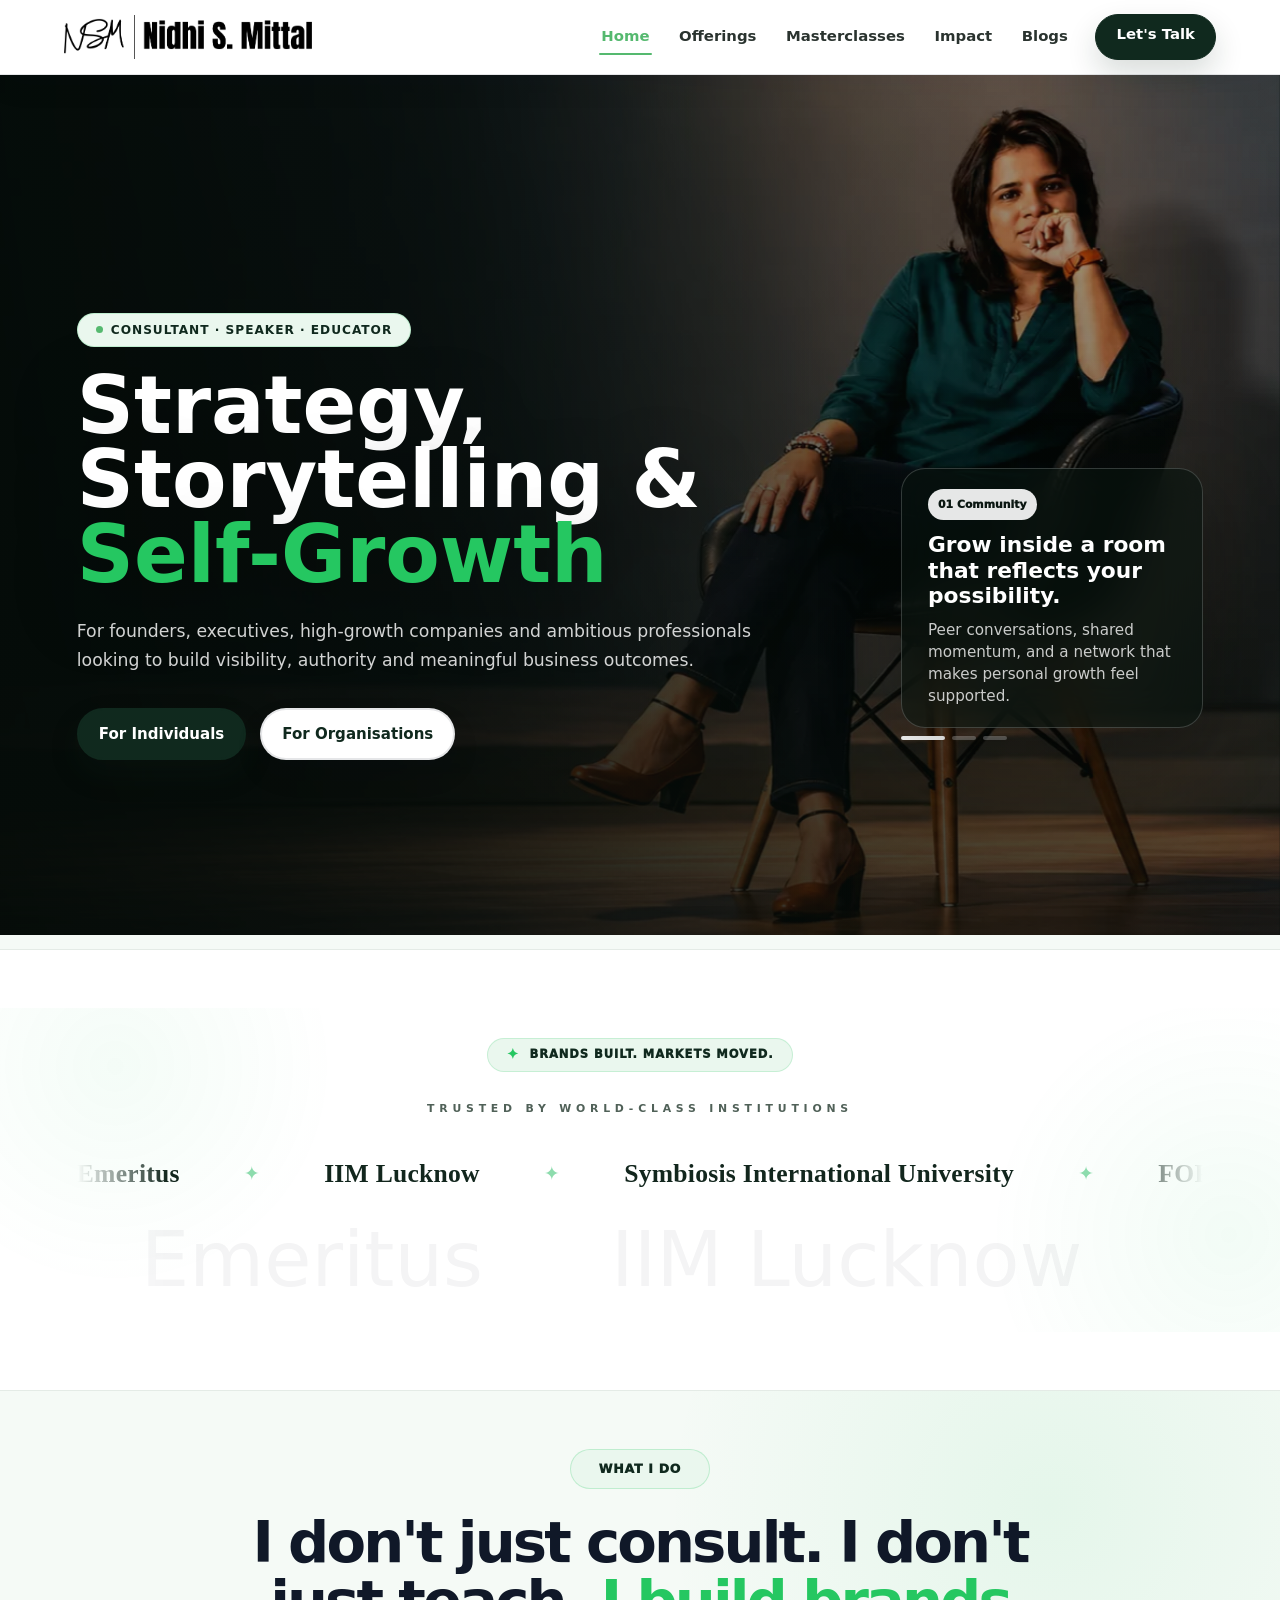
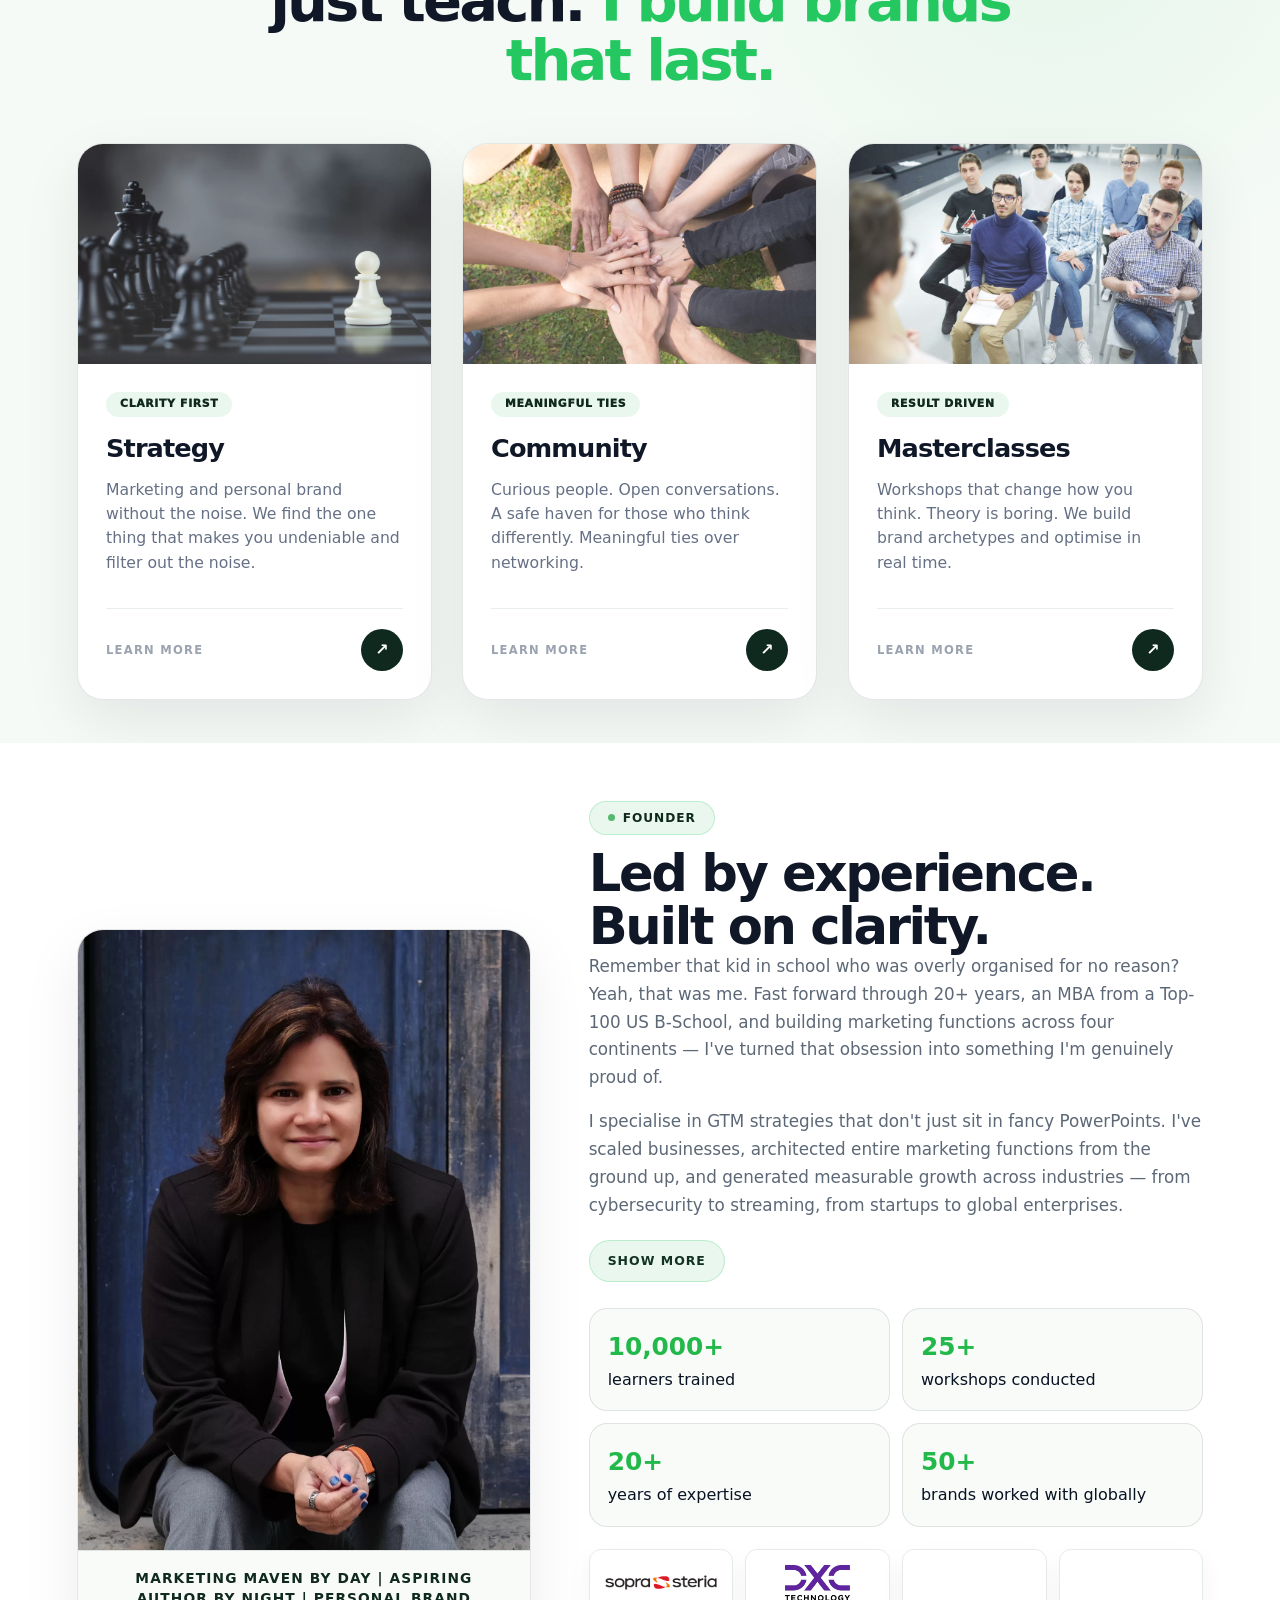
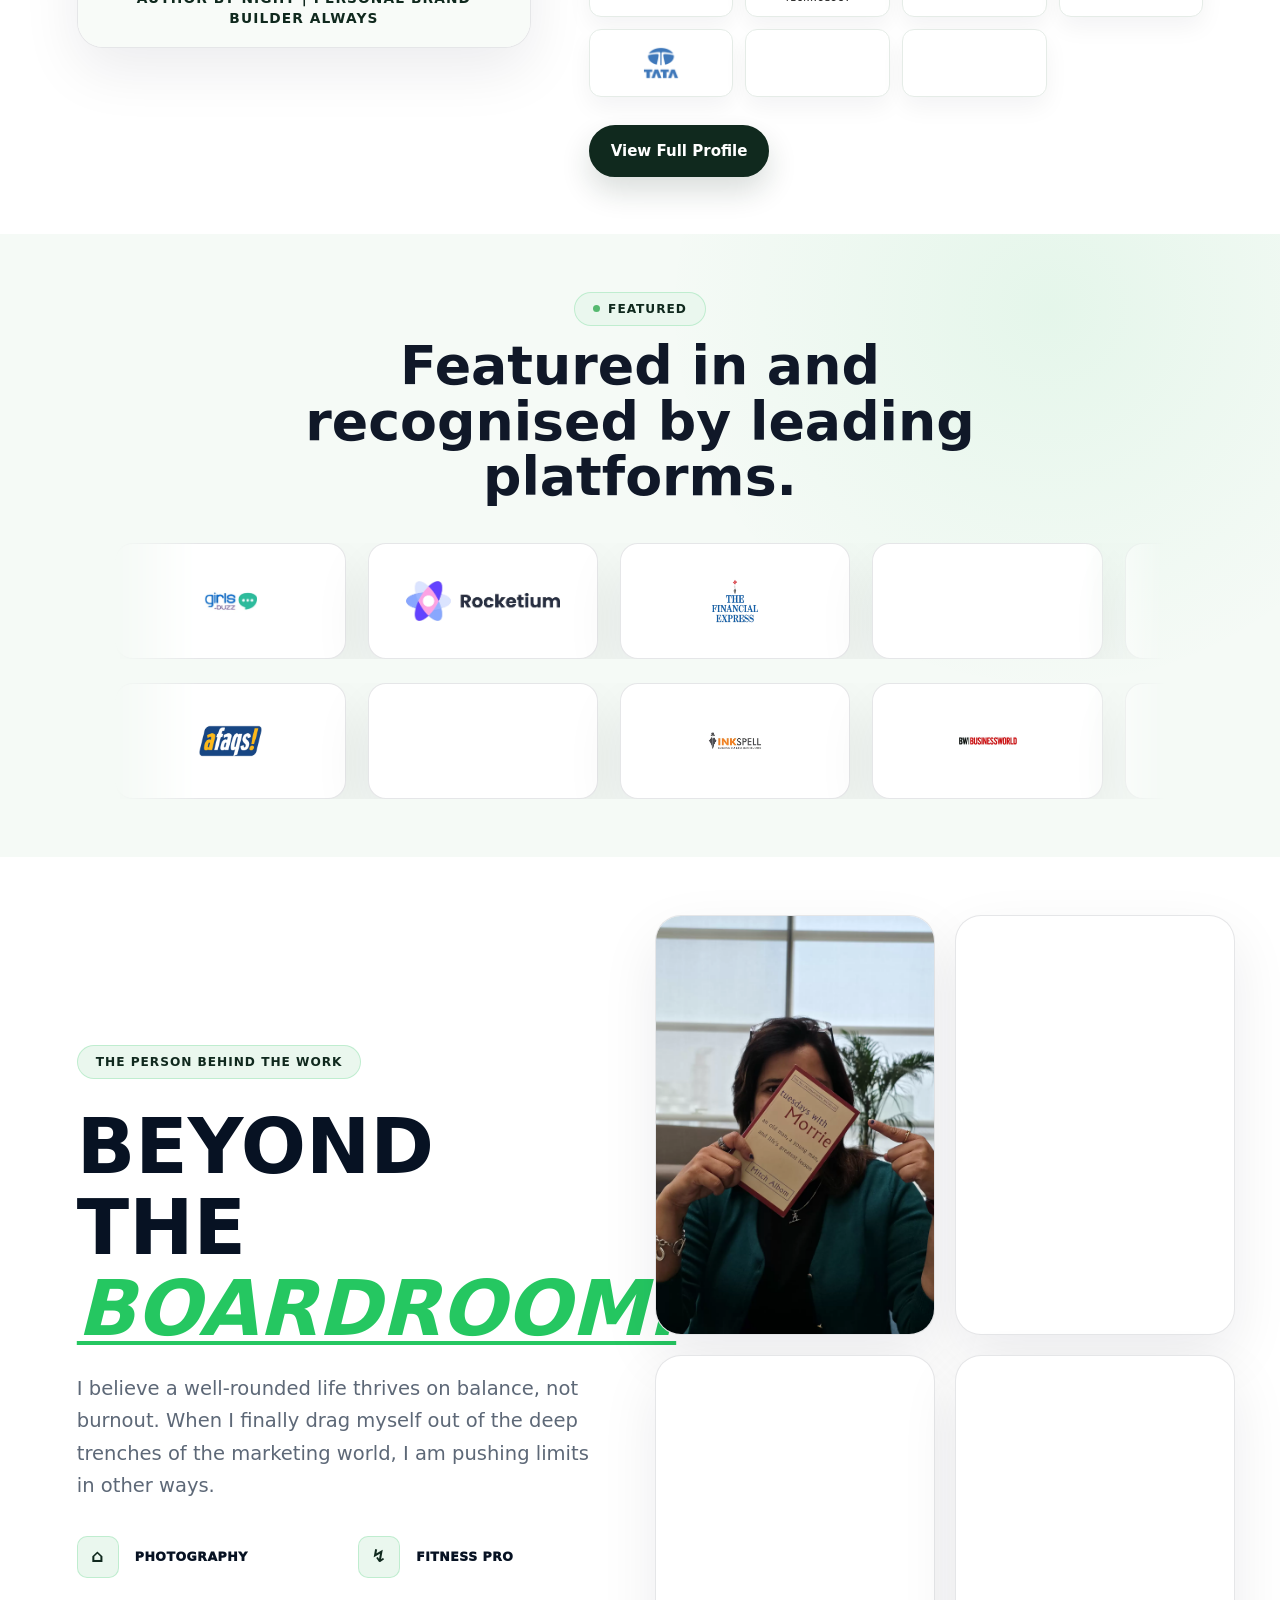
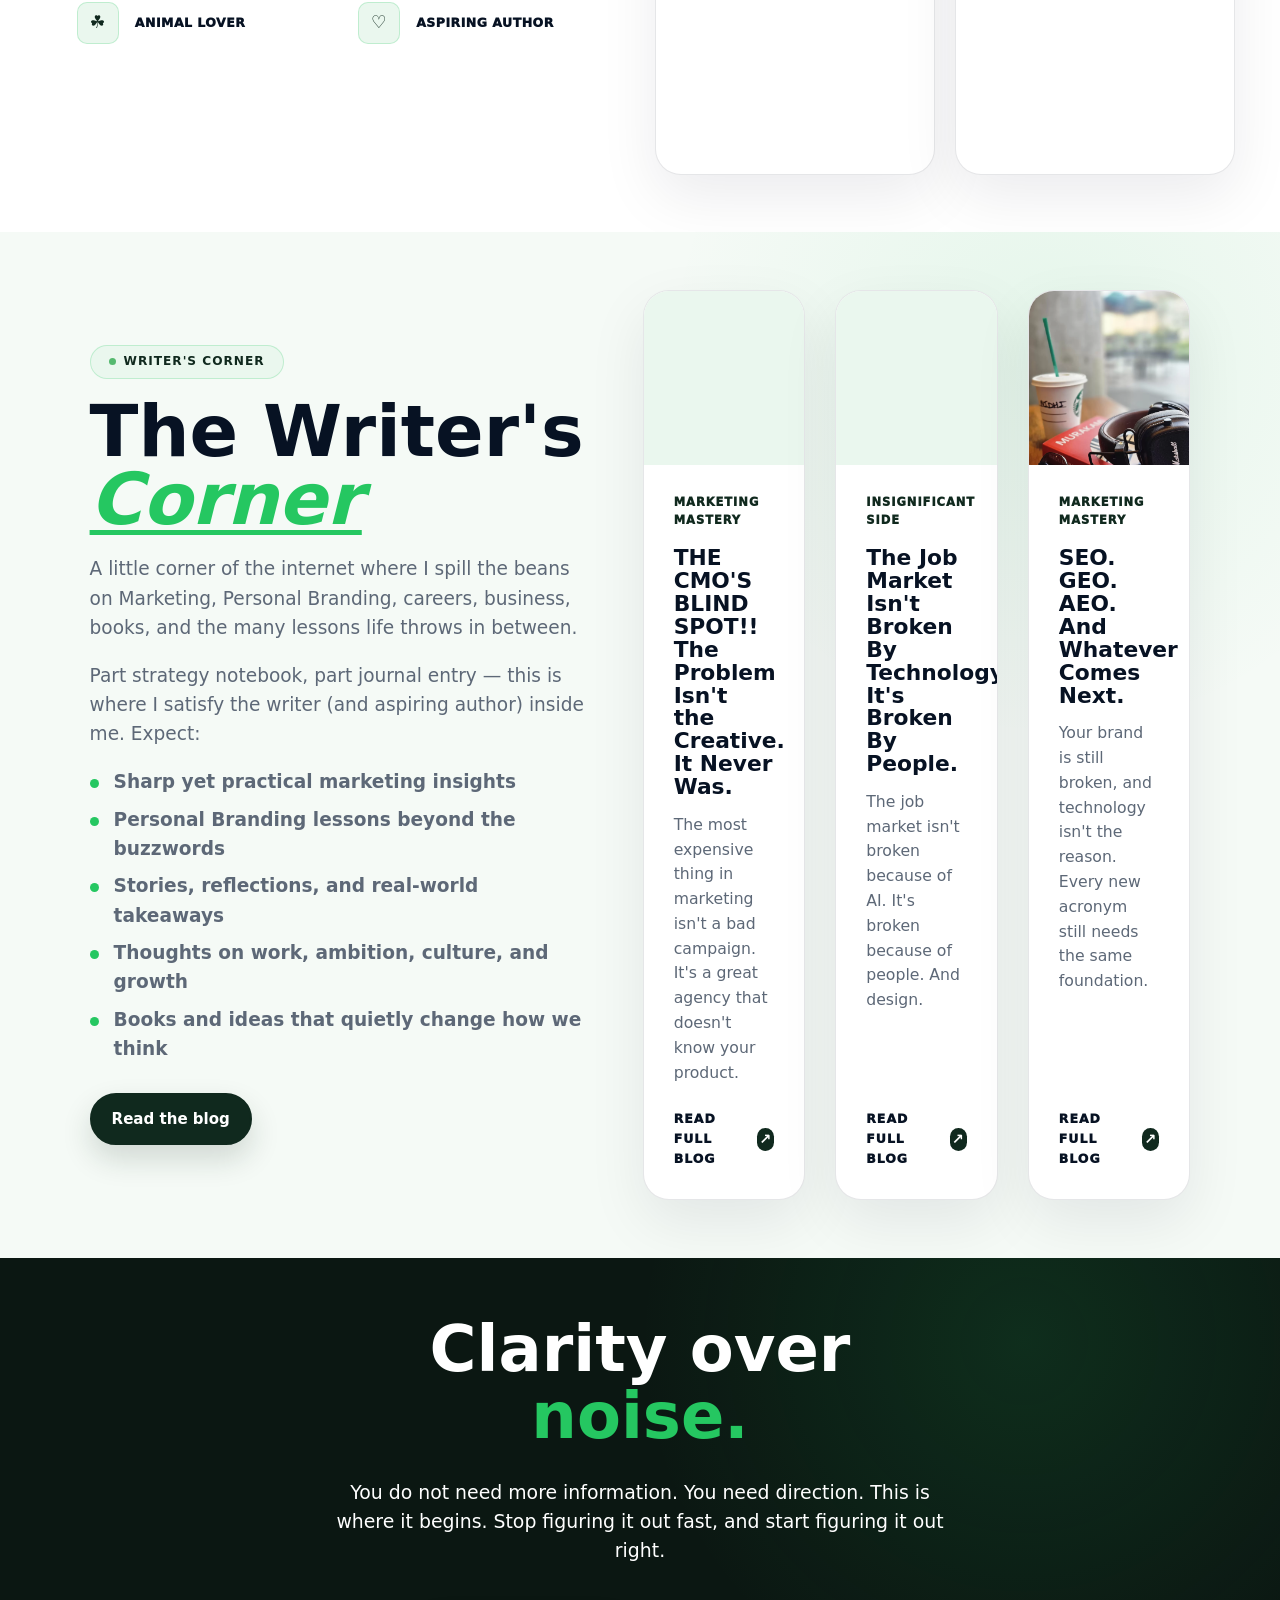
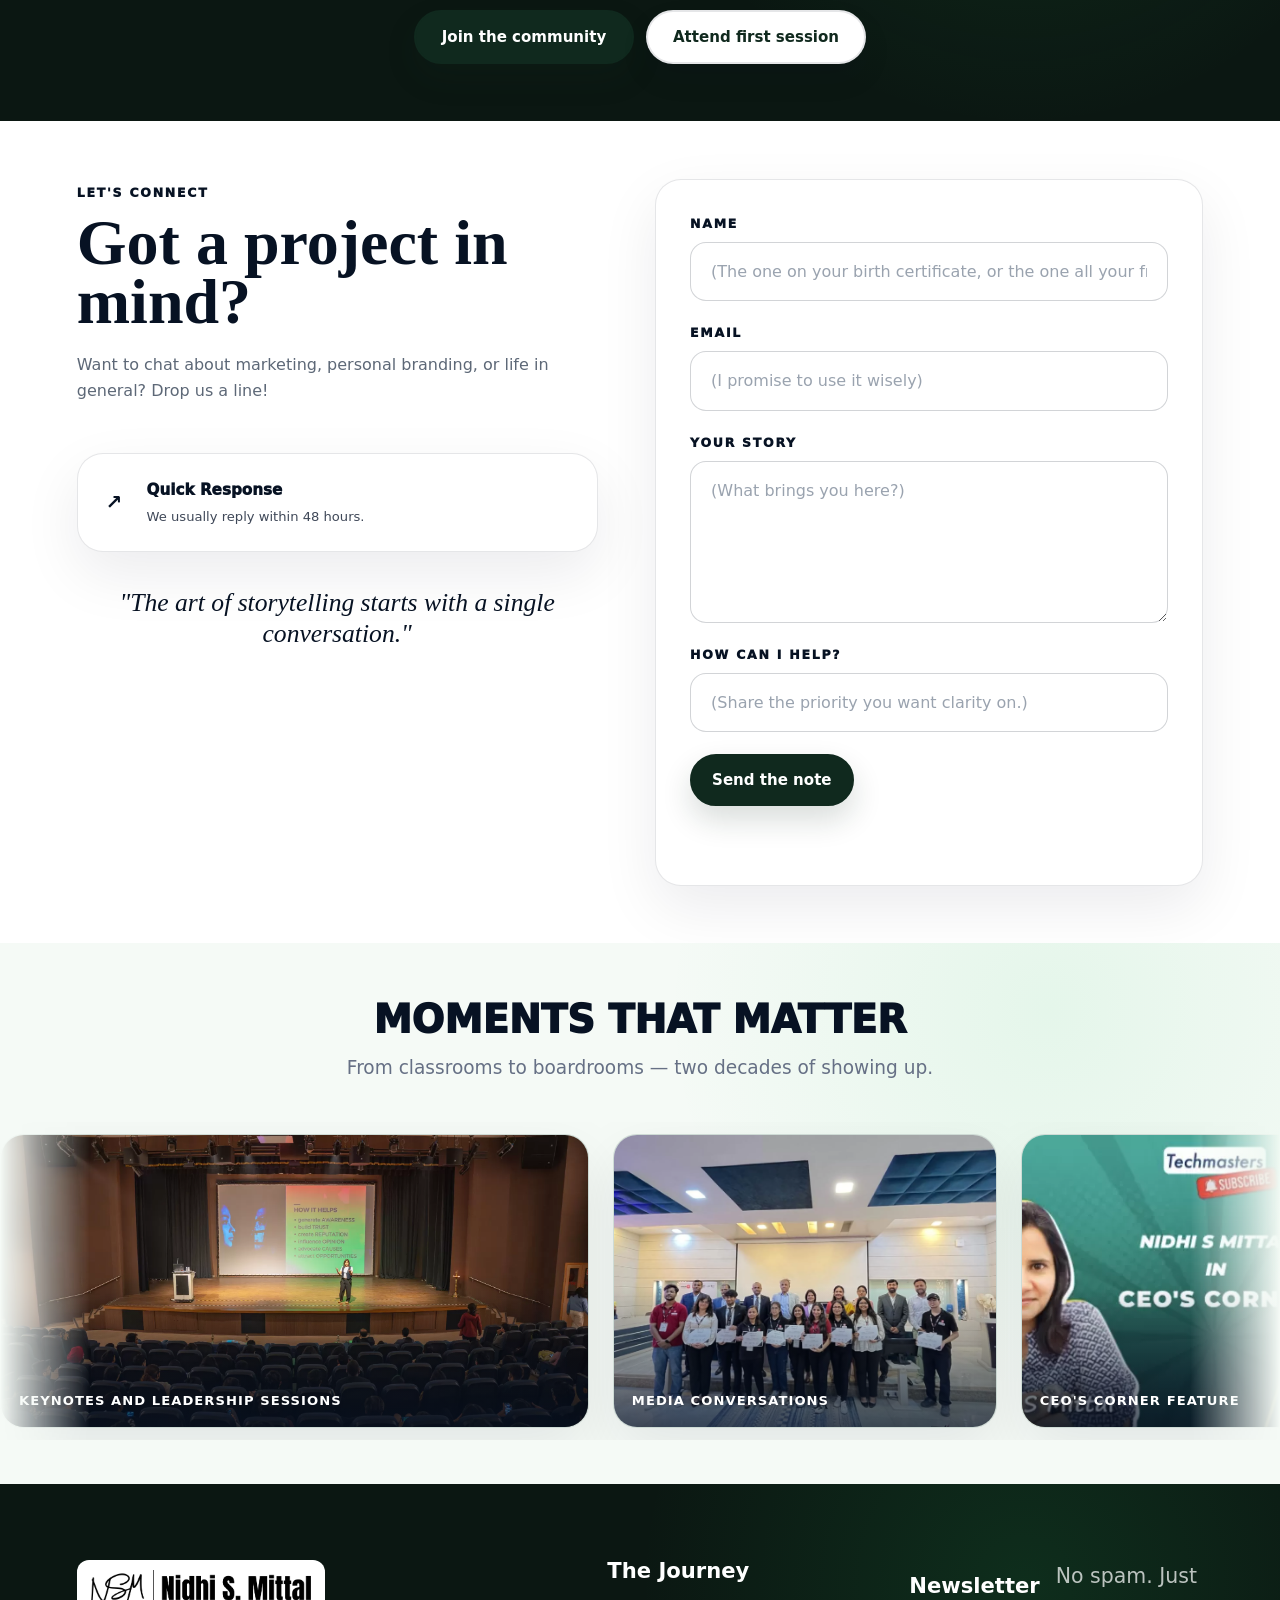
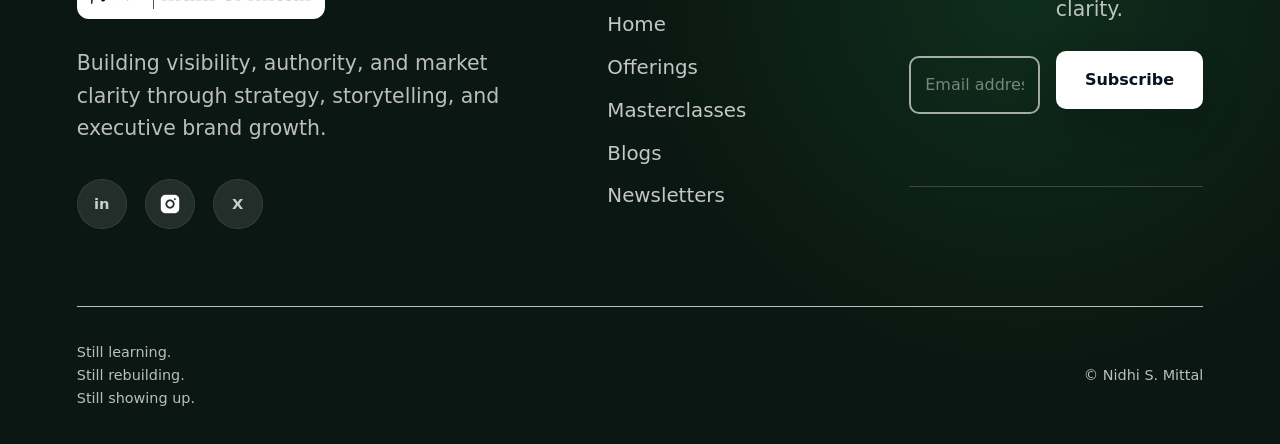
<file: index.html>
<!doctype html>
<html lang="en">
  <head>
    <meta charset="UTF-8" />
    <meta name="viewport" content="width=device-width, initial-scale=1.0" />
    <title>Nidhi S Mittal | Strategy, Storytelling & Brand Growth</title>
    <meta
      name="description"
      content="Nidhi S Mittal helps founders, executives, professionals, and organisations build market clarity, authority, and measurable brand outcomes."
    />
    <link rel="stylesheet" href="styles.css?v=compact-spacing" />
  </head>
  <body>
    <header class="site-header" data-header>
      <a class="brand-mark" href="index.html" aria-label="Nidhi S Mittal home">
        <img loading="lazy" decoding="async" src="assets/nidhi-s-mittal-logo.png" alt="Nidhi S Mittal" />
      </a>
      <button class="menu-toggle" type="button" aria-label="Open navigation" data-menu-toggle>
        <span></span><span></span><span></span>
      </button>
      <nav class="site-nav" data-nav>
        <a href="index.html" aria-current="page">Home</a>
        <a href="strategy/">Offerings</a>
        <a href="masterclasses/">Masterclasses</a>
        <a href="index.html#impact">Impact</a>
        <a href="blogs.html">Blogs</a>
        <a class="nav-cta" href="#contact-form">Let's Talk</a>
      </nav>
    </header>

    <main>
      <!-- Hero / brand awakening -->
      <section class="hero full-bleed" id="home">
        <div class="hero-media hero-cover-slideshow" aria-hidden="true" data-cover-slider>
          <div class="hero-cover-slide active" data-cover-slide style="--cover-image: url('assets/hero-nidhi-cover.webp'); --cover-position: center center;"></div>
          <div class="hero-cover-slide" data-cover-slide style="--cover-image: url('assets/hero-nidhi-stage-1.webp'); --cover-position: center center;"></div>
          <div class="hero-cover-slide" data-cover-slide style="--cover-image: url('assets/hero-nidhi-stage-2.webp'); --cover-position: center center;"></div>
        </div>
        <div class="hero-content">
          <p class="eyebrow">Consultant · Speaker · Educator</p>
          <h1>Strategy, Storytelling &amp; <span>Self-Growth</span></h1>
          <p class="hero-copy">
            For founders, executives, high-growth companies and ambitious professionals looking to build visibility, authority and meaningful business outcomes.
          </p>
          <div class="hero-actions">
            <a class="button primary" href="masterclasses/">For Individuals</a>
            <a class="button secondary" href="strategy/">For Organisations</a>
          </div>
        </div>
        <div class="hero-aspect-slider" data-hero-slider aria-label="Consulting and learning pillars">
          <div class="awakening-emoji" aria-hidden="true">✨</div>
          <div class="aspect-slides">
            <article class="aspect-slide active" data-hero-slide>
              <span>01 Community</span>
              <h2>Grow inside a room that reflects your possibility.</h2>
              <p>Peer conversations, shared momentum, and a network that makes personal growth feel supported.</p>
            </article>
            <article class="aspect-slide" data-hero-slide>
              <span>02 Masterclass</span>
              <h2>Learn from expert-led sessions built for clarity.</h2>
              <p>High-impact modules that turn positioning, story, and presence into practical action.</p>
            </article>
            <article class="aspect-slide" data-hero-slide>
              <span>03 Strategy</span>
              <h2>Leave with a plan you can actually execute.</h2>
              <p>Tactical frameworks, visibility systems, and a 30-60-90 day path for showing up with intent.</p>
            </article>
          </div>
          <div class="aspect-dots" aria-hidden="true">
            <span class="active" data-hero-dot></span>
            <span data-hero-dot></span>
            <span data-hero-dot></span>
          </div>
        </div>
        <div class="hero-card founder-hero-card" aria-label="Brand awakening blocks">
          <img loading="lazy" decoding="async" src="assets/brand-awakening-blocks.webp" alt="Hand placing a wooden block marked brand in a business growth sequence" />
          <div class="founder-hero-label">
            <span>Founder</span>
            <strong>Nidhi S. Mittal</strong>
          </div>
        </div>
      </section>

      <!-- Institution proof -->
      <section class="interactive-proof" aria-label="Institution and brand collaborations">
        <article class="proof-panel worked-with">
          <div class="institution-badge">Brands built. Markets moved.</div>
          <div class="trusted-line">
            <p>Trusted by World-Class Institutions</p>
          </div>
          <div class="institution-logos" aria-label="Worked with institutions">
            <div class="logo-ghosts" aria-hidden="true">
              <div class="logo-ghost-track">
                <span>Emeritus</span><span>IIM Lucknow</span><span>Symbiosis</span><span>FORE</span><span>Financial Express</span><span>IIM Sirmaur</span>
                <span>Board Infinity</span><span>GMR Foundation</span><span>Masters' Union</span><span>JUNO</span>
              </div>
            </div>
            <div class="institution-logo-track">
              <div class="logo-sequence">
                <span class="logo-item">Emeritus</span>
                <span class="logo-item">IIM Lucknow</span>
                <span class="logo-item">Symbiosis International University</span>
                <span class="logo-item">FORE School of Management</span>
                <span class="logo-item">Financial Express</span>
                <span class="logo-item">IIM Sirmaur</span>
                <span class="logo-item">Board Infinity</span>
                <span class="logo-item">GMR Varalakshmi Foundation</span>
                <span class="logo-item">Masters' Union</span>
                <span class="logo-item">JUNO</span>
              </div>
              <div class="logo-sequence" aria-hidden="true">
                <span class="logo-item">Emeritus</span>
                <span class="logo-item">IIM Lucknow</span>
                <span class="logo-item">Symbiosis International University</span>
                <span class="logo-item">FORE School of Management</span>
                <span class="logo-item">Financial Express</span>
                <span class="logo-item">IIM Sirmaur</span>
                <span class="logo-item">Board Infinity</span>
                <span class="logo-item">GMR Varalakshmi Foundation</span>
                <span class="logo-item">Masters' Union</span>
                <span class="logo-item">JUNO</span>
              </div>
            </div>
          </div>
        </article>
      </section>

      <!-- Program pathways -->
      <section class="narrative-shift" id="philosophy" aria-label="Consulting approach">
        <div class="narrative-heading">
          <a href="how-sattori-works.html">WHAT I DO</a>
          <h2>I don't just consult. I don't just teach. <em>I build brands that last.</em></h2>
        </div>
        <div class="narrative-cards">
          <article class="narrative-card strategy-card" data-card-link="strategy/" tabindex="0">
            <div class="narrative-image" aria-hidden="true"></div>
            <div class="narrative-copy">
              <span>Clarity first</span>
              <h3>Strategy</h3>
              <p>Marketing and personal brand without the noise. We find the one thing that makes you undeniable and filter out the noise.</p>
              <a href="strategy/" aria-label="Learn more about strategy">Learn more <b>↗</b></a>
            </div>
          </article>
          <article class="narrative-card community-card" data-card-link="community/" tabindex="0">
            <div class="narrative-image" aria-hidden="true"></div>
            <div class="narrative-copy">
              <span>Meaningful ties</span>
              <h3>Community</h3>
              <p>Curious people. Open conversations. A safe haven for those who think differently. Meaningful ties over networking.</p>
              <a href="community/" aria-label="Learn more about community">Learn more <b>↗</b></a>
            </div>
          </article>
          <article class="narrative-card masterclass-card" data-card-link="masterclasses/" tabindex="0">
            <div class="narrative-image" aria-hidden="true"></div>
            <div class="narrative-copy">
              <span>Result driven</span>
              <h3>Masterclasses</h3>
              <p>Workshops that change how you think. Theory is boring. We build brand archetypes and optimise in real time.</p>
              <a href="masterclasses/" aria-label="Learn more about masterclasses">Learn more <b>↗</b></a>
            </div>
          </article>
        </div>
      </section>

      <!-- Founder -->
      <section class="section founder-section">
        <figure class="founder-image">
          <img loading="lazy" decoding="async" src="assets/nidhi-s-mittal.webp" alt="Nidhi S Mittal" />
          <figcaption>Marketing Maven by Day | Aspiring Author by Night | Personal Brand Builder Always</figcaption>
        </figure>
        <div class="founder-copy">
          <span class="section-kicker">Founder</span>
          <h2>Led by experience. Built on clarity.</h2>
          <p>
            Remember that kid in school who was overly organised for no reason? Yeah, that was me.
            Fast forward through 20+ years, an MBA from a Top-100 US B-School, and building marketing
            functions across four continents — I've turned that obsession into something I'm genuinely
            proud of.
          </p>
          <p>
            I specialise in GTM strategies that don't just sit in fancy PowerPoints. I've scaled
            businesses, architected entire marketing functions from the ground up, and generated
            measurable growth across industries — from cybersecurity to streaming, from startups to
            global enterprises.
          </p>
          <div class="founder-more-content" id="founder-more-copy" hidden>
            <p>
              From solopreneur to leading teams across the US, Australia, and Dubai, I've navigated
              enough business challenges to know one thing for certain: strategy only works when it's
              built to execute.
            </p>
            <p>
              Beyond boardrooms and brand decks, I've trained students and professionals at some of
              India's most respected institutions — IIT, IIM, Emeritus, and Symbiosis, among others.
              My work in this space has always been about one thing: closing the gap between what academia
              teaches and what the real world demands.
            </p>
            <p>
              And when I finally drag myself out of the marketing trenches? I'm a photographer, a fitness
              enthusiast, and a hardcore animal lover. Whether I'm mentoring professionals or running
              miles before sunrise, I believe in pushing limits — just like I do in everything else.
            </p>
          </div>
          <button class="founder-more-toggle" type="button" aria-expanded="false" aria-controls="founder-more-copy" data-founder-more>
            Show more
          </button>
          <div class="stat-grid">
            <span><strong>10,000+</strong> learners trained</span>
            <span><strong>25+</strong> workshops conducted</span>
            <span><strong>20+</strong> years of expertise</span>
            <span><strong>50+</strong> brands worked with globally</span>
          </div>
          <div class="founder-work-logos" aria-label="Professional experience logos">
            <span class="wide"><img loading="lazy" decoding="async" src="assets/work-logos/sopra-steria.webp" alt="Sopra Steria" /></span>
            <span><img loading="lazy" decoding="async" src="assets/work-logos/dxc-technology.webp" alt="DXC Technology" /></span>
            <span class="wide"><img loading="lazy" decoding="async" src="assets/work-logos/toyota-financial-services.webp" alt="Toyota Financial Services" /></span>
            <span class="wide"><img loading="lazy" decoding="async" src="assets/work-logos/british-council.webp" alt="British Council" /></span>
            <span class="square"><img loading="lazy" decoding="async" src="assets/work-logos/tata.png" alt="Tata" /></span>
            <span class="wide"><img loading="lazy" decoding="async" src="assets/work-logos/jiosaavn.webp" alt="JioSaavn" /></span>
            <span class="square"><img loading="lazy" decoding="async" src="assets/work-logos/bv.webp" alt="BV" /></span>
          </div>
          <div class="button-row">
            <a class="button primary" href="about/">View Full Profile</a>
          </div>
        </div>
      </section>

      <!-- Featured in -->
      <section class="featured-in section" aria-label="Featured in">
        <div class="section-heading compact">
          <span class="section-kicker">Featured</span>
          <h2>Featured in and recognised by leading platforms.</h2>
        </div>
        <div class="featured-marquee" aria-label="Featured media and platform logos">
          <div class="featured-logo-row move-left">
            <div class="featured-logo-track">
              <article><img loading="lazy" decoding="async" src="assets/featured-girls-buzz.webp" alt="Girls Buzz" /></article>
              <article><img loading="lazy" decoding="async" src="assets/featured-financial-express-stacked.webp" alt="The Financial Express" /></article>
              <article><img loading="lazy" decoding="async" src="assets/featured-logo-5.webp" alt="The Financial Express" /></article>
              <article><img loading="lazy" decoding="async" src="assets/featured-financial-express-wide.webp" alt="Financial Express" /></article>
              <article><img loading="lazy" decoding="async" src="assets/featured-dma-asia.webp" alt="DMA Asia" /></article>
              <article><img loading="lazy" decoding="async" src="assets/featured-peppercontent.webp" alt="Pepper Content" /></article>
              <article aria-hidden="true"><img loading="lazy" decoding="async" src="assets/featured-girls-buzz.webp" alt="" /></article>
              <article aria-hidden="true"><img loading="lazy" decoding="async" src="assets/featured-financial-express-stacked.webp" alt="" /></article>
              <article aria-hidden="true"><img loading="lazy" decoding="async" src="assets/featured-logo-5.webp" alt="" /></article>
              <article aria-hidden="true"><img loading="lazy" decoding="async" src="assets/featured-financial-express-wide.webp" alt="" /></article>
              <article aria-hidden="true"><img loading="lazy" decoding="async" src="assets/featured-dma-asia.webp" alt="" /></article>
              <article aria-hidden="true"><img loading="lazy" decoding="async" src="assets/featured-peppercontent.webp" alt="" /></article>
            </div>
          </div>
          <div class="featured-logo-row move-right">
            <div class="featured-logo-track">
              <article><img loading="lazy" decoding="async" src="assets/featured-afaqs.webp" alt="Afaqs" /></article>
              <article><img loading="lazy" decoding="async" src="assets/featured-the-drum.webp" alt="The Drum" /></article>
              <article><img loading="lazy" decoding="async" src="assets/featured-inkspell.webp" alt="Inkspell" /></article>
              <article><img loading="lazy" decoding="async" src="assets/featured-businessworld.webp" alt="Businessworld" /></article>
              <article><img loading="lazy" decoding="async" src="assets/featured-iamai.webp" alt="IAMAI" /></article>
              <article><img loading="lazy" decoding="async" src="assets/featured-cnbc18.webp" alt="CNBC TV18" /></article>
              <article aria-hidden="true"><img loading="lazy" decoding="async" src="assets/featured-afaqs.webp" alt="" /></article>
              <article aria-hidden="true"><img loading="lazy" decoding="async" src="assets/featured-the-drum.webp" alt="" /></article>
              <article aria-hidden="true"><img loading="lazy" decoding="async" src="assets/featured-inkspell.webp" alt="" /></article>
              <article aria-hidden="true"><img loading="lazy" decoding="async" src="assets/featured-businessworld.webp" alt="" /></article>
              <article aria-hidden="true"><img loading="lazy" decoding="async" src="assets/featured-iamai.webp" alt="" /></article>
              <article aria-hidden="true"><img loading="lazy" decoding="async" src="assets/featured-cnbc18.webp" alt="" /></article>
            </div>
          </div>
        </div>
      </section>

      <!-- Founder personality -->
      <section class="beyond-boardroom" aria-label="The person behind the work">
        <div class="beyond-copy">
          <span class="tilt-label">The person behind the work</span>
          <h2>Beyond the <em>boardroom.</em></h2>
          <p>
            I believe a well-rounded life thrives on balance, not burnout. When I finally
            drag myself out of the deep trenches of the marketing world, I am pushing
            limits in other ways.
          </p>
          <div class="beyond-tags">
            <span><b>⌂</b> Photography</span>
            <span><b>↯</b> Fitness pro</span>
            <span><b>☘</b> Animal lover</span>
            <span><b>♡</b> Aspiring author</span>
          </div>
        </div>
        <div class="beyond-tiles" aria-hidden="true">
          <article class="beyond-tile image-tile">
            <img loading="lazy" decoding="async" src="assets/person-author.webp" alt="" />
          </article>
          <article class="beyond-tile image-tile">
            <img loading="lazy" decoding="async" src="assets/person-photography.webp" alt="" />
          </article>
          <article class="beyond-tile image-tile">
            <img loading="lazy" decoding="async" src="assets/person-runner.webp" alt="" />
          </article>
          <article class="beyond-tile image-tile">
            <img loading="lazy" decoding="async" src="assets/person-animal-lover.webp" alt="" />
          </article>
        </div>
      </section>

      <!-- Writer's Corner -->
      <section class="writer-corner section" aria-label="Writer's Corner">
        <div class="writer-corner-intro">
          <span class="section-kicker">Writer's Corner</span>
          <h2>The Writer's <em>Corner</em></h2>
          <p>
            A little corner of the internet where I spill the beans on Marketing, Personal Branding,
            careers, business, books, and the many lessons life throws in between.
          </p>
          <p>
            Part strategy notebook, part journal entry — this is where I satisfy the writer (and aspiring
            author) inside me. Expect:
          </p>
          <ul>
            <li>Sharp yet practical marketing insights</li>
            <li>Personal Branding lessons beyond the buzzwords</li>
            <li>Stories, reflections, and real-world takeaways</li>
            <li>Thoughts on work, ambition, culture, and growth</li>
            <li>Books and ideas that quietly change how we think</li>
          </ul>
          <a class="button primary" href="blogs.html">Read the blog</a>
        </div>
        <div class="writer-articles" aria-label="Latest articles from the blog">
          <article>
            <figure class="writer-article-image">
              <img loading="lazy" decoding="async" src="assets/blog-cmo-blind-spot.webp" alt="Coffee, notebook, and cake on a cafe table" />
            </figure>
            <span>Marketing mastery</span>
            <h3>THE CMO'S BLIND SPOT!! The Problem Isn't the Creative. It Never Was.</h3>
            <p>
              The most expensive thing in marketing isn't a bad campaign. It's a great agency that doesn't know your product.
            </p>
            <a href="blogs.html#cmo-blind-spot">Read full blog <b>↗</b></a>
          </article>
          <article>
            <figure class="writer-article-image">
              <img loading="lazy" decoding="async" src="assets/blog-job-market-bookshop.webp" alt="Nidhi S Mittal reading in a bookstore" />
            </figure>
            <span>Insignificant Side</span>
            <h3>The Job Market Isn't Broken By Technology. It's Broken By People.</h3>
            <p>
              The job market isn't broken because of AI. It's broken because of people. And design.
            </p>
            <a href="blogs.html#job-market-system">Read full blog <b>↗</b></a>
          </article>
          <article>
            <figure class="writer-article-image">
              <img loading="lazy" decoding="async" src="assets/blog-seo-geo-aeo.webp" alt="Book, headphones, and coffee on a table" />
            </figure>
            <span>Marketing mastery</span>
            <h3>SEO. GEO. AEO. And Whatever Comes Next.</h3>
            <p>
              Your brand is still broken, and technology isn't the reason. Every new acronym still needs the same foundation.
            </p>
            <a href="blogs.html#seo-geo-aeo-brand-foundation">Read full blog <b>↗</b></a>
          </article>
        </div>
      </section>

      <!-- Primary call to action -->
      <section class="section community-cta">
        <div>
          <h2>Clarity over <em>noise.</em></h2>
          <p>
            You do not need more information. You need direction. This is where it begins.
            Stop figuring it out fast, and start figuring it out right.
          </p>
        </div>
        <div class="button-row">
          <a class="button primary" href="mailto:reach@nidhimittal.com?subject=Join%20the%20Community">Join the community</a>
          <a class="button secondary" href="agency.html#work-with-us">Attend first session</a>
        </div>
      </section>

      <!-- Contact -->
      <section class="project-contact" id="contact-form" aria-label="Project enquiry">
        <div class="project-contact-copy">
          <span>Let's connect</span>
          <h2>Got a project in mind?</h2>
          <p>Want to chat about marketing, personal branding, or life in general? Drop us a line!</p>
          <div class="quick-response">
            <b>↗</b>
            <div>
              <strong>Quick Response</strong>
              <small>We usually reply within 48 hours.</small>
            </div>
          </div>
          <blockquote>"The art of storytelling starts with a single conversation."</blockquote>
        </div>
        <form
          class="project-form"
          action="mailto:reach@nidhimittal.com"
          method="post"
          enctype="text/plain"
          data-contact-form
        >
          <label>
            <span>Name</span>
            <input type="text" name="name" placeholder="(The one on your birth certificate, or the one all your friends call you!)" required />
          </label>
          <label>
            <span>Email</span>
            <input type="email" name="email" placeholder="(I promise to use it wisely)" required />
          </label>
          <label>
            <span>Your story</span>
            <textarea name="message" rows="5" placeholder="(What brings you here?)" required></textarea>
          </label>
          <label>
            <span>How can I help?</span>
            <input type="text" name="service" placeholder="(Share the priority you want clarity on.)" />
          </label>
          <button class="button primary" type="submit">Send the note</button>
          <p data-contact-message aria-live="polite"></p>
        </form>
      </section>

      <!-- Moments -->
      <section class="impact-stories" id="impact" aria-label="Moments that matter">
        <div class="impact-stories-heading">
          <h2>Moments that matter</h2>
          <p>From classrooms to boardrooms — two decades of showing up.</p>
        </div>
        <div class="moments-marquee" aria-label="Moments gallery">
          <div class="moments-gallery">
            <figure class="moment-card moment-card-wide">
              <img decoding="async" src="assets/moment-auditorium.webp" alt="Nidhi S Mittal speaking to an auditorium audience" loading="lazy" />
              <figcaption>Keynotes and leadership sessions</figcaption>
            </figure>
            <figure class="moment-card">
              <img decoding="async" src="assets/moment-tv-interview.webp" alt="Nidhi S Mittal in a recorded media interview" loading="lazy" />
              <figcaption>Media conversations</figcaption>
            </figure>
            <figure class="moment-card">
              <img decoding="async" src="assets/moment-ceos-corner.webp" alt="Nidhi S Mittal featured in CEO's Corner" loading="lazy" />
              <figcaption>CEO's Corner feature</figcaption>
            </figure>
            <figure class="moment-card">
              <img decoding="async" src="assets/moment-leadership-talk-thumb.webp" alt="Nidhi S Mittal featured on Leadership Talk" loading="lazy" />
              <figcaption>Leadership talk</figcaption>
            </figure>
            <figure class="moment-card">
              <img decoding="async" src="assets/moment-jiosaavn-interview.webp" alt="Nidhi S Mittal in a JioSaavn interview" loading="lazy" />
              <figcaption>Brand marketing interview</figcaption>
            </figure>
            <figure class="moment-card">
              <img decoding="async" src="assets/moment-chitkara-video.webp" alt="Nidhi S Mittal at Chitkara University digital marketing event" loading="lazy" />
              <figcaption>Digital marketing keynote</figcaption>
            </figure>
            <figure class="moment-card">
              <img decoding="async" src="assets/moment-chitkara.webp" alt="Nidhi S Mittal at a digital marketing conclave" loading="lazy" />
              <figcaption>Industry forums</figcaption>
            </figure>
            <figure class="moment-card moment-card-wide">
              <img decoding="async" src="assets/moment-masters-union.webp" alt="Nidhi S Mittal with a Masters' Union cohort" loading="lazy" />
              <figcaption>Business school programs</figcaption>
            </figure>
            <figure class="moment-card">
              <img decoding="async" src="assets/moment-shiv-nadar.webp" alt="Nidhi S Mittal at Shiv Nadar University" loading="lazy" />
              <figcaption>Institution partnerships</figcaption>
            </figure>
            <figure class="moment-card">
              <img decoding="async" src="assets/moment-panel.webp" alt="Nidhi S Mittal on a professional panel" loading="lazy" />
              <figcaption>Panel discussions</figcaption>
            </figure>
            <figure class="moment-card">
              <img decoding="async" src="assets/moment-boardroom.webp" alt="Nidhi S Mittal with a boardroom workshop group" loading="lazy" />
              <figcaption>Boardroom workshops</figcaption>
            </figure>
            <figure class="moment-card">
              <img decoding="async" src="assets/moment-workshop-room.webp" alt="Nidhi S Mittal with workshop participants" loading="lazy" />
              <figcaption>Applied learning rooms</figcaption>
            </figure>
            <figure class="moment-card">
              <img decoding="async" src="assets/moment-certified-group.webp" alt="Nidhi S Mittal with participants holding certificates" loading="lazy" />
              <figcaption>Student outcomes</figcaption>
            </figure>
            <figure class="moment-card moment-card-wide">
              <img decoding="async" src="assets/moment-professional-group.webp" alt="Nidhi S Mittal with a professional cohort" loading="lazy" />
              <figcaption>Professional cohorts</figcaption>
            </figure>
            <figure class="moment-card">
              <img decoding="async" src="assets/moment-virtual-session.webp" alt="Nidhi S Mittal in a virtual session with participants" loading="lazy" />
              <figcaption>Global virtual sessions</figcaption>
            </figure>
          </div>
          <div class="moments-gallery" aria-hidden="true">
          <figure class="moment-card moment-card-wide">
            <img decoding="async" src="assets/moment-auditorium.webp" alt="" loading="lazy" />
            <figcaption>Keynotes and leadership sessions</figcaption>
          </figure>
          <figure class="moment-card">
            <img decoding="async" src="assets/moment-tv-interview.webp" alt="" loading="lazy" />
            <figcaption>Media conversations</figcaption>
          </figure>
          <figure class="moment-card">
            <img decoding="async" src="assets/moment-ceos-corner.webp" alt="" loading="lazy" />
            <figcaption>CEO's Corner feature</figcaption>
          </figure>
          <figure class="moment-card">
            <img decoding="async" src="assets/moment-leadership-talk-thumb.webp" alt="" loading="lazy" />
            <figcaption>Leadership talk</figcaption>
          </figure>
          <figure class="moment-card">
            <img decoding="async" src="assets/moment-jiosaavn-interview.webp" alt="" loading="lazy" />
            <figcaption>Brand marketing interview</figcaption>
          </figure>
          <figure class="moment-card">
            <img decoding="async" src="assets/moment-chitkara-video.webp" alt="" loading="lazy" />
            <figcaption>Digital marketing keynote</figcaption>
          </figure>
          <figure class="moment-card">
            <img decoding="async" src="assets/moment-chitkara.webp" alt="" loading="lazy" />
            <figcaption>Industry forums</figcaption>
          </figure>
          <figure class="moment-card moment-card-wide">
            <img decoding="async" src="assets/moment-masters-union.webp" alt="" loading="lazy" />
            <figcaption>Business school programs</figcaption>
          </figure>
          <figure class="moment-card">
            <img decoding="async" src="assets/moment-shiv-nadar.webp" alt="" loading="lazy" />
            <figcaption>Institution partnerships</figcaption>
          </figure>
          <figure class="moment-card">
            <img decoding="async" src="assets/moment-panel.webp" alt="" loading="lazy" />
            <figcaption>Panel discussions</figcaption>
          </figure>
          <figure class="moment-card">
            <img decoding="async" src="assets/moment-boardroom.webp" alt="" loading="lazy" />
            <figcaption>Boardroom workshops</figcaption>
          </figure>
          <figure class="moment-card">
            <img decoding="async" src="assets/moment-workshop-room.webp" alt="" loading="lazy" />
            <figcaption>Applied learning rooms</figcaption>
          </figure>
          <figure class="moment-card">
            <img decoding="async" src="assets/moment-certified-group.webp" alt="" loading="lazy" />
            <figcaption>Student outcomes</figcaption>
          </figure>
          <figure class="moment-card moment-card-wide">
            <img decoding="async" src="assets/moment-professional-group.webp" alt="" loading="lazy" />
            <figcaption>Professional cohorts</figcaption>
          </figure>
          <figure class="moment-card">
            <img decoding="async" src="assets/moment-virtual-session.webp" alt="" loading="lazy" />
            <figcaption>Global virtual sessions</figcaption>
          </figure>
          </div>
        </div>
      </section>

    </main>

    <footer class="site-footer" id="contact">
      <div class="footer-main">
        <div class="footer-brand-block">
          <a class="brand-mark footer-brand" href="index.html" aria-label="Nidhi S Mittal home">
            <img loading="lazy" decoding="async" src="assets/nidhi-s-mittal-logo.png" alt="Nidhi S Mittal" />
          </a>
          <p>Building visibility, authority, and market clarity through strategy, storytelling, and executive brand growth.</p>
          <div class="footer-socials" aria-label="Social links">
            <a href="https://www.linkedin.com/in/reachnidhi/" target="_blank" rel="noreferrer" aria-label="LinkedIn">in</a>
            <a href="https://www.instagram.com/reachnidhi/" target="_blank" rel="noreferrer" aria-label="Instagram"><img loading="lazy" decoding="async" src="assets/footer-instagram.webp" alt="" /></a>
            <a href="https://x.com/reachnidhi" target="_blank" rel="noreferrer" aria-label="X / Twitter">X</a>
          </div>
        </div>
        <nav class="footer-links" aria-label="Footer navigation">
          <h3>The Journey</h3>
          <a href="index.html">Home</a>
          <a href="strategy/">Offerings</a>
          <a href="masterclasses/">Masterclasses</a>
          <a href="blogs.html">Blogs</a>
          <a href="https://www.linkedin.com/newsletters/6964929938315489281/" target="_blank" rel="noreferrer">Newsletters</a>
        </nav>
        <form class="footer-newsletter" action="mailto:reach@nidhimittal.com" method="post" enctype="text/plain">
          <h3>Newsletter</h3>
          <p>No spam. Just clarity.</p>
          <label>
            <span>Email address</span>
            <input type="email" name="email" placeholder="Email address" required />
          </label>
          <button type="submit">Subscribe</button>
        </form>
      </div>
      <div class="footer-bottom">
        <span>Still learning.<br />Still rebuilding.<br />Still showing up.</span>
        <span>&copy; Nidhi S. Mittal</span>
      </div>
    </footer>

    <script src="script.js?v=mobile-optimised"></script>
  </body>
</html>
</file>
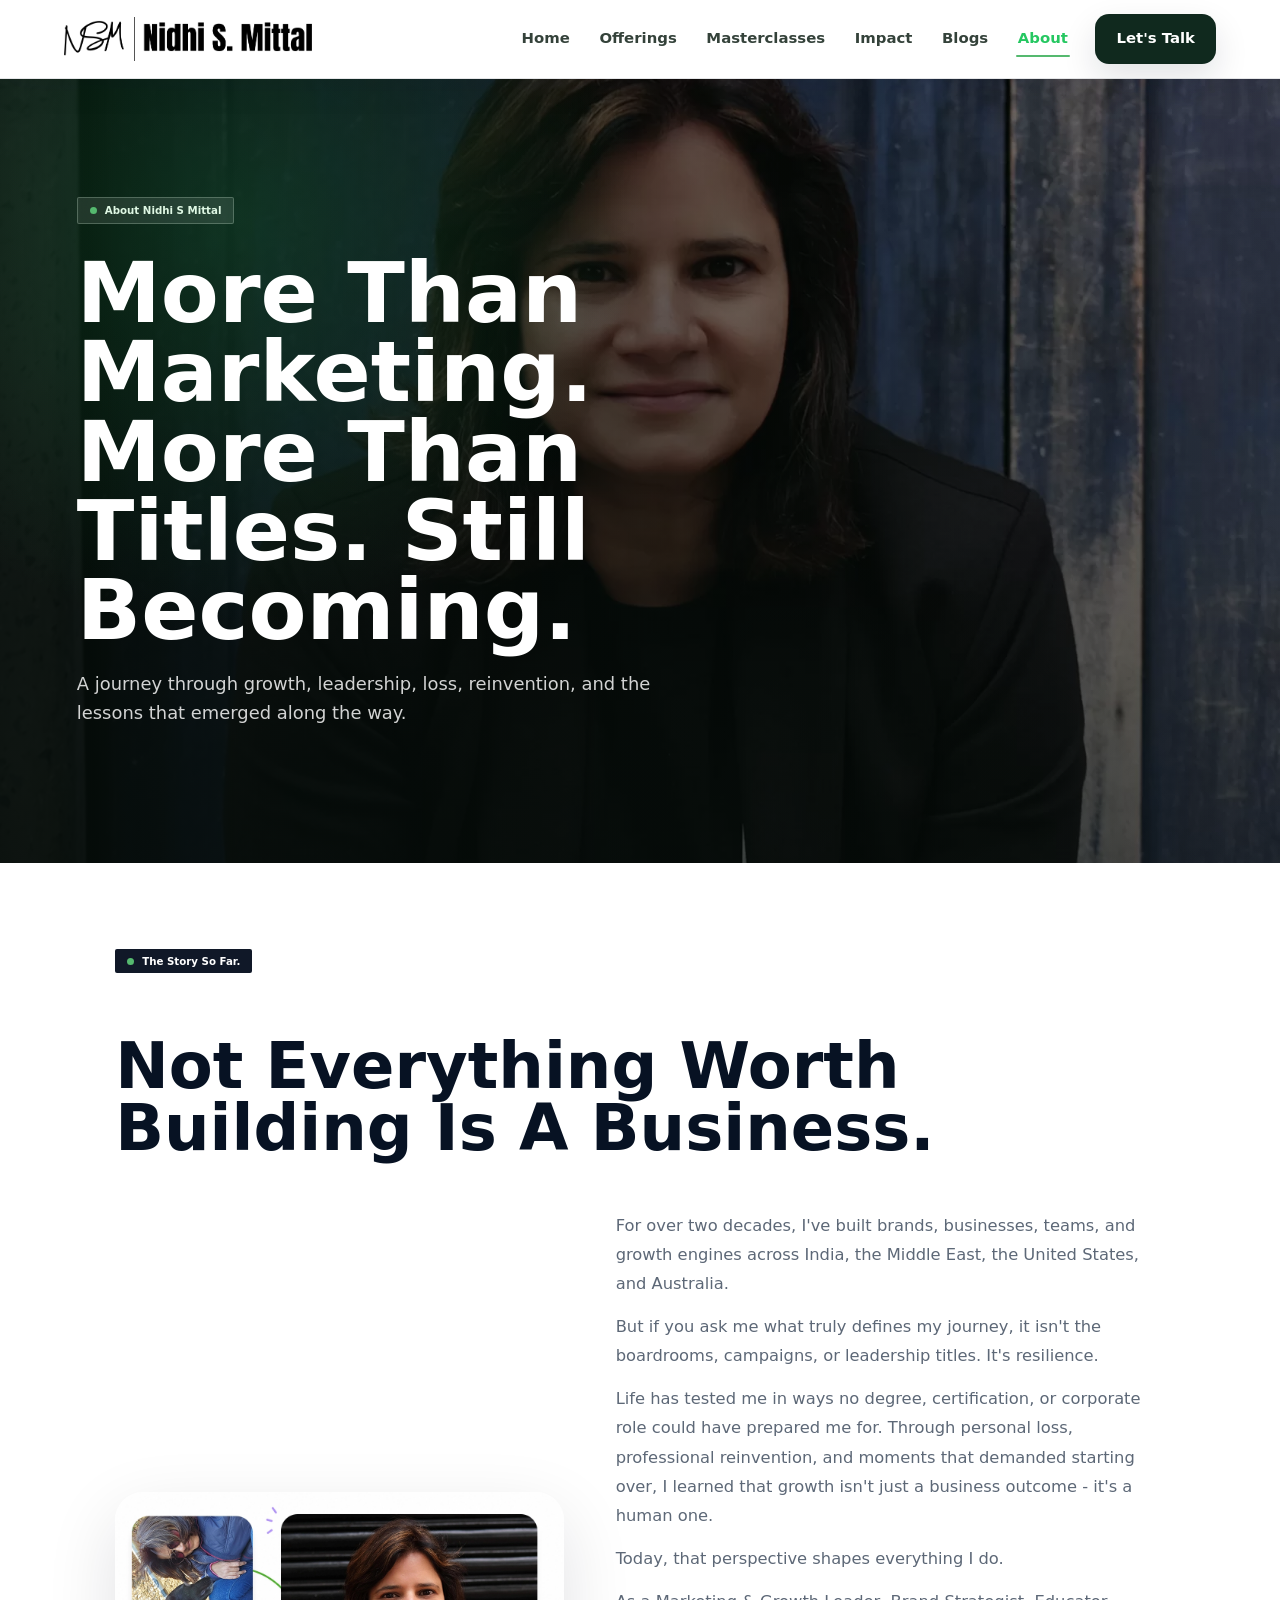
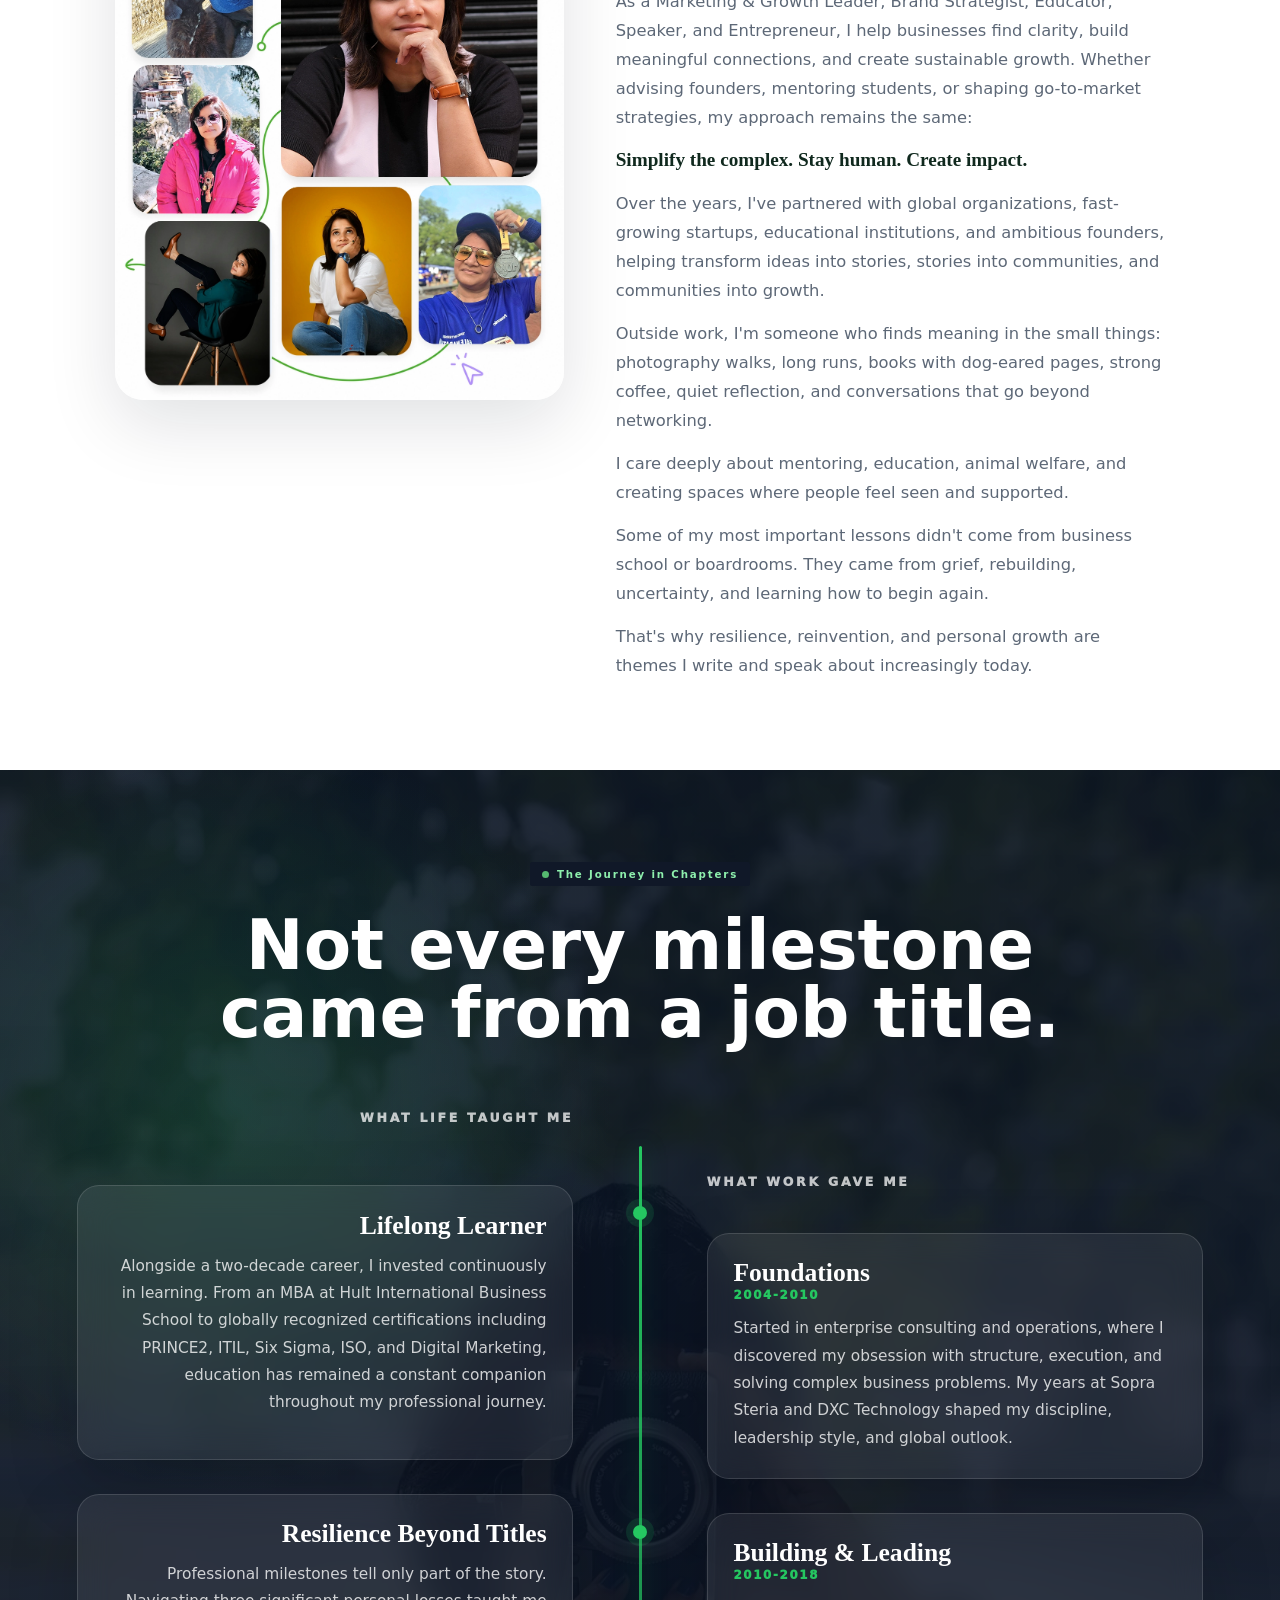
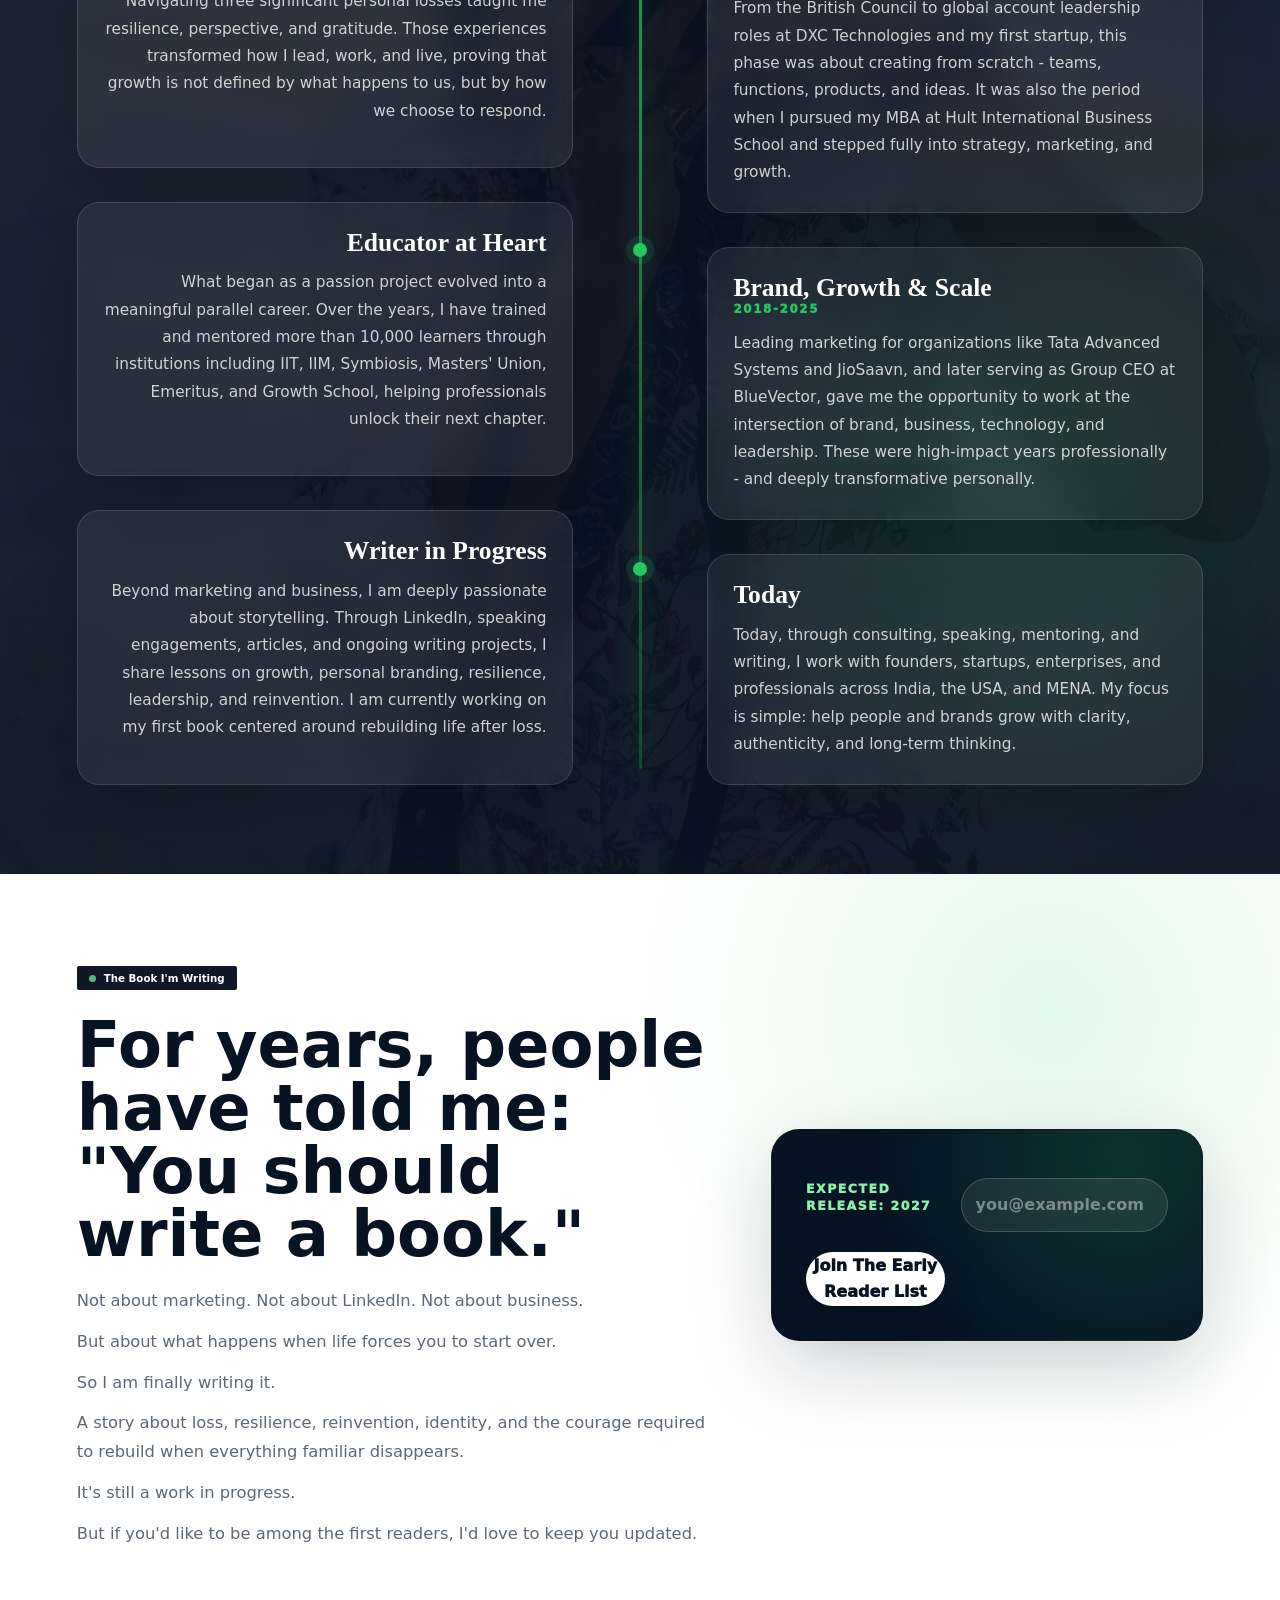
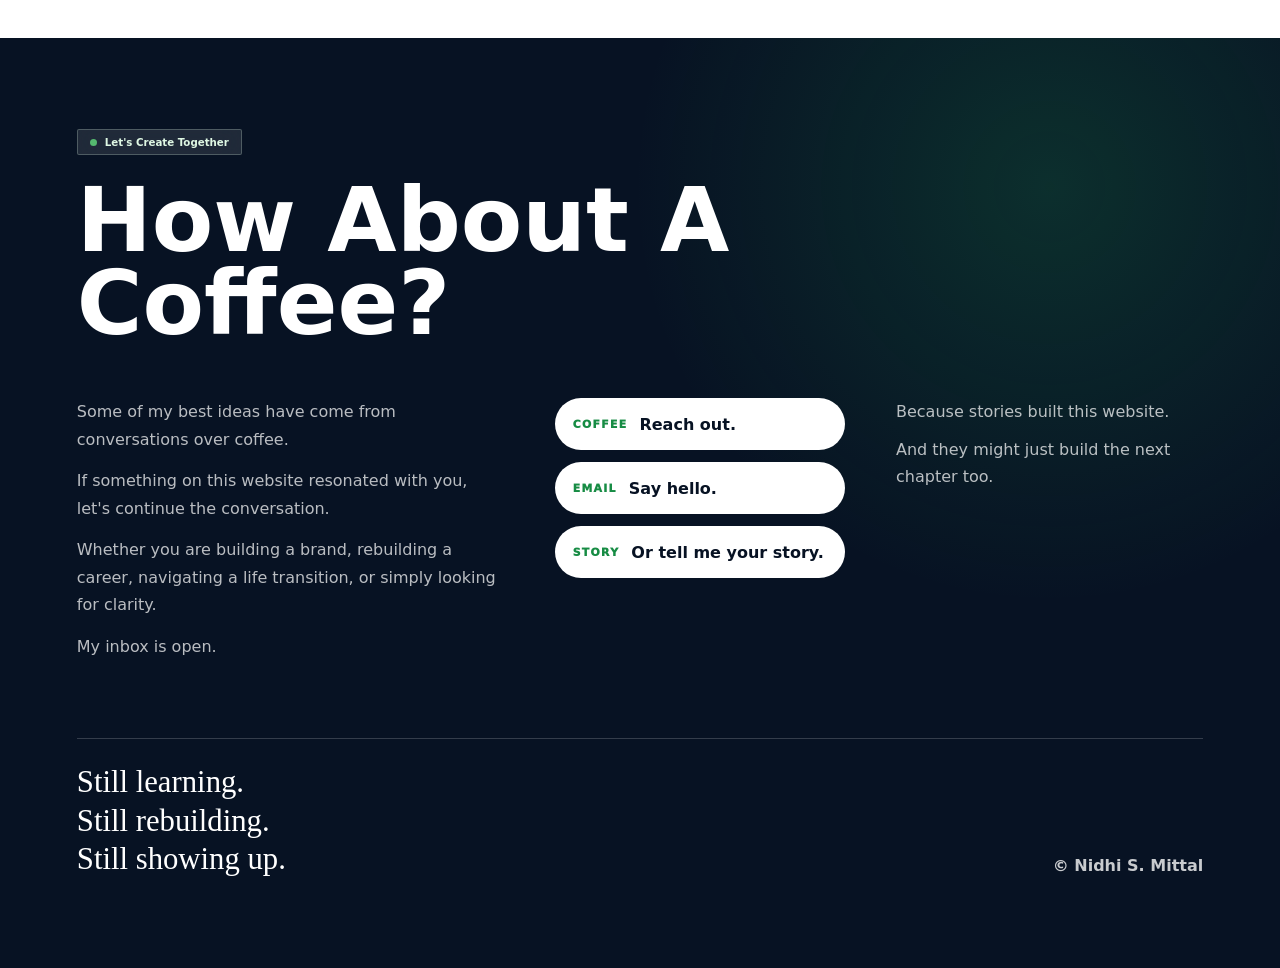
<file: about/index.html>
<!doctype html>
<html lang="en">
  <head>
    <meta charset="UTF-8" />
    <meta name="viewport" content="width=device-width, initial-scale=1.0" />
    <title>About | Nidhi S Mittal</title>
    <meta
      name="description"
      content="Meet Nidhi S Mittal: GTM strategist, marketing leader, educator, speaker, and personal brand consultant."
    />
    <link rel="stylesheet" href="../styles.css?v=mobile-optimised" />
  </head>
  <body class="about-page">
    <header class="site-header" data-header>
      <a class="brand-mark" href="../index.html" aria-label="Nidhi S Mittal home">
        <img loading="lazy" decoding="async" src="../assets/nidhi-s-mittal-logo.png" alt="Nidhi S Mittal" />
      </a>
      <button class="menu-toggle" type="button" aria-label="Open navigation" data-menu-toggle>
        <span></span><span></span><span></span>
      </button>
      <nav class="site-nav" data-nav>
        <a href="../index.html">Home</a>
        <a href="../strategy/">Offerings</a>
        <a href="../masterclasses/">Masterclasses</a>
        <a href="../index.html#impact">Impact</a>
        <a href="../blogs.html">Blogs</a>
        <a href="./" aria-current="page">About</a>
        <a class="nav-cta" href="../index.html#contact-form">Let's Talk</a>
      </nav>
    </header>

    <main>
      <section class="about-hero" aria-label="About Nidhi S Mittal">
        <div class="about-hero-media" aria-hidden="true"></div>
        <div class="about-hero-content">
          <p class="eyebrow">About Nidhi S Mittal</p>
          <h1>More Than Marketing. More Than Titles. Still Becoming.</h1>
          <p>A journey through growth, leadership, loss, reinvention, and the lessons that emerged along the way.</p>
        </div>
      </section>

      <section class="about-intro section">
        <p class="section-kicker">The Story So Far.</p>
        <h2>
          Not Everything Worth Building Is A Business.
        </h2>
        <figure class="about-intro-image">
          <img decoding="async" src="../assets/about-story-collage.webp" alt="A personal collage of Nidhi S Mittal across travel, work, fitness, and everyday moments" loading="lazy" />
        </figure>
        <div class="about-intro-copy">
          <p>
            For over two decades, I've built brands, businesses, teams, and growth engines across
            India, the Middle East, the United States, and Australia.
          </p>
          <p>
            But if you ask me what truly defines my journey, it isn't the boardrooms, campaigns, or
            leadership titles. It's resilience.
          </p>
          <p>
            Life has tested me in ways no degree, certification, or corporate role could have
            prepared me for. Through personal loss, professional reinvention, and moments that
            demanded starting over, I learned that growth isn't just a business outcome - it's a
            human one.
          </p>
          <p>Today, that perspective shapes everything I do.</p>
          <p>
            As a Marketing &amp; Growth Leader, Brand Strategist, Educator, Speaker, and Entrepreneur,
            I help businesses find clarity, build meaningful connections, and create sustainable
            growth. Whether advising founders, mentoring students, or shaping go-to-market
            strategies, my approach remains the same:
          </p>
          <p><strong>Simplify the complex. Stay human. Create impact.</strong></p>
          <p>
            Over the years, I've partnered with global organizations, fast-growing startups,
            educational institutions, and ambitious founders, helping transform ideas into stories,
            stories into communities, and communities into growth.
          </p>
          <p>
            Outside work, I'm someone who finds meaning in the small things: photography walks, long
            runs, books with dog-eared pages, strong coffee, quiet reflection, and conversations that
            go beyond networking.
          </p>
          <p>
            I care deeply about mentoring, education, animal welfare, and creating spaces where
            people feel seen and supported.
          </p>
          <p>
            Some of my most important lessons didn't come from business school or boardrooms. They
            came from grief, rebuilding, uncertainty, and learning how to begin again.
          </p>
          <p>
            That's why resilience, reinvention, and personal growth are themes I write and speak
            about increasingly today.
          </p>
        </div>
      </section>

      <section class="about-journey" aria-labelledby="journey-title">
        <div class="about-journey-heading">
          <p class="section-kicker">The Journey in Chapters</p>
          <h2 id="journey-title">Not every milestone came from a job title.</h2>
        </div>
        <div class="journey-timeline">
          <div class="journey-column journey-life">
            <h3>What Life Taught Me</h3>
            <article class="journey-card">
              <span>Lifelong Learner</span>
              <p>
                Alongside a two-decade career, I invested continuously in learning. From an MBA at
                Hult International Business School to globally recognized certifications including
                PRINCE2, ITIL, Six Sigma, ISO, and Digital Marketing, education has remained a
                constant companion throughout my professional journey.
              </p>
            </article>
            <article class="journey-card">
              <span>Resilience Beyond Titles</span>
              <p>
                Professional milestones tell only part of the story. Navigating three significant
                personal losses taught me resilience, perspective, and gratitude. Those experiences
                transformed how I lead, work, and live, proving that growth is not defined by what
                happens to us, but by how we choose to respond.
              </p>
            </article>
            <article class="journey-card">
              <span>Educator at Heart</span>
              <p>
                What began as a passion project evolved into a meaningful parallel career. Over the
                years, I have trained and mentored more than 10,000 learners through institutions
                including IIT, IIM, Symbiosis, Masters' Union, Emeritus, and Growth School, helping
                professionals unlock their next chapter.
              </p>
            </article>
            <article class="journey-card">
              <span>Writer in Progress</span>
              <p>
                Beyond marketing and business, I am deeply passionate about storytelling. Through
                LinkedIn, speaking engagements, articles, and ongoing writing projects, I share
                lessons on growth, personal branding, resilience, leadership, and reinvention. I am
                currently working on my first book centered around rebuilding life after loss.
              </p>
            </article>
          </div>
          <div class="journey-axis" aria-hidden="true">
            <span></span><span></span><span></span><span></span>
          </div>
          <div class="journey-column journey-work">
            <h3>What Work Gave Me</h3>
            <article class="journey-card">
              <span>Foundations <small>2004-2010</small></span>
              <p>
                Started in enterprise consulting and operations, where I discovered my obsession
                with structure, execution, and solving complex business problems. My years at Sopra
                Steria and DXC Technology shaped my discipline, leadership style, and global outlook.
              </p>
            </article>
            <article class="journey-card">
              <span>Building &amp; Leading <small>2010-2018</small></span>
              <p>
                From the British Council to global account leadership roles at DXC Technologies and
                my first startup, this phase was about creating from scratch - teams, functions,
                products, and ideas. It was also the period when I pursued my MBA at Hult
                International Business School and stepped fully into strategy, marketing, and growth.
              </p>
            </article>
            <article class="journey-card">
              <span>Brand, Growth &amp; Scale <small>2018-2025</small></span>
              <p>
                Leading marketing for organizations like Tata Advanced Systems and JioSaavn, and
                later serving as Group CEO at BlueVector, gave me the opportunity to work at the
                intersection of brand, business, technology, and leadership. These were high-impact
                years professionally - and deeply transformative personally.
              </p>
            </article>
            <article class="journey-card">
              <span>Today</span>
              <p>
                Today, through consulting, speaking, mentoring, and writing, I work with founders,
                startups, enterprises, and professionals across India, the USA, and MENA. My focus is
                simple: help people and brands grow with clarity, authenticity, and long-term thinking.
              </p>
            </article>
          </div>
        </div>
      </section>

      <section class="about-book" aria-labelledby="book-title">
        <div class="about-book-copy">
          <p class="section-kicker">The Book I'm Writing</p>
          <h2 id="book-title">For years, people have told me: "You should write a book."</h2>
          <div class="about-book-text">
            <p>Not about marketing. Not about LinkedIn. Not about business.</p>
            <p>But about what happens when life forces you to start over.</p>
            <p>So I am finally writing it.</p>
            <p>
              A story about loss, resilience, reinvention, identity, and the courage required to
              rebuild when everything familiar disappears.
            </p>
            <p>It's still a work in progress.</p>
            <p>
              But if you'd like to be among the first readers, I'd love to keep you updated.
            </p>
          </div>
        </div>
        <form class="early-reader-form footer-newsletter" action="mailto:reach@nidhimittal.com" method="post" enctype="text/plain" data-newsletter-subject="Early reader list" data-newsletter-body="Please add this email to the early reader list for the book">
          <span>Expected Release: 2027</span>
          <label>
            <span>Email address</span>
            <input type="email" name="email" placeholder="you@example.com" required />
          </label>
          <button type="submit">Join The Early Reader List</button>
        </form>
      </section>

      <section class="about-cta" id="contact">
        <div class="about-cta-heading">
          <p class="eyebrow">Let's Create Together</p>
          <h2>How About A Coffee?</h2>
        </div>
        <div class="about-cta-grid">
          <div class="about-contact-card">
            <p>Some of my best ideas have come from conversations over coffee.</p>
            <p>If something on this website resonated with you, let's continue the conversation.</p>
            <p>
              Whether you are building a brand, rebuilding a career, navigating a life transition,
              or simply looking for clarity.
            </p>
            <p>My inbox is open.</p>
          </div>
          <div class="about-coffee-actions">
            <a href="mailto:reach@nidhimittal.com?subject=Reach%20out">Reach out.</a>
            <a href="mailto:reach@nidhimittal.com?subject=Hello">Say hello.</a>
            <a href="mailto:reach@nidhimittal.com?subject=My%20story">Or tell me your story.</a>
          </div>
          <div class="about-cta-note">
            <p>Because stories built this website.</p>
            <p>And they might just build the next chapter too.</p>
          </div>
        </div>
        <div class="about-footer-close">
          <p>Still learning.<br />Still rebuilding.<br />Still showing up.</p>
          <span>&copy; Nidhi S. Mittal</span>
        </div>
      </section>
    </main>

    <script src="../script.js?v=mobile-optimised"></script>
  </body>
</html>
</file>
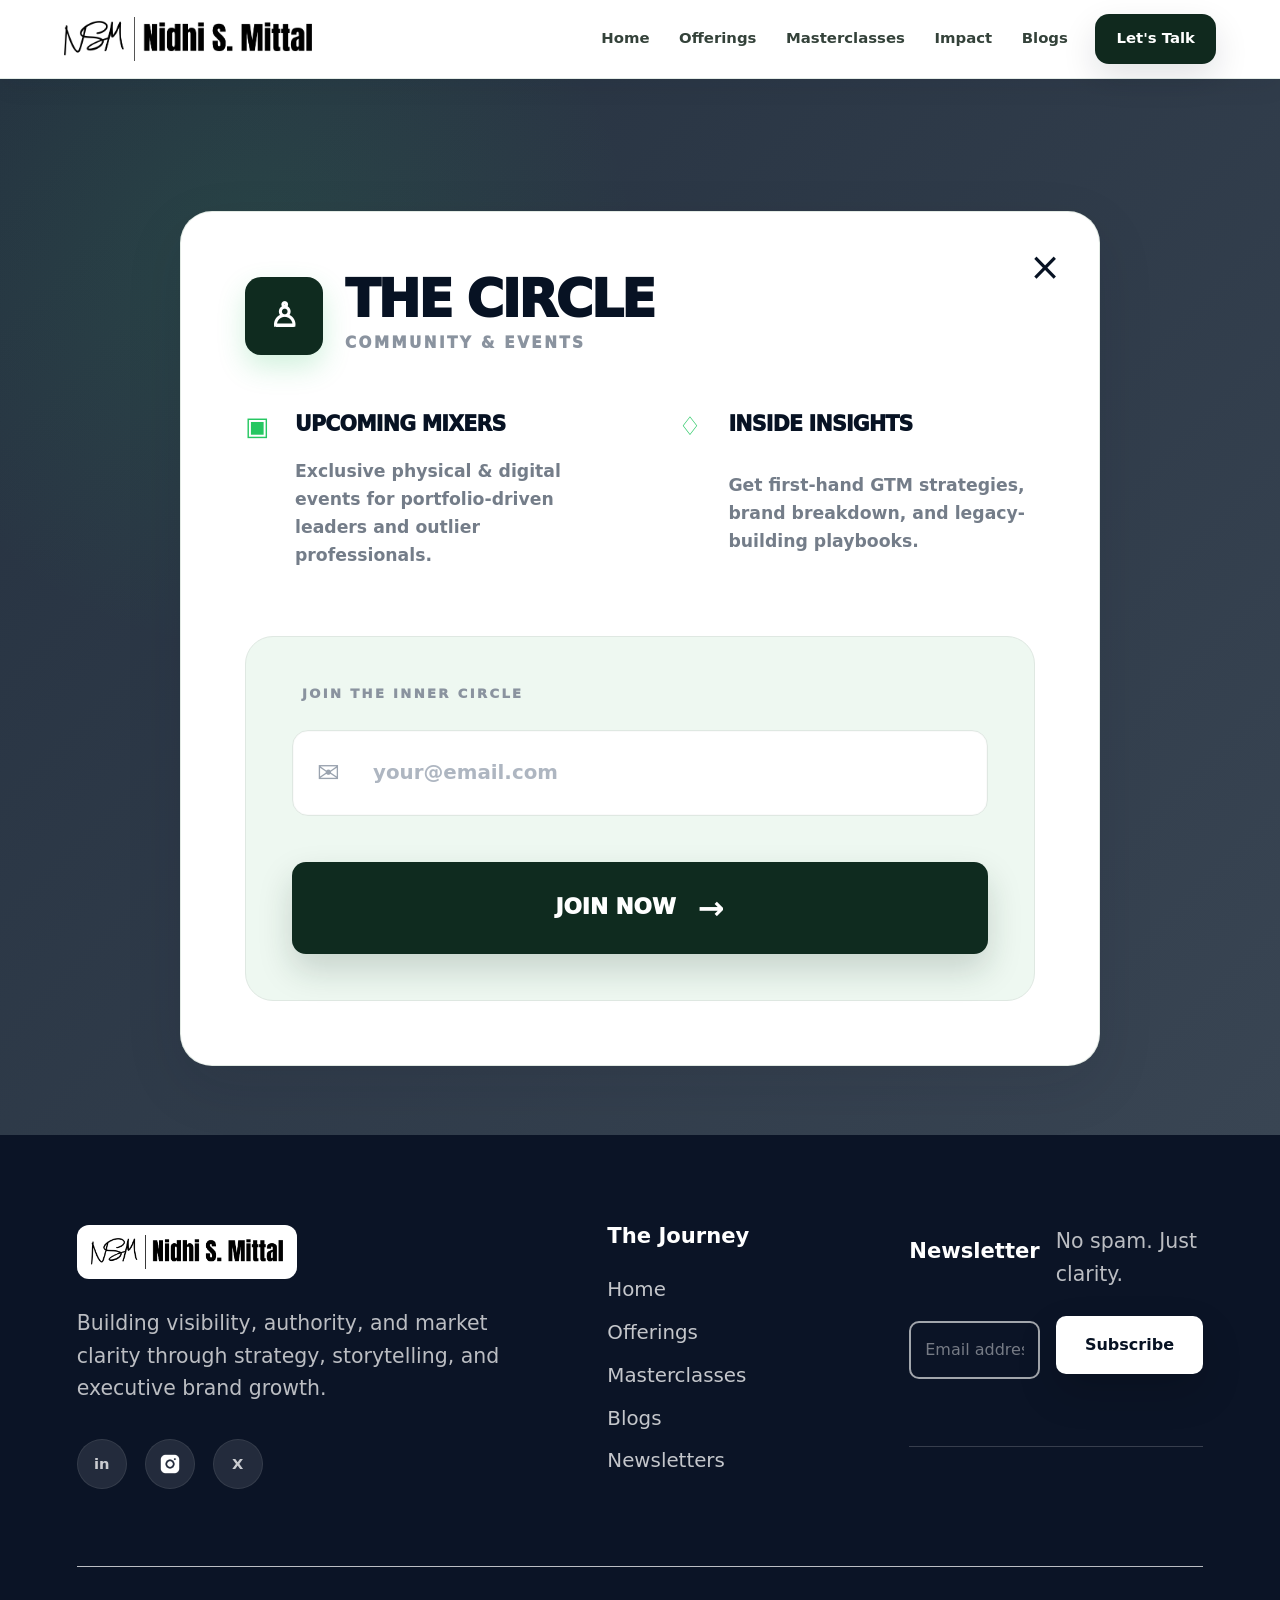
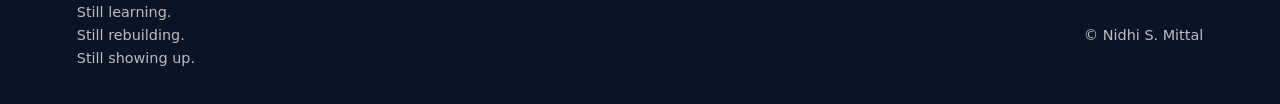
<file: community/index.html>
<!doctype html>
<html lang="en">
  <head>
    <meta charset="UTF-8" />
    <meta name="viewport" content="width=device-width, initial-scale=1.0" />
    <title>Community | The Circle</title>
    <meta
      name="description"
      content="Community experiences with Nidhi S Mittal create intentional rooms for clarity, confidence, peer learning, and meaningful growth."
    />
    <link rel="stylesheet" href="../styles.min.css?v=perf-2" />
  </head>
  <body>
    <header class="site-header" data-header>
      <a class="brand-mark" href="../index.html" aria-label="Nidhi S Mittal home">
        <img loading="lazy" decoding="async" src="../assets/nidhi-s-mittal-logo.png" alt="Nidhi S Mittal" />
      </a>
      <button class="menu-toggle" type="button" aria-label="Open navigation" data-menu-toggle>
        <span></span><span></span><span></span>
      </button>
      <nav class="site-nav" data-nav>
        <a href="../index.html">Home</a>
        <a href="../strategy/">Offerings</a>
        <a href="../masterclasses/">Masterclasses</a>
        <a href="../index.html#impact">Impact</a>
        <a href="../blogs.html">Blogs</a>
        <a class="nav-cta" href="../index.html#contact-form">Let's Talk</a>
      </nav>
    </header>

    <main class="program-page community-page community-refresh">
      <section class="circle-stage" aria-label="Community and events">
        <div class="circle-card">
          <button class="circle-close" type="button" aria-label="Close preview">×</button>
          <div class="circle-header">
            <div class="circle-icon">♙</div>
            <div>
              <h1>The Circle</h1>
              <p>Community & Events</p>
            </div>
          </div>

          <div class="circle-benefits">
            <article>
              <span>▣</span>
              <h2>Upcoming mixers</h2>
              <p>Exclusive physical & digital events for portfolio-driven leaders and outlier professionals.</p>
            </article>
            <article>
              <span>♢</span>
              <h2>Inside insights</h2>
              <p>Get first-hand GTM strategies, brand breakdown, and legacy-building playbooks.</p>
            </article>
          </div>

          <form class="circle-join" action="mailto:reach@nidhimittal.com" method="post" enctype="text/plain">
            <label for="circle-email">Join the inner circle</label>
            <div class="circle-input">
              <span>✉</span>
              <input id="circle-email" type="email" name="email" placeholder="your@email.com" required />
            </div>
            <button type="submit">Join now <b>→</b></button>
          </form>
        </div>
      </section>
    </main>

    <footer class="site-footer" id="contact">
      <div class="footer-main">
        <div class="footer-brand-block">
          <a class="brand-mark footer-brand" href="../index.html" aria-label="Nidhi S Mittal home">
            <img loading="lazy" decoding="async" src="../assets/nidhi-s-mittal-logo.png" alt="Nidhi S Mittal" />
          </a>
          <p>Building visibility, authority, and market clarity through strategy, storytelling, and executive brand growth.</p>
          <div class="footer-socials" aria-label="Social links">
            <a href="https://www.linkedin.com/in/reachnidhi/" target="_blank" rel="noreferrer" aria-label="LinkedIn">in</a>
            <a href="https://www.instagram.com/reachnidhi/" target="_blank" rel="noreferrer" aria-label="Instagram"><img loading="lazy" decoding="async" src="../assets/footer-instagram.webp" alt="" /></a>
            <a href="https://x.com/reachnidhi" target="_blank" rel="noreferrer" aria-label="X / Twitter">X</a>
          </div>
        </div>
        <nav class="footer-links" aria-label="Footer navigation">
          <h3>The Journey</h3>
          <a href="../index.html">Home</a>
          <a href="../strategy/">Offerings</a>
          <a href="../masterclasses/">Masterclasses</a>
          <a href="../blogs.html">Blogs</a>
          <a href="https://www.linkedin.com/newsletters/6964929938315489281/" target="_blank" rel="noreferrer">Newsletters</a>
        </nav>
        <form class="footer-newsletter" action="mailto:reach@nidhimittal.com" method="post" enctype="text/plain">
          <h3>Newsletter</h3>
          <p>No spam. Just clarity.</p>
          <label>
            <span>Email address</span>
            <input type="email" name="email" placeholder="Email address" required />
          </label>
          <button type="submit">Subscribe</button>
        </form>
      </div>
      <div class="footer-bottom">
        <span>Still learning.<br />Still rebuilding.<br />Still showing up.</span>
        <span>&copy; Nidhi S. Mittal</span>
      </div>
    </footer>

    <script src="../script.min.js?v=perf-2"></script>
  </body>
</html>
</file>
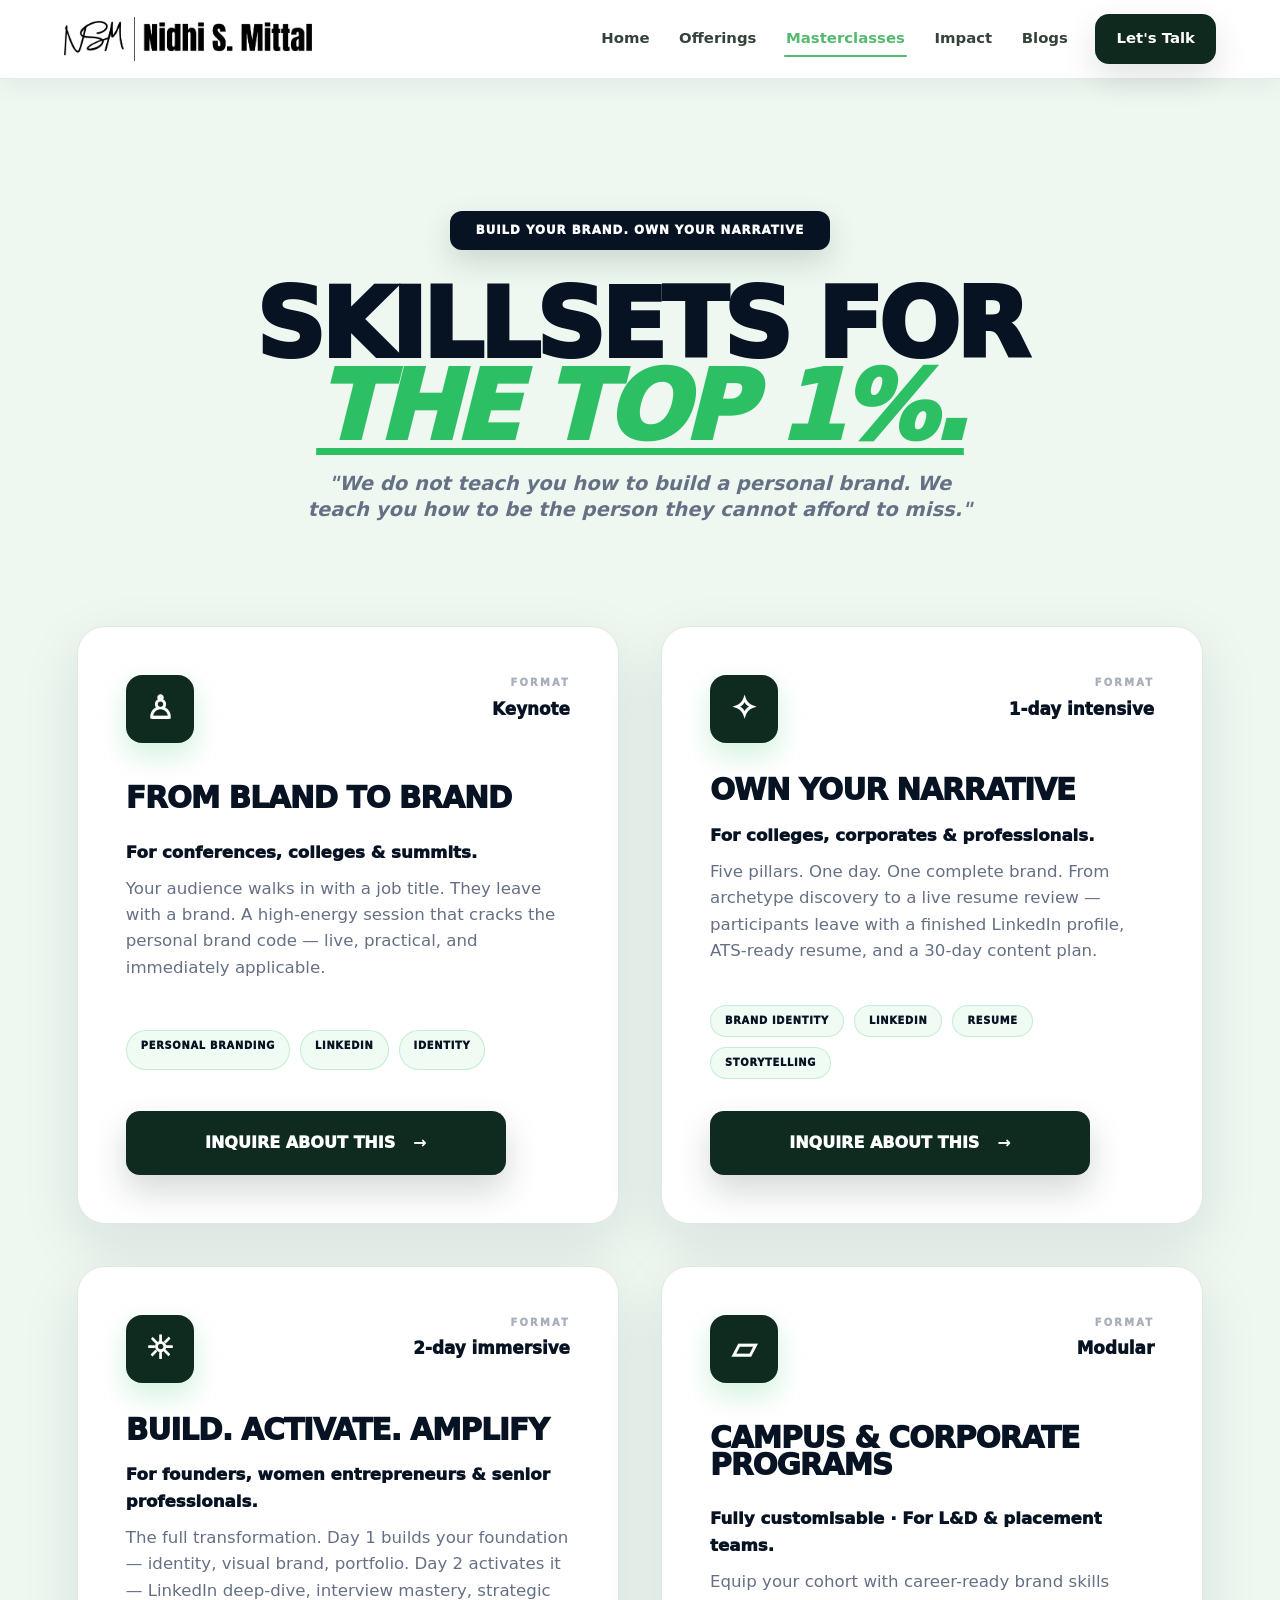
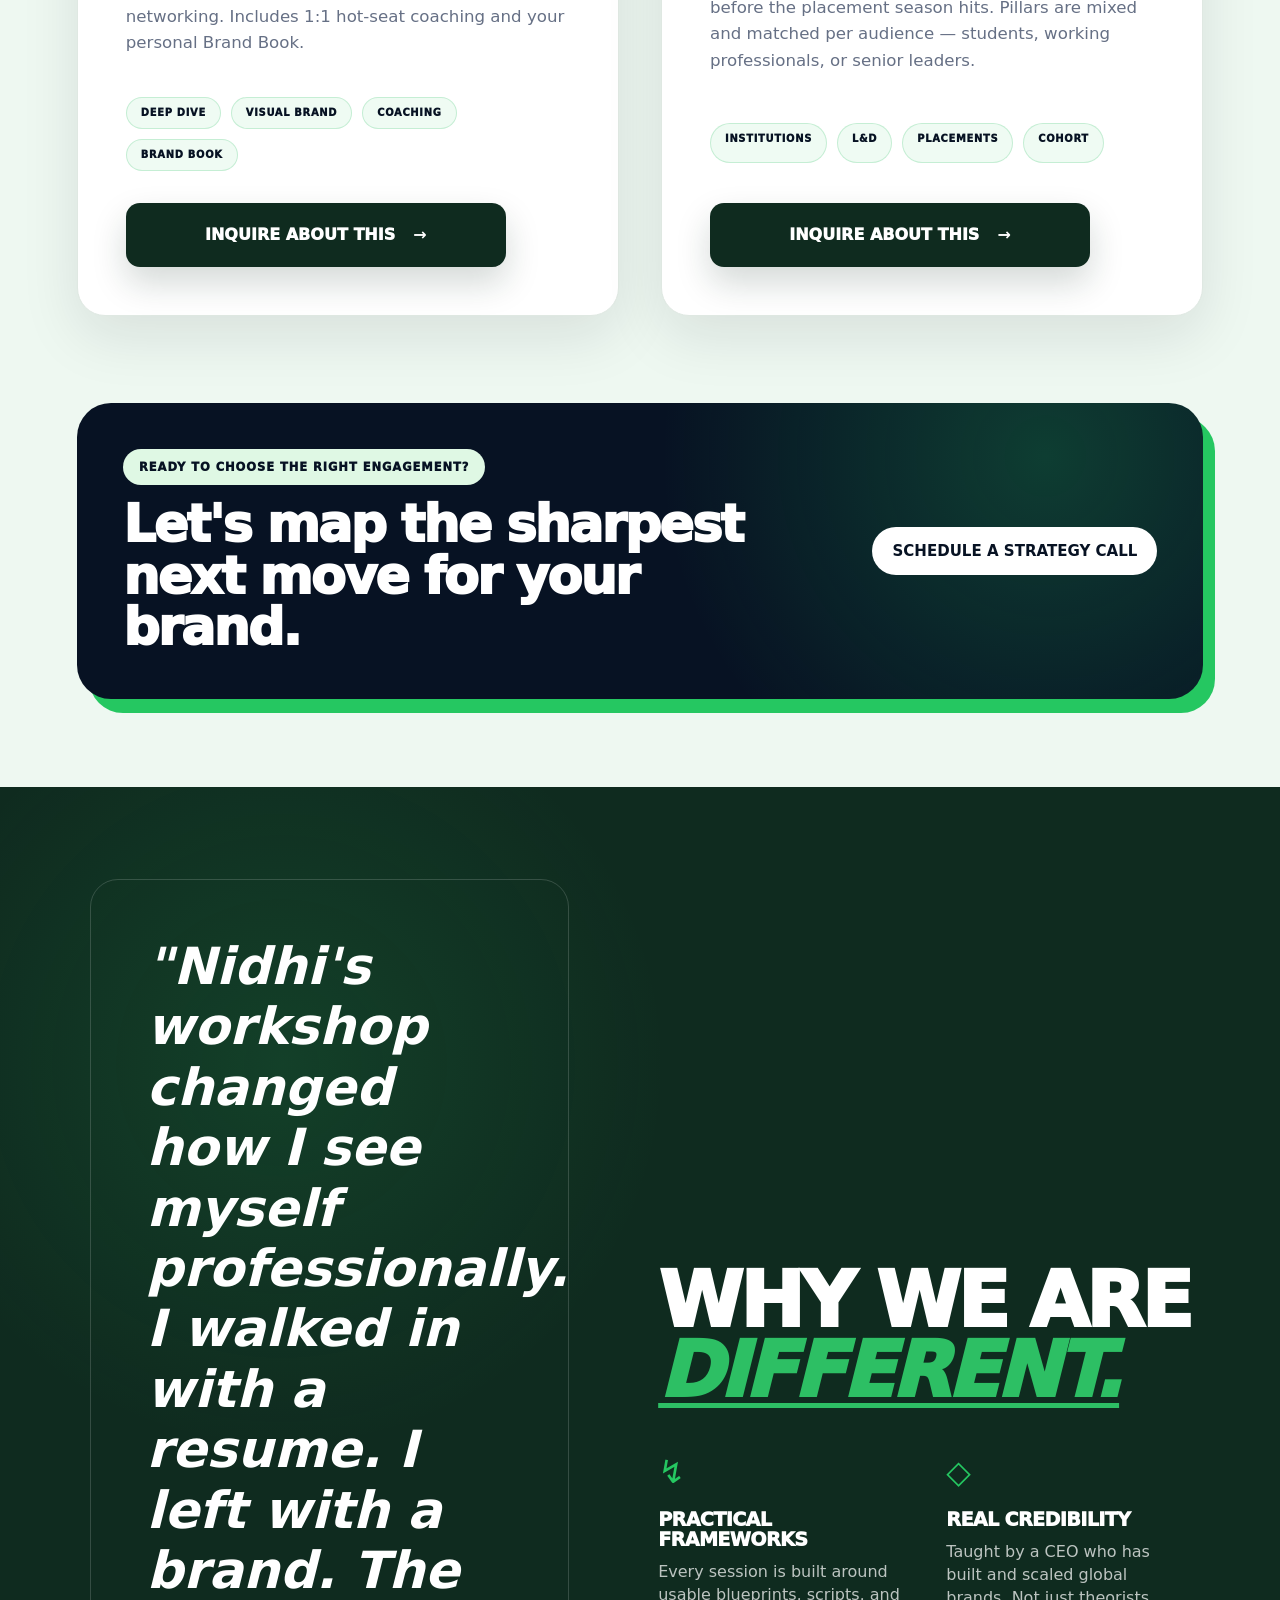
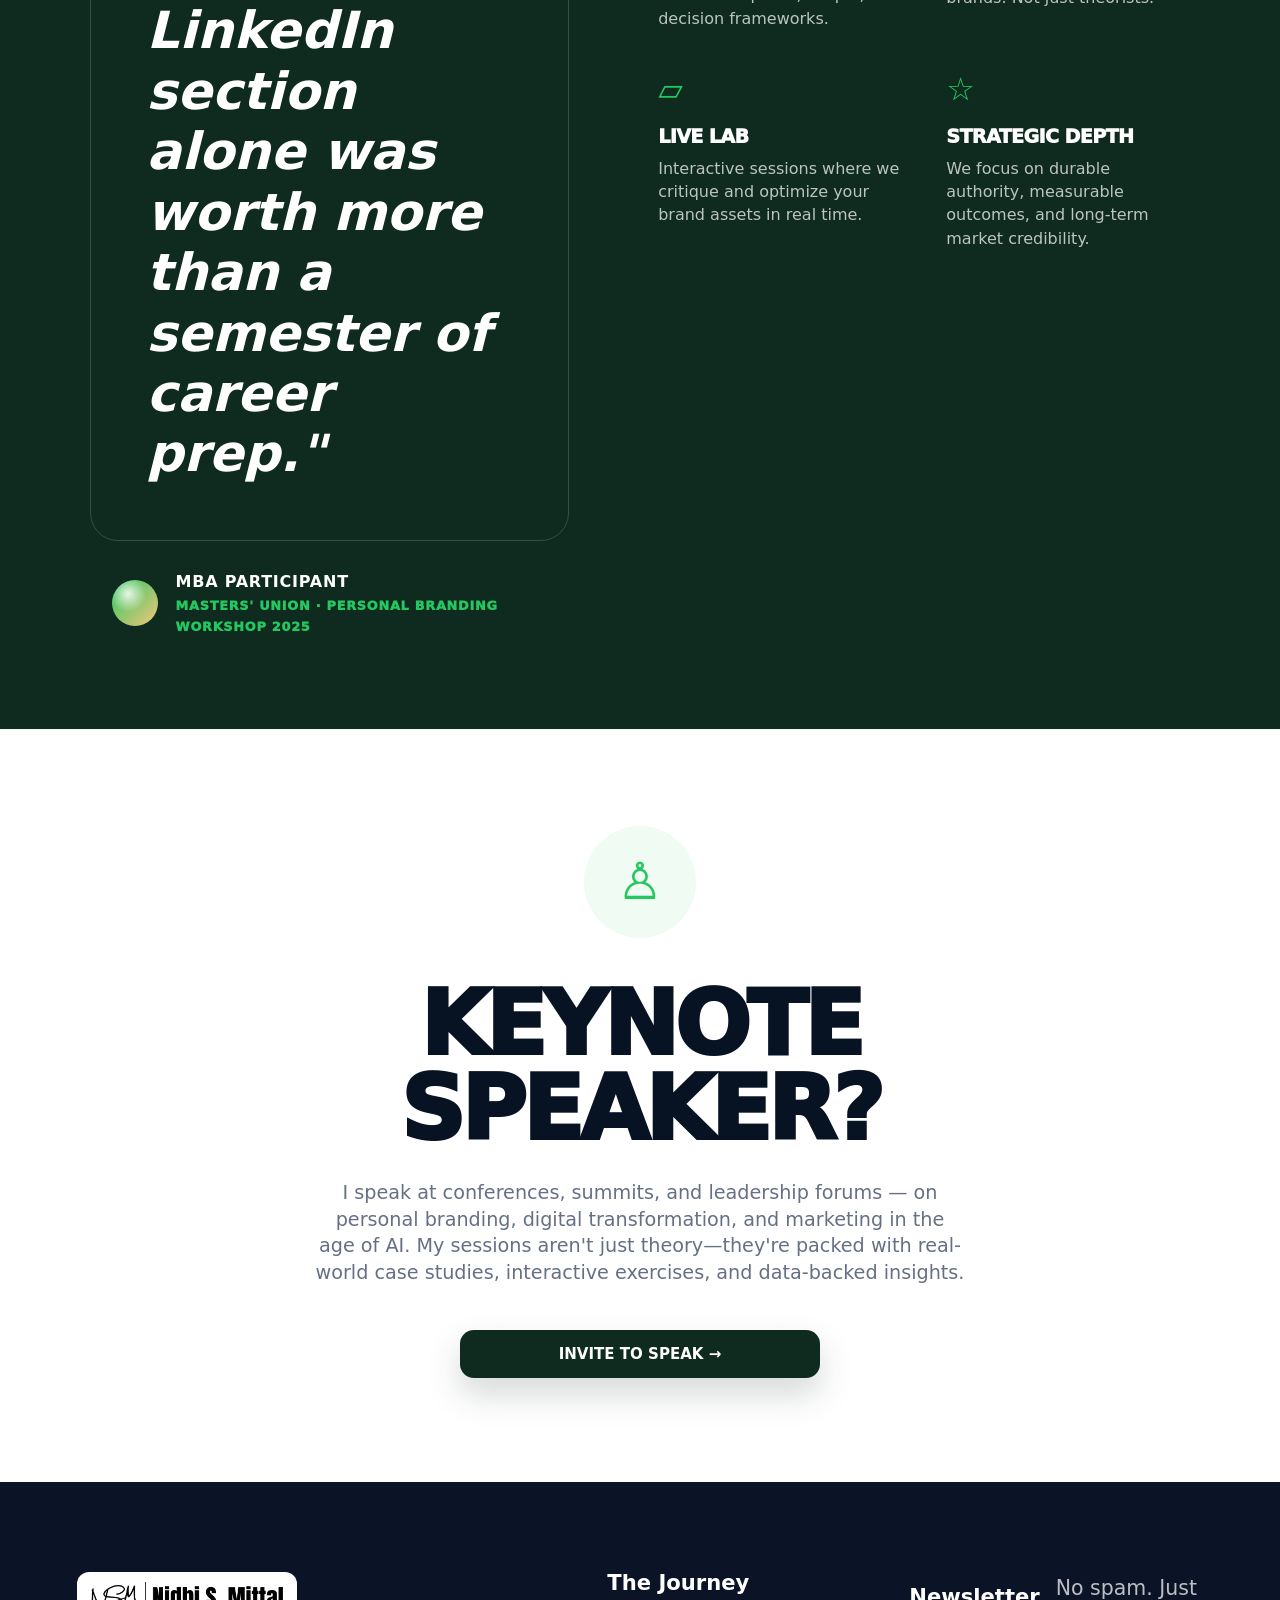
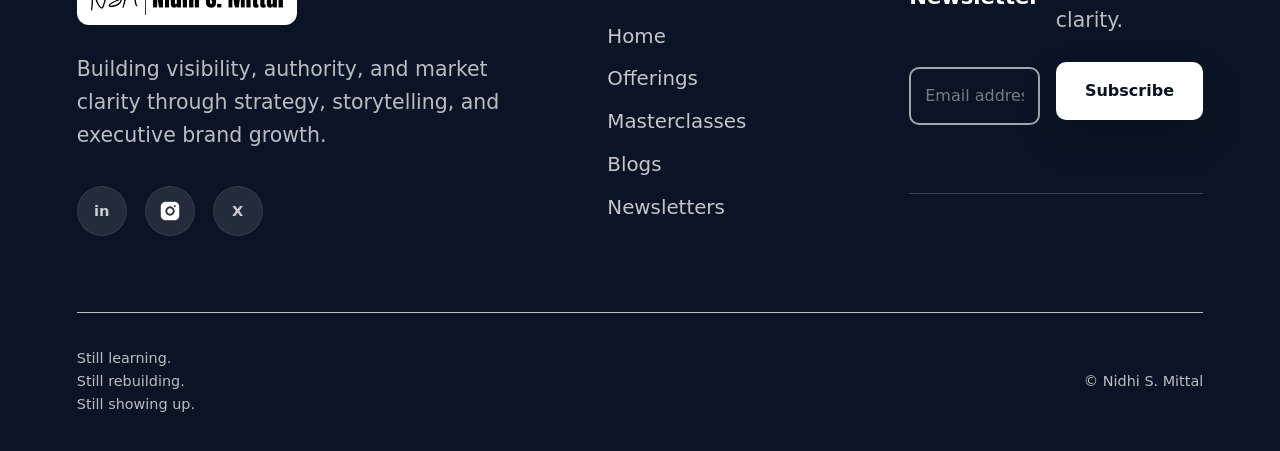
<file: masterclasses/index.html>
<!doctype html>
<html lang="en">
  <head>
    <meta charset="UTF-8" />
    <meta name="viewport" content="width=device-width, initial-scale=1.0" />
    <title>Masterclasses | Nidhi S Mittal</title>
    <meta
      name="description"
      content="Expert-led masterclasses, advisory sessions, and speaking programs for professionals and organisations building stronger brands."
    />
    <link rel="stylesheet" href="../styles.css?v=mobile-optimised" />
  </head>
  <body>
    <header class="site-header" data-header>
      <a class="brand-mark" href="../index.html" aria-label="Nidhi S Mittal home">
        <img loading="lazy" decoding="async" src="../assets/nidhi-s-mittal-logo.png" alt="Nidhi S Mittal" />
      </a>
      <button class="menu-toggle" type="button" aria-label="Open navigation" data-menu-toggle>
        <span></span><span></span><span></span>
      </button>
      <nav class="site-nav" data-nav>
        <a href="../index.html">Home</a>
        <a href="../strategy/">Offerings</a>
        <a href="../masterclasses/" aria-current="page">Masterclasses</a>
        <a href="../index.html#impact">Impact</a>
        <a href="../blogs.html">Blogs</a>
        <a class="nav-cta" href="../index.html#contact-form">Let's Talk</a>
      </nav>
    </header>

    <main class="program-page masterclasses-page masterclasses-refresh">
      <section class="academy-hero">
        <span>Build Your Brand. Own Your Narrative</span>
        <h1>Skillsets for <em>the top 1%.</em></h1>
        <p>"We do not teach you how to build a personal brand. We teach you how to be the person they cannot afford to miss."</p>
      </section>

      <section class="academy-grid" aria-label="Brand and leadership masterclasses">
        <article>
          <div class="academy-card-top">
            <div class="academy-icon">♙</div>
            <div>
              <small>Format</small>
              <strong>Keynote</strong>
            </div>
          </div>
          <h2>From bland to brand</h2>
          <p><strong>For conferences, colleges &amp; summits.</strong> Your audience walks in with a job title. They leave with a brand. A high-energy session that cracks the personal brand code — live, practical, and immediately applicable.</p>
          <div class="academy-tags">
            <span>Personal branding</span>
            <span>LinkedIn</span>
            <span>Identity</span>
          </div>
          <a href="../index.html#contact-form">Inquire about this <b>→</b></a>
        </article>
        <article>
          <div class="academy-card-top">
            <div class="academy-icon">✧</div>
            <div>
              <small>Format</small>
              <strong>1-day intensive</strong>
            </div>
          </div>
          <h2>Own your narrative</h2>
          <p><strong>For colleges, corporates &amp; professionals.</strong> Five pillars. One day. One complete brand. From archetype discovery to a live resume review — participants leave with a finished LinkedIn profile, ATS-ready resume, and a 30-day content plan.</p>
          <div class="academy-tags">
            <span>Brand identity</span>
            <span>LinkedIn</span>
            <span>Resume</span>
            <span>Storytelling</span>
          </div>
          <a href="../index.html#contact-form">Inquire about this <b>→</b></a>
        </article>
        <article>
          <div class="academy-card-top">
            <div class="academy-icon">☼</div>
            <div>
              <small>Format</small>
              <strong>2-day immersive</strong>
            </div>
          </div>
          <h2>Build. Activate. Amplify</h2>
          <p><strong>For founders, women entrepreneurs &amp; senior professionals.</strong> The full transformation. Day 1 builds your foundation — identity, visual brand, portfolio. Day 2 activates it — LinkedIn deep-dive, interview mastery, strategic networking. Includes 1:1 hot-seat coaching and your personal Brand Book.</p>
          <div class="academy-tags">
            <span>Deep dive</span>
            <span>Visual brand</span>
            <span>Coaching</span>
            <span>Brand book</span>
          </div>
          <a href="../index.html#contact-form">Inquire about this <b>→</b></a>
        </article>
        <article>
          <div class="academy-card-top">
            <div class="academy-icon">▱</div>
            <div>
              <small>Format</small>
              <strong>Modular</strong>
            </div>
          </div>
          <h2>Campus &amp; corporate programs</h2>
          <p><strong>Fully customisable · For L&amp;D &amp; placement teams.</strong> Equip your cohort with career-ready brand skills before the placement season hits. Pillars are mixed and matched per audience — students, working professionals, or senior leaders.</p>
          <div class="academy-tags">
            <span>Institutions</span>
            <span>L&amp;D</span>
            <span>Placements</span>
            <span>Cohort</span>
          </div>
          <a href="../index.html#contact-form">Inquire about this <b>→</b></a>
        </article>
      </section>

      <section class="academy-contact-tab" aria-label="Schedule a strategy call">
        <div>
          <span>Ready to choose the right engagement?</span>
          <h2>Let's map the sharpest next move for your brand.</h2>
        </div>
        <a class="button primary" href="../index.html#contact-form">Schedule a strategy call</a>
      </section>

      <section class="academy-difference" aria-label="Why these masterclasses are different">
        <div class="academy-testimonial">
          <blockquote>
            "Nidhi's workshop changed how I see myself professionally. I walked in with a resume. I left with a brand. The LinkedIn section alone was worth more than a semester of career prep."
          </blockquote>
          <div>
            <span></span>
            <p><strong>MBA Participant</strong> Masters' Union · Personal Branding Workshop 2025</p>
          </div>
        </div>
        <div class="academy-difference-copy">
          <h2>Why we are <em>different.</em></h2>
          <div class="academy-proof-grid">
            <article>
              <span>↯</span>
              <h3>Practical frameworks</h3>
              <p>Every session is built around usable blueprints, scripts, and decision frameworks.</p>
            </article>
            <article>
              <span>◇</span>
              <h3>Real credibility</h3>
              <p>Taught by a CEO who has built and scaled global brands. Not just theorists.</p>
            </article>
            <article>
              <span>▱</span>
              <h3>Live lab</h3>
              <p>Interactive sessions where we critique and optimize your brand assets in real time.</p>
            </article>
            <article>
              <span>☆</span>
              <h3>Strategic depth</h3>
              <p>We focus on durable authority, measurable outcomes, and long-term market credibility.</p>
            </article>
          </div>
        </div>
      </section>

      <section class="academy-corporate-cta">
        <div class="academy-cta-icon">♙</div>
        <h2>Keynote speaker?</h2>
        <p>I speak at conferences, summits, and leadership forums — on personal branding, digital transformation, and marketing in the age of AI. My sessions aren't just theory—they're packed with real-world case studies, interactive exercises, and data-backed insights.</p>
        <a class="button primary" href="../index.html#contact-form">Invite to speak →</a>
      </section>
    </main>

    <footer class="site-footer" id="contact">
      <div class="footer-main">
        <div class="footer-brand-block">
          <a class="brand-mark footer-brand" href="../index.html" aria-label="Nidhi S Mittal home">
            <img loading="lazy" decoding="async" src="../assets/nidhi-s-mittal-logo.png" alt="Nidhi S Mittal" />
          </a>
          <p>Building visibility, authority, and market clarity through strategy, storytelling, and executive brand growth.</p>
          <div class="footer-socials" aria-label="Social links">
            <a href="https://www.linkedin.com/in/reachnidhi/" target="_blank" rel="noreferrer" aria-label="LinkedIn">in</a>
            <a href="https://www.instagram.com/reachnidhi/" target="_blank" rel="noreferrer" aria-label="Instagram"><img loading="lazy" decoding="async" src="../assets/footer-instagram.webp" alt="" /></a>
            <a href="https://x.com/reachnidhi" target="_blank" rel="noreferrer" aria-label="X / Twitter">X</a>
          </div>
        </div>
        <nav class="footer-links" aria-label="Footer navigation">
          <h3>The Journey</h3>
          <a href="../index.html">Home</a>
          <a href="../strategy/">Offerings</a>
          <a href="../masterclasses/">Masterclasses</a>
          <a href="../blogs.html">Blogs</a>
          <a href="https://www.linkedin.com/newsletters/6964929938315489281/" target="_blank" rel="noreferrer">Newsletters</a>
        </nav>
        <form class="footer-newsletter" action="mailto:reach@nidhimittal.com" method="post" enctype="text/plain">
          <h3>Newsletter</h3>
          <p>No spam. Just clarity.</p>
          <label>
            <span>Email address</span>
            <input type="email" name="email" placeholder="Email address" required />
          </label>
          <button type="submit">Subscribe</button>
        </form>
      </div>
      <div class="footer-bottom">
        <span>Still learning.<br />Still rebuilding.<br />Still showing up.</span>
        <span>&copy; Nidhi S. Mittal</span>
      </div>
    </footer>

    <script src="../script.js?v=mobile-optimised"></script>
  </body>
</html>
</file>
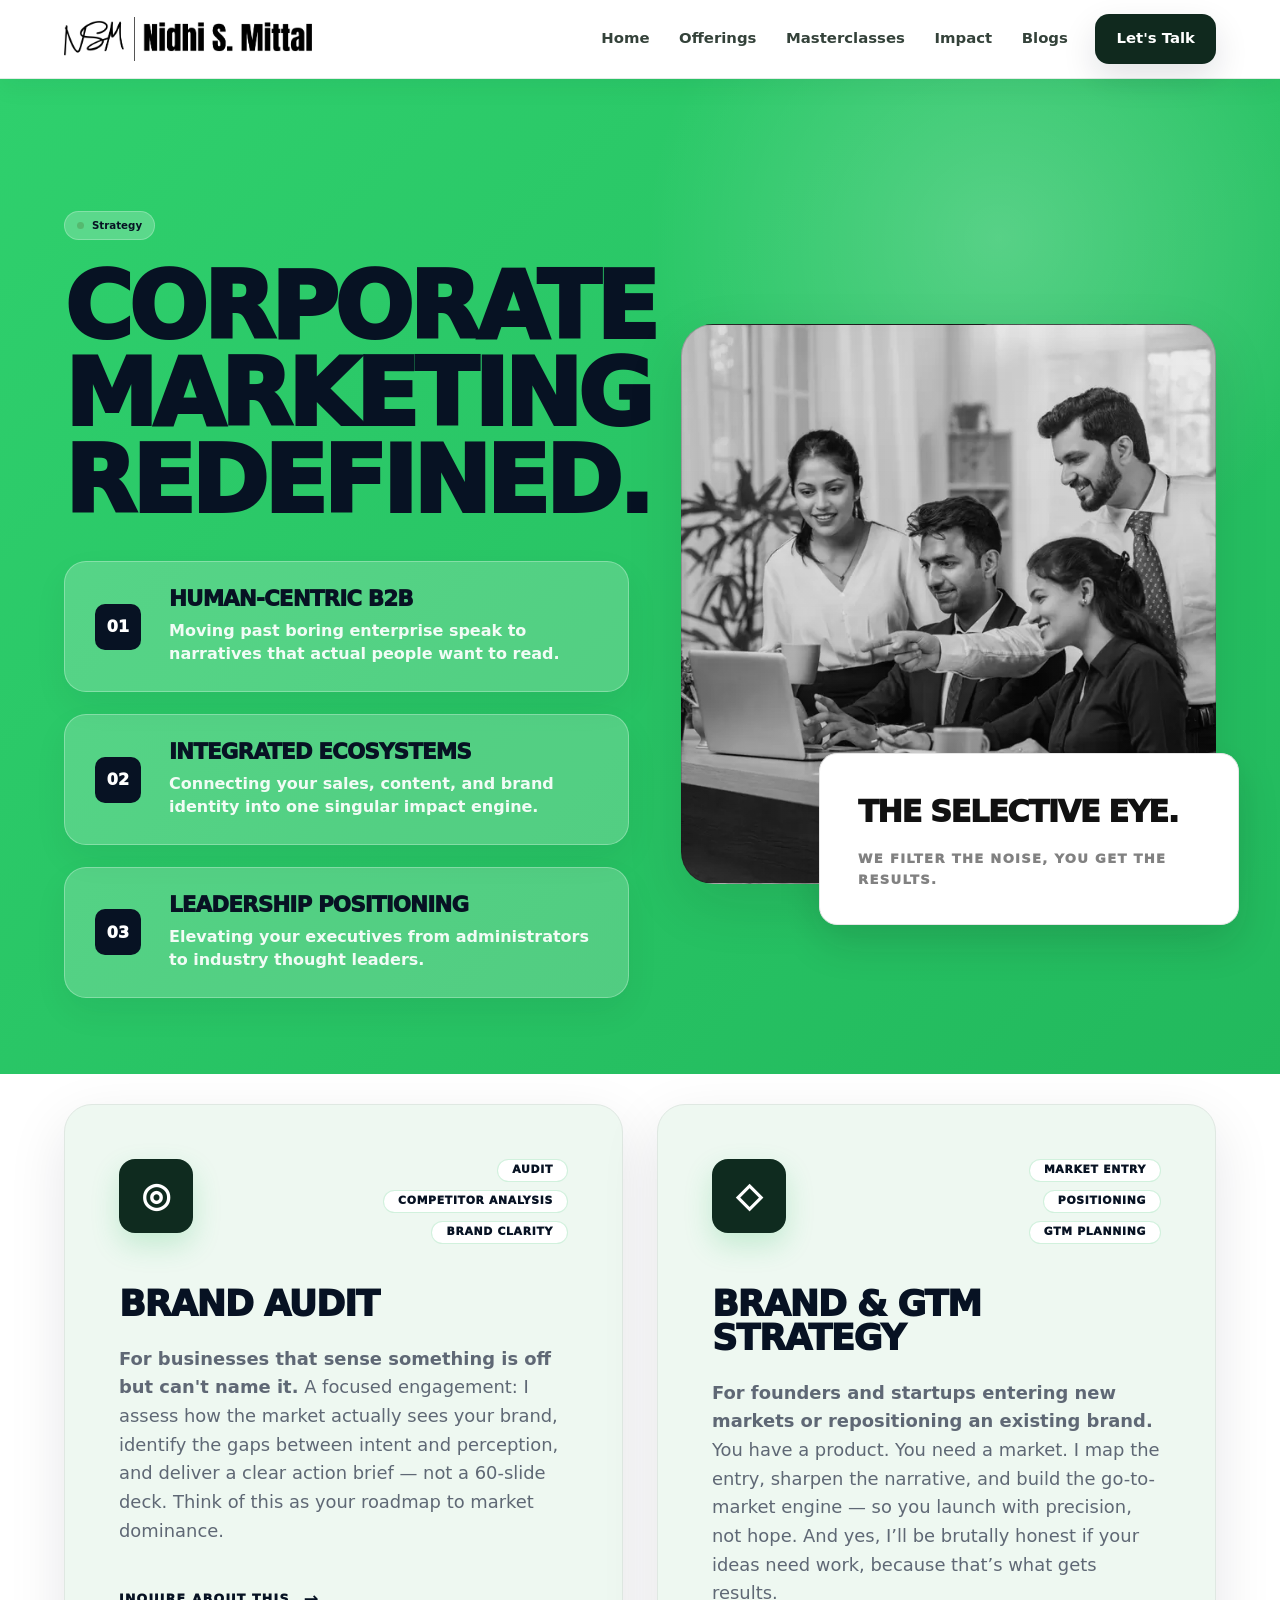
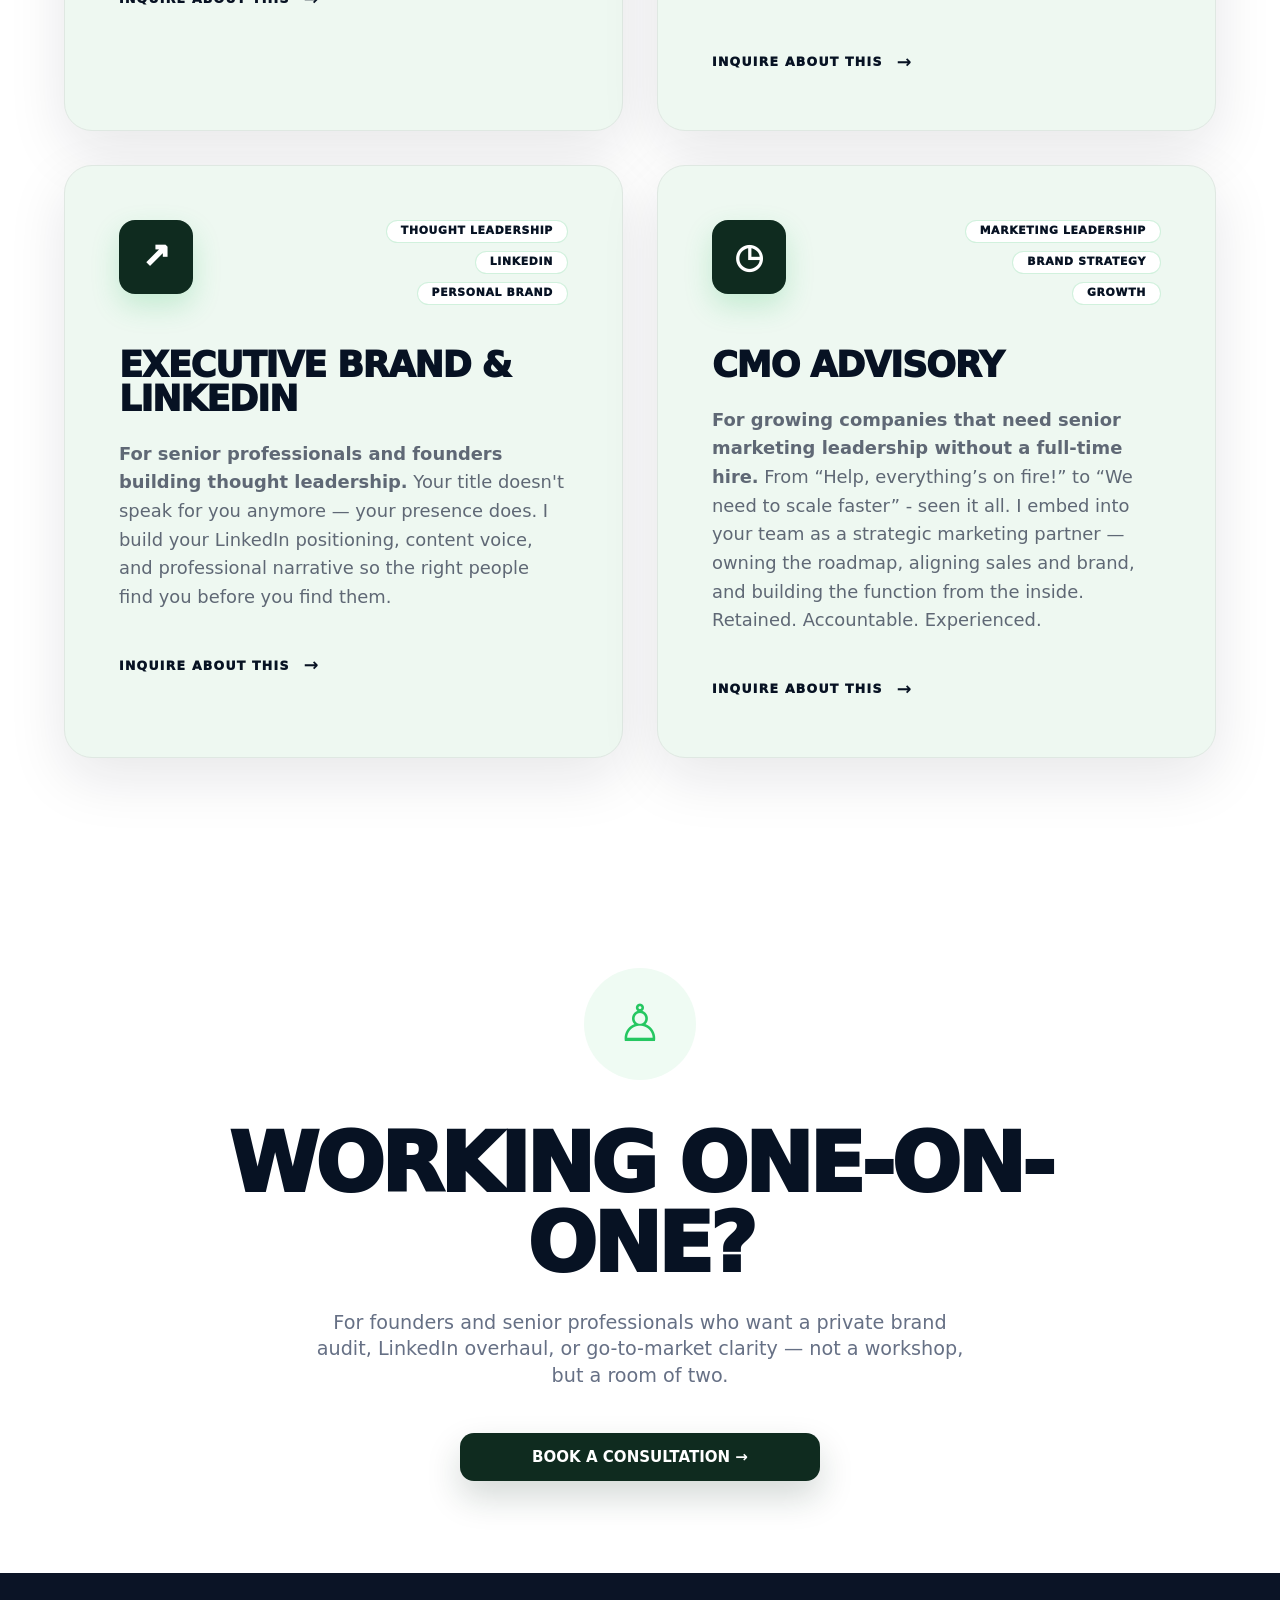
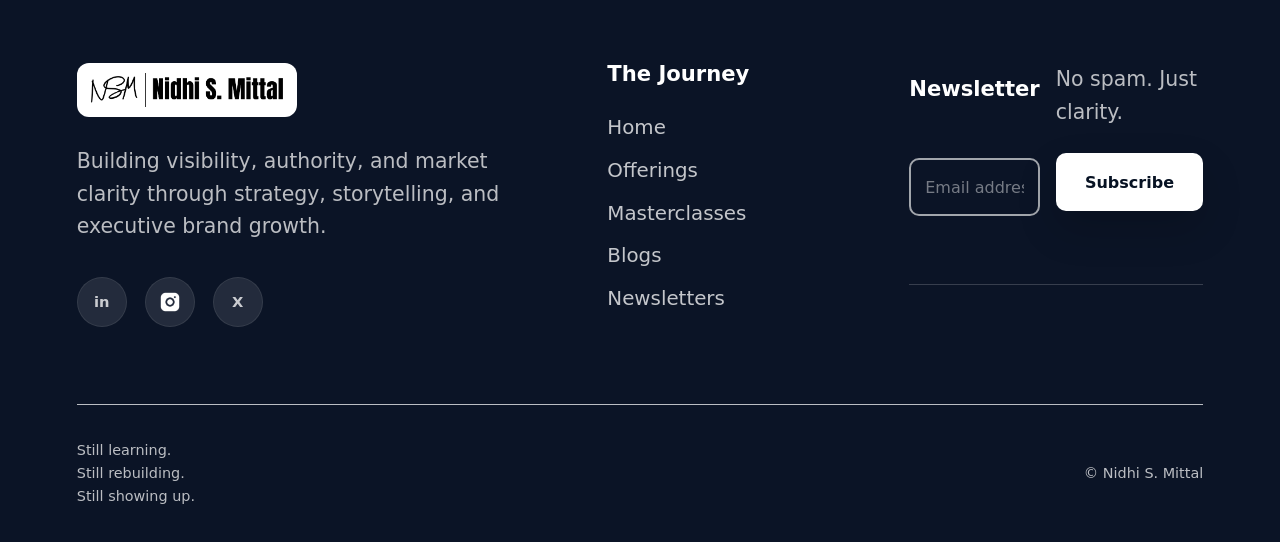
<file: strategy/index.html>
<!doctype html>
<html lang="en">
  <head>
    <meta charset="UTF-8" />
    <meta name="viewport" content="width=device-width, initial-scale=1.0" />
    <title>Strategy | Corporate Marketing Redefined</title>
    <meta
      name="description"
      content="Strategy with Nidhi S Mittal helps people and organisations turn scattered ideas into clear, credible brand direction."
    />
    <link rel="stylesheet" href="../styles.css?v=mobile-optimised" />
  </head>
  <body>
    <header class="site-header" data-header>
      <a class="brand-mark" href="../index.html" aria-label="Nidhi S Mittal home">
        <img loading="lazy" decoding="async" src="../assets/nidhi-s-mittal-logo.png" alt="Nidhi S Mittal" />
      </a>
      <button class="menu-toggle" type="button" aria-label="Open navigation" data-menu-toggle>
        <span></span><span></span><span></span>
      </button>
      <nav class="site-nav" data-nav>
        <a href="../index.html">Home</a>
        <a href="../strategy/">Offerings</a>
        <a href="../masterclasses/">Masterclasses</a>
        <a href="../index.html#impact">Impact</a>
        <a href="../blogs.html">Blogs</a>
        <a class="nav-cta" href="../index.html#contact-form">Let's Talk</a>
      </nav>
    </header>

    <main class="program-page strategy-page strategy-refresh">
      <section class="strategy-showcase" aria-label="Corporate marketing strategy">
        <div class="strategy-showcase-copy">
          <span class="section-kicker">Strategy</span>
          <h1>Corporate marketing redefined.</h1>
          <div class="strategy-pillars">
            <article>
              <span>01</span>
              <div>
                <h2>Human-centric B2B</h2>
                <p>Moving past boring enterprise speak to narratives that actual people want to read.</p>
              </div>
            </article>
            <article>
              <span>02</span>
              <div>
                <h2>Integrated ecosystems</h2>
                <p>Connecting your sales, content, and brand identity into one singular impact engine.</p>
              </div>
            </article>
            <article>
              <span>03</span>
              <div>
                <h2>Leadership positioning</h2>
                <p>Elevating your executives from administrators to industry thought leaders.</p>
              </div>
            </article>
          </div>
        </div>
        <div class="strategy-visual" aria-label="Corporate strategy session">
          <div class="selective-eye-card">
            <strong>The selective eye.</strong>
            <span>We filter the noise, you get the results.</span>
          </div>
        </div>
      </section>

      <section class="strategy-services" aria-label="Corporate strategy services">
        <article>
          <div class="strategy-service-icon">◎</div>
          <div class="strategy-tags">
            <span>Audit</span>
            <span>Competitor analysis</span>
            <span>Brand clarity</span>
          </div>
          <h2>Brand audit</h2>
          <p>
            <strong>For businesses that sense something is off but can't name it.</strong>
            A focused engagement: I assess how the market actually sees your brand, identify the gaps between intent and perception, and deliver a clear action brief — not a 60-slide deck. Think of this as your roadmap to market dominance.
          </p>
          <a href="mailto:reach@nidhimittal.com?subject=Brand%20Audit%20Enquiry">Inquire about this <b>→</b></a>
        </article>
        <article>
          <div class="strategy-service-icon">◇</div>
          <div class="strategy-tags">
            <span>Market entry</span>
            <span>Positioning</span>
            <span>GTM planning</span>
          </div>
          <h2>Brand &amp; GTM strategy</h2>
          <p>
            <strong>For founders and startups entering new markets or repositioning an existing brand.</strong>
            You have a product. You need a market. I map the entry, sharpen the narrative, and build the go-to-market engine — so you launch with precision, not hope. And yes, I’ll be brutally honest if your ideas need work, because that’s what gets results.
          </p>
          <a href="mailto:reach@nidhimittal.com?subject=Brand%20and%20GTM%20Strategy%20Enquiry">Inquire about this <b>→</b></a>
        </article>
        <article>
          <div class="strategy-service-icon">↗</div>
          <div class="strategy-tags">
            <span>Thought leadership</span>
            <span>LinkedIn</span>
            <span>Personal brand</span>
          </div>
          <h2>Executive brand &amp; LinkedIn</h2>
          <p>
            <strong>For senior professionals and founders building thought leadership.</strong>
            Your title doesn't speak for you anymore — your presence does. I build your LinkedIn positioning, content voice, and professional narrative so the right people find you before you find them.
          </p>
          <a href="mailto:reach@nidhimittal.com?subject=Executive%20Brand%20and%20LinkedIn%20Enquiry">Inquire about this <b>→</b></a>
        </article>
        <article>
          <div class="strategy-service-icon">◷</div>
          <div class="strategy-tags">
            <span>Marketing leadership</span>
            <span>Brand strategy</span>
            <span>Growth</span>
          </div>
          <h2>CMO advisory</h2>
          <p>
            <strong>For growing companies that need senior marketing leadership without a full-time hire.</strong>
            From “Help, everything’s on fire!” to “We need to scale faster” - seen it all. I embed into your team as a strategic marketing partner — owning the roadmap, aligning sales and brand, and building the function from the inside. Retained. Accountable. Experienced.
          </p>
          <a href="mailto:reach@nidhimittal.com?subject=CMO%20Advisory%20Enquiry">Inquire about this <b>→</b></a>
        </article>
      </section>

      <section class="strategy-audit-cta">
        <div class="academy-cta-icon">♙</div>
        <h2>Working one-on-one?</h2>
        <p>For founders and senior professionals who want a private brand audit, LinkedIn overhaul, or go-to-market clarity — not a workshop, but a room of two.</p>
        <a class="button primary" href="../index.html#contact-form">Book a consultation →</a>
      </section>
    </main>

    <footer class="site-footer" id="contact">
      <div class="footer-main">
        <div class="footer-brand-block">
          <a class="brand-mark footer-brand" href="../index.html" aria-label="Nidhi S Mittal home">
            <img loading="lazy" decoding="async" src="../assets/nidhi-s-mittal-logo.png" alt="Nidhi S Mittal" />
          </a>
          <p>Building visibility, authority, and market clarity through strategy, storytelling, and executive brand growth.</p>
          <div class="footer-socials" aria-label="Social links">
            <a href="https://www.linkedin.com/in/reachnidhi/" target="_blank" rel="noreferrer" aria-label="LinkedIn">in</a>
            <a href="https://www.instagram.com/reachnidhi/" target="_blank" rel="noreferrer" aria-label="Instagram"><img loading="lazy" decoding="async" src="../assets/footer-instagram.webp" alt="" /></a>
            <a href="https://x.com/reachnidhi" target="_blank" rel="noreferrer" aria-label="X / Twitter">X</a>
          </div>
        </div>
        <nav class="footer-links" aria-label="Footer navigation">
          <h3>The Journey</h3>
          <a href="../index.html">Home</a>
          <a href="../strategy/">Offerings</a>
          <a href="../masterclasses/">Masterclasses</a>
          <a href="../blogs.html">Blogs</a>
          <a href="https://www.linkedin.com/newsletters/6964929938315489281/" target="_blank" rel="noreferrer">Newsletters</a>
        </nav>
        <form class="footer-newsletter" action="mailto:reach@nidhimittal.com" method="post" enctype="text/plain">
          <h3>Newsletter</h3>
          <p>No spam. Just clarity.</p>
          <label>
            <span>Email address</span>
            <input type="email" name="email" placeholder="Email address" required />
          </label>
          <button type="submit">Subscribe</button>
        </form>
      </div>
      <div class="footer-bottom">
        <span>Still learning.<br />Still rebuilding.<br />Still showing up.</span>
        <span>&copy; Nidhi S. Mittal</span>
      </div>
    </footer>

    <script src="../script.js?v=mobile-optimised"></script>
  </body>
</html>
</file>
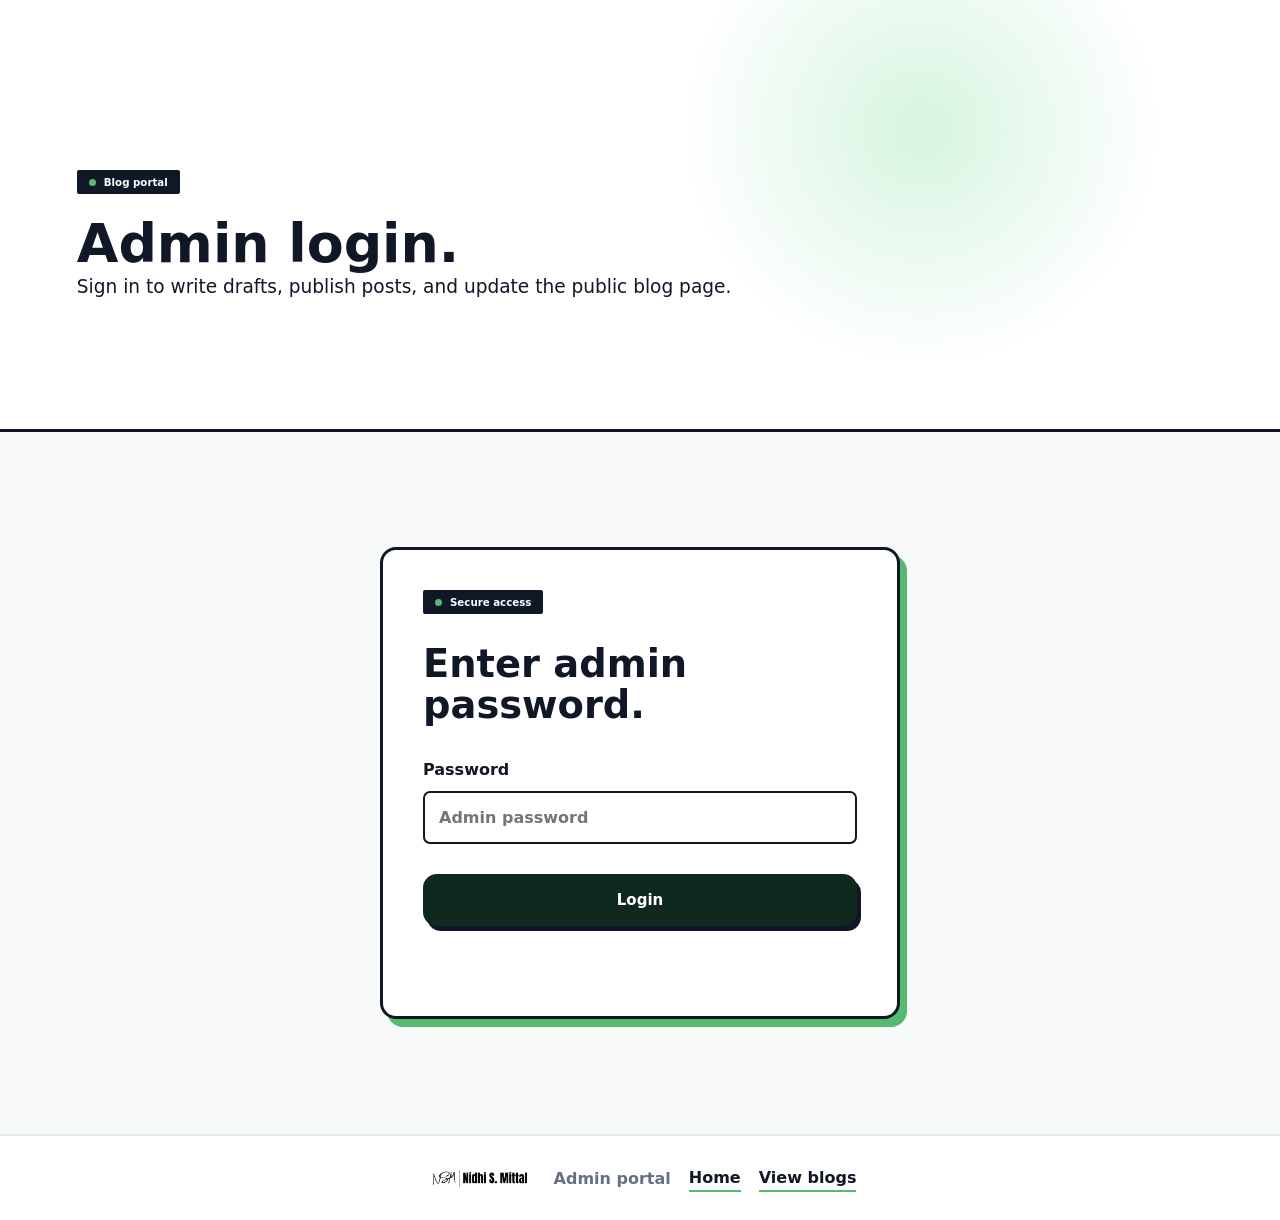
<file: admin.html>
<!doctype html>
<html lang="en">
  <head>
    <meta charset="UTF-8" />
    <meta name="viewport" content="width=device-width, initial-scale=1.0" />
    <title>Blog admin | Sattori Brand Awakening</title>
    <meta
      name="description"
      content="Write, draft, and publish Sattori blog posts from a simple local admin portal."
    />
    <link rel="stylesheet" href="styles.min.css?v=perf-2" />
  </head>
  <body>
    <main class="admin-main">
      <section class="page-hero admin-hero">
        <div>
          <p class="eyebrow">Blog portal</p>
          <h1>Admin login.</h1>
          <p>
            Sign in to write drafts, publish posts, and update the public blog page.
          </p>
        </div>
      </section>

      <section class="section admin-login-section" data-admin-login-panel>
        <form class="admin-login" data-admin-login-form>
          <span class="section-kicker">Secure access</span>
          <h2>Enter admin password.</h2>
          <label>
            <span>Password</span>
            <input name="password" type="password" placeholder="Admin password" autocomplete="current-password" required />
          </label>
          <button class="button primary" type="submit">Login</button>
          <p data-login-message aria-live="polite"></p>
        </form>
      </section>

      <section class="section admin-shell" data-admin-content hidden>
        <form class="admin-editor" data-blog-admin-form>
          <input type="hidden" name="id" />
          <div class="field-grid">
            <label>
              <span>Title</span>
              <input name="title" type="text" placeholder="Blog title" required />
            </label>
            <label>
              <span>Category</span>
              <select name="category" required>
                <option value="marketing">Marketing mastery</option>
                <option value="brand">Personal brand building</option>
                <option value="journal">Insignificant Side</option>
              </select>
            </label>
          </div>
          <label>
            <span>Excerpt</span>
            <textarea name="excerpt" rows="4" placeholder="Short summary for the blog card" required></textarea>
          </label>
          <label>
            <span>Full blog</span>
            <textarea name="body" rows="9" placeholder="Write the full blog here. Use blank lines for paragraphs." required></textarea>
          </label>
          <div class="admin-actions">
            <button class="button secondary" type="submit" name="status" value="draft">Save draft</button>
            <button class="button primary" type="submit" name="status" value="published">Publish</button>
            <button class="text-link" type="button" data-blog-reset>Clear form</button>
          </div>
          <p data-admin-message aria-live="polite"></p>
        </form>

        <aside class="admin-panel">
          <div class="section-heading compact">
            <span class="section-kicker">Published and drafts</span>
            <h2>Manage posts.</h2>
            <p>Published posts appear on the public blog page. Drafts stay here until you publish them.</p>
            <button class="text-link" type="button" data-admin-logout>Logout</button>
          </div>
          <div class="admin-post-list" data-admin-posts></div>
        </aside>
      </section>
    </main>

    <footer class="admin-footer">
      <a class="brand-mark footer-brand" href="index.html" aria-label="Nidhi S Mittal home">
        <img loading="lazy" decoding="async" src="assets/nidhi-s-mittal-logo.png" alt="Nidhi S Mittal" />
      </a>
      <nav aria-label="Admin footer navigation">
        <span>Admin portal</span>
        <a href="index.html">Home</a>
        <a href="blogs.html">View blogs</a>
      </nav>
    </footer>

    <script src="script.min.js?v=perf-2"></script>
  </body>
</html>
</file>
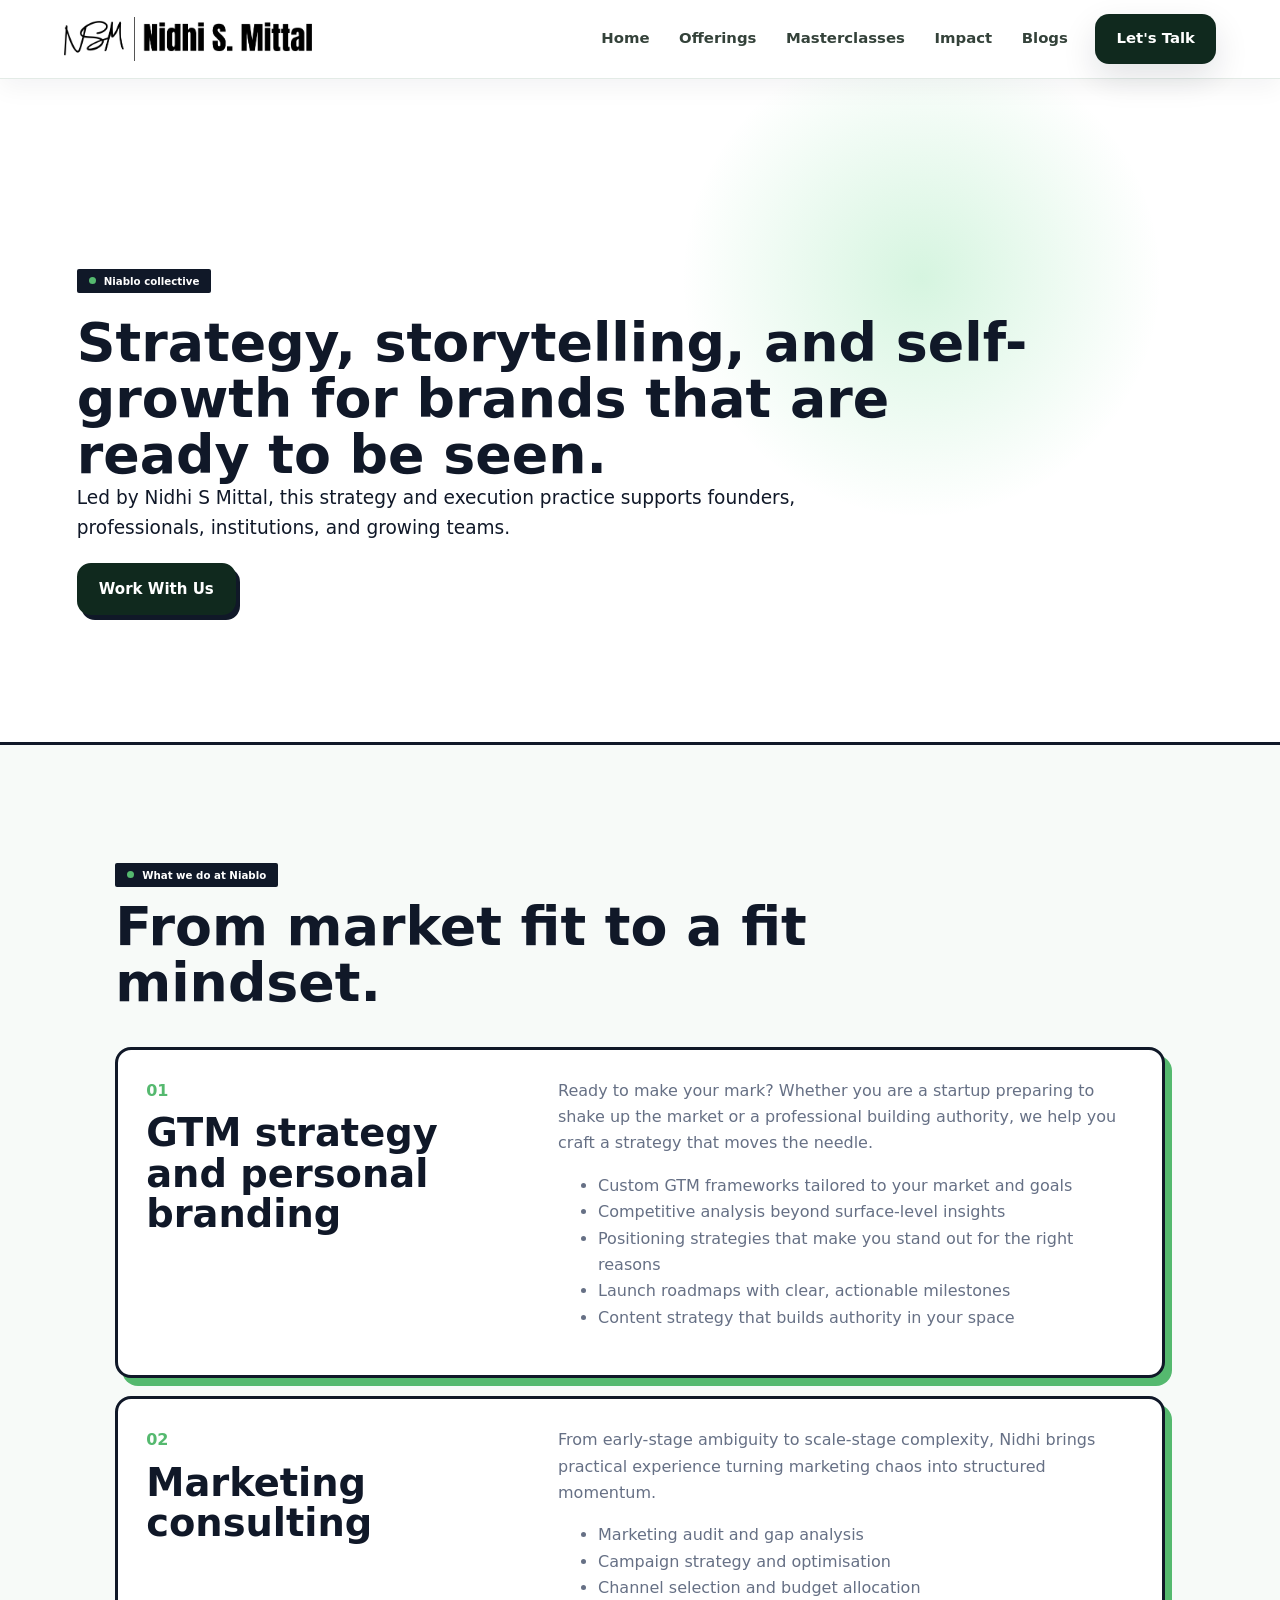
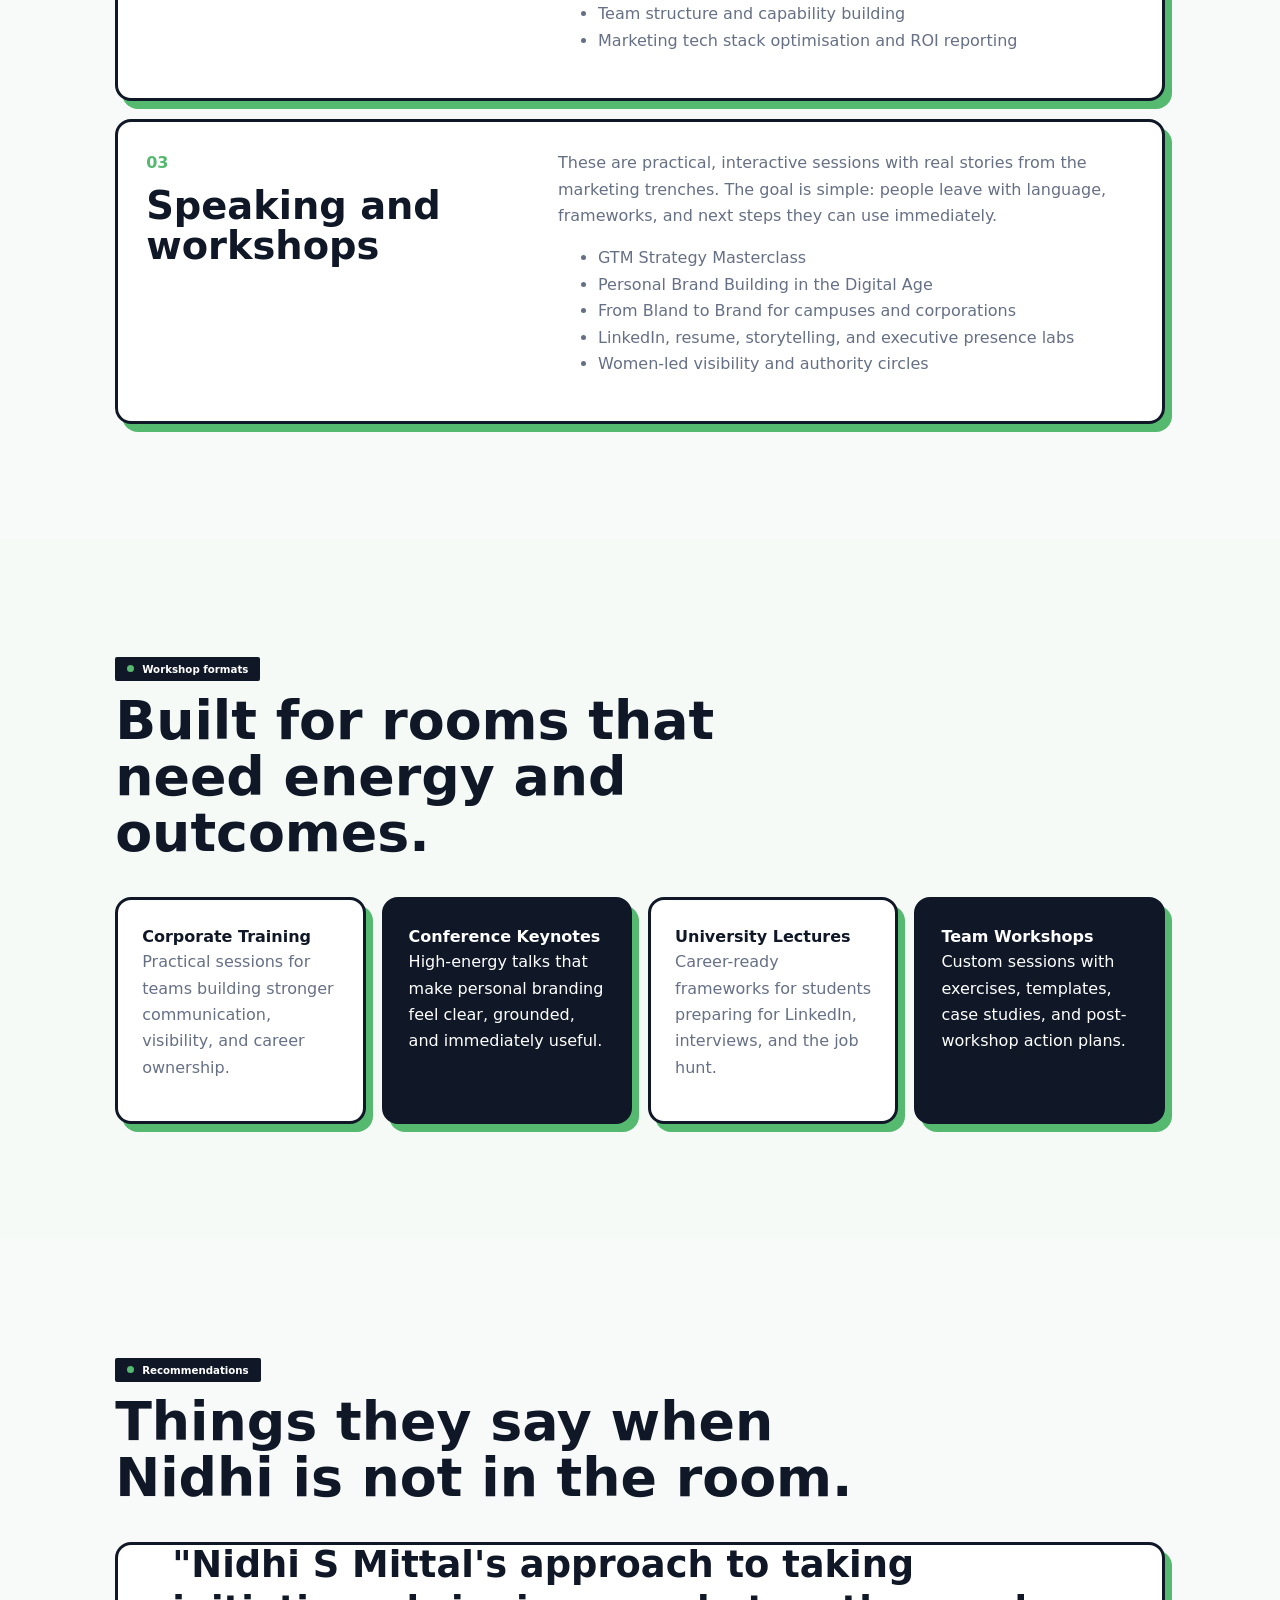
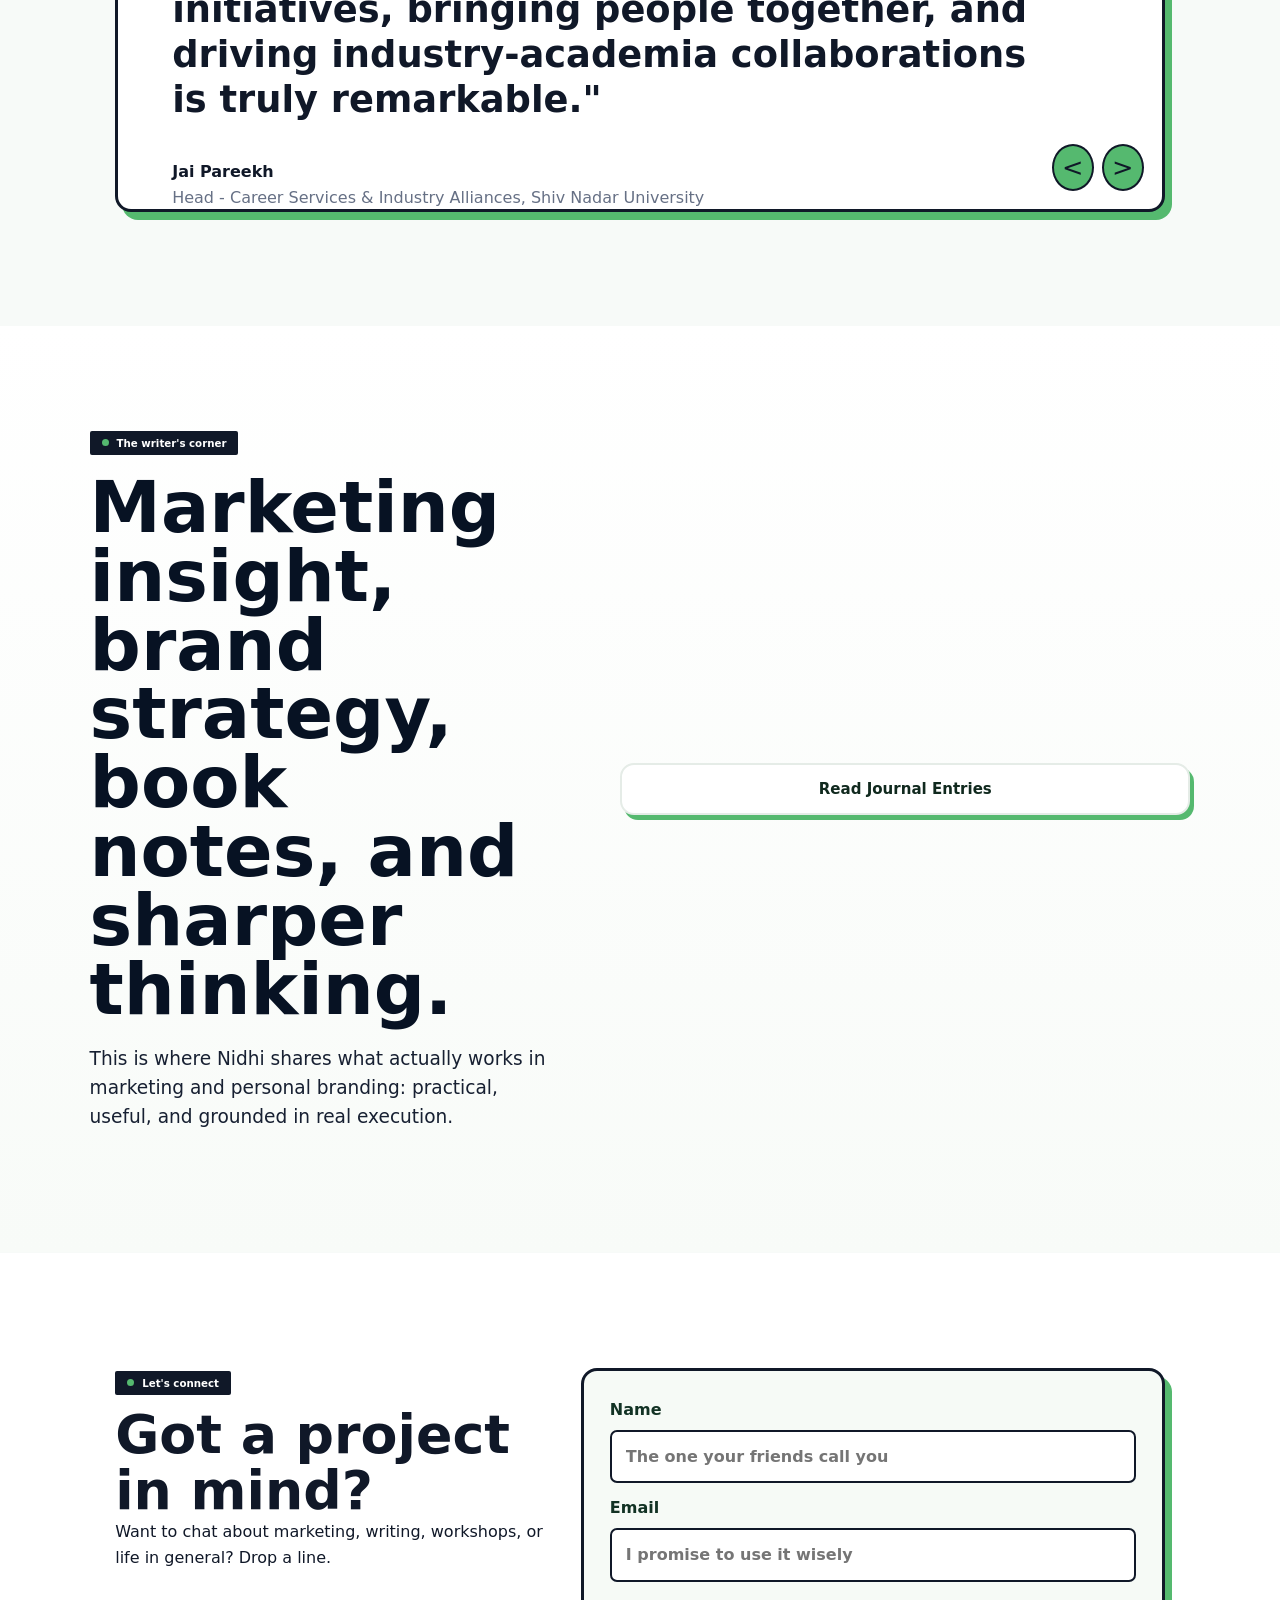
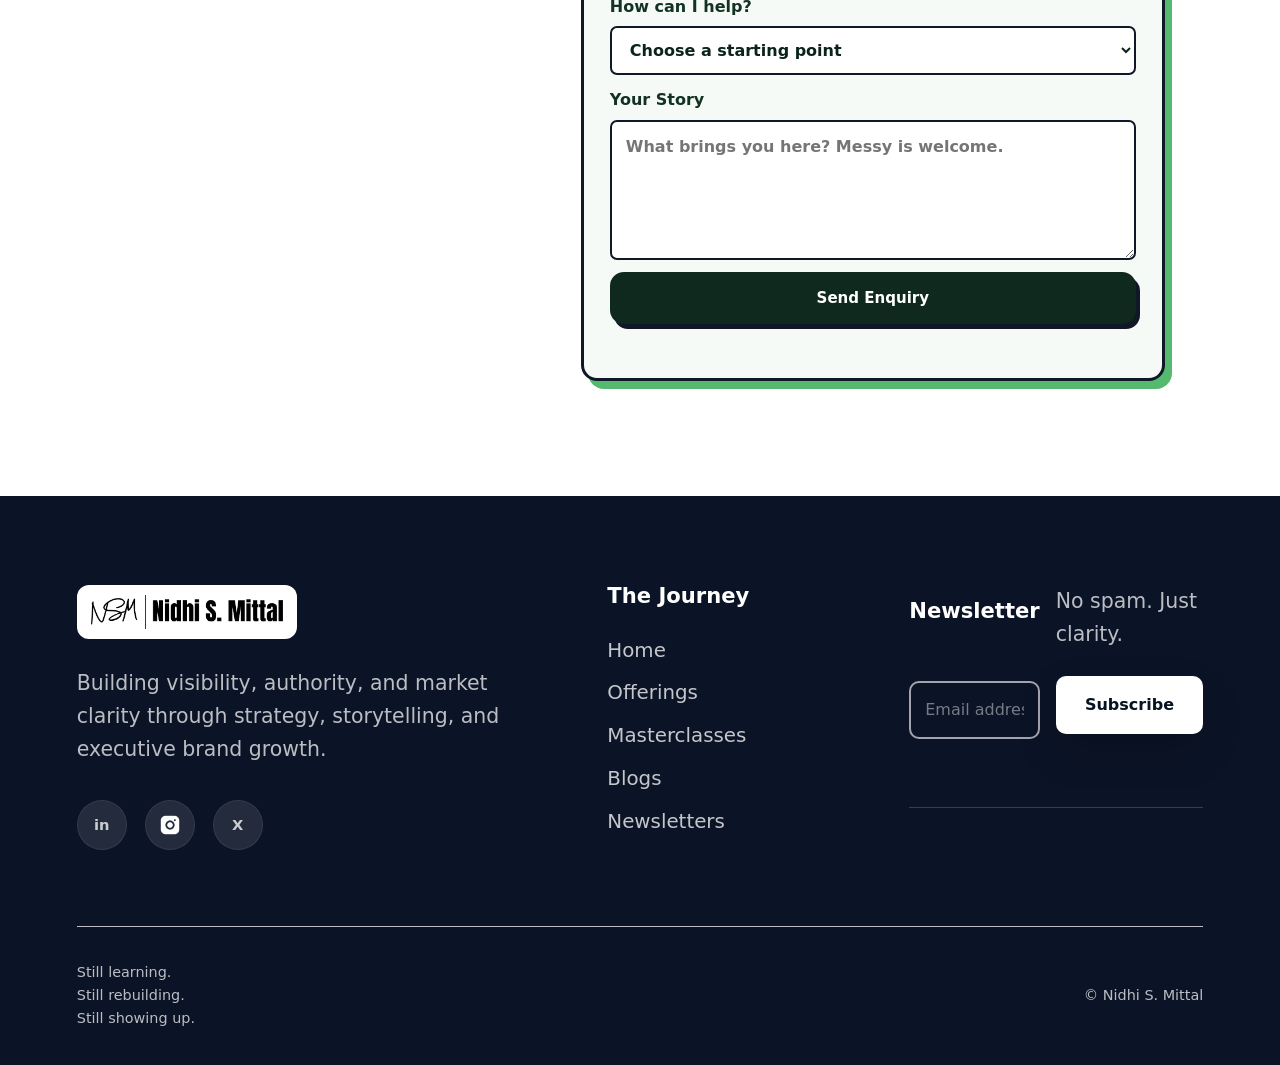
<file: agency.html>
<!doctype html>
<html lang="en">
  <head>
    <meta charset="UTF-8" />
    <meta name="viewport" content="width=device-width, initial-scale=1.0" />
    <title>Consulting | Nidhi S Mittal</title>
    <meta
      name="description"
      content="Nidhi S Mittal offers GTM strategy, personal branding, marketing consulting, speaking, and workshops for founders, professionals, and organisations."
    />
    <link rel="stylesheet" href="styles.css?v=mobile-optimised" />
  </head>
  <body>
    <header class="site-header" data-header>
      <a class="brand-mark" href="index.html" aria-label="Nidhi S Mittal home">
        <img loading="lazy" decoding="async" src="assets/nidhi-s-mittal-logo.png" alt="Nidhi S Mittal" />
      </a>
      <button class="menu-toggle" type="button" aria-label="Open navigation" data-menu-toggle>
        <span></span><span></span><span></span>
      </button>
      <nav class="site-nav" data-nav>
        <a href="index.html">Home</a>
        <a href="strategy/">Offerings</a>
        <a href="masterclasses/">Masterclasses</a>
        <a href="index.html#impact">Impact</a>
        <a href="blogs.html">Blogs</a>
        <a class="nav-cta" href="index.html#contact-form">Let's Talk</a>
      </nav>
    </header>

    <main>
      <section class="page-hero agency-hero">
        <div>
          <p class="eyebrow">Niablo collective</p>
          <h1>Strategy, storytelling, and self-growth for brands that are ready to be seen.</h1>
          <p>
            Led by Nidhi S Mittal, this strategy and execution practice supports founders,
            professionals, institutions, and growing teams.
          </p>
          <a class="button primary" href="#work-with-us">Work With Us</a>
        </div>
      </section>

      <section class="section">
        <div class="section-heading compact">
          <span class="section-kicker">What we do at Niablo</span>
          <h2>From market fit to a fit mindset.</h2>
        </div>
        <div class="service-stack">
          <article class="service-row" id="gtm">
            <div>
              <span>01</span>
              <h3>GTM strategy and personal branding</h3>
            </div>
            <div>
              <p>
                Ready to make your mark? Whether you are a startup preparing to shake up the market
                or a professional building authority, we help you craft a strategy that moves the needle.
              </p>
              <ul>
                <li>Custom GTM frameworks tailored to your market and goals</li>
                <li>Competitive analysis beyond surface-level insights</li>
                <li>Positioning strategies that make you stand out for the right reasons</li>
                <li>Launch roadmaps with clear, actionable milestones</li>
                <li>Content strategy that builds authority in your space</li>
              </ul>
            </div>
          </article>
          <article class="service-row" id="consulting">
            <div>
              <span>02</span>
              <h3>Marketing consulting</h3>
            </div>
            <div>
              <p>
                From early-stage ambiguity to scale-stage complexity, Nidhi brings practical experience
                turning marketing chaos into structured momentum.
              </p>
              <ul>
                <li>Marketing audit and gap analysis</li>
                <li>Campaign strategy and optimisation</li>
                <li>Channel selection and budget allocation</li>
                <li>Team structure and capability building</li>
                <li>Marketing tech stack optimisation and ROI reporting</li>
              </ul>
            </div>
          </article>
          <article class="service-row" id="workshops">
            <div>
              <span>03</span>
              <h3>Speaking and workshops</h3>
            </div>
            <div>
              <p>
                These are practical, interactive sessions with real stories from the marketing trenches.
                The goal is simple: people leave with language, frameworks, and next steps they can use immediately.
              </p>
              <ul>
                <li>GTM Strategy Masterclass</li>
                <li>Personal Brand Building in the Digital Age</li>
                <li>From Bland to Brand for campuses and corporations</li>
                <li>LinkedIn, resume, storytelling, and executive presence labs</li>
                <li>Women-led visibility and authority circles</li>
              </ul>
            </div>
          </article>
        </div>
      </section>

      <section class="section muted">
        <div class="section-heading compact">
          <span class="section-kicker">Workshop formats</span>
          <h2>Built for rooms that need energy and outcomes.</h2>
        </div>
        <div class="format-grid">
          <article>
            <strong>Corporate Training</strong>
            <p>Practical sessions for teams building stronger communication, visibility, and career ownership.</p>
          </article>
          <article>
            <strong>Conference Keynotes</strong>
            <p>High-energy talks that make personal branding feel clear, grounded, and immediately useful.</p>
          </article>
          <article>
            <strong>University Lectures</strong>
            <p>Career-ready frameworks for students preparing for LinkedIn, interviews, and the job hunt.</p>
          </article>
          <article>
            <strong>Team Workshops</strong>
            <p>Custom sessions with exercises, templates, case studies, and post-workshop action plans.</p>
          </article>
        </div>
      </section>

      <section class="section recommendations">
        <div class="section-heading compact">
          <span class="section-kicker">Recommendations</span>
          <h2>Things they say when Nidhi is not in the room.</h2>
        </div>
        <div class="recommendation-slider" data-slider>
          <article class="recommendation active">
            <p>"Nidhi S Mittal's approach to taking initiatives, bringing people together, and driving industry-academia collaborations is truly remarkable."</p>
            <strong>Jai Pareekh</strong><span>Head - Career Services & Industry Alliances, Shiv Nadar University</span>
          </article>
          <article class="recommendation">
            <p>"Her ability to connect people, create opportunities, and drive impactful initiatives is truly commendable."</p>
            <strong>Nav Dutta</strong><span>Head - Career Development & Corporate Relations (US), Hult International Business School</span>
          </article>
          <article class="recommendation">
            <p>"She is a natural leader, a strategic thinker, and a true driver of profitability."</p>
            <strong>Argha Bose</strong><span>Ex-General Manager, Tata Advanced Systems</span>
          </article>
          <article class="recommendation">
            <p>"Integrity and transparency define Nidhi S Mittal's approach to professional relationships."</p>
            <strong>Abhinav Dagur</strong><span>President, FinSpectra USA</span>
          </article>
          <div class="slider-controls">
            <button type="button" aria-label="Previous recommendation" data-prev>&lt;</button>
            <button type="button" aria-label="Next recommendation" data-next>&gt;</button>
          </div>
        </div>
      </section>

      <section class="section writer-corner">
        <div>
          <span class="section-kicker">The writer's corner</span>
          <h2>Marketing insight, brand strategy, book notes, and sharper thinking.</h2>
          <p>
            This is where Nidhi shares what actually works in marketing and personal branding:
            practical, useful, and grounded in real execution.
          </p>
        </div>
        <a class="button secondary" href="blogs.html#journal">Read Journal Entries</a>
      </section>

      <section class="section contact-panel" id="work-with-us">
        <div>
          <span class="section-kicker">Let's connect</span>
          <h2>Got a project in mind?</h2>
          <p>Want to chat about marketing, writing, workshops, or life in general? Drop a line.</p>
        </div>
        <form class="contact-form" data-contact-form>
          <label>
            Name
            <input type="text" name="name" placeholder="The one your friends call you" required />
          </label>
          <label>
            Email
            <input type="email" name="email" placeholder="I promise to use it wisely" required />
          </label>
          <label>
            How can I help?
            <select name="service" required>
              <option value="">Choose a starting point</option>
              <option>Personal branding workshop</option>
              <option>GTM or marketing consulting</option>
              <option>Invite Nidhi to speak</option>
              <option>Join the community</option>
            </select>
          </label>
          <label>
            Your Story
            <textarea name="message" placeholder="What brings you here? Messy is welcome." required></textarea>
          </label>
          <button class="button primary" type="submit">Send Enquiry</button>
          <p data-contact-message aria-live="polite"></p>
        </form>
      </section>
    </main>

    <footer class="site-footer" id="contact">
      <div class="footer-main">
        <div class="footer-brand-block">
          <a class="brand-mark footer-brand" href="index.html" aria-label="Nidhi S Mittal home">
            <img loading="lazy" decoding="async" src="assets/nidhi-s-mittal-logo.png" alt="Nidhi S Mittal" />
          </a>
          <p>Building visibility, authority, and market clarity through strategy, storytelling, and executive brand growth.</p>
          <div class="footer-socials" aria-label="Social links">
            <a href="https://www.linkedin.com/in/reachnidhi/" target="_blank" rel="noreferrer" aria-label="LinkedIn">in</a>
            <a href="https://www.instagram.com/reachnidhi/" target="_blank" rel="noreferrer" aria-label="Instagram"><img loading="lazy" decoding="async" src="assets/footer-instagram.webp" alt="" /></a>
            <a href="https://x.com/reachnidhi" target="_blank" rel="noreferrer" aria-label="X / Twitter">X</a>
          </div>
        </div>
        <nav class="footer-links" aria-label="Footer navigation">
          <h3>The Journey</h3>
          <a href="index.html">Home</a>
          <a href="strategy/">Offerings</a>
          <a href="masterclasses/">Masterclasses</a>
          <a href="blogs.html">Blogs</a>
          <a href="https://www.linkedin.com/newsletters/6964929938315489281/" target="_blank" rel="noreferrer">Newsletters</a>
        </nav>
        <form class="footer-newsletter" action="mailto:reach@nidhimittal.com" method="post" enctype="text/plain">
          <h3>Newsletter</h3>
          <p>No spam. Just clarity.</p>
          <label>
            <span>Email address</span>
            <input type="email" name="email" placeholder="Email address" required />
          </label>
          <button type="submit">Subscribe</button>
        </form>
      </div>
      <div class="footer-bottom">
        <span>Still learning.<br />Still rebuilding.<br />Still showing up.</span>
        <span>&copy; Nidhi S. Mittal</span>
      </div>
    </footer>

    <script src="script.js?v=mobile-optimised"></script>
  </body>
</html>
</file>
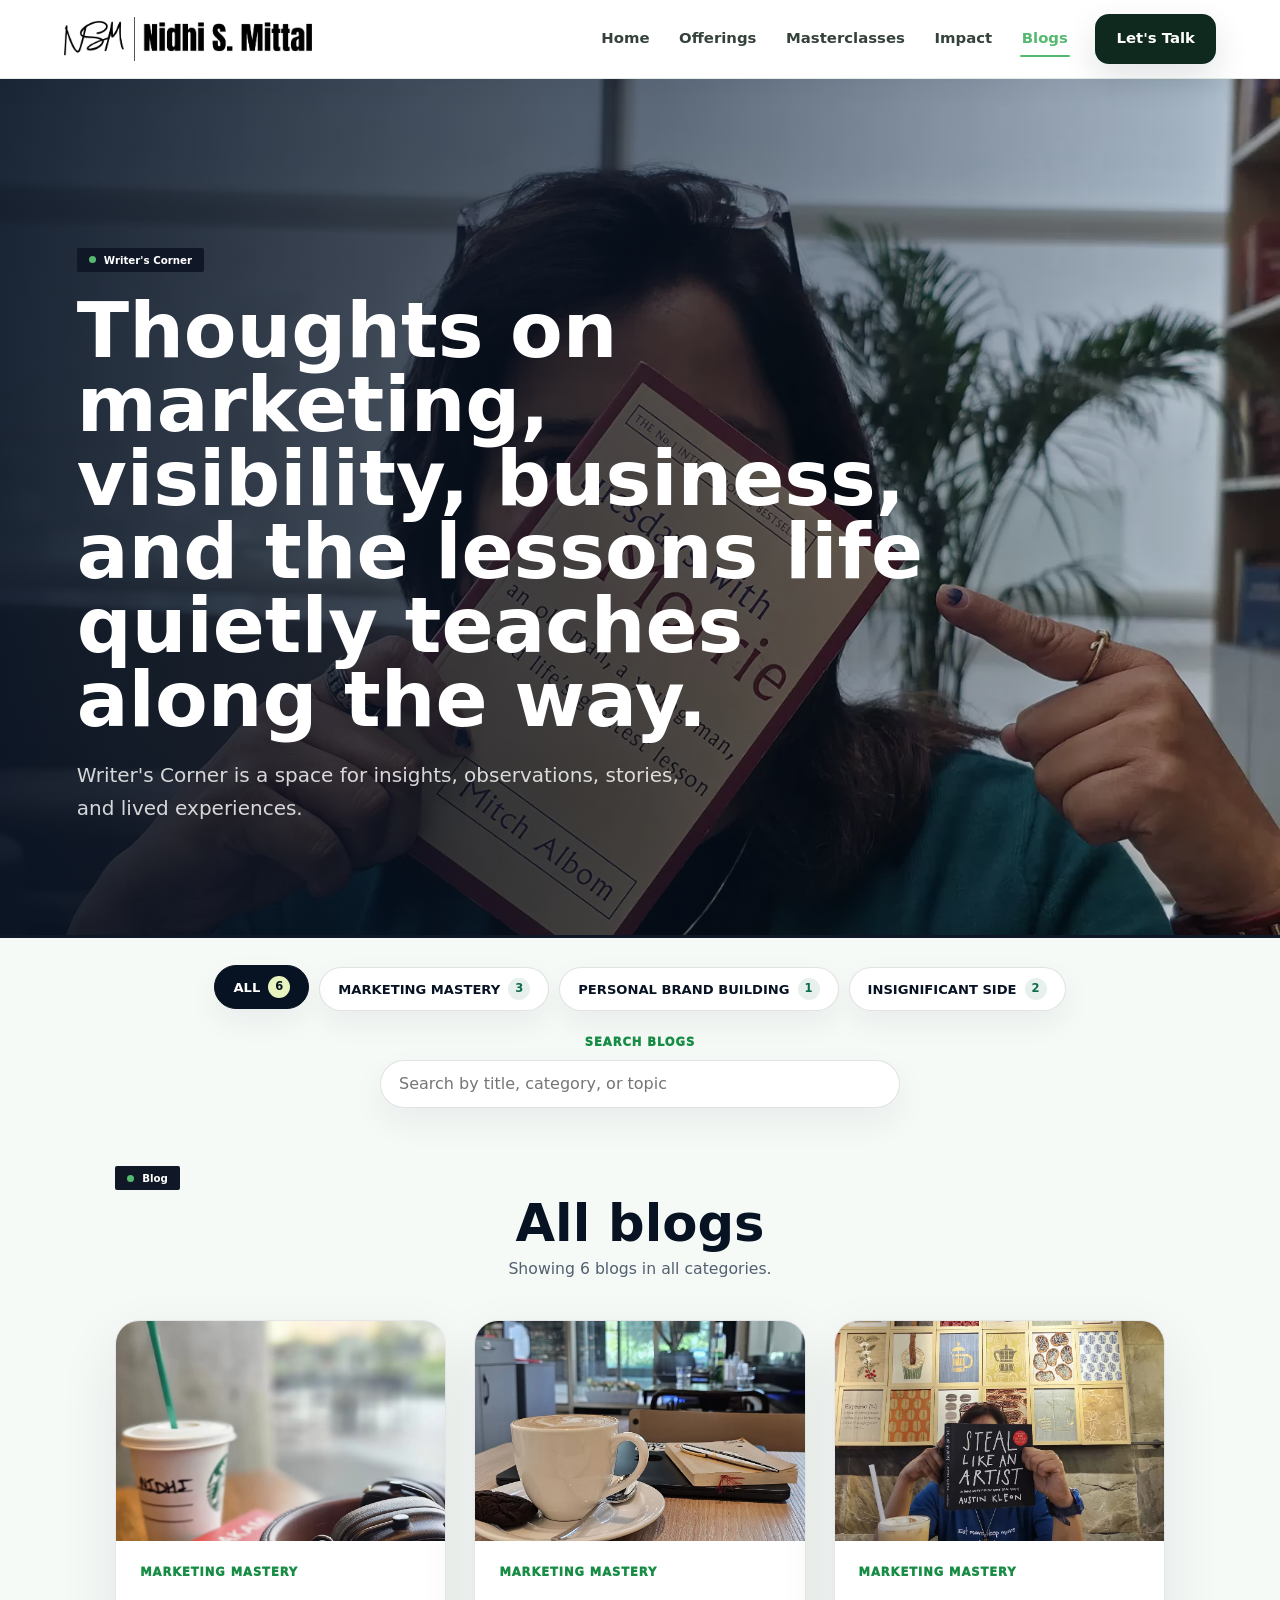
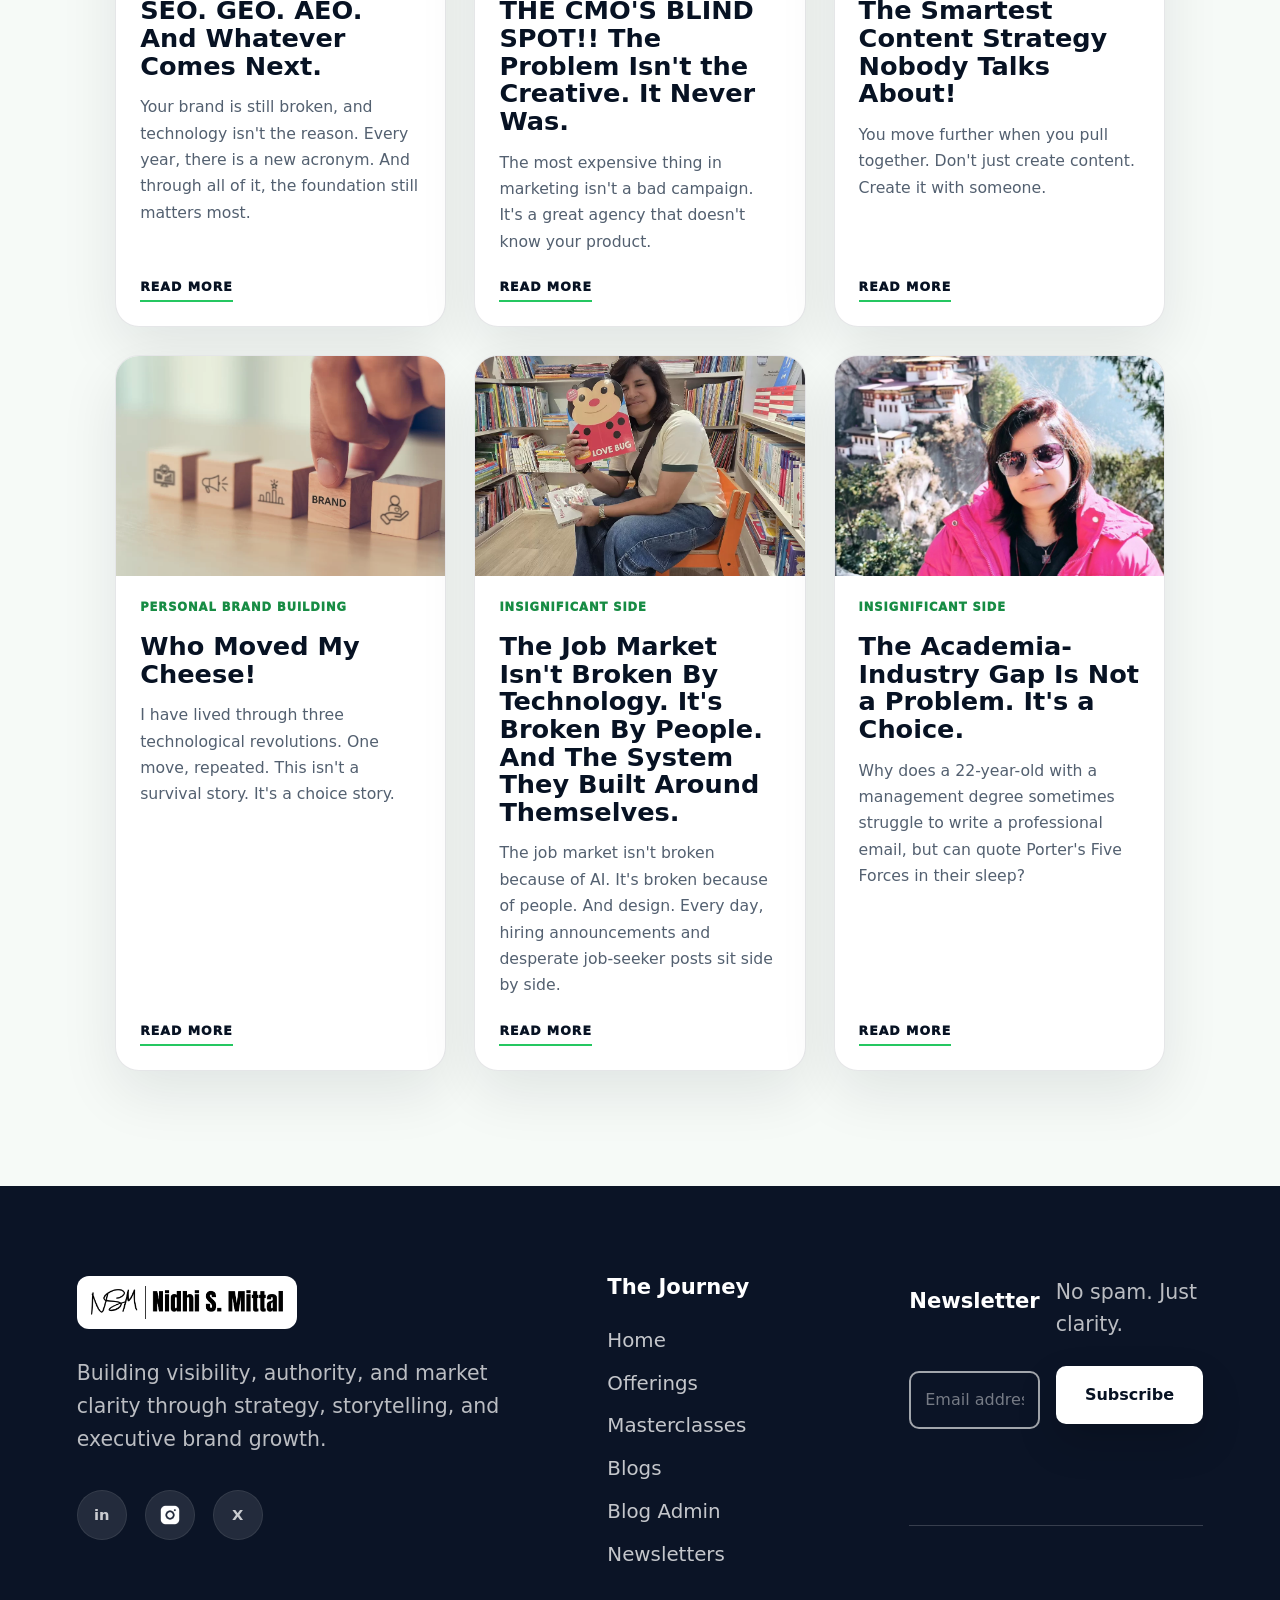
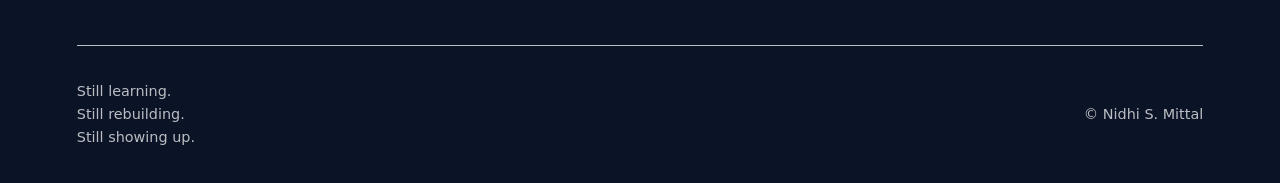
<file: blogs.html>
<!doctype html>
<html lang="en">
  <head>
    <meta charset="UTF-8" />
    <meta name="viewport" content="width=device-width, initial-scale=1.0" />
    <title>Writer's Corner | Nidhi S Mittal</title>
    <meta
      name="description"
      content="Thoughts on marketing, visibility, business, careers, culture, ambition, and the lessons life quietly teaches along the way."
    />
    <link rel="stylesheet" href="styles.css?v=mobile-optimised" />
  </head>
  <body>
    <header class="site-header" data-header>
      <a class="brand-mark" href="index.html" aria-label="Nidhi S Mittal home">
        <img loading="lazy" decoding="async" src="assets/nidhi-s-mittal-logo.png" alt="Nidhi S Mittal" />
      </a>
      <button class="menu-toggle" type="button" aria-label="Open navigation" data-menu-toggle>
        <span></span><span></span><span></span>
      </button>
      <nav class="site-nav" data-nav>
        <a href="index.html">Home</a>
        <a href="strategy/">Offerings</a>
        <a href="masterclasses/">Masterclasses</a>
        <a href="index.html#impact">Impact</a>
        <a href="blogs.html" aria-current="page">Blogs</a>
        <a class="nav-cta" href="index.html#contact-form">Let's Talk</a>
      </nav>
    </header>

    <main class="blogs-page">
      <section class="page-hero blogs-hero">
        <div>
          <p class="eyebrow">Writer's Corner</p>
          <h1>Thoughts on marketing, visibility, business, and the lessons life quietly teaches along the way.</h1>
          <p>Writer's Corner is a space for insights, observations, stories, and lived experiences.</p>
        </div>
      </section>

      <section class="section blog-controls">
        <div class="filter-row" role="group" aria-label="Blog categories" data-blog-filters>
          <button class="filter active" type="button" data-filter="all">All <span>6</span></button>
          <button class="filter" type="button" data-filter="marketing">Marketing mastery <span>3</span></button>
          <button class="filter" type="button" data-filter="brand">Personal brand building <span>1</span></button>
          <button class="filter" type="button" data-filter="journal">Insignificant Side <span>2</span></button>
        </div>
        <label class="blog-search">
          <span>Search blogs</span>
          <input type="search" placeholder="Search by title, category, or topic" data-blog-search />
        </label>
      </section>

      <section class="section article-list" id="journal" data-blog-list>
        <div class="blog-catalog-header">
          <span class="section-kicker">Blog</span>
          <h2 data-blog-catalog-title>All blogs</h2>
          <p data-blog-catalog-summary>Select a category to view its assigned blogs.</p>
        </div>
        <div class="live-posts" data-live-posts aria-live="polite"></div>
        <article class="article-card" id="job-market-system" data-category="journal">
          <figure class="article-card-image">
            <img loading="lazy" decoding="async" src="assets/blog-job-market-bookshop.webp" alt="Nidhi S Mittal reading in a bookstore" />
          </figure>
          <div class="article-meta">
            <span>Insignificant Side</span>
          </div>
          <h2>The Job Market Isn't Broken By Technology. It's Broken By People. And The System They Built Around Themselves.</h2>
          <p>
            The job market isn't broken because of AI. It's broken because of people. And design.
            Every day, hiring announcements and desperate job-seeker posts sit side by side.
          </p>
          <button class="text-link" type="button" data-expand>Read More</button>
          <div class="article-more">
            <p>
              The job market isn't broken because of AI. It's broken because of people. And design.
            </p>
            <p>
              Every day I scroll through LinkedIn and I see two things sitting right next to each other.
              A company announcing they are hiring. And a person — qualified, experienced, desperate —
              announcing they are not.
            </p>
            <p>
              People writing posts they never imagined they would write. Sharing their CVs publicly.
              Counting rejections. Begging for referrals. Hearts on their sleeve, dignity quietly
              negotiating with survival.
            </p>
            <p>And I ask myself — how did we get here?</p>
            <p>
              Because this is not an AI problem. AI didn't create this. People did. And the system they
              built around themselves did.
            </p>
            <p>
              I want to talk about that system today. Not to vent. Not to point fingers at one villain.
              But because understanding what is actually broken is the only way anything ever gets fixed.
            </p>
            <p>There are four walls holding this broken system up.</p>
            <p>And until we are honest about all four — nothing changes.</p>
            <p><strong>The First Wall. The Algorithm That Replaced Human Judgment.</strong></p>
            <p>
              Somewhere along the way, hiring became a filtering problem. Too many applications. Too
              little time. So we built systems to sort them. ATS platforms that screen resumes before a
              single human being lays eyes on them. Keyword matching that decides in seconds whether
              fifteen years of experience is worth a conversation. Automated rejections sent before the
              hiring manager has even opened the role brief.
            </p>
            <p>I understand the logic. Scale demands systems.</p>
            <p>But here is what we lost in that trade.</p>
            <p>
              The person who built something extraordinary but described it differently than the algorithm
              expected. The career changer whose transferable skills don't map neatly onto a job
              description written by a committee. The experienced professional whose resume doesn't
              contain the exact phrase the system was trained to find — not because they lack the skill,
              but because they called it something else.
            </p>
            <p>We didn't build a filter. We built a wall.</p>
            <p>And then we walked away and called it efficiency.</p>
            <p><strong>The Second Wall. The Theatre Of Hiring.</strong></p>
            <p>
              Easy Apply was supposed to democratise access. One click and your profile reaches the hiring
              manager. Simple. Fast. Human.
            </p>
            <p>What it actually created was the illusion of hiring at industrial scale.</p>
            <p>
              One click became ten clicks. Ten became a hundred. The same resume disappearing into the
              same void, over and over, with no confirmation that anyone received it, read it, or cared.
            </p>
            <p>
              And LinkedIn — the platform at the centre of all of this — has quietly, steadily shifted from
              a hiring network into a content and data platform. Hiring posts generate impressions. Open
              roles drive engagement. Sponsored listings feed the algorithm. The business of LinkedIn is no
              longer purely connecting talent with opportunity. It is keeping everyone on the platform,
              producing content, generating data, staying visible.
            </p>
            <p>Which is fine. Platforms evolve.</p>
            <p>But nobody told the job seeker that the rules had changed.</p>
            <p>
              They are still playing a hiring game on a platform that has quietly become something else.
              Still applying with sincerity into a system that processes them as numbers. Still waiting for
              a response that the design of the platform was never optimised to deliver.
            </p>
            <p><strong>The Third Wall. The People Who Stopped Showing Up.</strong></p>
            <p>
              This one is the most uncomfortable to talk about. Because it is the most human failure of all
              four.
            </p>
            <p>
              Hiring managers who disappear after three rounds of interviews. Recruiters who promise to
              follow up and never do. Leaders who post "we are looking for exceptional talent" and don't
              respond to a single message from someone exceptional who reached out. HR teams sending
              rejections six months later — or never sending them at all.
            </p>
            <p>I am not talking about cruelty. Most of these people are not cruel.</p>
            <p>
              I am talking about a culture that slowly, quietly normalised the idea that the person on the
              other side of the application stopped being a person. They became a profile. A submission. A
              stage in a pipeline. Something to be processed, advanced, or rejected — without the basic
              dignity of an honest conversation.
            </p>
            <p>Do you know what it actually costs someone to apply for a job?</p>
            <p>Not money. Something far more expensive.</p>
            <p>
              Time. Hope. The quiet reorganisation of their self-worth around whether a stranger decides
              they are enough. The anxiety of waiting. The recalibration required every single time silence
              arrives instead of an answer. The daily effort of keeping their confidence intact through a
              process specifically designed to make them feel replaceable.
            </p>
            <p>We stopped accounting for that cost a long time ago.</p>
            <p>And the people running the system never felt it. So they never fixed it.</p>
            <p><strong>The Fourth Wall. Built For Volume. Not For Humans.</strong></p>
            <p>
              The entire architecture of modern hiring was designed with one objective — process more,
              faster.
            </p>
            <p>
              More applications. More screening rounds. More assessments. More data points. More stages
              between the human being and the decision.
            </p>
            <p>Nobody stopped to ask the harder question.</p>
            <p>
              Are we actually finding better people? Are we treating them better? Are we building something
              that works for the person on both sides of this table — not just the company's need to feel
              thorough?
            </p>
            <p>The answer, if we are being honest, is no.</p>
            <p>
              We built a machine that is extraordinarily efficient at processing people. And extraordinarily
              bad at seeing them.
            </p>
            <p><strong>So What Now?</strong></p>
            <p>
              I am not writing this to be cynical. I have spent twenty years inside this system — as a
              marketer, a leader, a builder — and I still believe in the possibility of getting this right.
            </p>
            <p>But getting it right requires honesty. From both sides.</p>
            <p>To every company, hiring manager, recruiter, and leader reading this:</p>
            <p>
              The person on the other side of that application is not a data point. They researched your
              company. They rewrote their resume. They pressed submit with a quiet hope that this time
              might be different.
            </p>
            <p>
              One response costs you nothing. One honest rejection — even a template — restores something
              that silence took away. One DM answered can change the direction of someone's week, month,
              career.
            </p>
            <p>You have more power in this system than you realise.</p>
            <p>Use it like a human being.</p>
            <p>To every person navigating this right now:</p>
            <p>The market is broken. The system is broken. The design is broken.</p>
            <p>You are not.</p>
            <p>
              Your experience is real. Your skills are real. Your value does not expire because an
              algorithm couldn't see it or a hiring manager couldn't be bothered to respond.
            </p>
            <p>The silence is not a verdict on who you are.</p>
            <p>
              It is a reflection of a system that was never truly built with you in mind.
            </p>
            <p>
              Keep going. Not because resilience is a virtue the internet demands of you. But because you
              deserve to land somewhere that actually sees you.
            </p>
            <p>
              The job market will not be fixed by a better algorithm. It will not be fixed by a shinier
              platform feature. It will not be fixed by another LinkedIn post about staying positive.
            </p>
            <p>
              It will be fixed when the people inside the system remember — there are people in it.
            </p>
            <p>One conversation at a time.</p>
            <p>
              If this made you uncomfortable — good. Discomfort is where honesty begins. And honesty is
              where change follows.
            </p>
            <p>
              Forward this to someone who needs to hear they are not broken. And to someone who needs to
              hear they have the power to do better.
            </p>
          </div>
        </article>

        <article class="article-card" id="seo-geo-aeo-brand-foundation" data-category="marketing">
          <figure class="article-card-image">
            <img loading="lazy" decoding="async" src="assets/blog-seo-geo-aeo.webp" alt="Book, headphones, and coffee on a table" />
          </figure>
          <div class="article-meta">
            <span>Marketing mastery</span>
          </div>
          <h2>SEO. GEO. AEO. And Whatever Comes Next.</h2>
          <p>
            Your brand is still broken, and technology isn't the reason. Every year, there is a new acronym.
            And through all of it, the foundation still matters most.
          </p>
          <button class="text-link" type="button" data-expand>Read More</button>
          <div class="article-more">
            <p>
              Every year, there is a new acronym.
            </p>
            <p>
              First it was SEO. Get on Google. Optimise everything. Keywords, backlinks, meta
              descriptions. Rank on page one or you don't exist.
            </p>
            <p>
              Then came GEO, Generative Engine Optimisation. Because now it's not just Google. It's AI
              answering questions before anyone clicks a link. ChatGPT. Perplexity. Gemini. Grok. Your
              brand either shows up in the AI's answer or it doesn't exist at all.
            </p>
            <p>
              Then AEO, Answer Engine Optimisation. Because the search bar itself is evolving. People
              aren't typing queries anymore. They are asking questions and expecting answers. Instantly.
              Conversationally. Without visiting your carefully built website.
            </p>
            <p>
              And now Search Everywhere Optimisation. Because search is no longer a destination. It
              happens on Instagram. On YouTube. On Reddit. On TikTok (minus India). On AI assistants
              people talk to while cooking dinner.
            </p>
            <p>
              Every year. A new acronym. A new panic. A new agency selling you the next thing to fix.
            </p>
            <p>And through all of it, your brand is still broken.</p>
            <p>Not because you missed the trend.</p>
            <p>Because you never fixed the foundation.</p>
            <p><strong>Technology does not build brands. It distributes them.</strong></p>
            <p>This is the line that would have saved a lot of expensive mistakes.</p>
            <p>SEO can put you on page one. It cannot make someone care about what they find there.</p>
            <p>GEO can get you cited by an AI. It cannot make that citation mean anything.</p>
            <p>
              AEO can make you the answer to a question. It cannot make you the brand someone trusts
              enough to actually act on.
            </p>
            <p>
              Search Everywhere Optimisation can put you on every surface simultaneously. But if your
              message is broken, you are just broken everywhere at once. Faster than ever. At scale.
            </p>
            <p>
              The brands that have survived every revolution — and there have been many — did not
              survive because they were the fastest to adapt. They survived because they were absolutely
              clear on two things.
            </p>
            <p>Their product. And their positioning.</p>
            <p>Everything else was distribution.</p>
            <p><strong>Let me show you what that actually looks like.</strong></p>
            <p>
              Amul. Launched in 1946. Survived Partition, liberalisation, the internet, e-commerce,
              Instagram, and now AI. The Amul girl has been commenting on current affairs since 1966.
              Not because Amul has the best digital strategy in India with over 8000+ campaigns and
              still going strong. Because the product is trusted and the positioning, the taste of India,
              has never shifted. Every new medium just gave them a new canvas for the same story.
            </p>
            <p>
              Fevicol. No technology has disrupted Fevicol. You know why? Because "unbreakable bond" is
              not a tagline. It is a promise that has been kept for over 60 years. SEO, GEO, AEO,
              Fevicol will show up on all of it. And their brand will mean exactly the same thing on
              every surface. Because they built something real long before they built anything digital.
            </p>
            <p>
              Apple. In 1997, Apple was 90 days from bankruptcy. Steve Jobs came back and killed 70% of
              the product line. He did not launch a new technology strategy. He launched Think Different,
              a positioning statement. Two words. The technology followed the clarity. Not the other way
              around.
            </p>
            <p>
              Nike. Nike does not sell shoes. It never did. It sells the belief that anyone can be an
              athlete. That single human truth has survived running booms, fitness apps, social media,
              influencer culture, and AI coaching tools. Because great positioning is not about the
              channel. It is about the truth underneath, the one that does not expire.
            </p>
            <p>
              Tanishq. Launched in 1994 by Tata. Entered a market completely dominated by local jewellers
              with generational trust. Nobody believed a corporate brand could sell gold in India,
              jewellery here is emotional, familial, hyperlocal. Tanishq didn't out-product the
              competition. They out-positioned it. Through e-commerce, Instagram, and now lab-grown
              diamond conversations, the positioning hasn't moved. Trust, craftsmanship, Indian woman.
              Everything else was just a new channel for the same truth.
            </p>
            <p>The pattern is the same every time. Clarity first. Distribution second.</p>
            <p><strong>So why is your brand still broken?</strong></p>
            <p>
              I say this with full respect because I have sat across enough boardrooms and founder
              conversations to know this is far more common than anyone publicly admits.
            </p>
            <p>It is rarely the technology.</p>
            <p>It is almost always one of these three things.</p>
            <p>
              You don't have a clear point of view. You stand for everything, which means you stand for
              nothing. Your competitor could swap their logo onto your website and nobody would notice
              the difference.
            </p>
            <p>
              You have confused activity with strategy. Posting, optimising, running ads, chasing every
              new algorithm and none of it connects to a single coherent story about why you exist and
              who you genuinely exist for.
            </p>
            <p>
              You launched a GTM before you had a reason to exist. Go-To-Market strategy is not your
              brand strategy. GTM tells you how to reach the market. It does not tell the market why they
              should care. I have seen startups spend lakhs on performance marketing, influencer
              campaigns, and launch events, with a beautiful GTM deck and then wonder why nothing is
              sticking. Because GTM amplifies your positioning. It does not replace it. If the positioning
              is hollow, the GTM just burns money faster.
            </p>
            <p>
              You are building distribution before you have built desire. You want to be everywhere before
              you have given people a real reason to care that you are anywhere.
            </p>
            <p>This is the part that stings. I know. I have been here myself.</p>
            <p><strong>Here is what to do with all the acronyms.</strong></p>
            <p>
              Learn SEO. Adapt to GEO. Understand AEO. Show up wherever the next Search Everywhere
              demands.
            </p>
            <p>But do all of it in service of a brand that already knows what it stands for.</p>
            <p>Because technology is a megaphone.</p>
            <p>And a megaphone pointed at a broken message does not fix the message.</p>
            <p>It just makes it louder. On more platforms. In front of more people.</p>
            <p>Faster than ever before.</p>
            <p>Back to the question I opened with.</p>
            <p>If every algorithm disappeared tomorrow, would people still find a way to get to you?</p>
            <p>
              If the answer is yes, your brand is working. Protect it. The technology will keep changing.
              Your foundation should not.
            </p>
            <p>
              If the answer is uncertain, that uncertainty is your brief. Not the next acronym. Not the
              next agency pitch. Not the next tool.
            </p>
            <p>The real work is in the story you have not been honest enough to tell yet.</p>
            <p>That is where every great brand started.</p>
            <p>Including yours.</p>
          </div>
        </article>

        <article class="article-card" id="cmo-blind-spot" data-category="marketing">
          <figure class="article-card-image">
            <img loading="lazy" decoding="async" src="assets/blog-cmo-blind-spot.webp" alt="Coffee, notebook, and cake on a cafe table" />
          </figure>
          <div class="article-meta">
            <span>Marketing mastery</span>
          </div>
          <h2>THE CMO'S BLIND SPOT!! The Problem Isn't the Creative. It Never Was.</h2>
          <p>The most expensive thing in marketing isn't a bad campaign. It's a great agency that doesn't know your product.</p>
          <button class="text-link" type="button" data-expand>Read More</button>
          <div class="article-more">
            <p>At JioSaavn, I once asked one of India's most reputed creative agencies to stop working. Completely. For a week.</p>
            <p>No briefs. No decks. No social posts. Nothing.</p>
            <p>We were stuck in a loop of weekly deliverables on their end, monthly billing on ours, and a growing pile of rejected creatives sitting between us like an awkward silence nobody wanted to name. The work was polished. Thoroughly, professionally polished. It just wasn't us.</p>
            <p>Every concept came in confident. Every concept landed slightly off. Not wrong enough to put your finger on in a feedback call. Just, not us. Not the product that people loved at 7am on a run or 11pm when the city finally went quiet and they needed something that felt like home.</p>
            <p>We would go back and forth. They would revise. We would push again. They would revise again. And somewhere in that loop, everyone was working very hard and nothing was actually moving.</p>
            <p>I sat with it for a while before I could name what was wrong.</p>
            <p>They knew us as a client. They didn't know us as a product.</p>
            <p>There's a difference. A significant one. Knowing a brand means you have read the deck, attended the onboarding, absorbed the brand guidelines, noted the tone of voice document. Knowing a product means you have felt it. You have used it on a bad day.</p>
            <p>That gap between knowing a brand and feeling it was showing up in every single creative we were rejecting.</p>
            <p><strong>So I called a pause.</strong></p>
            <p>One full week. No output. No deliverables. No pressure to produce.</p>
            <p>Use the product if need be. Argue about it within their own team. Disagree. Get opinionated. Come back when they had instincts about it not just information.</p>
            <p>My own team raised an eyebrow. We were already behind on the content calendar. Pausing felt like a luxury we couldn't afford.</p>
            <p>It was the opposite of a luxury. It was the most efficient decision I made that quarter.</p>
            <p>When the agency came back, something had genuinely shifted. The ideas had texture that wasn't there before. The language sounded like it came from inside the product, not outside it. The creative instincts were plugged into something real something felt, not just briefed. We lost a week of posts. We gained months of alignment.</p>
            <p>I sent chocolates to the whole team in Mumbai.</p>
            <p>Not as a gesture. As a genuine thank you for doing something that takes more courage than most people acknowledge, stopping, unlearning, and starting again from a place of real understanding.</p>
            <p>We have built an entire industry infrastructure around the idea that the client-agency relationship is a production system. Weekly sprints. Monthly billing cycles. Quarterly reviews. Utilisation targets. The whole architecture is designed to optimise for output and it does that very efficiently.</p>
            <p>And in that gap, we have created a culture where everyone is incentivised to keep producing. The agency needs to show work to justify the retainer. The client team needs to show approvals to justify their role. The calendar needs to be filled because an empty calendar looks like nothing is happening. So the creatives keep coming, the rejections keep piling, and everyone quietly points at the brief as the problem.</p>
            <p>Longer brief. More detailed brief. More reference slides. More examples of what we don't want.</p>
            <p>But I've sat across enough conference tables both from brand and agency side, to know that the brief is rarely where the problem actually lives. The problem lives in the distance between the agency and the product. And no document closes that distance.</p>
            <p><strong>So what does this mean practically?</strong></p>
            <p>Not every brand can afford to pause a week of output. But every brand can afford to ask a harder question before the next creative review:</p>
            <p>Does this agency know our product the way someone who loves it would know it or do they know it the way someone who read about it would?</p>
            <p>If it's the latter, no amount of brief refinement will fix what's actually broken.</p>
            <p>The creative isn't the problem. The brief isn't the problem. The distance is.</p>
            <p>The best agencies don't just get your brand. They get why it matters and that's something you have to give them the space to discover.</p>
          </div>
        </article>

        <article class="article-card" id="smartest-content-strategy" data-category="marketing">
          <figure class="article-card-image">
            <img loading="lazy" decoding="async" src="assets/blog-collaborative-content.webp" alt="Nidhi S Mittal holding Steal Like an Artist" />
          </figure>
          <div class="article-meta">
            <span>Marketing mastery</span>
          </div>
          <h2>The Smartest Content Strategy Nobody Talks About!</h2>
          <p>You move further when you pull together. Don't just create content. Create it with someone.</p>
          <button class="text-link" type="button" data-expand>Read More</button>
          <div class="article-more">
            <p>Everyone is talking about content.</p>
            <p>Post consistently. Build your brand. Show up every day. And most people nod, open a blank page, and freeze.</p>
            <p>Because the hardest part of content was never the publishing. It was the what-do-I-even-say problem.</p>
            <p>Here's the trick we have been using across every role I have held, long before personal branding became a LinkedIn religion.</p>
            <p>Don't just create content. Create it with someone.</p>
            <p><strong>The numbers don't lie.</strong></p>
            <p>Collaborative content gets up to 3x more engagement than solo content.</p>
            <p>Co-created content has built-in distribution, every contributor shares it with their own audience.</p>
            <p>Some brands generate over 28% of their total revenue through partnerships, with long-term collaborations seeing annual growth exceeding 50%.</p>
            <p>And yet, most personal brands and small marketing teams never touch it.</p>
            <p><strong>I have done this at every stage of my career.</strong></p>
            <p>At Tata Advanced Systems we partnered with DSCI and NASSCOM to co-publish industry content and get featured in their newsletters. We didn't build the audience from scratch. We showed up where the audience already was.</p>
            <p>At JioSaavn we created a yearly marketing playbook with CMOs and marketing leaders across industries. Their names on the cover meant their networks became our reach. Their endorsement became our credibility.</p>
            <p>Pepper Content came to me for a leadership series. Their platform, their audience, my thinking. I didn't build that stage, I just showed up prepared.</p>
            <p>At Blue Vector, in-house podcast content built with creators. Not content about the brand. Content with people.</p>
            <p>And there were many more. But the common thread, I never carried the full weight alone.</p>
            <p><strong>The brands that figured this out early.</strong></p>
            <p>McDonald's x Coca-Cola in 1955. Seventy years of co-marketing so seamless you can't imagine one without the other. That's what sustained collaborative content builds, default association in a consumer's mind.</p>
            <p>GoPro x Red Bull. No new product. Just a content agreement. One got access to 1,800+ events across 100 countries. The other got footage no money could manufacture. Two audiences. One story.</p>
            <p>Uber x Spotify. Two completely different products, one shared content moment. Over a billion combined users. Built entirely on showing up together.</p>
            <p><strong>So why isn't everyone doing this?</strong></p>
            <p>Because it requires something most content advice skips, relationships.</p>
            <p>You have to reach out. Pitch something. Be willing to give before you get.</p>
            <p>But here's what collaborative content does that solo content almost never can, it builds your network while you are creating, not after. It gives you credibility by association, honestly earned. It multiplies your reach without multiplying your effort.</p>
            <p>One collaboration can open more doors than six months of posting alone.</p>
            <p><strong>How to start, like today:</strong></p>
            <p>You don't need a big brand or a big budget.</p>
            <p>Look for someone building something complementary, not competitive.</p>
            <p>Pitch a perspective, not a product, lead with what you can bring to the table.</p>
            <p>Start small, a guest feature, a joint post, a podcast episode.</p>
            <p>Make it genuinely useful for both audiences, not just a logo swap.</p>
            <p>Let go of full control, co-creation means shared ownership, and that's the point.</p>
            <p>The gateway is smaller than you think. The compounding is larger than you would expect.</p>
            <p><strong>The truth most people miss.</strong></p>
            <p>Collaborative content isn't a hack. It's how the best professional relationships get built by making something together.</p>
            <p>It builds your network while you are creating, not after. It earns credibility by association, honestly. It multiplies your reach without multiplying your effort.</p>
            <p>One collaboration can open more doors than six months of posting alone.</p>
            <p>The blank page is always easier when someone is sitting across the table from you.</p>
          </div>
        </article>

        <article class="article-card" id="who-moved-my-cheese" data-category="brand">
          <figure class="article-card-image">
            <img loading="lazy" decoding="async" src="assets/brand-awakening-blocks.webp" alt="Wooden brand blocks on a desk" />
          </figure>
          <div class="article-meta">
            <span>Personal brand building</span>
          </div>
          <h2>Who Moved My Cheese!</h2>
          <p>I have lived through three technological revolutions. One move, repeated. This isn't a survival story. It's a choice story.</p>
          <button class="text-link" type="button" data-expand>Read More</button>
          <div class="article-more">
            <p>This isn't a survival story. It's a choice story. And the choice was always the same, lean in before the wave crashes, not after.</p>
            <p>Let me say something that doesn't get said out loud enough. Every technological shift doesn't just change how we work. It reshuffles who gets to stay in the room.</p>
            <p>Readiness is a myth. You don't feel ready. You just go anyway. I have done it three times already. Here's what that actually looked like.</p>
            <p><strong>Evolution 01 - Computers.</strong></p>
            <p>My education didn't teach me computers. No syllabus covered it. No one in my circle was rushing toward it. But something in me understood that the world was quietly, irreversibly changing and standing still wasn't a neutral act.</p>
            <p>So I enrolled into courses myself, even if they weren't available in my city. DTC bus to Connaught Place. Simple as that. I didn't wait for it to come to me.</p>
            <p>Relevance is a decision you make before the market forces it on you.</p>
            <p><strong>Evolution 02 - The Internet.</strong></p>
            <p>Being online wasn't cool yet. We did it anyway.</p>
            <p>We were early internet adopters at home, that irritating dial-up sound we all remember, at a time when most people still considered it a novelty. And when social media arrived, the same instinct kicked in.</p>
            <p>The internet didn't just give you information. It gave you reach. The ability to be known before you walked into a room. To build a reputation that arrived ahead of you.</p>
            <p>The people who sat that one out believed their work would speak for itself. In a world with infinite noise, invisible equals irrelevant.</p>
            <p>A decade into my career, I took on the social media lead role for Hult Prize in 2012 when social media was still very fresh. Not for the title. Because I wanted to understand how digital communities actually work, from the inside.</p>
            <p>You don't learn that by watching. You learn it by doing even when you are overqualified for the doing.</p>
            <p>Staying relevant sometimes means volunteering to be the least experienced person in the room. Again. Ego has no seat at the table of evolution.</p>
            <p><strong>Evolution 03 - AI.</strong></p>
            <p>Same crossroads. Same choice. Different decade. Higher stakes.</p>
            <p>I will be direct, I am already using AI where it makes sense for my work. And I am actively telling the people around me: use it. If it saves you three hours of research, use it. If it helps you draft faster so you can think deeper, use it.</p>
            <p>The shift is real. It is not a phase. And the anxiety most people are feeling is mostly misdirected.</p>
            <p>There's a growing chorus of voices, podcasters, influencers, self-proclaimed futurists, actively telling people that being a carpenter, gardener, or plumber is the safe career move now. Let's be honest about what's actually being said: don't compete with AI, retreat to the physical. That's not a strategy. That's managed surrender. And the people offering that advice? They are not retreating anywhere.</p>
            <p>The question was never "which jobs will AI take?"</p>
            <p>The right question is: who is going to get the seat on this musical chair that never stops playing?</p>
            <p>It won't be the person who used AI to think less. It will be the person who used AI to think better and showed up with judgment, context, and the irreplaceable human layer on top.</p>
            <p>That's not optimism. That's pattern recognition. I have seen this movie twice already.</p>
            <p><strong>The through-line.</strong></p>
            <p>The cheese will keep moving. That's just the world now.</p>
            <p>Every revolution asks the same question: are you willing to be a beginner again?</p>
            <p>Most aren't. Not because they lack intelligence. Because being good at something for years creates an invisible gravity. It feels safer to defend the depth you have than to start over shallow.</p>
            <p>Three shifts. One move, repeated. Each time I leaned in, I briefly became the least experienced person in the room again. Uncomfortable? Yes. The price of staying? Also yes.</p>
            <p>You can move with the cheese or sit where it used to be and go hungry. That's the whole game.</p>
            <p>AI is here. It isn't leaving. Adapt or adopt but do it sooner rather than later. The ones who wait for certainty before they move are the ones who arrive after the cheese is already gone.</p>
            <p>The music never stops.</p>
            <p>Find the bus. Get on it. Figure out the rest when you arrive.</p>
          </div>
        </article>

        <article class="article-card" id="academia-industry-gap" data-category="journal">
          <figure class="article-card-image">
            <img loading="lazy" decoding="async" src="assets/blog-academia-industry-gap.jpg" alt="Nidhi S Mittal at a mountain monastery" />
          </figure>
          <div class="article-meta">
            <span>Insignificant Side</span>
          </div>
          <h2>The Academia-Industry Gap Is Not a Problem. It's a Choice.</h2>
          <p>Why does a 22-year-old with a management degree sometimes struggle to write a professional email, but can quote Porter's Five Forces in their sleep?</p>
          <button class="text-link" type="button" data-expand>Read More</button>
          <div class="article-more">
            <p>And both sides are choosing, every single day, to keep it wide open.</p>
            <p><strong>Here's an uncomfortable question:</strong></p>
            <p>Why does a 22-year-old with a management degree sometimes struggle to write a professional email, but can quote Porter's Five Forces in their sleep?</p>
            <p>This isn't a talent problem. It's a design problem.</p>
            <p>And the design has been broken for a while.</p>
            <p><strong>The gap is real. Let's name it.</strong></p>
            <p>The academia-industry gap isn't a rumour. It's a lived experience on both sides.</p>
            <p>Ask a hiring manager, and they will tell you: "Fresh graduates come in theory-heavy and context-light."</p>
            <p>Ask a professor, and they will say: "We are building thinkers, not just workers."</p>
            <p>Both are right. Both are also talking past each other.</p>
            <p><strong>Why does it exist?</strong></p>
            <p>Not because academia is lazy. Not because industry is impatient.</p>
            <p>Because both systems were built for entirely different gods and have never been forced to reconcile. Academia rewards depth, research, and theory. Industry rewards speed, judgment, and output. Neither is wrong. Both are incomplete.</p>
            <p>And in between sits a student paying significant money, investing years of their life, trusting that the bridge exists.</p>
            <p>It largely doesn't.</p>
            <p>Curricula revise every 2-3 years. Markets move every quarter. By the time a case study enters a classroom, the company it's about has already pivoted twice.</p>
            <p>Meanwhile, industry shows up on campus twice a year once for a guest lecture, once for placements. That's not partnership. That's extraction.</p>
            <p><strong>What it's actually costing.</strong></p>
            <p>Students pay first. They graduate carrying credentials that signal potential but don't demonstrate capability. The rude awakening hits in the first job when someone asks them to just do it and the classroom map doesn't match the terrain.</p>
            <p>That paralysis isn't a character flaw. It's a design flaw.</p>
            <p>Companies pay second. Re-training is never budgeted for but always happening. I have seen founders quietly stop hiring freshers not because they don't believe in young talent, but because the ratio of investment to readiness has made it feel risky.</p>
            <p>That's a structural failure, not a talent failure.</p>
            <p>Institutions pay last, but they will pay. In a world where a motivated 20-year-old can learn from the best minds on the planet for free, the value of a degree must be in experience, exposure, and ecosystem. Not just the certificate.</p>
            <p>Relevance is not permanent.</p>
            <p><strong>What actually fixes it.</strong></p>
            <p>Here's what I have seen move the needle from working directly with students across academic bodies and alongside new-age brands building in real time.</p>
            <p>Live briefs over case studies. Students handed a real brand problem, real deadline, real stakeholder, think differently. I have run sessions where students diagnosed an actual problem for a brand. Some of the recommendations were even implemented. That's not studying business. That's doing it.</p>
            <p>Practitioners as co-designers, not guest speakers. There's a difference between someone who comes in for 90 minutes and someone who shapes what questions students are even taught to ask. The institutions doing this well have advisory councils that meet quarterly and have real influence over curriculum.</p>
            <p>Immersion over internships. A two-month internship making decks is not immersion. Being present when a brand makes a hard call, a product kill, a pivot, a difficult customer situation that's where judgment is built. Proximity to real decisions is not teachable. It has to be lived.</p>
            <p><strong>The action plan.</strong></p>
            <p><strong>Academic institutions:</strong></p>
            <p>Introduce live brand briefs as a graded component every semester.</p>
            <p>Build practitioner advisory boards with actual curriculum influence, not ceremonial titles.</p>
            <p>Measure graduate employability as seriously as research rankings.</p>
            <p><strong>Industry:</strong></p>
            <p>Stop showing up only at placement season, engage earlier, consistently, with something to offer.</p>
            <p>Open real problems to students: capstones, advisory projects, live feedback loops.</p>
            <p>Tell institutions honestly what's missing. They are often willing to change, they just don't have the signal.</p>
            <p><strong>Students:</strong></p>
            <p>Don't wait for the system to be fixed before you start building.</p>
            <p>Seek proximity to real decisions, aggressively.</p>
            <p>Your degree gives you the framework. You build the fluency yourself.</p>
            <p><strong>The bottom line.</strong></p>
            <p>Industry has taken a step forward, imperfectly, but forward.</p>
            <p>Some institutions are taking theirs.</p>
            <p>When both sides finally meet, not at a panel, not in a press release, but in actual curriculum and actual commitment, the talent pipeline won't just improve.</p>
            <p>It will transform.</p>
            <p>But until then, every student sitting in a classroom that doesn't know what the market needs right now is paying the price of a conversation two systems haven't had yet.</p>
            <p>That's not okay.</p>
            <p>Let's change it.</p>
          </div>
        </article>
        <p class="blog-empty" data-blog-empty hidden>No blogs found in this category.</p>
      </section>

      <nav class="blog-pagination" aria-label="Blog pagination" data-blog-pagination hidden>
        <button class="text-link" type="button" data-blog-page-prev>Previous</button>
        <span data-blog-page-status>Page 1 of 1</span>
        <button class="text-link" type="button" data-blog-page-next>Next</button>
      </nav>

    </main>

    <footer class="site-footer" id="contact">
      <div class="footer-main">
        <div class="footer-brand-block">
          <a class="brand-mark footer-brand" href="index.html" aria-label="Nidhi S Mittal home">
            <img loading="lazy" decoding="async" src="assets/nidhi-s-mittal-logo.png" alt="Nidhi S Mittal" />
          </a>
          <p>Building visibility, authority, and market clarity through strategy, storytelling, and executive brand growth.</p>
          <div class="footer-socials" aria-label="Social links">
            <a href="https://www.linkedin.com/in/reachnidhi/" target="_blank" rel="noreferrer" aria-label="LinkedIn">in</a>
            <a href="https://www.instagram.com/reachnidhi/" target="_blank" rel="noreferrer" aria-label="Instagram"><img loading="lazy" decoding="async" src="assets/footer-instagram.webp" alt="" /></a>
            <a href="https://x.com/reachnidhi" target="_blank" rel="noreferrer" aria-label="X / Twitter">X</a>
          </div>
        </div>
        <nav class="footer-links" aria-label="Footer navigation">
          <h3>The Journey</h3>
          <a href="index.html">Home</a>
          <a href="strategy/">Offerings</a>
          <a href="masterclasses/">Masterclasses</a>
          <a href="blogs.html">Blogs</a>
          <a href="admin.html">Blog Admin</a>
          <a href="https://www.linkedin.com/newsletters/6964929938315489281/" target="_blank" rel="noreferrer">Newsletters</a>
        </nav>
        <form class="footer-newsletter" action="mailto:reach@nidhimittal.com" method="post" enctype="text/plain">
          <h3>Newsletter</h3>
          <p>No spam. Just clarity.</p>
          <label>
            <span>Email address</span>
            <input type="email" name="email" placeholder="Email address" required />
          </label>
          <button type="submit">Subscribe</button>
        </form>
      </div>
      <div class="footer-bottom">
        <span>Still learning.<br />Still rebuilding.<br />Still showing up.</span>
        <span>&copy; Nidhi S. Mittal</span>
      </div>
    </footer>

    <script src="script.js?v=mobile-optimised"></script>
  </body>
</html>
</file>
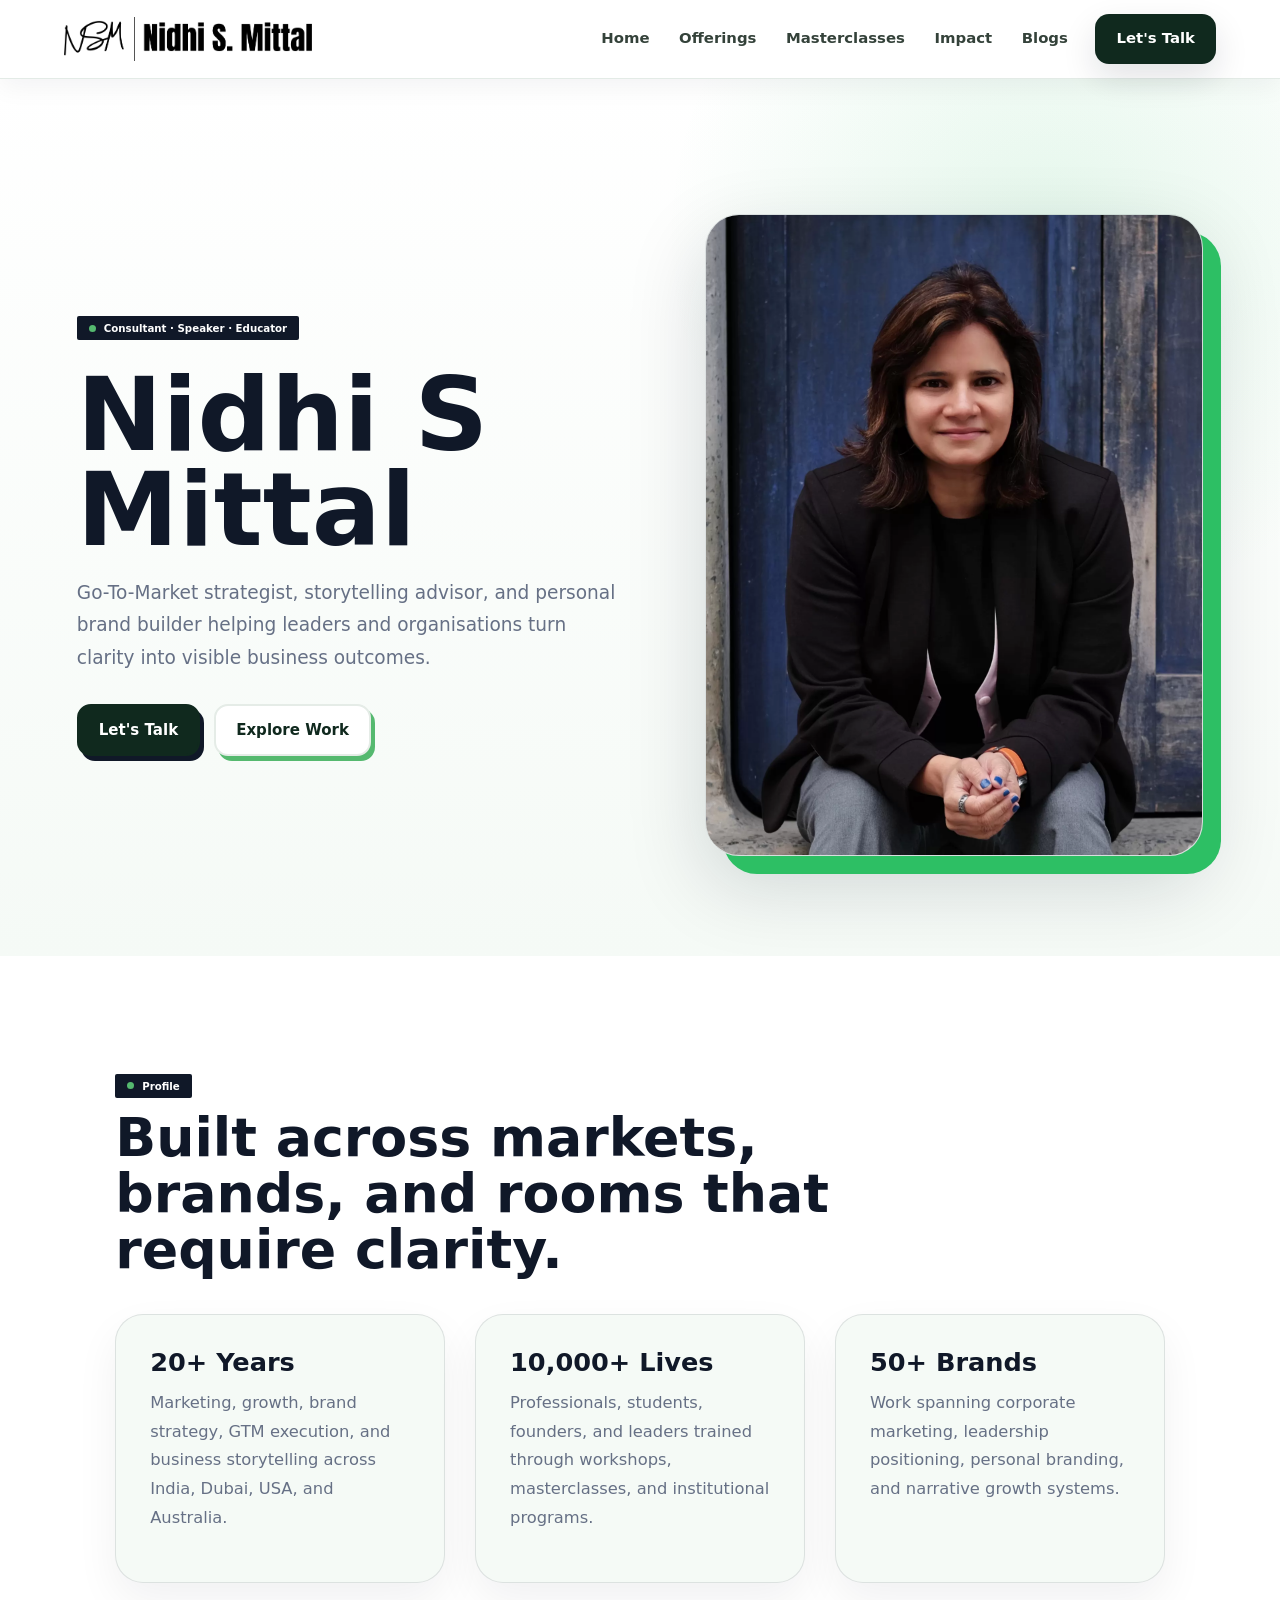
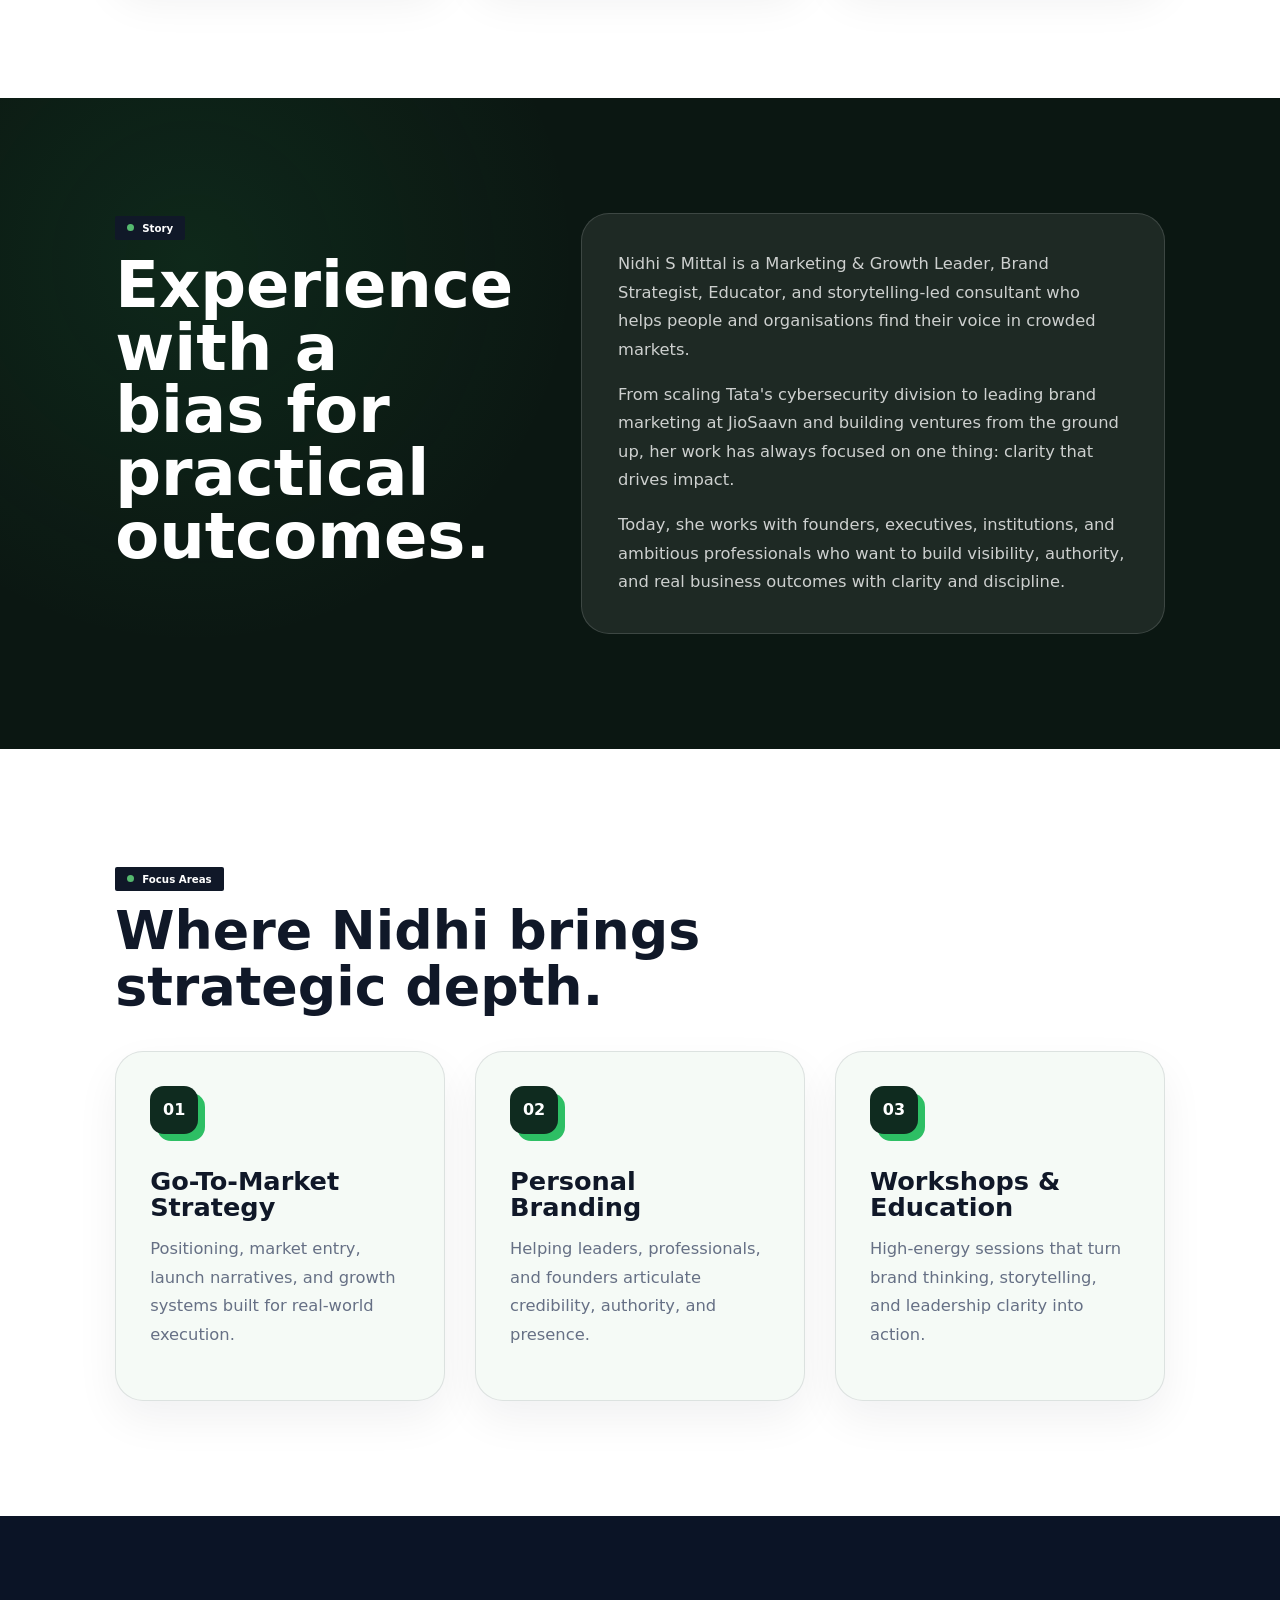
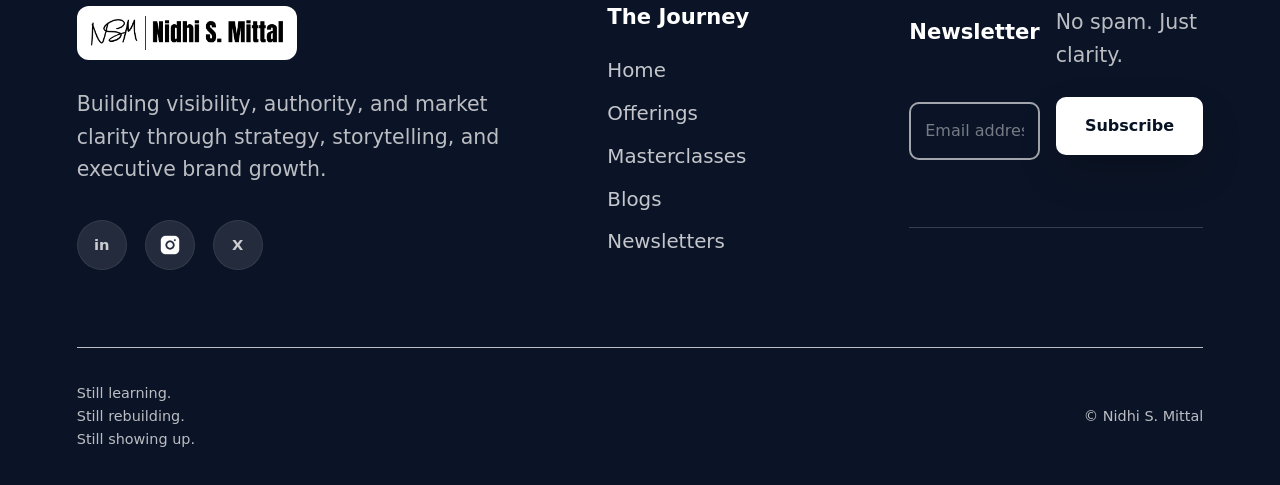
<file: founder-profile.html>
<!doctype html>
<html lang="en">
  <head>
    <meta charset="UTF-8" />
    <meta name="viewport" content="width=device-width, initial-scale=1.0" />
    <title>Nidhi S Mittal | Full Profile</title>
    <meta
      name="description"
      content="Full profile of Nidhi S Mittal, consultant, speaker, educator, GTM strategist, and personal brand builder."
    />
    <link rel="stylesheet" href="styles.min.css?v=perf-2" />
  </head>
  <body>
    <header class="site-header" data-header>
      <a class="brand-mark" href="index.html" aria-label="Nidhi S Mittal home">
        <img loading="lazy" decoding="async" src="assets/nidhi-s-mittal-logo.png" alt="Nidhi S Mittal" />
      </a>
      <button class="menu-toggle" type="button" aria-label="Open navigation" data-menu-toggle>
        <span></span><span></span><span></span>
      </button>
      <nav class="site-nav" data-nav>
        <a href="index.html">Home</a>
        <a href="strategy/">Offerings</a>
        <a href="masterclasses/">Masterclasses</a>
        <a href="index.html#impact">Impact</a>
        <a href="blogs.html">Blogs</a>
        <a class="nav-cta" href="index.html#contact-form">Let's Talk</a>
      </nav>
    </header>

    <main>
      <section class="profile-hero">
        <div class="profile-hero-copy">
          <p class="eyebrow">Consultant · Speaker · Educator</p>
          <h1>Nidhi S Mittal</h1>
          <p>
            Go-To-Market strategist, storytelling advisor, and personal brand builder helping
            leaders and organisations turn clarity into visible business outcomes.
          </p>
          <div class="profile-actions">
            <a class="button primary" href="agency.html#work-with-us">Let's Talk</a>
            <a class="button secondary" href="index.html#philosophy">Explore Work</a>
          </div>
        </div>
        <figure class="profile-portrait">
          <img loading="lazy" decoding="async" src="assets/nidhi-s-mittal.webp" alt="Nidhi S Mittal portrait" />
        </figure>
      </section>

      <section class="section profile-summary">
        <div class="section-heading compact">
          <span class="section-kicker">Profile</span>
          <h2>Built across markets, brands, and rooms that require clarity.</h2>
        </div>
        <div class="profile-summary-grid">
          <article>
            <h3>20+ Years</h3>
            <p>Marketing, growth, brand strategy, GTM execution, and business storytelling across India, Dubai, USA, and Australia.</p>
          </article>
          <article>
            <h3>10,000+ Lives</h3>
            <p>Professionals, students, founders, and leaders trained through workshops, masterclasses, and institutional programs.</p>
          </article>
          <article>
            <h3>50+ Brands</h3>
            <p>Work spanning corporate marketing, leadership positioning, personal branding, and narrative growth systems.</p>
          </article>
        </div>
      </section>

      <section class="section profile-story">
        <div>
          <span class="section-kicker">Story</span>
          <h2>Experience with a bias for practical outcomes.</h2>
        </div>
        <div class="profile-story-copy">
          <p>
            Nidhi S Mittal is a Marketing & Growth Leader, Brand Strategist, Educator, and
            storytelling-led consultant who helps people and organisations find their voice
            in crowded markets.
          </p>
          <p>
            From scaling Tata's cybersecurity division to leading brand marketing at JioSaavn
            and building ventures from the ground up, her work has always focused on one
            thing: clarity that drives impact.
          </p>
          <p>
            Today, she works with founders, executives, institutions, and ambitious professionals
            who want to build visibility, authority, and real business outcomes with clarity and discipline.
          </p>
        </div>
      </section>

      <section class="section profile-focus">
        <div class="section-heading compact">
          <span class="section-kicker">Focus Areas</span>
          <h2>Where Nidhi brings strategic depth.</h2>
        </div>
        <div class="profile-focus-grid">
          <article>
            <span>01</span>
            <h3>Go-To-Market Strategy</h3>
            <p>Positioning, market entry, launch narratives, and growth systems built for real-world execution.</p>
          </article>
          <article>
            <span>02</span>
            <h3>Personal Branding</h3>
            <p>Helping leaders, professionals, and founders articulate credibility, authority, and presence.</p>
          </article>
          <article>
            <span>03</span>
            <h3>Workshops & Education</h3>
            <p>High-energy sessions that turn brand thinking, storytelling, and leadership clarity into action.</p>
          </article>
        </div>
      </section>
    </main>

    <footer class="site-footer" id="contact">
      <div class="footer-main">
        <div class="footer-brand-block">
          <a class="brand-mark footer-brand" href="index.html" aria-label="Nidhi S Mittal home">
            <img loading="lazy" decoding="async" src="assets/nidhi-s-mittal-logo.png" alt="Nidhi S Mittal" />
          </a>
          <p>Building visibility, authority, and market clarity through strategy, storytelling, and executive brand growth.</p>
          <div class="footer-socials" aria-label="Social links">
            <a href="https://www.linkedin.com/in/reachnidhi/" target="_blank" rel="noreferrer" aria-label="LinkedIn">in</a>
            <a href="https://www.instagram.com/reachnidhi/" target="_blank" rel="noreferrer" aria-label="Instagram"><img loading="lazy" decoding="async" src="assets/footer-instagram.webp" alt="" /></a>
            <a href="https://x.com/reachnidhi" target="_blank" rel="noreferrer" aria-label="X / Twitter">X</a>
          </div>
        </div>
        <nav class="footer-links" aria-label="Footer navigation">
          <h3>The Journey</h3>
          <a href="index.html">Home</a>
          <a href="strategy/">Offerings</a>
          <a href="masterclasses/">Masterclasses</a>
          <a href="blogs.html">Blogs</a>
          <a href="https://www.linkedin.com/newsletters/6964929938315489281/" target="_blank" rel="noreferrer">Newsletters</a>
        </nav>
        <form class="footer-newsletter" action="mailto:reach@nidhimittal.com" method="post" enctype="text/plain">
          <h3>Newsletter</h3>
          <p>No spam. Just clarity.</p>
          <label>
            <span>Email address</span>
            <input type="email" name="email" placeholder="Email address" required />
          </label>
          <button type="submit">Subscribe</button>
        </form>
      </div>
      <div class="footer-bottom">
        <span>Still learning.<br />Still rebuilding.<br />Still showing up.</span>
        <span>&copy; Nidhi S. Mittal</span>
      </div>
    </footer>

    <script src="script.min.js?v=perf-2"></script>
  </body>
</html>
</file>
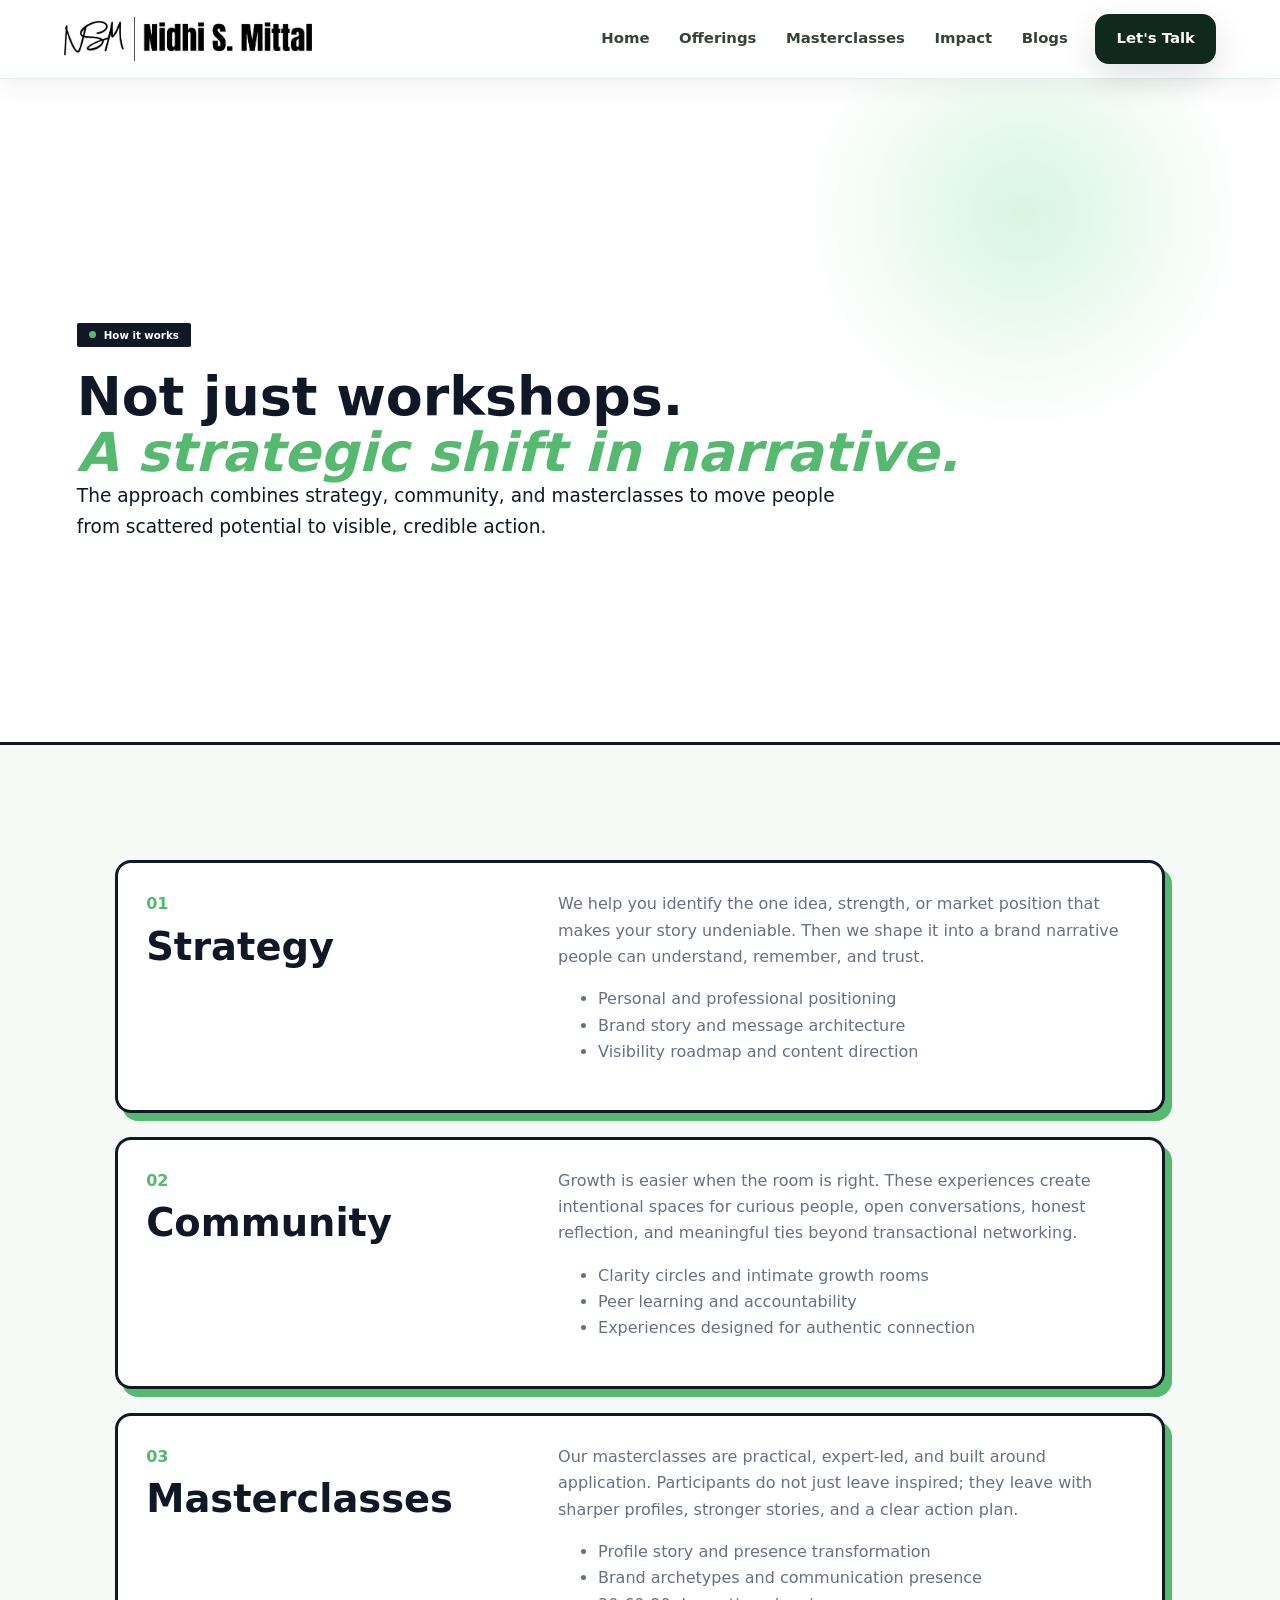
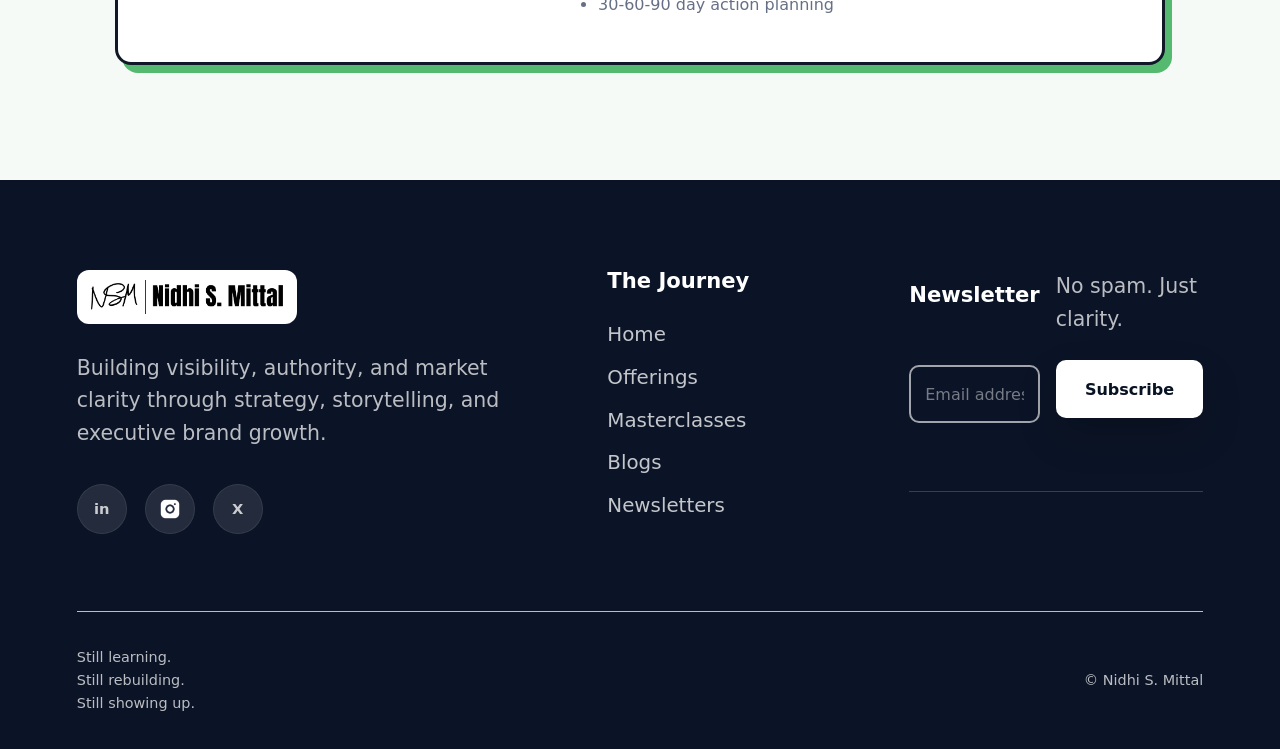
<file: how-sattori-works.html>
<!doctype html>
<html lang="en">
  <head>
    <meta charset="UTF-8" />
    <meta name="viewport" content="width=device-width, initial-scale=1.0" />
    <title>How It Works | Nidhi S Mittal</title>
    <meta
      name="description"
      content="Explore Nidhi S Mittal's strategy, community, and masterclass approach to brand clarity and professional growth."
    />
    <link rel="stylesheet" href="styles.min.css?v=perf-2" />
  </head>
  <body>
    <header class="site-header" data-header>
      <a class="brand-mark" href="index.html" aria-label="Nidhi S Mittal home">
        <img loading="lazy" decoding="async" src="assets/nidhi-s-mittal-logo.png" alt="Nidhi S Mittal" />
      </a>
      <button class="menu-toggle" type="button" aria-label="Open navigation" data-menu-toggle>
        <span></span><span></span><span></span>
      </button>
      <nav class="site-nav" data-nav>
        <a href="index.html">Home</a>
        <a href="strategy/">Offerings</a>
        <a href="masterclasses/">Masterclasses</a>
        <a href="index.html#impact">Impact</a>
        <a href="blogs.html">Blogs</a>
        <a class="nav-cta" href="index.html#contact-form">Let's Talk</a>
      </nav>
    </header>

    <main>
      <section class="page-hero how-works-hero">
        <div>
          <p class="eyebrow">How it works</p>
          <h1>Not just workshops. <span>A strategic shift in narrative.</span></h1>
          <p>
            The approach combines strategy, community, and masterclasses to move people from
            scattered potential to visible, credible action.
          </p>
        </div>
      </section>

      <section class="section how-works-detail">
        <article class="service-row" id="strategy">
          <div>
            <span>01</span>
            <h3>Strategy</h3>
          </div>
          <div>
            <p>
              We help you identify the one idea, strength, or market position that makes
              your story undeniable. Then we shape it into a brand narrative people can
              understand, remember, and trust.
            </p>
            <ul>
              <li>Personal and professional positioning</li>
              <li>Brand story and message architecture</li>
              <li>Visibility roadmap and content direction</li>
            </ul>
          </div>
        </article>

        <article class="service-row" id="community">
          <div>
            <span>02</span>
            <h3>Community</h3>
          </div>
          <div>
            <p>
              Growth is easier when the room is right. These experiences create intentional spaces
              for curious people, open conversations, honest reflection, and meaningful
              ties beyond transactional networking.
            </p>
            <ul>
              <li>Clarity circles and intimate growth rooms</li>
              <li>Peer learning and accountability</li>
              <li>Experiences designed for authentic connection</li>
            </ul>
          </div>
        </article>

        <article class="service-row" id="masterclasses">
          <div>
            <span>03</span>
            <h3>Masterclasses</h3>
          </div>
          <div>
            <p>
              Our masterclasses are practical, expert-led, and built around application.
              Participants do not just leave inspired; they leave with sharper profiles,
              stronger stories, and a clear action plan.
            </p>
            <ul>
              <li>Profile story and presence transformation</li>
              <li>Brand archetypes and communication presence</li>
              <li>30-60-90 day action planning</li>
            </ul>
          </div>
        </article>
      </section>
    </main>

    <footer class="site-footer" id="contact">
      <div class="footer-main">
        <div class="footer-brand-block">
          <a class="brand-mark footer-brand" href="index.html" aria-label="Nidhi S Mittal home">
            <img loading="lazy" decoding="async" src="assets/nidhi-s-mittal-logo.png" alt="Nidhi S Mittal" />
          </a>
          <p>Building visibility, authority, and market clarity through strategy, storytelling, and executive brand growth.</p>
          <div class="footer-socials" aria-label="Social links">
            <a href="https://www.linkedin.com/in/reachnidhi/" target="_blank" rel="noreferrer" aria-label="LinkedIn">in</a>
            <a href="https://www.instagram.com/reachnidhi/" target="_blank" rel="noreferrer" aria-label="Instagram"><img loading="lazy" decoding="async" src="assets/footer-instagram.webp" alt="" /></a>
            <a href="https://x.com/reachnidhi" target="_blank" rel="noreferrer" aria-label="X / Twitter">X</a>
          </div>
        </div>
        <nav class="footer-links" aria-label="Footer navigation">
          <h3>The Journey</h3>
          <a href="index.html">Home</a>
          <a href="strategy/">Offerings</a>
          <a href="masterclasses/">Masterclasses</a>
          <a href="blogs.html">Blogs</a>
          <a href="https://www.linkedin.com/newsletters/6964929938315489281/" target="_blank" rel="noreferrer">Newsletters</a>
        </nav>
        <form class="footer-newsletter" action="mailto:reach@nidhimittal.com" method="post" enctype="text/plain">
          <h3>Newsletter</h3>
          <p>No spam. Just clarity.</p>
          <label>
            <span>Email address</span>
            <input type="email" name="email" placeholder="Email address" required />
          </label>
          <button type="submit">Subscribe</button>
        </form>
      </div>
      <div class="footer-bottom">
        <span>Still learning.<br />Still rebuilding.<br />Still showing up.</span>
        <span>&copy; Nidhi S. Mittal</span>
      </div>
    </footer>

    <script src="script.min.js?v=perf-2"></script>
  </body>
</html>
</file>
<file: styles.css>
:root {
  --green-950: #0b271d;
  --green-900: #123728;
  --green-800: #164734;
  --green-700: #1e5b43;
  --green-500: #4f8b65;
  --green-100: #e7f1e9;
  --sage: #f3f7f0;
  --white: #ffffff;
  --ink: #13231c;
  --muted: #63736b;
  --line: #dce8df;
  --gold: #b69b5f;
  --shadow: 0 24px 70px rgba(11, 39, 29, 0.13);
  --radius: 8px;
}

* {
  box-sizing: border-box;
}

[hidden] {
  display: none !important;
}

html {
  scroll-behavior: smooth;
}

body {
  margin: 0;
  font-family:
    Inter, ui-sans-serif, system-ui, -apple-system, BlinkMacSystemFont, "Segoe UI",
    sans-serif;
  color: var(--ink);
  background: var(--white);
  line-height: 1.6;
}

img,
svg {
  max-width: 100%;
}

a {
  color: inherit;
  text-decoration: none;
}

button,
input,
select,
textarea {
  font: inherit;
}

.site-header {
  position: sticky;
  top: 0;
  z-index: 20;
  display: flex;
  align-items: center;
  justify-content: space-between;
  min-height: 76px;
  padding: 14px clamp(20px, 5vw, 64px);
  background: rgba(255, 255, 255, 0.86);
  border-bottom: 1px solid rgba(220, 232, 223, 0.8);
  backdrop-filter: blur(18px);
}

.brand-mark {
  display: inline-flex;
  align-items: center;
  width: 172px;
  min-width: 172px;
}

.brand-mark img {
  display: block;
  width: 100%;
  height: auto;
}

.site-nav {
  display: flex;
  align-items: center;
  gap: 24px;
  color: var(--green-900);
  font-size: 0.95rem;
  font-weight: 650;
}

.site-nav a {
  padding: 8px 0;
}

.site-nav a[aria-current="page"] {
  color: var(--green-500);
}

.nav-cta {
  padding: 10px 16px !important;
  color: var(--white);
  background: var(--green-800);
  border-radius: var(--radius);
}

.menu-toggle {
  display: none;
  width: 42px;
  height: 42px;
  border: 1px solid var(--line);
  background: var(--white);
  border-radius: var(--radius);
}

.menu-toggle span {
  display: block;
  width: 18px;
  height: 2px;
  margin: 4px auto;
  background: var(--green-900);
}

.full-bleed {
  position: relative;
  min-height: calc(100vh - 76px);
  overflow: hidden;
}

.hero {
  display: grid;
  align-items: center;
  padding: clamp(72px, 10vw, 128px) clamp(20px, 6vw, 80px);
  color: var(--white);
}

.hero-media {
  position: absolute;
  inset: 0;
  z-index: -2;
  background:
    linear-gradient(90deg, rgba(11, 39, 29, 0.94), rgba(18, 55, 40, 0.7), rgba(18, 55, 40, 0.22)),
    url("assets/hero-nidhi-cover.webp") center/cover;
}

.hero-media::after {
  content: "";
  position: absolute;
  inset: 0;
  background-image:
    linear-gradient(rgba(255, 255, 255, 0.06) 1px, transparent 1px),
    linear-gradient(90deg, rgba(255, 255, 255, 0.06) 1px, transparent 1px);
  background-size: 70px 70px;
  mask-image: linear-gradient(90deg, rgba(0, 0, 0, 0.8), transparent);
}

.hero-content {
  width: min(780px, 100%);
}

.eyebrow,
.section-kicker {
  display: inline-flex;
  color: var(--green-500);
  text-transform: uppercase;
  letter-spacing: 0.12em;
  font-size: 0.76rem;
  font-weight: 800;
}

.hero .eyebrow {
  color: #cde5d1;
}

h1,
h2,
h3,
p {
  margin-top: 0;
}

h1,
h2,
h3 {
  line-height: 1.05;
  letter-spacing: 0;
  color: var(--green-950);
}

.hero h1 {
  max-width: 820px;
  margin: 18px 0 22px;
  color: var(--white);
  font-size: clamp(3rem, 7vw, 7rem);
}

.hero-copy {
  max-width: 680px;
  color: #e6f1e8;
  font-size: clamp(1.08rem, 2vw, 1.35rem);
}

.hero-actions,
.button-row {
  display: flex;
  flex-wrap: wrap;
  gap: 12px;
  margin-top: 28px;
}

.button {
  display: inline-flex;
  align-items: center;
  justify-content: center;
  min-height: 46px;
  padding: 12px 18px;
  border: 1px solid transparent;
  border-radius: var(--radius);
  font-weight: 800;
  cursor: pointer;
  transition: transform 180ms ease, background 180ms ease, border-color 180ms ease;
}

.button:hover {
  transform: translateY(-2px);
}

.button.primary {
  color: var(--white);
  background: var(--green-800);
}

.hero .button.primary {
  background: #dfeedd;
  color: var(--green-950);
}

.button.secondary {
  color: var(--green-900);
  background: var(--white);
  border-color: var(--line);
}

.hero .button.secondary {
  color: var(--white);
  background: rgba(255, 255, 255, 0.08);
  border-color: rgba(255, 255, 255, 0.36);
}

.hero-card {
  position: absolute;
  right: clamp(20px, 6vw, 80px);
  bottom: clamp(20px, 6vw, 70px);
  width: min(320px, calc(100% - 40px));
  padding: 22px;
  color: var(--green-950);
  background: rgba(255, 255, 255, 0.9);
  border: 1px solid rgba(255, 255, 255, 0.72);
  border-radius: var(--radius);
  box-shadow: var(--shadow);
}

.nsm-lockup {
  display: flex;
  gap: 6px;
  font-size: 2.8rem;
  font-weight: 900;
  letter-spacing: 0;
}

.highlight-s {
  color: var(--green-500);
  font-family: Georgia, serif;
}

.hero-card p {
  margin: 8px 0 4px;
  font-weight: 800;
}

.hero-card small {
  color: var(--muted);
}

.section {
  padding: clamp(70px, 9vw, 118px) clamp(20px, 6vw, 80px);
}

.muted {
  background: var(--sage);
}

.two-column {
  display: grid;
  grid-template-columns: minmax(0, 0.9fr) minmax(0, 1.1fr);
  gap: clamp(32px, 6vw, 86px);
  align-items: start;
}

.section h2,
.page-hero h1 {
  margin: 12px 0 0;
  font-size: clamp(2.2rem, 4.8vw, 4.7rem);
}

.rich-copy {
  color: #31483d;
  font-size: 1.08rem;
}

.section-heading {
  width: min(870px, 100%);
  margin-bottom: 36px;
}

.section-heading.compact {
  width: min(760px, 100%);
}

.section-heading p {
  color: var(--muted);
  font-size: 1.08rem;
}

.pillar-grid,
.audience-grid,
.blog-grid,
.experience-grid,
.format-grid {
  display: grid;
  grid-template-columns: repeat(4, minmax(0, 1fr));
  gap: 16px;
}

.pillar,
.blog-card,
.experience-grid article,
.format-grid article,
.article-card {
  padding: 24px;
  background: var(--white);
  border: 1px solid var(--line);
  border-radius: var(--radius);
  box-shadow: 0 10px 32px rgba(11, 39, 29, 0.05);
}

.pillar span,
.service-row span {
  color: var(--gold);
  font-weight: 900;
}

.pillar h3,
.experience-grid h3,
.blog-card h3 {
  margin: 18px 0 10px;
  font-size: 1.35rem;
}

.pillar p,
.blog-card p,
.experience-grid p,
.article-card p,
.format-grid p,
.service-row p,
.service-row li {
  color: var(--muted);
}

.audience-grid {
  grid-template-columns: repeat(3, minmax(0, 1fr));
}

.audience-card {
  min-height: 142px;
  padding: 20px;
  text-align: left;
  color: var(--green-950);
  background: var(--white);
  border: 1px solid var(--line);
  border-radius: var(--radius);
  cursor: pointer;
}

.audience-card strong,
.audience-card span {
  display: block;
}

.audience-card span {
  margin-top: 10px;
  color: var(--muted);
}

.audience-card.active {
  color: var(--white);
  background: var(--green-800);
  border-color: var(--green-800);
}

.audience-card.active span {
  color: #dcece1;
}

.audience-detail {
  margin-top: 20px;
  padding: 28px;
  color: var(--white);
  background: var(--green-950);
  border-radius: var(--radius);
}

.audience-detail h3 {
  margin: 10px 0 0;
  color: var(--white);
  font-size: clamp(1.5rem, 3vw, 2.5rem);
}

.workshop-section {
  background: linear-gradient(180deg, var(--white), var(--sage));
}

.workshop-panel {
  display: grid;
  grid-template-columns: minmax(0, 0.9fr) minmax(0, 1.1fr);
  gap: 34px;
  padding: clamp(28px, 5vw, 54px);
  background: var(--green-950);
  border-radius: var(--radius);
  box-shadow: var(--shadow);
}

.workshop-panel h2,
.workshop-panel h3,
.workshop-panel p,
.workshop-panel li,
.workshop-panel blockquote {
  color: var(--white);
}

.workshop-panel blockquote {
  margin: 28px 0 0;
  padding-left: 18px;
  border-left: 4px solid var(--gold);
  font-size: 1.55rem;
  font-family: Georgia, serif;
}

.learn-list ul {
  padding-left: 20px;
}

.format-tabs {
  display: flex;
  flex-wrap: wrap;
  gap: 10px;
  margin-top: 22px;
}

.format-tab,
.filter,
.text-link {
  border: 1px solid var(--line);
  color: var(--green-900);
  background: var(--white);
  border-radius: var(--radius);
  cursor: pointer;
  font-weight: 800;
}

.format-tab,
.filter {
  padding: 10px 15px;
}

.format-tab.active,
.filter.active {
  color: var(--white);
  background: var(--green-800);
  border-color: var(--green-800);
}

.format-copy {
  display: flex;
  gap: 16px;
  margin-top: 14px;
  padding: 18px;
  background: var(--white);
  border: 1px solid var(--line);
  border-radius: var(--radius);
}

.proof-stack p {
  margin: 0 0 12px;
  padding: 18px;
  background: var(--white);
  border-left: 4px solid var(--green-500);
  border-radius: var(--radius);
  box-shadow: 0 10px 28px rgba(11, 39, 29, 0.05);
}

.founder-section {
  display: grid;
  grid-template-columns: minmax(280px, 0.85fr) minmax(0, 1.15fr);
  gap: clamp(32px, 6vw, 80px);
  align-items: center;
}

.founder-image {
  min-height: 620px;
  margin: 0;
  overflow: hidden;
  background: var(--green-100);
  border-radius: var(--radius);
  box-shadow: var(--shadow);
}

.founder-image img {
  display: block;
  width: 100%;
  height: 620px;
  object-fit: cover;
  object-position: center 28%;
}

.founder-image figcaption {
  padding: 18px 20px;
  color: var(--ink);
  background: #ffffff;
  border-top: 1px solid rgba(10, 18, 35, 0.1);
  font-size: 0.86rem;
  font-weight: 900;
  letter-spacing: 0.08em;
  line-height: 1.45;
  text-align: center;
  text-transform: uppercase;
}

.founder-copy p {
  color: var(--muted);
  font-size: 1.05rem;
}

.founder-copy {
  min-width: 0;
}

.founder-more-content {
  margin-top: 0;
}

.founder-more-toggle {
  display: inline-flex;
  align-items: center;
  justify-content: center;
  min-height: 40px;
  margin-top: 4px;
  padding: 10px 18px;
  color: var(--green-900);
  background: #eaf7ee;
  border: 1px solid rgba(37, 199, 97, 0.24);
  border-radius: 999px;
  font-size: 0.78rem;
  font-weight: 900;
  letter-spacing: 0.08em;
  text-transform: uppercase;
  cursor: pointer;
  transition: transform 180ms ease, background 180ms ease, border-color 180ms ease;
}

.founder-more-toggle:hover {
  background: #ddf4e4;
  border-color: rgba(37, 199, 97, 0.42);
  transform: translateY(-2px);
}

.stat-grid {
  display: grid;
  grid-template-columns: repeat(2, minmax(0, 1fr));
  gap: 12px;
  margin-top: 26px;
}

.stat-grid span {
  padding: 18px;
  background: var(--sage);
  border: 1px solid var(--line);
  border-radius: var(--radius);
}

.stat-grid strong {
  display: block;
  color: var(--green-800);
  font-size: 1.55rem;
}

.founder-work-logos {
  display: grid;
  grid-template-columns: repeat(auto-fit, minmax(118px, 1fr));
  gap: 12px;
  margin-top: 22px;
}

.founder-work-logos span {
  display: grid;
  place-items: center;
  width: 100%;
  min-height: 68px;
  aspect-ratio: 2.2 / 1;
  padding: 10px 12px;
  background: #ffffff;
  border: 1px solid var(--line);
  border-radius: 12px;
  box-shadow: 0 10px 24px rgba(7, 18, 35, 0.05);
}

.founder-work-logos img {
  display: block;
  width: 100%;
  max-width: 104px;
  max-height: 36px;
  object-fit: contain;
}

.founder-work-logos .wide img {
  max-width: 112px;
  max-height: 34px;
}

.founder-work-logos .square img {
  max-width: 42px;
  max-height: 38px;
}

@media (max-width: 760px) {
  .founder-work-logos {
    grid-template-columns: repeat(2, minmax(0, 1fr));
  }
}

@media (max-width: 420px) {
  .founder-work-logos {
    gap: 10px;
  }
}

.logo-strip {
  display: flex;
  flex-wrap: wrap;
  gap: 12px;
}

.logo-strip span {
  flex: 1 1 120px;
  display: grid;
  place-items: center;
  min-height: 76px;
  color: var(--green-900);
  background: var(--sage);
  border: 1px solid var(--line);
  border-radius: var(--radius);
  font-weight: 900;
}

.testimonial-marquee {
  overflow: hidden;
  margin-top: 24px;
  border: 1px solid var(--line);
  border-radius: var(--radius);
}

.testimonial-track {
  display: flex;
  width: max-content;
  animation: marquee 26s linear infinite;
}

.testimonial-track blockquote {
  width: min(520px, 86vw);
  margin: 0;
  padding: 24px;
  color: var(--green-950);
  border-right: 1px solid var(--line);
}

.testimonial-track cite {
  display: block;
  margin-top: 10px;
  color: var(--muted);
  font-style: normal;
}

@keyframes marquee {
  from {
    transform: translateX(0);
  }
  to {
    transform: translateX(-50%);
  }
}

.experience-grid {
  grid-template-columns: repeat(3, minmax(0, 1fr));
}

.experience-grid article span {
  font-size: 1.7rem;
}

.center-action {
  display: flex;
  justify-content: center;
  margin-top: 26px;
}

.community-cta,
.writer-corner {
  display: flex;
  align-items: center;
  justify-content: space-between;
  gap: 28px;
  background: var(--green-950);
  color: var(--white);
}

.community-cta h2,
.community-cta p,
.writer-corner h2,
.writer-corner p {
  color: var(--white);
}

.blog-grid {
  grid-template-columns: repeat(3, minmax(0, 1fr));
}

.blog-card span,
.article-card span {
  color: var(--green-500);
  font-size: 0.78rem;
  font-weight: 900;
  text-transform: uppercase;
  letter-spacing: 0.08em;
}

.site-footer {
  padding: 54px clamp(20px, 6vw, 80px) 28px;
  color: #dcece1;
  background: var(--green-950);
}

.footer-newsletter {
  display: grid;
  grid-template-columns: 0.8fr 1.2fr;
  gap: 24px;
  align-items: center;
  margin-bottom: 42px;
  padding-bottom: 36px;
  border-bottom: 1px solid rgba(255, 255, 255, 0.18);
}

.footer-newsletter h2 {
  color: var(--white);
  font-size: clamp(2rem, 4vw, 3.8rem);
}

form {
  display: grid;
  gap: 12px;
}

input,
select,
textarea {
  width: 100%;
  min-height: 48px;
  padding: 12px 14px;
  color: var(--green-950);
  background: var(--white);
  border: 1px solid var(--line);
  border-radius: var(--radius);
}

textarea {
  min-height: 140px;
  resize: vertical;
}

.footer-grid {
  display: grid;
  grid-template-columns: 1.4fr repeat(3, 1fr);
  gap: 32px;
}

.footer-grid h3,
.footer-grid strong {
  color: var(--white);
}

.footer-grid a,
.footer-grid p {
  display: block;
  margin-bottom: 9px;
  color: #dcece1;
}

.footer-brand {
  display: inline-flex;
  padding: 8px 10px;
  background: var(--white);
  border-radius: var(--radius);
}

.footer-bottom {
  display: flex;
  justify-content: space-between;
  gap: 18px;
  margin-top: 38px;
  padding-top: 20px;
  border-top: 1px solid rgba(255, 255, 255, 0.18);
  color: #bed4c5;
  font-size: 0.9rem;
}

.page-hero {
  min-height: 68vh;
  display: grid;
  align-items: end;
  padding: clamp(90px, 12vw, 150px) clamp(20px, 6vw, 80px) clamp(54px, 8vw, 90px);
  background:
    linear-gradient(90deg, rgba(11, 39, 29, 0.92), rgba(11, 39, 29, 0.5)),
    url("assets/strategy-team-session.webp") center/cover;
}

.blogs-hero {
  background:
    linear-gradient(90deg, rgba(11, 39, 29, 0.92), rgba(11, 39, 29, 0.52)),
    url("assets/person-author.webp") center/cover;
}

.page-hero > div {
  width: min(960px, 100%);
}

.page-hero h1,
.page-hero p {
  color: var(--white);
}

.page-hero p:not(.eyebrow) {
  max-width: 760px;
  font-size: 1.16rem;
}

.service-stack {
  display: grid;
  gap: 18px;
}

.service-row {
  display: grid;
  grid-template-columns: minmax(220px, 0.8fr) minmax(0, 1.2fr);
  gap: 28px;
  padding: 28px;
  border: 1px solid var(--line);
  border-radius: var(--radius);
}

.service-row h3 {
  margin-top: 10px;
  font-size: clamp(1.6rem, 3vw, 2.4rem);
}

.format-grid {
  grid-template-columns: repeat(4, minmax(0, 1fr));
}

.recommendation-slider {
  position: relative;
  min-height: 270px;
  overflow: hidden;
  background: var(--sage);
  border: 1px solid var(--line);
  border-radius: var(--radius);
}

.recommendation {
  position: absolute;
  inset: 0;
  display: grid;
  align-content: center;
  padding: clamp(24px, 5vw, 54px);
  opacity: 0;
  transform: translateX(20px);
  transition: opacity 240ms ease, transform 240ms ease;
}

.recommendation.active {
  opacity: 1;
  transform: translateX(0);
}

.recommendation p {
  max-width: 900px;
  font-size: clamp(1.3rem, 3vw, 2.3rem);
  line-height: 1.22;
  color: var(--green-950);
  font-family: Georgia, serif;
}

.recommendation strong,
.recommendation span {
  display: block;
}

.recommendation span {
  color: var(--muted);
}

.slider-controls {
  position: absolute;
  right: 18px;
  bottom: 18px;
  display: flex;
  gap: 8px;
}

.slider-controls button {
  width: 42px;
  aspect-ratio: 1;
  border: 1px solid var(--line);
  color: var(--green-900);
  background: var(--white);
  border-radius: 50%;
  cursor: pointer;
  font-size: 1.6rem;
}

.contact-panel {
  display: grid;
  grid-template-columns: minmax(0, 0.85fr) minmax(0, 1.15fr);
  gap: 34px;
}

.contact-form {
  padding: 26px;
  background: var(--sage);
  border: 1px solid var(--line);
  border-radius: var(--radius);
}

.contact-form label {
  display: grid;
  gap: 7px;
  color: var(--green-900);
  font-weight: 800;
}

.blog-controls {
  padding-bottom: 0;
}

.writer-blog-section {
  max-width: 920px;
  padding-bottom: 18px;
  text-align: center;
}

.writer-blog-section h2 {
  margin: 12px 0 12px;
  color: var(--ink);
  font-size: clamp(2.25rem, 5vw, 4.8rem);
  line-height: 0.95;
  letter-spacing: -0.045em;
}

.writer-blog-section p {
  max-width: 680px;
  margin: 0 auto;
  color: var(--muted);
  font-size: 1.05rem;
  line-height: 1.75;
}

.filter-row {
  display: flex;
  flex-wrap: wrap;
  gap: 10px;
}

.article-list {
  display: grid;
  gap: 18px;
}

.article-card {
  padding: clamp(24px, 4vw, 42px);
}

.article-card h2 {
  margin: 10px 0 14px;
  font-size: clamp(1.8rem, 3.6vw, 3.2rem);
}

.text-link {
  padding: 10px 0;
  border: 0;
  border-bottom: 2px solid var(--green-500);
  border-radius: 0;
}

.article-more {
  display: none;
  margin-top: 18px;
}

.article-card.expanded .article-more {
  display: block;
}

.article-card.hidden {
  display: none;
}

.reveal {
  opacity: 0;
  transform: translateY(18px);
  transition: opacity 500ms ease, transform 500ms ease;
}

.reveal.is-visible {
  opacity: 1;
  transform: translateY(0);
}

@media (max-width: 980px) {
  .site-nav {
    position: fixed;
    inset: 76px 14px auto;
    display: none;
    flex-direction: column;
    align-items: stretch;
    padding: 18px;
    background: var(--white);
    border: 1px solid var(--line);
    border-radius: var(--radius);
    box-shadow: var(--shadow);
  }

  .site-nav.open {
    display: flex;
  }

  .menu-toggle {
    display: block;
  }

  .hero-card {
    position: static;
    margin-top: 42px;
  }

  .two-column,
  .workshop-panel,
  .founder-section,
  .service-row,
  .contact-panel,
  .footer-newsletter {
    grid-template-columns: 1fr;
  }

  .pillar-grid,
  .audience-grid,
  .blog-grid,
  .experience-grid,
  .format-grid,
  .footer-grid {
    grid-template-columns: repeat(2, minmax(0, 1fr));
  }

  .founder-image {
    min-height: 440px;
  }

  .founder-image img {
    height: 440px;
  }
}

@media (max-width: 640px) {
  .hero h1 {
    font-size: clamp(2.7rem, 15vw, 4.4rem);
  }

  .section h2,
  .page-hero h1 {
    font-size: clamp(2rem, 11vw, 3.2rem);
  }

  .pillar-grid,
  .audience-grid,
  .blog-grid,
  .experience-grid,
  .format-grid,
  .footer-grid,
  .stat-grid {
    grid-template-columns: 1fr;
  }

  .community-cta,
  .writer-corner {
    align-items: flex-start;
    flex-direction: column;
  }

  .footer-bottom,
  .format-copy {
    flex-direction: column;
  }

  .button {
    width: 100%;
  }

  .hero-actions,
  .button-row {
    width: 100%;
  }
}

/* Sattori reference theme */
:root {
  --green-950: #071223;
  --green-900: #0b1426;
  --green-800: #22b84a;
  --green-700: #18a840;
  --green-500: #25c85a;
  --green-100: #e9fbef;
  --sage: #effbf3;
  --ink: #0b1426;
  --muted: #63707f;
  --line: #cfd9d4;
  --gold: #25c85a;
  --shadow: 10px 12px 0 rgba(34, 184, 74, 0.92);
  --radius: 22px;
}

body {
  background:
    radial-gradient(circle at 7% 26%, rgba(255, 220, 72, 0.18), transparent 95px),
    radial-gradient(circle at 93% 18%, rgba(37, 200, 90, 0.12), transparent 150px),
    radial-gradient(circle at 88% 70%, rgba(37, 200, 90, 0.12), transparent 190px),
    #fff;
}

.site-header {
  min-height: 58px;
  padding: 8px clamp(18px, 7vw, 110px);
  background: rgba(255, 255, 255, 0.94);
  border-bottom: 1px solid #e8eee9;
}

.brand-mark {
  width: 118px;
  min-width: 118px;
}

.site-nav {
  gap: 22px;
  color: var(--ink);
  font-size: 0.86rem;
  font-weight: 750;
  text-transform: none;
}

.quick-path {
  display: grid;
  grid-template-columns: repeat(2, minmax(0, 1fr));
  gap: 18px;
  padding: 0 clamp(20px, 9vw, 150px) clamp(48px, 7vw, 84px);
  background: #fff;
}

.quick-path article,
.masterclass-cards article {
  padding: 26px;
  background: #fff;
  border: 4px solid var(--ink);
  border-radius: 24px;
  box-shadow: 8px 9px 0 var(--green-500);
}

.quick-path .dark {
  color: #fff;
  background: var(--ink);
}

.quick-path span,
.masterclass-cards span {
  display: inline-flex;
  padding: 7px 10px;
  color: #fff;
  background: var(--green-500);
  border-radius: 999px;
  font-size: 0.68rem;
  font-weight: 950;
}

.quick-path h3,
.masterclass-cards h3 {
  margin: 16px 0 10px;
  font-size: clamp(1.4rem, 2.5vw, 2.2rem);
}

.quick-path .dark h3,
.quick-path .dark p {
  color: #fff;
}

.logo-ticker {
  display: grid;
  grid-template-columns: repeat(6, minmax(0, 1fr));
  gap: 12px;
  padding: 24px clamp(20px, 9vw, 150px) 58px;
  color: var(--muted);
  background: #fff;
  border-bottom: 1px solid #e8eee9;
}

.logo-ticker span {
  display: grid;
  place-items: center;
  min-height: 96px;
  padding: 12px;
  text-align: center;
  font-weight: 900;
  background: #fff;
  border: 1px solid #e8eee9;
  border-radius: 14px;
}

.logo-ticker img {
  display: block;
  max-width: 150px;
  max-height: 58px;
  object-fit: contain;
}

.logo-ticker strong {
  display: block;
  margin-top: 8px;
  color: var(--muted);
  font-size: 0.72rem;
  line-height: 1.1;
}

.masterclass-cards {
  display: grid;
  grid-template-columns: repeat(3, minmax(0, 1fr));
  gap: 16px;
  margin: 0 0 28px;
}

.nav-cta,
.button.primary {
  color: #fff;
  background: var(--green-500);
  border: 2px solid var(--ink);
  box-shadow: 4px 5px 0 var(--ink);
}

.button.secondary {
  color: var(--ink);
  background: #fff;
  border: 2px solid var(--ink);
  box-shadow: 4px 5px 0 var(--green-500);
}

.button {
  min-height: 42px;
  padding: 11px 18px;
  border-radius: 3px;
  font-size: 0.92rem;
  text-transform: none;
  letter-spacing: 0;
}

.button:hover {
  transform: translate(-1px, -2px);
}

.hero {
  min-height: calc(100vh - 58px);
  grid-template-columns: minmax(0, 1fr) minmax(280px, 430px);
  gap: clamp(30px, 6vw, 86px);
  align-items: center;
  padding: clamp(58px, 9vw, 110px) clamp(20px, 9vw, 150px) clamp(60px, 8vw, 96px);
  color: var(--ink);
}

.hero-media {
  background:
    radial-gradient(circle at 72% 28%, rgba(37, 200, 90, 0.18), transparent 230px),
    radial-gradient(circle at 5% 70%, rgba(255, 221, 88, 0.16), transparent 130px),
    #fff;
}

.hero-media::after {
  display: none;
}

.hero-content {
  width: min(640px, 100%);
}

.eyebrow,
.section-kicker {
  align-items: center;
  gap: 8px;
  width: fit-content;
  padding: 7px 12px;
  color: #fff;
  background: var(--ink);
  border-radius: 2px;
  font-size: 0.64rem;
  line-height: 1;
  letter-spacing: 0;
  text-transform: none;
}

.eyebrow::before,
.section-kicker::before {
  content: "";
  width: 7px;
  aspect-ratio: 1;
  background: var(--green-500);
  border-radius: 50%;
}

.hero .eyebrow {
  color: #fff;
}

h1,
h2,
h3 {
  color: var(--ink);
  font-weight: 850;
  letter-spacing: 0;
  text-transform: none;
}

p {
  font-size: clamp(1rem, 0.4vw + 0.92rem, 1.12rem);
  line-height: 1.65;
}

.hero h1 {
  max-width: 620px;
  margin: 18px 0 18px;
  color: var(--ink);
  font-size: clamp(3.4rem, 7vw, 6.4rem);
  line-height: 0.96;
}

.hero h1 span,
.section h2 em,
.page-hero h1 span {
  display: inline-block;
  color: var(--green-500);
  font-style: italic;
}

.hero-copy {
  max-width: 560px;
  color: var(--muted);
  font-size: clamp(1.08rem, 0.7vw + 0.95rem, 1.28rem);
  line-height: 1.58;
}

.hero .button.primary {
  color: #fff;
  background: var(--ink);
}

.hero .button.secondary {
  color: var(--ink);
  background: #fff;
  border-color: var(--ink);
}

.hero-card {
  position: relative;
  right: auto;
  bottom: auto;
  width: min(420px, 100%);
  min-height: 520px;
  justify-self: end;
  align-self: center;
  padding: 0;
  overflow: hidden;
  color: #fff;
  background:
    radial-gradient(circle at 52% 35%, rgba(255, 255, 255, 0.95) 0 8%, rgba(37, 200, 90, 0.46) 9% 17%, transparent 18%),
    radial-gradient(circle at 52% 35%, rgba(37, 200, 90, 0.32), transparent 42%),
    linear-gradient(135deg, #fff 0 31%, #eafbf0 31% 47%, #25c85a 47% 49%, #071223 49% 100%);
  border: 6px solid var(--ink);
  border-radius: 24px;
  box-shadow: var(--shadow);
}

.hero-card::before {
  content: "BRAND AWAKENING";
  position: absolute;
  left: 18px;
  bottom: 76px;
  padding: 8px 12px;
  color: #fff;
  background: var(--green-500);
  border-radius: 2px;
  font-size: 0.64rem;
  font-weight: 950;
  letter-spacing: 0.02em;
}

.hero-card::after {
  content: "CLARITY OVER NOISE";
  position: absolute;
  right: 20px;
  top: 22px;
  width: min-content;
  color: var(--ink);
  font-size: clamp(2.8rem, 5vw, 4.7rem);
  font-weight: 950;
  line-height: 0.88;
  text-transform: uppercase;
}

.nsm-lockup {
  position: absolute;
  left: 18px;
  bottom: 24px;
  max-width: 270px;
  font-size: 2.15rem;
  line-height: 1;
  text-transform: uppercase;
}

.awakening-copy span,
.highlight-s {
  color: var(--green-500);
  font-family: inherit;
}

.hero-card p,
.hero-card small {
  display: none;
}

.section {
  padding: clamp(66px, 9vw, 124px) clamp(20px, 9vw, 150px);
}

.intro-section,
.trust-section,
.insights-preview {
  background: #fff;
}

.muted,
.workshop-section,
.experiences-section,
.blog-controls {
  background: var(--sage);
}

.section h2,
.page-hero h1 {
  font-size: clamp(2.1rem, 4.2vw, 4.3rem);
  line-height: 1.04;
}

.rich-copy,
.founder-copy p,
.section-heading p {
  color: var(--muted);
  line-height: 1.65;
}

.pillar,
.blog-card,
.experience-grid article,
.format-grid article,
.article-card,
.audience-card,
.format-copy,
.proof-stack p,
.service-row,
.contact-form,
.recommendation-slider {
  border: 3px solid var(--ink);
  border-radius: var(--radius);
  box-shadow: 7px 8px 0 var(--green-500);
}

.pillar,
.blog-card,
.experience-grid article,
.format-grid article,
.article-card {
  background: #fff;
}

.pillar:nth-child(even),
.blog-card:nth-child(even),
.experience-grid article:nth-child(even),
.format-grid article:nth-child(even) {
  color: #fff;
  background: var(--ink);
}

.pillar:nth-child(even) h3,
.pillar:nth-child(even) p,
.blog-card:nth-child(even) h3,
.blog-card:nth-child(even) p,
.experience-grid article:nth-child(even) h3,
.experience-grid article:nth-child(even) p,
.format-grid article:nth-child(even) strong,
.format-grid article:nth-child(even) p {
  color: #fff;
}

.pillar span,
.service-row span,
.blog-card span,
.article-card span {
  color: var(--green-500);
}

.audience-card {
  min-height: 150px;
  background: #fff;
  box-shadow: none;
}

.audience-card.active,
.format-tab.active,
.filter.active {
  color: #fff;
  background: var(--ink);
  border-color: var(--ink);
  box-shadow: 5px 6px 0 var(--green-500);
}

.audience-detail,
.workshop-panel,
.community-cta,
.writer-corner,
.site-footer {
  background:
    radial-gradient(circle at 92% 5%, rgba(37, 200, 90, 0.22), transparent 180px),
    var(--ink);
}

.audience-detail,
.workshop-panel {
  border: 3px solid var(--ink);
  box-shadow: 8px 9px 0 var(--green-500);
}

.workshop-panel blockquote {
  color: #fff;
  border-left-color: var(--green-500);
}

.format-tab,
.filter {
  border: 2px solid var(--ink);
  border-radius: 3px;
  color: var(--ink);
  text-transform: uppercase;
  font-size: 0.74rem;
}

.proof-stack p {
  border-left: 0;
}

.founder-image {
  min-height: 610px;
  border: 5px solid var(--ink);
  border-radius: 24px;
  box-shadow: 10px 12px 0 var(--green-500);
}

.stat-grid span,
.logo-strip span {
  background: var(--green-100);
  border: 2px solid #bcecca;
  border-radius: 16px;
}

.testimonial-marquee {
  border-block: 3px solid var(--ink);
  border-inline: 0;
  border-radius: 0;
  background: #fff;
}

.testimonial-track blockquote {
  border-right: 3px solid var(--ink);
}

.community-cta {
  text-align: center;
}

.community-cta,
.writer-corner {
  border-radius: 0;
}

.site-footer {
  color: #d7dee7;
}

.footer-brand {
  width: 130px;
  min-width: 130px;
  padding: 7px 9px;
}

.footer-grid a,
.footer-grid p,
.footer-bottom {
  color: #d7dee7;
}

.page-hero {
  min-height: 74vh;
  align-items: center;
  background:
    radial-gradient(circle at 72% 30%, rgba(37, 200, 90, 0.19), transparent 240px),
    #fff;
  border-bottom: 3px solid var(--ink);
}

.page-hero h1,
.page-hero p {
  color: var(--ink);
}

.page-hero .eyebrow {
  color: #fff;
}

.service-row {
  background: #fff;
}

.recommendation-slider {
  background: #fff;
}

.recommendation p {
  color: var(--ink);
  font-family: inherit;
  font-weight: 750;
  text-transform: none;
}

.slider-controls button {
  border: 2px solid var(--ink);
  color: var(--ink);
  background: var(--green-500);
}

.contact-panel {
  background: #fff;
}

.contact-form {
  background: var(--sage);
}

input,
select,
textarea {
  border: 2px solid var(--ink);
  border-radius: 7px;
}

.text-link {
  color: var(--ink);
  border-bottom: 3px solid var(--green-500);
}

@media (max-width: 980px) {
  .brand-mark {
    width: 112px;
    min-width: 112px;
  }

  .hero {
    grid-template-columns: 1fr;
  }

  .quick-path,
  .masterclass-cards,
  .logo-ticker {
    grid-template-columns: repeat(2, minmax(0, 1fr));
  }

  .hero-card {
    justify-self: start;
    min-height: 440px;
  }

  .site-nav {
    background: #fff;
    border: 3px solid var(--ink);
  }
}

@media (max-width: 640px) {
  .site-header {
    padding-inline: 16px;
  }

  .hero h1 {
    font-size: clamp(3rem, 14vw, 4.4rem);
  }

  .hero-card {
    width: 100%;
    min-height: 390px;
  }

  .quick-path,
  .masterclass-cards,
  .logo-ticker {
    grid-template-columns: 1fr;
  }

  .section h2,
  .page-hero h1 {
    font-size: clamp(2rem, 9vw, 3.1rem);
  }
}

/* Header sizing */
.site-header {
  min-height: 100px;
}

.brand-mark {
  width: 160px;
  min-width: 160px;
}

@media (max-width: 980px) {
  .site-nav {
    inset: 100px 14px auto;
  }
}

/* App-style homepage preview */
.app-preview {
  display: grid;
  grid-template-rows: auto 1fr auto auto auto;
  gap: 16px;
  padding: 22px;
  background:
    radial-gradient(circle at 50% 38%, rgba(255, 255, 255, 0.98) 0 10%, rgba(37, 200, 90, 0.38) 11% 24%, transparent 25%),
    radial-gradient(circle at 50% 38%, rgba(37, 200, 90, 0.25), transparent 44%),
    linear-gradient(145deg, #ffffff 0 34%, #eafbf0 34% 52%, #25c85a 52% 54%, #071223 54% 100%);
}

.founder-hero-card {
  padding: 0;
  background: var(--green-100);
}

.founder-hero-card::before,
.founder-hero-card::after {
  display: none;
}

.founder-hero-card img {
  display: block;
  width: 100%;
  height: 100%;
  min-height: 520px;
  object-fit: cover;
  object-position: center 28%;
}

.founder-hero-label {
  position: absolute;
  left: 18px;
  right: 18px;
  bottom: 18px;
  padding: 14px;
  color: #fff;
  background: var(--ink);
  border: 2px solid var(--green-500);
  border-radius: 12px;
  box-shadow: 5px 6px 0 var(--green-500);
}

.founder-hero-label span,
.founder-hero-label strong {
  display: block;
}

.founder-hero-label span {
  color: var(--green-500);
  font-size: 0.68rem;
  font-weight: 950;
  text-transform: none;
}

.founder-hero-label strong {
  margin-top: 4px;
  font-size: 1.45rem;
  line-height: 1;
  text-transform: none;
}

.app-preview::after {
  content: "";
}

.preview-top,
.preview-score,
.preview-modules,
.clarity-orb,
.app-preview .nsm-lockup {
  position: relative;
  z-index: 2;
}

.preview-top {
  display: flex;
  align-items: start;
  justify-content: space-between;
  gap: 14px;
  color: var(--ink);
}

.preview-top span,
.preview-score span {
  padding: 7px 10px;
  color: #fff;
  background: var(--green-500);
  border: 2px solid var(--ink);
  border-radius: 999px;
  font-size: 0.62rem;
  font-weight: 950;
  text-transform: uppercase;
}

.preview-top strong {
  max-width: 150px;
  font-size: 1.15rem;
  line-height: 1;
  text-align: right;
  text-transform: uppercase;
}

.clarity-orb {
  place-self: center;
  width: min(190px, 50vw);
  aspect-ratio: 1;
  border: 3px solid var(--ink);
  border-radius: 50%;
  background:
    radial-gradient(circle at 50% 50%, #fff 0 18%, #25c85a 19% 28%, #eafbf0 29% 45%, transparent 46%),
    repeating-conic-gradient(from 0deg, rgba(7, 18, 35, 0.92) 0 8deg, transparent 8deg 18deg);
  box-shadow: 0 0 0 14px rgba(37, 200, 90, 0.12);
}

.preview-score {
  display: flex;
  align-items: end;
  justify-content: space-between;
}

.preview-score strong {
  color: #fff;
  font-size: 3.5rem;
  line-height: 0.8;
}

.preview-modules {
  display: grid;
  grid-template-columns: repeat(2, minmax(0, 1fr));
  gap: 8px;
}

.preview-modules span {
  padding: 10px;
  color: var(--ink);
  background: #fff;
  border: 2px solid var(--ink);
  border-radius: 7px;
  font-size: 0.68rem;
  font-weight: 950;
  text-transform: uppercase;
}

.app-preview .nsm-lockup {
  left: auto;
  bottom: auto;
  color: #fff;
}

.impact-dashboard {
  display: grid;
  grid-template-columns: repeat(3, minmax(0, 1fr));
  gap: 16px;
  margin-bottom: 24px;
}

.impact-dashboard article {
  padding: 24px;
  color: var(--ink);
  background: var(--green-100);
  border: 3px solid var(--ink);
  border-radius: var(--radius);
  box-shadow: 7px 8px 0 var(--green-500);
}

.impact-dashboard strong {
  display: block;
  color: var(--green-500);
  font-size: clamp(2.6rem, 5vw, 4.8rem);
  line-height: 0.9;
}

.impact-dashboard span {
  display: block;
  margin-top: 12px;
  color: var(--muted);
}

.admin-main {
  min-height: calc(100vh - 86px);
}

.admin-hero {
  min-height: 48vh;
}

.admin-footer {
  display: flex;
  flex-wrap: wrap;
  align-items: center;
  justify-content: center;
  gap: 14px 18px;
  min-height: 86px;
  padding: 18px clamp(20px, 5vw, 64px);
  color: var(--muted);
  background: #fff;
  border-top: 2px solid var(--line);
}

.admin-footer .footer-brand {
  width: 112px;
  min-width: 112px;
}

.admin-footer nav {
  display: flex;
  flex-wrap: wrap;
  align-items: center;
  justify-content: center;
  gap: 12px 18px;
}

.admin-footer span {
  color: var(--muted);
  font-weight: 800;
}

.admin-footer a:not(.brand-mark) {
  color: var(--ink);
  font-weight: 800;
  border-bottom: 2px solid var(--green-500);
}

.admin-login-section {
  display: grid;
  place-items: center;
}

.admin-login {
  width: min(520px, 100%);
  padding: clamp(24px, 4vw, 40px);
  background: #fff;
  border: 3px solid var(--ink);
  border-radius: var(--radius);
  box-shadow: 7px 8px 0 var(--green-500);
}

.admin-login h2 {
  margin: 18px 0 20px;
  font-size: clamp(1.8rem, 3vw, 2.8rem);
  line-height: 1.05;
}

.admin-login label {
  display: grid;
  gap: 8px;
  margin-bottom: 18px;
  font-weight: 800;
}

.admin-login [data-login-message] {
  min-height: 1.5em;
  margin: 14px 0 0;
  color: #b42318;
}

.admin-shell {
  display: grid;
  grid-template-columns: minmax(0, 1.05fr) minmax(320px, 0.95fr);
  gap: clamp(24px, 4vw, 52px);
  align-items: start;
}

.admin-editor,
.admin-panel,
.admin-post {
  border: 3px solid var(--ink);
  border-radius: var(--radius);
  box-shadow: 7px 8px 0 var(--green-500);
}

.admin-editor,
.admin-panel {
  padding: clamp(22px, 3vw, 34px);
  background: #fff;
}

.field-grid {
  display: grid;
  grid-template-columns: repeat(2, minmax(0, 1fr));
  gap: 16px;
}

.admin-editor label {
  display: grid;
  gap: 8px;
  margin-bottom: 16px;
  color: var(--ink);
  font-weight: 800;
}

.admin-editor label span {
  font-size: 0.92rem;
}

.admin-editor textarea {
  resize: vertical;
}

.admin-actions,
.admin-post-actions {
  display: flex;
  flex-wrap: wrap;
  gap: 12px;
  align-items: center;
}

.admin-post-list {
  display: grid;
  gap: 18px;
}

.admin-post {
  display: grid;
  gap: 18px;
  padding: 20px;
  background: var(--sage);
  box-shadow: 5px 6px 0 var(--green-500);
}

.admin-post span {
  display: block;
  margin-bottom: 8px;
  color: var(--green-500);
  font-size: 0.82rem;
  font-weight: 850;
}

.admin-post h3 {
  margin-bottom: 8px;
  font-size: clamp(1.25rem, 1.4vw, 1.7rem);
  line-height: 1.15;
}

.admin-post p,
.admin-empty,
[data-admin-message] {
  color: var(--muted);
}

.danger-link {
  color: #b42318;
}

.live-posts {
  display: contents;
}

@media (max-width: 980px) {
  .impact-dashboard {
    grid-template-columns: repeat(2, minmax(0, 1fr));
  }

  .admin-shell,
  .field-grid {
    grid-template-columns: 1fr;
  }
}

@media (max-width: 640px) {
  .app-preview {
    min-height: 500px;
  }

  .founder-hero-card img {
    min-height: 500px;
  }

  .impact-dashboard {
    grid-template-columns: 1fr;
  }
}

/* Editorial homepage hero */
body:has(.hero#home) .site-header {
  position: fixed;
  inset: 0 0 auto;
  z-index: 40;
  min-height: 104px;
  padding: 16px clamp(26px, 7vw, 148px);
  background: #ffffff;
  border-bottom: 1px solid #e8eee9;
  backdrop-filter: none;
}

body:has(.hero#home) .brand-mark {
  width: 210px;
  min-width: 210px;
}

body:has(.hero#home) .brand-mark img {
  filter: none;
}

body:has(.hero#home) .site-nav {
  gap: clamp(24px, 2.7vw, 44px);
  color: #071223;
  font-size: clamp(1rem, 1.1vw, 1.22rem);
  font-weight: 900;
  text-shadow: none;
}

body:has(.hero#home) .site-nav a[aria-current="page"] {
  color: var(--green-500);
}

body:has(.hero#home) .nav-cta {
  min-height: 64px;
  padding: 18px 32px !important;
  color: #ffffff;
  background: var(--green-500);
  border: 4px solid #071223;
  border-radius: 999px;
  box-shadow: 0 10px 0 #071223;
  line-height: 1;
}

.hero#home {
  min-height: 100vh;
  display: flex;
  align-items: flex-end;
  isolation: isolate;
  padding: clamp(140px, 18vh, 210px) clamp(24px, 3.8vw, 46px) clamp(34px, 7vh, 78px);
  color: #ffffff;
  background: #06293a;
}

.hero#home .hero-media {
  z-index: 0;
  background:
    linear-gradient(90deg, rgba(2, 22, 34, 0.98) 0%, rgba(5, 48, 64, 0.86) 36%, rgba(5, 48, 64, 0.36) 66%, rgba(4, 21, 30, 0.68) 100%),
    radial-gradient(circle at 56% 8%, rgba(255, 255, 255, 0.2), transparent 22rem),
    linear-gradient(135deg, #042233, #085468 52%, #06141e);
}

.hero#home .hero-media::after {
  display: block;
  background:
    linear-gradient(180deg, rgba(0, 0, 0, 0.04), rgba(0, 0, 0, 0.58)),
    linear-gradient(90deg, rgba(0, 0, 0, 0.58), transparent 48%);
  mask-image: none;
}

.hero#home .hero-content {
  position: relative;
  z-index: 2;
  width: min(720px, 100%);
}

.hero#home .eyebrow,
.hero#home .hero-copy,
.hero#home .hero-actions {
  display: none;
}

.hero#home h1 {
  max-width: 540px;
  margin: 0;
  color: #ffffff;
  font-family: Georgia, "Times New Roman", serif;
  font-size: clamp(3.8rem, 8.5vw, 8.9rem);
  font-weight: 800;
  line-height: 0.82;
  letter-spacing: 0;
  text-shadow: 0 5px 26px rgba(0, 0, 0, 0.44);
}

.hero#home h1 span {
  display: block;
  color: #ffffff;
  font-style: normal;
}

.hero#home .founder-hero-card {
  position: absolute;
  inset: 0;
  z-index: 1;
  width: 100%;
  min-height: 100%;
  border: 0;
  border-radius: 0;
  box-shadow: none;
  background: transparent;
}

.hero#home .founder-hero-card img {
  position: absolute;
  right: clamp(0px, 4vw, 58px);
  bottom: 0;
  width: auto;
  height: 100%;
  min-height: 100vh;
  max-width: none;
  object-fit: contain;
  object-position: center bottom;
  filter: saturate(0.9) contrast(1.04) brightness(0.82);
  mask-image: linear-gradient(90deg, transparent 0%, #000 20%, #000 100%);
}

.hero#home .founder-hero-card::before {
  content: "";
  display: block;
  position: absolute;
  inset: 0;
  background:
    linear-gradient(90deg, rgba(3, 21, 32, 0.98) 0%, rgba(5, 51, 67, 0.82) 24%, rgba(5, 51, 67, 0.22) 62%, rgba(4, 17, 25, 0.42) 100%),
    linear-gradient(180deg, rgba(0, 0, 0, 0.18), rgba(0, 0, 0, 0.7));
}

.hero#home .founder-hero-card::after,
.hero#home .founder-hero-label {
  display: none;
}

.hero-aspect-slider {
  position: absolute;
  right: clamp(22px, 4vw, 58px);
  bottom: clamp(34px, 7vh, 78px);
  z-index: 3;
  display: grid;
  grid-template-columns: auto minmax(240px, 330px);
  gap: 16px;
  align-items: end;
  color: #ffffff;
}

.awakening-emoji {
  display: grid;
  place-items: center;
  width: clamp(72px, 8vw, 112px);
  aspect-ratio: 1;
  font-size: clamp(2.4rem, 4.6vw, 4.2rem);
  line-height: 1;
  background:
    radial-gradient(circle at 32% 22%, rgba(255, 255, 255, 0.95), rgba(255, 255, 255, 0.08) 34%, transparent 68%),
    rgba(255, 255, 255, 0.12);
  border: 1px solid rgba(255, 255, 255, 0.32);
  border-radius: 999px;
  box-shadow: 0 24px 58px rgba(0, 0, 0, 0.32);
  backdrop-filter: blur(18px);
}

.aspect-slides {
  position: relative;
  min-height: 218px;
  overflow: hidden;
  border: 1px solid rgba(255, 255, 255, 0.28);
  border-radius: 22px;
  background:
    linear-gradient(145deg, rgba(255, 255, 255, 0.18), rgba(255, 255, 255, 0.06)),
    rgba(5, 22, 31, 0.54);
  box-shadow: 0 24px 72px rgba(0, 0, 0, 0.34);
  backdrop-filter: blur(20px);
}

.aspect-slide {
  position: absolute;
  inset: 0;
  display: grid;
  align-content: end;
  padding: 22px;
  opacity: 0;
  transform: translateX(34px);
  transition: opacity 520ms ease, transform 520ms ease;
}

.aspect-slide.active {
  opacity: 1;
  transform: translateX(0);
}

.aspect-slide span {
  width: fit-content;
  margin-bottom: 12px;
  padding: 7px 10px;
  color: #06293a;
  background: rgba(255, 255, 255, 0.86);
  border-radius: 999px;
  font-size: 0.68rem;
  font-weight: 950;
}

.aspect-slide h2 {
  margin-bottom: 10px;
  color: #ffffff;
  font-family: Georgia, "Times New Roman", serif;
  font-size: clamp(1.35rem, 1.7vw, 1.9rem);
  line-height: 1;
}

.aspect-slide p {
  margin: 0;
  color: rgba(255, 255, 255, 0.78);
  font-size: 0.9rem;
  line-height: 1.45;
}

.aspect-dots {
  grid-column: 2;
  display: flex;
  gap: 7px;
  margin-top: -4px;
}

.aspect-dots span {
  width: 24px;
  height: 4px;
  background: rgba(255, 255, 255, 0.28);
  border-radius: 999px;
  transition: width 320ms ease, background 320ms ease;
}

.aspect-dots span.active {
  width: 44px;
  background: #ffffff;
}

body:has(.hero#home) .quick-path {
  padding-top: clamp(42px, 6vw, 76px);
}

@media (max-width: 980px) {
  body:has(.hero#home) .site-header {
    min-height: 92px;
  }

  body:has(.hero#home) .menu-toggle {
    display: block;
    border-color: #d7e0dc;
    background: #ffffff;
    border-radius: 999px;
  }

  body:has(.hero#home) .menu-toggle span {
    background: #071223;
  }

  body:has(.hero#home) .site-nav {
    inset: 92px 14px auto;
    color: var(--ink);
    text-shadow: none;
  }

  body:has(.hero#home) .nav-cta {
    color: #ffffff;
  }

  .hero#home {
    padding-top: 160px;
  }

  .hero-aspect-slider {
    right: 22px;
    bottom: 26px;
    grid-template-columns: 1fr;
    width: min(330px, calc(100% - 44px));
  }

  .awakening-emoji {
    justify-self: end;
    width: 74px;
  }

  .aspect-dots {
    grid-column: 1;
  }
}

@media (max-width: 640px) {
  body:has(.hero#home) .brand-mark {
    width: 146px;
    min-width: 146px;
  }

  .hero#home {
    min-height: 100vh;
    padding: 128px 22px 260px;
  }

  .hero#home h1 {
    font-size: clamp(3.6rem, 16vw, 5.4rem);
    max-width: 340px;
  }

  .hero#home .founder-hero-card img {
    right: -120px;
    object-position: center bottom;
    opacity: 0.48;
  }

  .hero-aspect-slider {
    left: 22px;
    right: 22px;
    bottom: 28px;
    width: auto;
  }

  .aspect-slides {
    min-height: 188px;
    border-radius: 18px;
  }

  .aspect-slide {
    padding: 18px;
  }

  .aspect-slide h2 {
    font-size: 1.28rem;
  }

  .aspect-slide p {
    font-size: 0.84rem;
  }
}

/* Interactive proof band */
.interactive-proof {
  display: grid;
  grid-template-columns: 1fr;
  gap: 0;
  background: #ffffff;
  border-block: 1px solid #e8eee9;
}

.proof-panel {
  position: relative;
  min-height: 360px;
  padding: clamp(28px, 5vw, 70px);
  overflow: hidden;
  isolation: isolate;
}

.proof-panel::before {
  content: "";
  position: absolute;
  inset: 0;
  z-index: -1;
  opacity: 0.95;
}

.worked-with::before {
  background:
    radial-gradient(circle at 9% 18%, rgba(37, 199, 97, 0.05), transparent 220px),
    radial-gradient(circle at 96% 70%, rgba(37, 199, 97, 0.06), transparent 240px),
    #ffffff;
}

.worked-with {
  min-height: auto;
  padding: clamp(32px, 4vw, 48px) 0 clamp(38px, 5vw, 58px);
  text-align: center;
}

.institution-badge {
  display: inline-flex;
  align-items: center;
  justify-content: center;
  gap: 10px;
  min-height: 34px;
  margin-inline: auto;
  padding: 8px 18px;
  color: #10291e;
  background: #eaf7ee;
  border: 1px solid rgba(37, 199, 97, 0.18);
  border-radius: 999px;
  box-shadow: none;
  font-size: 0.72rem;
  font-weight: 950;
  letter-spacing: 0.08em;
  line-height: 1;
  text-transform: uppercase;
}

.institution-badge::before {
  content: "✦";
  color: #25c761;
  font-size: 0.9rem;
  line-height: 1;
}

.trusted-line {
  display: block;
  max-width: 620px;
  margin: clamp(20px, 3vw, 28px) auto 0;
}

.trusted-line span {
  display: none;
}

.trusted-line p {
  margin: 0;
  color: #506158;
  font-size: 0.68rem;
  font-weight: 900;
  letter-spacing: 0.44em;
  text-transform: uppercase;
  white-space: nowrap;
}

.institution-logos {
  position: relative;
  min-height: clamp(104px, 11vw, 150px);
  margin: clamp(24px, 3.5vw, 40px) 0 0;
  overflow: hidden;
  mask-image: linear-gradient(90deg, transparent, #000 8%, #000 92%, transparent);
}

.institution-logo-track {
  display: flex;
  align-items: center;
  width: max-content;
  animation: institutionNamesRight 28s linear infinite;
}

.logo-sequence {
  display: flex;
  flex: 0 0 auto;
  align-items: center;
}

.logo-item {
  display: inline-flex;
  align-items: center;
  justify-content: center;
  color: #12261d;
  font-family: Georgia, "Times New Roman", serif;
  font-size: clamp(1.28rem, 2vw, 2rem);
  font-weight: 760;
  letter-spacing: 0.01em;
  line-height: 1.25;
  text-align: center;
  white-space: nowrap;
}

.logo-item::after {
  content: "✦";
  margin-inline: clamp(30px, 5vw, 76px);
  color: #8ddcad;
  font-family: Inter, ui-sans-serif, system-ui, sans-serif;
  font-size: clamp(0.95rem, 1.5vw, 1.2rem);
  font-weight: 900;
  line-height: 1;
}

.logo-ghosts {
  position: absolute;
  inset: auto 0 0;
  z-index: -1;
  overflow: hidden;
  color: #071223;
  opacity: 0.045;
  pointer-events: none;
}

.logo-ghost-track {
  display: flex;
  width: max-content;
  animation: institutionNamesRight 34s linear infinite;
}

.logo-ghost-track span {
  flex: 0 0 auto;
  padding-inline: clamp(30px, 5vw, 72px);
  font-size: clamp(3.1rem, 6vw, 5.8rem);
  line-height: 1;
  white-space: nowrap;
}

@keyframes institutionNamesRight {
  from {
    transform: translateX(-50%);
  }

  to {
    transform: translateX(0);
  }
}

@media (prefers-reduced-motion: reduce) {
  .institution-logo-track,
  .logo-ghost-track {
    animation: none;
    transform: translateX(0);
  }
}

@media (max-width: 900px) {
  .proof-panel {
    min-height: 300px;
  }
}

@media (max-width: 640px) {
  .proof-panel {
    padding: 28px 22px 42px;
  }

  .trusted-line {
    grid-template-columns: 1fr;
    gap: 10px;
  }

  .trusted-line p {
    letter-spacing: 0.24em;
    white-space: normal;
  }

  .institution-logos {
    min-height: 100px;
    margin-top: 22px;
  }

  .logo-item {
    font-size: 1.28rem;
  }

  .logo-item::after {
    margin-inline: 28px;
  }
}

/* Narrative shift cards */
.narrative-shift {
  scroll-margin-top: 110px;
  padding: clamp(64px, 8vw, 108px) clamp(20px, 7vw, 96px) clamp(74px, 9vw, 120px);
  background: #ffffff;
}

.narrative-heading {
  display: grid;
  justify-items: center;
  text-align: center;
  margin-bottom: clamp(42px, 5vw, 70px);
}

.narrative-heading > span {
  display: inline-flex;
  align-items: center;
  justify-content: center;
  min-height: 36px;
  padding: 9px 28px;
  color: #ffffff;
  background: var(--green-500);
  border: 3px solid #071223;
  box-shadow: 5px 6px 0 #071223;
  font-size: 0.78rem;
  font-weight: 950;
  letter-spacing: 0.06em;
  text-transform: uppercase;
  transform: rotate(2deg);
}

.narrative-heading > a {
  display: inline-flex;
  align-items: center;
  justify-content: center;
  min-height: 36px;
  padding: 9px 28px;
  color: #ffffff;
  background: var(--green-500);
  border: 3px solid #071223;
  box-shadow: 5px 6px 0 #071223;
  font-size: 0.78rem;
  font-weight: 950;
  letter-spacing: 0.06em;
  text-transform: uppercase;
  transform: rotate(2deg);
}

.narrative-heading h2 {
  max-width: 850px;
  margin: 26px 0 0;
  color: #071223;
  font-size: clamp(2.3rem, 5vw, 4.5rem);
  line-height: 0.92;
  text-transform: uppercase;
}

.narrative-heading em {
  display: block;
  color: var(--green-500);
  font-style: italic;
  text-decoration: underline;
  text-decoration-thickness: 0.07em;
  text-underline-offset: 0.08em;
}

.narrative-cards {
  display: grid;
  grid-template-columns: repeat(3, minmax(0, 1fr));
  gap: clamp(20px, 3vw, 42px);
  max-width: 1120px;
  margin-inline: auto;
}

.narrative-card {
  display: grid;
  grid-template-rows: minmax(300px, 1.05fr) auto;
  min-height: 620px;
  overflow: hidden;
  background: #ffffff;
  border: 3px solid #071223;
  border-radius: 34px;
  box-shadow: 7px 8px 0 rgba(7, 18, 35, 0.12);
  cursor: pointer;
}

.narrative-image {
  min-height: 310px;
  background-color: #f1f3f2;
  background-position: center;
  background-size: cover;
  filter: grayscale(1);
}

.strategy-card .narrative-image {
  background-image:
    linear-gradient(180deg, rgba(255, 255, 255, 0.08), rgba(255, 255, 255, 0.2)),
    url("assets/what-i-do-strategy.webp");
}

.community-card .narrative-image {
  background-image:
    linear-gradient(180deg, rgba(255, 255, 255, 0.08), rgba(255, 255, 255, 0.2)),
    url("assets/what-i-do-community.webp");
}

.masterclass-card .narrative-image {
  background-image:
    linear-gradient(180deg, rgba(255, 255, 255, 0.08), rgba(255, 255, 255, 0.2)),
    url("assets/what-i-do-masterclass.webp");
}

.narrative-copy {
  display: grid;
  align-content: start;
  padding: clamp(24px, 3vw, 36px);
}

.narrative-copy > span {
  width: fit-content;
  margin-bottom: 18px;
  padding: 7px 14px;
  color: #ffffff;
  background: var(--green-500);
  border-radius: 999px;
  font-size: 0.68rem;
  font-weight: 950;
  letter-spacing: 0.06em;
  line-height: 1;
  text-transform: uppercase;
}

.narrative-copy h3 {
  margin-bottom: 16px;
  color: #071223;
  font-size: clamp(1.6rem, 2.2vw, 2.2rem);
  text-transform: uppercase;
}

.narrative-copy p {
  min-height: 118px;
  margin-bottom: 24px;
  color: #596474;
  font-size: 1rem;
  line-height: 1.55;
}

.narrative-copy a {
  display: flex;
  align-items: center;
  justify-content: space-between;
  gap: 16px;
  padding-top: 20px;
  border-top: 1px solid #e8eee9;
  color: #9aa3af;
  font-size: 0.72rem;
  font-weight: 900;
  letter-spacing: 0.11em;
  text-transform: uppercase;
}

.narrative-copy b {
  display: grid;
  place-items: center;
  width: 42px;
  aspect-ratio: 1;
  color: #ffffff;
  background: #071223;
  border-radius: 50%;
  font-size: 1rem;
  line-height: 1;
}

.narrative-card:hover {
  transform: translateY(-4px);
  box-shadow: 10px 12px 0 rgba(37, 200, 90, 0.36);
}

.narrative-card,
.narrative-copy b {
  transition: transform 180ms ease, box-shadow 180ms ease, background 180ms ease;
}

.narrative-card:hover .narrative-copy b {
  background: var(--green-500);
  transform: rotate(8deg);
}

.how-works-hero {
  background:
    radial-gradient(circle at 80% 20%, rgba(37, 200, 90, 0.18), transparent 220px),
    #ffffff;
}

.how-works-detail {
  display: grid;
  gap: 24px;
  background: var(--sage);
}

.how-works-detail .service-row {
  scroll-margin-top: 130px;
}

.beyond-boardroom {
  display: grid;
  grid-template-columns: minmax(0, 0.95fr) minmax(420px, 1fr);
  gap: clamp(38px, 6vw, 88px);
  align-items: center;
  padding: clamp(64px, 8vw, 104px) clamp(22px, 9vw, 140px);
  background: #effbf3;
}

.beyond-copy {
  max-width: 620px;
}

.tilt-label {
  display: inline-flex;
  align-items: center;
  min-height: 34px;
  padding: 9px 22px;
  color: #ffffff;
  background: #071223;
  font-size: 0.78rem;
  font-weight: 950;
  letter-spacing: 0.08em;
  line-height: 1;
  text-transform: uppercase;
  transform: rotate(1.2deg);
}

.beyond-copy h2 {
  margin: 28px 0 24px;
  color: #071223;
  font-size: clamp(3rem, 6vw, 5.8rem);
  line-height: 0.9;
  text-transform: uppercase;
}

.beyond-copy em {
  display: block;
  color: var(--green-500);
  font-style: italic;
  text-decoration: underline;
  text-decoration-thickness: 0.07em;
  text-underline-offset: 0.08em;
}

.beyond-copy p {
  max-width: 560px;
  color: #536070;
  font-size: clamp(1rem, 0.6vw + 0.95rem, 1.22rem);
  line-height: 1.65;
}

.beyond-tags {
  display: grid;
  grid-template-columns: repeat(2, minmax(0, 1fr));
  gap: 24px 42px;
  margin-top: 34px;
}

.beyond-tags span {
  display: flex;
  align-items: center;
  gap: 16px;
  color: #071223;
  font-size: 0.78rem;
  font-weight: 950;
  letter-spacing: 0.08em;
  text-transform: uppercase;
}

.beyond-tags b {
  display: grid;
  place-items: center;
  width: 42px;
  aspect-ratio: 1;
  color: var(--green-500);
  background: #ffffff;
  border: 1px solid #dfece4;
  border-radius: 10px;
  box-shadow: 0 8px 16px rgba(7, 18, 35, 0.12);
  font-size: 1.1rem;
  line-height: 1;
}

.beyond-tiles {
  display: grid;
  grid-template-columns: minmax(280px, 1.05fr) minmax(240px, 1fr);
  grid-auto-rows: auto;
  gap: 20px;
  align-items: stretch;
}

.beyond-tiles .beyond-tile {
  aspect-ratio: 4 / 6;
}

.beyond-tile {
  display: grid;
  place-items: center;
  padding: 24px;
  overflow: hidden;
  border: 3px solid #071223;
  border-radius: 24px;
  box-shadow: 8px 9px 0 var(--green-500);
  text-align: center;
  font-size: 0.9rem;
  font-weight: 950;
  letter-spacing: 0.08em;
  line-height: 1.2;
  text-transform: uppercase;
}

.dark-tile {
  grid-row: 1;
  color: #ffffff;
  background:
    radial-gradient(circle at 20% 20%, rgba(37, 200, 90, 0.2), transparent 120px),
    #071223;
}

.yellow-tile {
  color: #071223;
  background: #ffc60a;
}

.green-tile {
  color: #ffffff;
  background: var(--green-500);
}

.image-tile {
  background:
    linear-gradient(180deg, rgba(255, 255, 255, 0.08), rgba(7, 18, 35, 0.12)),
    url("assets/person-photography.webp") center/cover;
  filter: grayscale(1);
}

.beyond-tile.image-tile {
  padding: 0;
  background: #071223;
  filter: none;
}

.beyond-tile.image-tile img {
  display: block;
  width: 100%;
  height: 100%;
  object-fit: cover;
  image-orientation: from-image;
}

.beyond-tile.image-tile:nth-child(1) img {
  object-position: center 44%;
}

.beyond-tile.image-tile:nth-child(2) img {
  object-position: center 45%;
}

.beyond-tile.image-tile:nth-child(3) img {
  object-position: center 42%;
}

.beyond-tile.image-tile:nth-child(4) img {
  object-position: center 34%;
}

.impact-stories {
  overflow: hidden;
  padding: clamp(58px, 7vw, 88px) 0 clamp(76px, 8vw, 118px);
  color: #071223;
  background: #ffffff;
}

.impact-stories-heading {
  max-width: 980px;
  margin: 0 auto clamp(28px, 4vw, 46px);
  padding-inline: 22px;
  text-align: center;
}

.impact-stories-heading h2 {
  margin: 0;
  color: #071223;
  font-family: Inter, ui-sans-serif, system-ui, sans-serif;
  font-size: clamp(1.65rem, 3vw, 3.2rem);
  font-weight: 950;
  line-height: 1;
  text-transform: uppercase;
}

.impact-stories-heading p {
  max-width: 620px;
  margin: 14px auto 0;
  color: var(--muted);
  font-size: clamp(1rem, 0.5vw + 0.95rem, 1.16rem);
  line-height: 1.65;
}

.moments-marquee {
  display: flex;
  gap: clamp(14px, 2vw, 24px);
  overflow: hidden;
  width: 100%;
  mask-image: linear-gradient(90deg, transparent, #000 7%, #000 93%, transparent);
}

.moments-gallery {
  display: flex;
  flex: 0 0 auto;
  gap: clamp(14px, 2vw, 24px);
  width: max-content;
  padding-block: 12px;
  animation: momentsMove 72s linear infinite;
}

.moments-marquee:hover .moments-gallery {
  animation-play-state: paused;
}

.moment-card {
  position: relative;
  flex: 0 0 clamp(280px, 30vw, 430px);
  height: clamp(220px, 23vw, 340px);
  overflow: hidden;
  margin: 0;
  background: #eaf7ee;
  border: 1px solid rgba(7, 18, 35, 0.12);
  border-radius: 24px;
  box-shadow: 0 22px 58px rgba(7, 18, 35, 0.08);
}

.moment-card-wide {
  flex-basis: clamp(420px, 46vw, 680px);
}

.moment-card img {
  display: block;
  width: 100%;
  height: 100%;
  object-fit: cover;
  image-orientation: from-image;
  transition: transform 420ms ease;
}

.moment-card::after {
  content: "";
  position: absolute;
  inset: 0;
  background: linear-gradient(180deg, transparent 52%, rgba(7, 18, 35, 0.72));
  pointer-events: none;
}

.moment-card figcaption {
  position: absolute;
  right: 18px;
  bottom: 18px;
  left: 18px;
  z-index: 1;
  color: #ffffff;
  font-size: 0.82rem;
  font-weight: 900;
  letter-spacing: 0.08em;
  line-height: 1.25;
  text-transform: uppercase;
}

.moment-card:hover img {
  transform: scale(1.04);
}

@media (max-width: 980px) {
  .moment-card {
    flex-basis: min(76vw, 360px);
    height: 260px;
  }

  .moment-card-wide {
    flex-basis: min(88vw, 520px);
  }
}

@media (max-width: 640px) {
  .moments-gallery {
    animation-duration: 46s;
  }
}

@keyframes momentsMove {
  from {
    transform: translateX(0);
  }

  to {
    transform: translateX(calc(-100% - clamp(14px, 2vw, 24px)));
  }
}

.impact-story-marquee {
  display: flex;
  overflow: hidden;
  border-block: 0;
  mask-image: linear-gradient(90deg, transparent, #000 9%, #000 91%, transparent);
}

.impact-story-track {
  display: flex;
  gap: 28px;
  width: max-content;
  padding: 12px 28px;
  animation: impactStoryMove 34s linear infinite;
}

.impact-story-track article {
  display: grid;
  grid-template-rows: 1fr auto auto;
  width: min(330px, 78vw);
  min-height: 210px;
  padding: 28px 28px 24px;
  color: #071223;
  text-align: left;
  background: #f4fbf5;
  border: 3px solid #071223;
  border-radius: 28px;
  box-shadow: 7px 8px 0 var(--green-500);
}

.impact-story-track p {
  margin: 0;
  color: rgba(7, 18, 35, 0.64);
  font-family: Georgia, "Times New Roman", serif;
  font-size: 1.02rem;
  font-style: italic;
  font-weight: 700;
  line-height: 1.45;
}

.impact-story-track strong {
  display: block;
  margin-top: 24px;
  color: #071223;
  font-size: 0.95rem;
  font-weight: 950;
  letter-spacing: 0.02em;
  text-transform: uppercase;
}

.impact-story-track span {
  display: block;
  margin-top: 6px;
  color: var(--green-500);
  font-size: 0.66rem;
  font-weight: 950;
  letter-spacing: 0.12em;
  text-transform: uppercase;
}

.impact-story-track:hover {
  animation-play-state: paused;
}

@keyframes impactStoryMove {
  from {
    transform: translateX(0);
  }

  to {
    transform: translateX(-50%);
  }
}

@media (prefers-reduced-motion: reduce) {
  .impact-story-track {
    animation: none;
  }
}

@media (max-width: 980px) {
  .beyond-boardroom {
    grid-template-columns: 1fr;
  }

  .beyond-tiles {
    max-width: 760px;
  }

  .narrative-cards {
    grid-template-columns: 1fr;
    max-width: 520px;
  }

  .narrative-card {
    min-height: auto;
  }

  .narrative-copy p {
    min-height: auto;
  }
}

@media (max-width: 640px) {
  .beyond-boardroom {
    padding-inline: 18px;
  }

  .beyond-tags,
  .beyond-tiles {
    grid-template-columns: 1fr;
  }

  .beyond-tiles {
    grid-auto-rows: auto;
  }

  .beyond-copy h2 {
    font-size: clamp(2.7rem, 15vw, 4.2rem);
  }

  .narrative-shift {
    padding-inline: 18px;
  }

  .narrative-heading h2 {
    font-size: clamp(2rem, 11vw, 3.1rem);
  }

  .narrative-card {
    border-radius: 26px;
  }

  .narrative-image {
    min-height: 250px;
  }
}

/* Clarity CTA after founder */
.community-cta {
  display: grid;
  grid-template-columns: 1fr;
  place-items: center;
  justify-items: center;
  align-content: center;
  gap: 34px;
  min-height: 430px;
  padding: clamp(72px, 8vw, 112px) 22px;
  color: #ffffff;
  text-align: center;
  background: #071223;
}

.community-cta > div:first-child {
  display: grid;
  width: 100%;
  justify-items: center;
}

.community-cta h2 {
  max-width: 720px;
  width: 100%;
  margin: 0;
  margin-inline: auto;
  color: #ffffff;
  font-size: clamp(3rem, 6vw, 6rem);
  font-weight: 950;
  line-height: 0.9;
  text-align: center;
  text-transform: uppercase;
}

.community-cta h2 em {
  display: block;
  width: fit-content;
  margin-inline: auto;
  color: var(--green-500);
  font-style: italic;
  text-decoration: underline;
  text-decoration-thickness: 0.07em;
  text-underline-offset: 0.08em;
}

.community-cta p {
  max-width: 610px;
  margin: 28px auto 0;
  color: rgba(255, 255, 255, 0.72);
  font-size: clamp(1rem, 0.6vw + 0.95rem, 1.18rem);
  line-height: 1.55;
}

.community-cta .button-row {
  justify-content: center;
  width: 100%;
  margin-top: 10px;
}

.community-cta .button {
  min-width: 240px;
  min-height: 62px;
  border-radius: 9px;
  text-transform: uppercase;
}

.community-cta .button.primary {
  color: #071223;
  background: #ffffff;
  border-color: #ffffff;
  box-shadow: 7px 8px 0 var(--green-500);
}

.community-cta .button.secondary {
  color: #ffffff;
  background: transparent;
  border-color: #ffffff;
  box-shadow: none;
}

/* Writer's Corner */
.writer-corner {
  display: grid;
  grid-template-columns: minmax(0, 0.9fr) minmax(320px, 1.1fr);
  gap: clamp(30px, 5vw, 74px);
  align-items: center;
  padding: clamp(76px, 8vw, 118px) clamp(22px, 7vw, 108px);
  color: #071223;
  background:
    linear-gradient(180deg, #ffffff 0%, #f8fbf8 100%),
    #ffffff;
}

.writer-corner-intro {
  max-width: 640px;
}

.writer-corner h2 {
  margin: 18px 0 20px;
  color: #071223;
  font-size: clamp(3rem, 5.6vw, 5.6rem);
  line-height: 0.96;
  letter-spacing: 0;
}

.writer-corner h2 em {
  color: var(--green-500);
  font-style: italic;
  text-decoration: underline;
  text-decoration-thickness: 0.07em;
  text-underline-offset: 0.08em;
}

.writer-corner p,
.writer-corner li {
  color: #172032;
  font-size: clamp(1rem, 0.55vw + 0.95rem, 1.16rem);
  line-height: 1.58;
}

.writer-corner ul {
  display: grid;
  gap: 8px;
  margin: 16px 0 30px;
  padding: 0;
  list-style: none;
}

.writer-corner li {
  position: relative;
  padding-left: 24px;
  font-weight: 800;
}

.writer-corner li::before {
  content: "";
  position: absolute;
  top: 0.65em;
  left: 0;
  width: 9px;
  height: 9px;
  background: var(--green-500);
  border-radius: 999px;
}

.writer-corner .button.primary {
  color: #ffffff;
  background: #071223;
  border-color: #071223;
  box-shadow: 7px 8px 0 rgba(7, 18, 35, 0.16);
}

.writer-articles {
  display: grid;
  grid-template-columns: repeat(3, minmax(0, 1fr));
  gap: clamp(14px, 2vw, 22px);
}

.writer-articles article {
  display: flex;
  min-height: 320px;
  flex-direction: column;
  overflow: hidden;
  padding: 0;
  background: rgba(255, 255, 255, 0.92);
  border: 1px solid rgba(7, 18, 35, 0.14);
  border-radius: 26px;
  box-shadow: 0 22px 58px rgba(7, 18, 35, 0.1);
  transition: transform 180ms ease, box-shadow 180ms ease, border-color 180ms ease;
}

.writer-articles article:hover {
  border-color: rgba(37, 199, 97, 0.34);
  box-shadow: 0 30px 72px rgba(7, 18, 35, 0.16);
  transform: translateY(-5px);
}

.writer-article-image,
.article-card-image {
  margin: 0;
  overflow: hidden;
  background: #eaf7ee;
}

.writer-article-image {
  height: 174px;
}

.article-card-image {
  height: clamp(190px, 24vw, 280px);
  margin: -34px -34px clamp(22px, 3vw, 30px);
  border-radius: 24px 24px 0 0;
}

.writer-article-image img,
.article-card-image img {
  display: block;
  width: 100%;
  height: 100%;
  object-fit: cover;
  image-orientation: from-image;
  transition: transform 260ms ease;
}

.writer-articles article:hover .writer-article-image img,
.article-card:hover .article-card-image img {
  transform: scale(1.04);
}

.writer-articles span {
  margin: clamp(20px, 2.5vw, 28px) clamp(22px, 2.5vw, 30px) 0;
  color: var(--green-500);
  font-size: 0.72rem;
  font-weight: 950;
  letter-spacing: 0.08em;
  text-transform: uppercase;
}

.writer-articles h3 {
  margin: 18px clamp(22px, 2.5vw, 30px) 14px;
  color: #071223;
  font-size: clamp(1.35rem, 1.7vw, 1.9rem);
  line-height: 1.05;
}

.writer-articles p {
  margin: 0 clamp(22px, 2.5vw, 30px);
  color: #536070;
  font-size: 0.98rem;
}

.writer-articles a {
  display: inline-flex;
  align-items: center;
  gap: 8px;
  width: fit-content;
  margin: auto clamp(22px, 2.5vw, 30px) clamp(22px, 2.5vw, 30px);
  padding-top: 24px;
  color: #071223;
  font-size: 0.78rem;
  font-weight: 950;
  letter-spacing: 0.08em;
  text-decoration: none;
  text-transform: uppercase;
}

.writer-articles b {
  display: grid;
  place-items: center;
  width: 30px;
  aspect-ratio: 1;
  color: #ffffff;
  background: #071223;
  border-radius: 999px;
  font-size: 0.9rem;
}

@media (max-width: 1100px) {
  .writer-corner {
    grid-template-columns: 1fr;
  }
}

@media (max-width: 760px) {
  .writer-articles {
    grid-template-columns: 1fr;
  }

  .writer-articles article {
    min-height: 240px;
  }
}

.project-contact {
  display: grid;
  grid-template-columns: minmax(0, 0.95fr) minmax(360px, 1fr);
  gap: clamp(42px, 7vw, 88px);
  align-items: start;
  padding: clamp(66px, 8vw, 110px) clamp(22px, 9vw, 140px);
  background: #ffffff;
}

.project-contact-copy > span,
.project-form label span {
  color: #071223;
  font-size: 0.78rem;
  font-weight: 950;
  letter-spacing: 0.14em;
  text-transform: uppercase;
}

.project-contact-copy h2 {
  max-width: 560px;
  margin: 10px 0 20px;
  color: #071223;
  font-family: Georgia, "Times New Roman", serif;
  font-size: clamp(2.7rem, 5vw, 5.2rem);
  line-height: 0.92;
}

.project-contact-copy > p {
  max-width: 520px;
  color: #3f4858;
  font-size: clamp(1rem, 0.4vw + 0.96rem, 1.18rem);
  line-height: 1.45;
}

.quick-response {
  display: flex;
  align-items: center;
  gap: 24px;
  max-width: 560px;
  margin: clamp(54px, 7vw, 86px) 0 clamp(44px, 5vw, 68px);
  padding: 28px 38px;
  border: 2px solid #071223;
  border-radius: 28px;
}

.quick-response b {
  color: #071223;
  font-size: 1.25rem;
}

.quick-response strong,
.quick-response small {
  display: block;
}

.quick-response strong {
  color: #071223;
  font-size: 0.95rem;
  font-weight: 950;
}

.quick-response small {
  margin-top: 4px;
  color: #3f4858;
  font-size: 0.82rem;
}

.project-contact blockquote {
  max-width: 560px;
  margin: 0;
  color: #071223;
  font-family: Georgia, "Times New Roman", serif;
  font-size: clamp(1.35rem, 2vw, 2rem);
  font-style: italic;
  line-height: 1.2;
  text-align: center;
}

.project-form {
  display: grid;
  gap: 22px;
  padding: 0 0 34px;
  background: #ffffff;
  box-shadow: 0 30px 54px rgba(7, 18, 35, 0.1);
}

.project-form label {
  display: grid;
  gap: 8px;
}

.project-form input,
.project-form textarea {
  width: 100%;
  padding: 16px 20px;
  color: #071223;
  background: #ffffff;
  border: 2px solid #071223;
  border-radius: 12px;
  outline: none;
}

.project-form textarea {
  resize: vertical;
}

.project-form input::placeholder,
.project-form textarea::placeholder {
  color: #9aa3af;
}

.project-form .button {
  justify-self: start;
}

.project-form [data-contact-message] {
  min-height: 1.4em;
  margin: 0;
  color: var(--green-500);
  font-weight: 800;
}

@media (max-width: 640px) {
  .community-cta h2 {
    font-size: clamp(2.7rem, 14vw, 4.2rem);
  }

  .community-cta .button {
    width: 100%;
  }
}

@media (max-width: 900px) {
  .project-contact {
    grid-template-columns: 1fr;
  }
}

@media (max-width: 640px) {
  .project-contact {
    padding-inline: 18px;
  }

  .quick-response {
    margin-block: 36px;
    padding: 22px;
    border-radius: 22px;
  }
}

/* Premium corporate UI refresh */
:root {
  --green-950: #0b2419;
  --green-900: #123224;
  --green-700: #236247;
  --green-500: #55b96f;
  --green-100: #edf7ef;
  --sage: #f6faf6;
  --white: #ffffff;
  --ink: #101828;
  --muted: #667085;
  --line: #e5ece7;
  --shadow: 0 22px 70px rgba(16, 24, 40, 0.1);
  --soft-shadow: 0 12px 32px rgba(16, 24, 40, 0.08);
  --radius: 16px;
}

body {
  color: var(--ink);
  background: #fbfdfb;
  overflow-x: hidden;
}

main {
  overflow-x: hidden;
}

body:has(.hero#home) .site-header {
  min-height: 84px;
  padding: 14px clamp(22px, 5vw, 88px);
  background: rgba(255, 255, 255, 0.9);
  border-bottom: 1px solid rgba(229, 236, 231, 0.9);
  box-shadow: 0 10px 30px rgba(16, 24, 40, 0.04);
  backdrop-filter: blur(20px);
}

body:has(.hero#home) .brand-mark {
  width: 164px;
  min-width: 164px;
}

body:has(.hero#home) .site-nav {
  gap: clamp(16px, 2vw, 30px);
  color: #27342d;
  font-size: 0.98rem;
  font-weight: 750;
}

body:has(.hero#home) .site-nav a:not(.nav-cta) {
  position: relative;
  padding: 10px 2px;
}

body:has(.hero#home) .site-nav a:not(.nav-cta)::after {
  content: "";
  position: absolute;
  left: 0;
  right: 0;
  bottom: 4px;
  height: 2px;
  background: var(--green-500);
  border-radius: 999px;
  opacity: 0;
  transform: scaleX(0.4);
  transition: opacity 180ms ease, transform 180ms ease;
}

body:has(.hero#home) .site-nav a:not(.nav-cta):hover::after,
body:has(.hero#home) .site-nav a[aria-current="page"]::after {
  opacity: 1;
  transform: scaleX(1);
}

body:has(.hero#home) .nav-cta {
  min-height: 48px;
  padding: 13px 22px !important;
  color: #ffffff;
  background: #10291e;
  border: 1px solid rgba(255, 255, 255, 0.08);
  border-radius: 999px;
  box-shadow: 0 12px 28px rgba(16, 41, 30, 0.18);
}

.button {
  min-height: 50px;
  padding: 13px 20px;
  border-radius: 999px;
  font-size: 0.94rem;
  font-weight: 800;
  box-shadow: none;
  transition: transform 180ms ease, box-shadow 180ms ease, background 180ms ease, border-color 180ms ease;
}

.button:hover {
  box-shadow: 0 12px 26px rgba(16, 24, 40, 0.12);
}

.button.primary,
.community-cta .button.primary {
  color: #ffffff;
  background: #10291e;
  border-color: #10291e;
}

.button.secondary,
.community-cta .button.secondary {
  color: #10291e;
  background: #ffffff;
  border-color: var(--line);
}

.hero#home {
  min-height: 780px;
  display: grid;
  align-items: center;
  padding: clamp(124px, 14vh, 170px) clamp(22px, 6vw, 92px) clamp(70px, 8vh, 112px);
  background: #10291e;
}

.hero#home .hero-media {
  background:
    radial-gradient(circle at 18% 18%, rgba(85, 185, 111, 0.22), transparent 24rem),
    linear-gradient(90deg, rgba(8, 28, 20, 0.9) 0%, rgba(8, 28, 20, 0.72) 38%, rgba(8, 28, 20, 0.22) 70%, rgba(8, 28, 20, 0.2) 100%);
}

.hero#home .hero-media::after {
  background:
    linear-gradient(90deg, rgba(7, 18, 14, 0.86) 0%, rgba(7, 18, 14, 0.56) 44%, rgba(7, 18, 14, 0.12) 100%),
    linear-gradient(180deg, rgba(7, 18, 14, 0.06), rgba(7, 18, 14, 0.38));
}

.hero#home .founder-hero-card img {
  right: 0;
  width: 100%;
  height: 100%;
  min-height: 100%;
  object-fit: cover;
  object-position: center;
  filter: saturate(1.02) contrast(1.03) brightness(0.92);
  mask-image: none;
}

.hero#home .founder-hero-card::before {
  background:
    linear-gradient(90deg, rgba(8, 28, 20, 0.92) 0%, rgba(8, 28, 20, 0.72) 38%, rgba(8, 28, 20, 0.22) 70%, rgba(8, 28, 20, 0.16) 100%),
    linear-gradient(180deg, rgba(8, 28, 20, 0.08), rgba(8, 28, 20, 0.46));
}

.hero#home .hero-content {
  max-width: 720px;
}

.hero#home .eyebrow,
.hero#home .hero-copy {
  display: block;
}

.hero#home .hero-actions {
  display: flex;
}

.hero#home .eyebrow {
  width: fit-content;
  margin-bottom: 18px;
  padding: 8px 12px;
  color: #d9f7df;
  background: rgba(255, 255, 255, 0.1);
  border: 1px solid rgba(217, 247, 223, 0.22);
  border-radius: 999px;
  letter-spacing: 0.16em;
}

.hero#home h1 {
  max-width: 720px;
  margin-bottom: 24px;
  font-family: Inter, ui-sans-serif, system-ui, sans-serif;
  font-size: clamp(3.4rem, 7vw, 7.2rem);
  font-weight: 900;
  line-height: 0.94;
  text-shadow: 0 16px 48px rgba(0, 0, 0, 0.32);
}

.hero#home h1 span {
  color: #bdf2c6;
}

.hero#home .hero-copy {
  max-width: 610px;
  margin-bottom: 0;
  color: rgba(255, 255, 255, 0.82);
  font-size: clamp(1.02rem, 1.4vw, 1.24rem);
}

.hero#home .button.primary {
  color: #10291e;
  background: #ffffff;
  border-color: #ffffff;
}

.hero#home .button.secondary {
  color: #ffffff;
  background: rgba(255, 255, 255, 0.08);
  border-color: rgba(255, 255, 255, 0.3);
}

.hero-aspect-slider {
  right: clamp(22px, 6vw, 92px);
  bottom: clamp(36px, 7vh, 76px);
  grid-template-columns: minmax(270px, 360px);
  gap: 12px;
}

.awakening-emoji {
  justify-self: end;
  width: 74px;
  border-radius: 24px;
}

.aspect-slides {
  min-height: 204px;
  contain: paint;
  border: 1px solid rgba(255, 255, 255, 0.2);
  border-radius: 24px;
  background: rgba(9, 30, 22, 0.7);
  box-shadow: 0 24px 54px rgba(0, 0, 0, 0.24);
}

.aspect-dots {
  grid-column: 1;
}

.interactive-proof,
.narrative-shift,
.project-contact,
.impact-stories {
  background: #fbfdfb;
}

.worked-with,
.narrative-shift,
.beyond-boardroom,
.project-contact {
  padding-inline: clamp(22px, 6vw, 92px);
}

.worked-with {
  min-height: 320px;
  padding-block: clamp(34px, 5vw, 58px);
}

.narrative-heading > a,
.tilt-label {
  color: #0b2419;
  background: #e6f7ea;
  border: 1px solid #ccebd3;
  border-radius: 999px;
  box-shadow: none;
  transform: none;
}

.trusted-line p {
  color: #506158;
  letter-spacing: 0.44em;
}

.logo-item {
  font-size: clamp(1.28rem, 2vw, 2rem);
}

.narrative-shift {
  padding-block: clamp(76px, 9vw, 124px);
}

.narrative-heading h2,
.beyond-copy h2,
.community-cta h2,
.impact-stories-heading h2 {
  letter-spacing: -0.04em;
}

.narrative-heading h2 {
  max-width: 920px;
  font-size: clamp(2.4rem, 5vw, 5rem);
  line-height: 0.98;
}

.narrative-heading em,
.beyond-copy em,
.community-cta h2 em {
  color: var(--green-500);
  text-decoration-thickness: 0.055em;
}

.narrative-cards {
  max-width: 1180px;
  gap: clamp(18px, 2vw, 28px);
}

.narrative-card {
  min-height: 560px;
  border: 1px solid var(--line);
  border-radius: 24px;
  box-shadow: var(--soft-shadow);
  transition: transform 180ms ease, box-shadow 180ms ease, border-color 180ms ease;
}

.narrative-card:hover {
  border-color: rgba(85, 185, 111, 0.5);
  box-shadow: 0 24px 54px rgba(16, 24, 40, 0.13);
}

.narrative-image {
  min-height: 280px;
  filter: saturate(0.9) contrast(1.02);
}

.narrative-copy {
  padding: 28px;
}

.narrative-copy > span,
.impact-story-track span {
  background: #e6f7ea;
  color: #1f7a47;
}

.narrative-copy h3 {
  font-size: clamp(1.45rem, 2vw, 2rem);
}

.narrative-copy p {
  color: var(--muted);
}

.narrative-copy b {
  background: #10291e;
}

.founder-section {
  padding: clamp(80px, 9vw, 128px) clamp(22px, 6vw, 92px);
  background: #ffffff;
}

.founder-image {
  overflow: hidden;
  border: 1px solid var(--line);
  border-radius: 28px;
  box-shadow: var(--soft-shadow);
}

.founder-copy h2 {
  font-size: clamp(2.2rem, 4vw, 4.6rem);
  letter-spacing: -0.045em;
}

.stat-grid span {
  background: #fbfdfb;
  border: 1px solid var(--line);
  border-radius: 18px;
  box-shadow: none;
}

.beyond-boardroom {
  grid-template-columns: minmax(0, 0.95fr) minmax(360px, 1fr);
  overflow: hidden;
  background: #f1f8f2;
}

.beyond-tags span {
  letter-spacing: 0.04em;
}

.beyond-tile {
  border: 1px solid rgba(16, 24, 40, 0.12);
  border-radius: 22px;
  box-shadow: 0 18px 36px rgba(16, 24, 40, 0.1);
}

.community-cta {
  min-height: 420px;
  background:
    radial-gradient(circle at 20% 12%, rgba(85, 185, 111, 0.18), transparent 26rem),
    #0b1712;
}

.community-cta h2 {
  max-width: 760px;
  line-height: 0.96;
}

.community-cta .button {
  min-width: 220px;
  min-height: 54px;
  border-radius: 999px;
  text-transform: none;
}

.community-cta .button.primary {
  box-shadow: none;
}

.project-contact {
  gap: clamp(36px, 6vw, 80px);
  background: #ffffff;
}

.quick-response,
.project-form {
  border: 1px solid var(--line);
  border-radius: 24px;
  box-shadow: var(--soft-shadow);
}

.quick-response {
  padding: 24px 28px;
}

.project-form {
  padding: clamp(22px, 3vw, 34px);
}

.project-form input,
.project-form textarea {
  border: 1px solid #d7e2dc;
  border-radius: 14px;
  background: #fbfdfb;
  transition: border-color 160ms ease, box-shadow 160ms ease, background 160ms ease;
}

.project-form input:focus,
.project-form textarea:focus {
  background: #ffffff;
  border-color: var(--green-500);
  box-shadow: 0 0 0 4px rgba(85, 185, 111, 0.14);
}

.impact-story-track article {
  border: 1px solid var(--line);
  border-radius: 22px;
  box-shadow: var(--soft-shadow);
}

.site-footer {
  background:
    radial-gradient(circle at 78% 12%, rgba(85, 185, 111, 0.16), transparent 24rem),
    #0b1712;
}

.site-footer a {
  transition: color 160ms ease, transform 160ms ease;
}

.site-footer a:hover {
  color: #bdf2c6;
  transform: translateX(2px);
}

@media (max-width: 980px) {
  body:has(.hero#home) .site-header {
    min-height: 78px;
  }

  body:has(.hero#home) .site-nav {
    inset: 78px 16px auto;
    padding: 18px;
    border: 1px solid var(--line);
    border-radius: 20px;
    box-shadow: var(--shadow);
  }

  .hero#home {
    min-height: 860px;
    align-items: start;
    padding-top: 130px;
  }

  .hero-aspect-slider {
    left: clamp(22px, 6vw, 72px);
    right: auto;
    bottom: 42px;
    width: min(390px, calc(100% - 44px));
  }

  .narrative-cards {
    grid-template-columns: 1fr;
  }

  .narrative-card {
    min-height: auto;
  }

  .beyond-boardroom,
  .project-contact {
    grid-template-columns: 1fr;
  }
}

@media (max-width: 640px) {
  body:has(.hero#home) .brand-mark {
    width: 132px;
    min-width: 132px;
  }

  .hero#home {
    min-height: 900px;
    padding: 118px 18px 300px;
  }

  .hero#home h1 {
    max-width: 360px;
    font-size: clamp(3rem, 15vw, 4.8rem);
  }

  .hero#home .founder-hero-card img {
    right: 0;
    opacity: 1;
    object-position: 58% center;
  }

  .hero#home .founder-hero-card::before {
    background:
      linear-gradient(180deg, rgba(8, 28, 20, 0.78) 0%, rgba(8, 28, 20, 0.64) 46%, rgba(8, 28, 20, 0.72) 100%);
  }

  .hero#home .hero-copy {
    font-size: 0.98rem;
  }

  .hero#home .hero-actions,
  .community-cta .button-row {
    width: 100%;
  }

  .hero#home .button,
  .community-cta .button {
    width: 100%;
  }

  .hero-aspect-slider {
    left: 18px;
    right: 18px;
    bottom: 26px;
    width: auto;
  }

  .awakening-emoji {
    width: 60px;
    border-radius: 18px;
  }

  .worked-with,
  .narrative-shift,
  .beyond-boardroom,
  .project-contact {
    padding-inline: 18px;
  }

  .trusted-line p {
    letter-spacing: 0.16em;
  }

  .narrative-heading h2,
  .beyond-copy h2,
  .community-cta h2,
  .project-contact-copy h2 {
    letter-spacing: -0.05em;
    overflow-wrap: anywhere;
  }

  .project-form {
    padding: 20px;
  }
}

/* Dedicated program pages */
.site-header {
  min-height: 84px;
  padding: 14px clamp(22px, 5vw, 88px);
  background: rgba(255, 255, 255, 0.92);
  border-bottom: 1px solid rgba(229, 236, 231, 0.9);
  box-shadow: 0 10px 30px rgba(16, 24, 40, 0.04);
  backdrop-filter: blur(20px);
}

.brand-mark {
  width: 164px;
  min-width: 164px;
}

.site-nav {
  gap: clamp(10px, 1.3vw, 24px);
  color: #27342d;
  font-size: 0.92rem;
  font-weight: 750;
}

.site-nav a:not(.nav-cta) {
  position: relative;
  padding: 10px 2px;
}

.site-nav a:not(.nav-cta)::after {
  content: "";
  position: absolute;
  left: 0;
  right: 0;
  bottom: 4px;
  height: 2px;
  background: var(--green-500);
  border-radius: 999px;
  opacity: 0;
  transform: scaleX(0.4);
  transition: opacity 180ms ease, transform 180ms ease;
}

.site-nav a:not(.nav-cta):hover::after,
.site-nav a[aria-current="page"]::after {
  opacity: 1;
  transform: scaleX(1);
}

.nav-cta {
  min-height: 46px;
  padding: 12px 18px !important;
  color: #ffffff;
  background: #10291e;
  border-radius: 999px;
  box-shadow: 0 12px 28px rgba(16, 41, 30, 0.18);
}

.program-page {
  overflow: hidden;
  background: #fbfdfb;
}

.program-page .section-kicker {
  width: fit-content;
  padding: 8px 12px;
  color: #1f7a47;
  background: #e6f7ea;
  border: 1px solid #ccebd3;
  border-radius: 999px;
}

.program-hero {
  position: relative;
  display: grid;
  grid-template-columns: minmax(0, 1fr) minmax(300px, 0.46fr);
  gap: clamp(36px, 6vw, 86px);
  align-items: end;
  min-height: clamp(620px, 78vh, 780px);
  padding: clamp(130px, 16vh, 190px) clamp(22px, 6vw, 92px) clamp(70px, 8vw, 112px);
  color: #ffffff;
  background:
    radial-gradient(circle at 78% 22%, rgba(85, 185, 111, 0.2), transparent 24rem),
    linear-gradient(135deg, #0b1712 0%, #10291e 54%, #173b2b 100%);
  isolation: isolate;
}

.program-hero::after {
  content: "";
  position: absolute;
  inset: auto clamp(22px, 6vw, 92px) clamp(28px, 4vw, 54px);
  height: 1px;
  background: linear-gradient(90deg, transparent, rgba(255, 255, 255, 0.28), transparent);
}

.program-hero-copy {
  max-width: 820px;
}

.program-hero h1 {
  margin: 22px 0 24px;
  color: #ffffff;
  font-size: clamp(3rem, 7vw, 7rem);
  font-weight: 950;
  letter-spacing: -0.06em;
  line-height: 0.92;
}

.program-hero p {
  max-width: 650px;
  margin-bottom: 0;
  color: rgba(255, 255, 255, 0.76);
  font-size: clamp(1.04rem, 1.2vw, 1.28rem);
  line-height: 1.65;
}

.program-hero-card {
  display: grid;
  align-content: end;
  min-height: 330px;
  padding: clamp(26px, 3vw, 38px);
  color: #10291e;
  background:
    linear-gradient(180deg, rgba(255, 255, 255, 0.94), rgba(246, 250, 246, 0.9)),
    url("assets/brand-awakening-blocks.webp") center/cover;
  border: 1px solid rgba(255, 255, 255, 0.72);
  border-radius: 30px;
  box-shadow: 0 28px 80px rgba(0, 0, 0, 0.28);
  overflow: hidden;
}

.program-hero-card span {
  width: fit-content;
  margin-bottom: 16px;
  padding: 7px 11px;
  color: #1f7a47;
  background: #e6f7ea;
  border-radius: 999px;
  font-size: 0.72rem;
  font-weight: 900;
  letter-spacing: 0.1em;
  text-transform: uppercase;
}

.program-hero-card strong {
  max-width: 360px;
  color: #10291e;
  font-size: clamp(1.45rem, 2.3vw, 2.35rem);
  font-weight: 900;
  letter-spacing: -0.04em;
  line-height: 1.05;
}

.program-feature-grid {
  display: grid;
  grid-template-columns: repeat(3, minmax(0, 1fr));
  gap: clamp(18px, 2vw, 28px);
  padding: clamp(70px, 8vw, 112px) clamp(22px, 6vw, 92px);
  background: #ffffff;
}

.program-feature-grid article {
  min-height: 260px;
  padding: clamp(26px, 3vw, 34px);
  background: #fbfdfb;
  border: 1px solid var(--line);
  border-radius: 26px;
  box-shadow: var(--soft-shadow);
  transition: transform 180ms ease, box-shadow 180ms ease, border-color 180ms ease;
}

.program-feature-grid article:hover {
  transform: translateY(-4px);
  border-color: rgba(85, 185, 111, 0.48);
  box-shadow: 0 24px 54px rgba(16, 24, 40, 0.13);
}

.program-feature-grid span {
  display: inline-grid;
  place-items: center;
  width: 44px;
  aspect-ratio: 1;
  margin-bottom: 28px;
  color: #ffffff;
  background: #10291e;
  border-radius: 14px;
  font-weight: 900;
}

.program-feature-grid h2 {
  margin-bottom: 14px;
  color: #10291e;
  font-size: clamp(1.35rem, 2vw, 2rem);
  letter-spacing: -0.04em;
}

.program-feature-grid p {
  margin: 0;
  color: var(--muted);
}

.program-detail {
  display: grid;
  grid-template-columns: minmax(0, 0.88fr) minmax(320px, 1fr);
  gap: clamp(36px, 6vw, 86px);
  align-items: start;
  padding: clamp(74px, 9vw, 128px) clamp(22px, 6vw, 92px);
  background: #f1f8f2;
}

.program-detail h2 {
  max-width: 720px;
  margin: 20px 0 0;
  color: #10291e;
  font-size: clamp(2.1rem, 4vw, 4.8rem);
  letter-spacing: -0.055em;
  line-height: 0.98;
}

.program-detail-list {
  display: grid;
  gap: 14px;
}

.program-detail-list p {
  position: relative;
  margin: 0;
  padding: 20px 22px 20px 58px;
  color: #26362e;
  background: #ffffff;
  border: 1px solid var(--line);
  border-radius: 18px;
  box-shadow: 0 10px 28px rgba(16, 24, 40, 0.06);
}

.program-detail-list p::before {
  content: "";
  position: absolute;
  left: 22px;
  top: 50%;
  width: 14px;
  aspect-ratio: 1;
  background: var(--green-500);
  border-radius: 50%;
  transform: translateY(-50%);
}

.program-cta {
  display: grid;
  justify-items: center;
  gap: 28px;
  padding: clamp(72px, 8vw, 112px) 22px;
  color: #ffffff;
  text-align: center;
  background:
    radial-gradient(circle at 22% 12%, rgba(85, 185, 111, 0.18), transparent 24rem),
    #0b1712;
}

.program-cta h2 {
  max-width: 820px;
  margin: 0;
  color: #ffffff;
  font-size: clamp(2.2rem, 5vw, 5rem);
  font-weight: 950;
  letter-spacing: -0.055em;
  line-height: 0.98;
}

.community-page .program-hero {
  background:
    radial-gradient(circle at 82% 18%, rgba(85, 185, 111, 0.24), transparent 24rem),
    linear-gradient(135deg, #0b1712 0%, #153527 58%, #1f4d38 100%);
}

.masterclasses-page .program-hero {
  background:
    radial-gradient(circle at 78% 22%, rgba(255, 255, 255, 0.12), transparent 18rem),
    linear-gradient(135deg, #101828 0%, #10291e 56%, #1f5339 100%);
}

@media (max-width: 980px) {
  .program-hero,
  .program-detail {
    grid-template-columns: 1fr;
  }

  .program-hero {
    min-height: auto;
    padding-top: 128px;
  }

  .program-hero-card {
    min-height: 260px;
  }

  .program-feature-grid {
    grid-template-columns: 1fr;
  }
}

@media (max-width: 640px) {
  .program-hero,
  .program-feature-grid,
  .program-detail {
    padding-inline: 18px;
  }

  .program-hero h1,
  .program-detail h2,
  .program-cta h2 {
    letter-spacing: -0.05em;
  }

  .program-hero-card,
  .program-feature-grid article {
    border-radius: 22px;
  }

  .program-detail-list p {
    padding-right: 18px;
  }
}

/* Corporate polish and smooth section loading */
html {
  scroll-padding-top: 96px;
}

body {
  font-size: 16px;
  text-rendering: optimizeLegibility;
}

h1,
h2,
h3,
.program-hero h1,
.program-detail h2,
.program-cta h2,
.narrative-heading h2,
.community-cta h2,
.beyond-copy h2,
.project-contact-copy h2,
.impact-stories-heading h2 {
  letter-spacing: 0;
}

p,
li,
.program-feature-grid p,
.program-detail-list p,
.project-contact-copy > p,
.hero#home .hero-copy {
  font-size: 1rem;
  line-height: 1.65;
}

.site-header {
  min-height: 78px;
}

.site-nav {
  font-size: 0.95rem;
}

.nav-cta,
.button {
  min-height: 48px;
  padding: 12px 20px;
}

.button,
.nav-cta,
.narrative-card,
.program-feature-grid article,
.program-detail-list p,
.project-form input,
.project-form textarea,
.quick-response {
  transition:
    transform 220ms ease,
    box-shadow 220ms ease,
    border-color 220ms ease,
    background-color 220ms ease,
    color 220ms ease;
}

.button:hover,
.nav-cta:hover {
  transform: translateY(-2px);
}

.smooth-reveal {
  opacity: 0;
  transform: translateY(22px);
  transition: opacity 620ms ease, transform 620ms ease;
  will-change: opacity, transform;
}

.smooth-reveal.smooth-visible {
  opacity: 1;
  transform: translateY(0);
}

.smooth-reveal:nth-child(2) {
  transition-delay: 70ms;
}

.smooth-reveal:nth-child(3) {
  transition-delay: 120ms;
}

.smooth-reveal:nth-child(4) {
  transition-delay: 160ms;
}

.hero#home,
.program-hero {
  min-height: 680px;
}

.hero#home h1 {
  font-size: 5.4rem;
  line-height: 1;
}

.program-hero {
  align-items: center;
  padding-top: 140px;
  padding-bottom: 92px;
}

.program-hero h1 {
  max-width: 760px;
  font-size: 4.8rem;
  line-height: 1.02;
}

.program-hero p {
  max-width: 620px;
  font-size: 1.08rem;
}

.program-hero-card {
  min-height: 300px;
  border-radius: 24px;
}

.program-hero-card strong {
  font-size: 2rem;
  line-height: 1.15;
}

.program-feature-grid,
.program-detail,
.project-contact,
.founder-section,
.narrative-shift {
  padding-top: 88px;
  padding-bottom: 88px;
}

.program-feature-grid article {
  min-height: 230px;
  border-radius: 22px;
}

.program-feature-grid h2 {
  font-size: 1.65rem;
  line-height: 1.18;
}

.program-detail h2 {
  font-size: 3.4rem;
  line-height: 1.08;
}

.program-detail-list p {
  border-radius: 16px;
}

.program-cta {
  padding-top: 86px;
  padding-bottom: 86px;
}

.program-cta h2 {
  max-width: 760px;
  font-size: 3.6rem;
  line-height: 1.08;
}

.narrative-heading h2,
.beyond-copy h2,
.community-cta h2 {
  line-height: 1.05;
}

.narrative-card,
.program-feature-grid article,
.impact-story-track article,
.quick-response,
.project-form,
.stat-grid span {
  border-color: #e3ece6;
  box-shadow: 0 16px 42px rgba(16, 24, 40, 0.08);
}

.narrative-card:hover,
.program-feature-grid article:hover {
  transform: translateY(-5px);
  box-shadow: 0 24px 58px rgba(16, 24, 40, 0.12);
}

@media (prefers-reduced-motion: reduce) {
  html {
    scroll-behavior: auto;
  }

  *,
  *::before,
  *::after {
    animation-duration: 0.001ms !important;
    animation-iteration-count: 1 !important;
    scroll-behavior: auto !important;
    transition-duration: 0.001ms !important;
  }

  .smooth-reveal {
    opacity: 1;
    transform: none;
  }
}

@media (max-width: 980px) {
  .hero#home h1 {
    font-size: 4.4rem;
  }

  .program-hero {
    padding-top: 118px;
    padding-bottom: 72px;
  }

  .program-hero h1 {
    font-size: 3.8rem;
  }

  .program-detail h2,
  .program-cta h2 {
    font-size: 2.8rem;
  }

  .program-feature-grid,
  .program-detail,
  .project-contact,
  .founder-section,
  .narrative-shift {
    padding-top: 72px;
    padding-bottom: 72px;
  }
}

@media (max-width: 640px) {
  body {
    font-size: 15px;
  }

  .site-header {
    min-height: 72px;
  }

  .hero#home h1 {
    font-size: 3.25rem;
  }

  .program-hero {
    padding-top: 104px;
    padding-bottom: 56px;
  }

  .program-hero h1 {
    font-size: 2.75rem;
    line-height: 1.06;
  }

  .program-hero p {
    font-size: 1rem;
  }

  .program-hero-card {
    min-height: 230px;
  }

  .program-hero-card strong {
    font-size: 1.55rem;
  }

  .program-feature-grid,
  .program-detail,
  .project-contact,
  .founder-section,
  .narrative-shift {
    padding-top: 58px;
    padding-bottom: 58px;
  }

  .program-feature-grid h2 {
    font-size: 1.38rem;
  }

  .program-detail h2,
  .program-cta h2 {
    font-size: 2.15rem;
  }

  .button,
  .nav-cta {
    width: 100%;
  }
}

/* Enterprise homepage refresh */
:root {
  --font-sans: Inter, Manrope, Poppins, ui-sans-serif, system-ui, -apple-system, BlinkMacSystemFont, "Segoe UI", sans-serif;
  --page-bg: #f8fbf8;
  --surface: #ffffff;
  --surface-soft: #f1f8f2;
  --enterprise-ink: #101828;
  --enterprise-muted: #667085;
  --enterprise-line: #e4ebe6;
  --enterprise-green: #2f8f55;
  --enterprise-green-dark: #10291e;
}

body {
  font-family: var(--font-sans);
  background: var(--page-bg);
}

body:has(.hero#home) .site-header,
.site-header {
  position: sticky;
  top: 0;
  min-height: 76px;
  padding: 14px clamp(20px, 5vw, 88px);
  background: rgba(255, 255, 255, 0.88);
  border-bottom: 1px solid rgba(228, 235, 230, 0.86);
  box-shadow: 0 8px 28px rgba(16, 24, 40, 0.05);
  backdrop-filter: blur(18px);
}

body:has(.hero#home) .brand-mark,
.brand-mark {
  width: 248px;
  min-width: 248px;
}

.footer-brand {
  width: 220px;
  min-width: 220px;
}

.site-footer .brand-mark img {
  filter: invert(1);
}

.hero#home .hero-cover-slideshow {
  overflow: hidden;
  background: #0b1712;
}

.hero-cover-slide {
  position: absolute;
  inset: 0;
  z-index: -2;
  background-image: var(--cover-image);
  background-position: var(--cover-position, center);
  background-size: cover;
  opacity: 0;
  transform: scale(1.035);
  transition: opacity 1200ms ease, transform 6400ms ease;
}

.hero-cover-slide.active {
  opacity: 1;
  transform: scale(1);
}

.hero#home .hero-cover-slideshow::before {
  content: "";
  position: absolute;
  inset: 0;
  z-index: -1;
  background:
    linear-gradient(90deg, rgba(5, 12, 9, 0.92) 0%, rgba(5, 12, 9, 0.72) 36%, rgba(5, 12, 9, 0.26) 68%, rgba(5, 12, 9, 0.1) 100%),
    linear-gradient(180deg, rgba(5, 12, 9, 0.12) 0%, rgba(5, 12, 9, 0.66) 100%);
}

body:has(.hero#home) .site-nav,
.site-nav {
  gap: clamp(18px, 2vw, 30px);
  color: #34423a;
  font-size: 0.94rem;
  font-weight: 700;
}

body:has(.hero#home) .nav-cta,
.nav-cta {
  min-height: 46px;
  padding: 12px 20px !important;
  color: #ffffff;
  background: var(--enterprise-green-dark);
  border: 1px solid rgba(16, 41, 30, 0.08);
  border-radius: 999px;
  box-shadow: 0 10px 24px rgba(16, 41, 30, 0.14);
}

.hero#home {
  display: grid;
  grid-template-columns: minmax(0, 1fr) minmax(360px, 520px);
  grid-template-areas:
    "copy visual"
    "slider visual";
  gap: clamp(28px, 5vw, 80px);
  align-items: center;
  min-height: 760px;
  padding: clamp(120px, 15vh, 168px) clamp(22px, 6vw, 92px) clamp(70px, 8vw, 110px);
  color: var(--enterprise-ink);
  background:
    radial-gradient(circle at 12% 18%, rgba(47, 143, 85, 0.12), transparent 24rem),
    linear-gradient(180deg, #ffffff 0%, #f8fbf8 100%);
}

.hero#home .hero-media {
  background:
    linear-gradient(135deg, rgba(47, 143, 85, 0.08), transparent 42%),
    linear-gradient(180deg, #ffffff, #f8fbf8);
}

.hero#home .hero-media::after {
  background:
    linear-gradient(rgba(16, 24, 40, 0.035) 1px, transparent 1px),
    linear-gradient(90deg, rgba(16, 24, 40, 0.035) 1px, transparent 1px);
  background-size: 72px 72px;
  mask-image: linear-gradient(90deg, rgba(0, 0, 0, 0.55), transparent 78%);
}

.hero#home .hero-content {
  grid-area: copy;
  width: min(690px, 100%);
  max-width: 690px;
  z-index: 2;
}

.hero#home .eyebrow,
.hero#home .hero-copy,
.hero#home .hero-actions {
  display: flex;
}

.hero#home .eyebrow {
  width: fit-content;
  margin-bottom: 22px;
  color: var(--enterprise-green);
  background: #eaf7ee;
  border: 1px solid #ccebd3;
}

.hero#home h1 {
  max-width: 680px;
  margin: 0 0 24px;
  color: var(--enterprise-ink);
  font-family: var(--font-sans);
  font-size: clamp(3.25rem, 6.1vw, 6.5rem);
  font-weight: 850;
  letter-spacing: -0.055em;
  line-height: 0.98;
  text-shadow: none;
}

.hero#home h1 span {
  display: inline;
  color: var(--enterprise-green);
}

.hero#home .hero-copy {
  display: block;
  max-width: 590px;
  color: var(--enterprise-muted);
  font-size: clamp(1.06rem, 1vw + 0.85rem, 1.22rem);
  line-height: 1.72;
}

.hero#home .hero-actions {
  gap: 14px;
  margin-top: 32px;
}

.hero#home .button.primary {
  color: #ffffff;
  background: var(--enterprise-green-dark);
  border-color: var(--enterprise-green-dark);
}

.hero#home .button.secondary {
  color: var(--enterprise-green-dark);
  background: #ffffff;
  border-color: var(--enterprise-line);
}

.hero#home .founder-hero-card {
  position: relative;
  inset: auto;
  grid-area: visual;
  z-index: 2;
  width: 100%;
  min-height: 520px;
  padding: 0;
  overflow: hidden;
  background: #ffffff;
  border: 1px solid var(--enterprise-line);
  border-radius: 32px;
  box-shadow: 0 28px 80px rgba(16, 24, 40, 0.14);
}

.hero#home .founder-hero-card img {
  position: static;
  width: 100%;
  height: 100%;
  min-height: 520px;
  object-fit: cover;
  object-position: center;
  filter: saturate(1.02) contrast(1.02);
  mask-image: none;
}

.hero#home .founder-hero-card::before {
  display: none;
}

.hero-aspect-slider {
  position: relative;
  inset: auto;
  grid-area: slider;
  z-index: 2;
  display: grid;
  grid-template-columns: minmax(0, 520px);
  width: min(520px, 100%);
  gap: 12px;
  color: var(--enterprise-ink);
}

.awakening-emoji {
  display: none;
}

.aspect-slides {
  min-height: 180px;
  background: rgba(255, 255, 255, 0.92);
  border: 1px solid var(--enterprise-line);
  border-radius: 24px;
  box-shadow: 0 18px 54px rgba(16, 24, 40, 0.08);
  backdrop-filter: blur(10px);
}

.aspect-slide {
  align-content: center;
  padding: 26px;
}

.aspect-slide span {
  color: var(--enterprise-green);
  background: #eaf7ee;
}

.aspect-slide h2 {
  color: var(--enterprise-ink);
  font-family: var(--font-sans);
  font-size: 1.28rem;
  font-weight: 800;
  line-height: 1.18;
}

.aspect-slide p {
  color: var(--enterprise-muted);
  font-size: 0.95rem;
}

.aspect-dots {
  grid-column: 1;
}

.aspect-dots span {
  background: #d6e4dc;
}

.aspect-dots span.active {
  background: var(--enterprise-green);
}

.interactive-proof {
  background: #ffffff;
  border-block: 1px solid var(--enterprise-line);
}

.worked-with {
  min-height: auto;
  padding-block: clamp(34px, 5vw, 58px);
}

.narrative-heading > a,
.tilt-label {
  color: var(--enterprise-green-dark);
  background: #eaf7ee;
  border: 1px solid #ccebd3;
  border-radius: 999px;
  box-shadow: none;
  transform: none;
}

.trusted-line p {
  color: #506158;
  font-size: 0.68rem;
  letter-spacing: 0.44em;
}

.logo-item {
  color: #12261d;
  font-size: clamp(1.28rem, 2vw, 2rem);
}

.narrative-shift {
  padding: clamp(80px, 8vw, 124px) clamp(22px, 6vw, 92px);
  background: var(--page-bg);
}

.narrative-heading {
  max-width: 880px;
  margin-inline: auto;
}

.narrative-heading h2 {
  max-width: 780px;
  margin-top: 24px;
  color: var(--enterprise-ink);
  font-size: clamp(2.25rem, 4.5vw, 4.75rem);
  font-weight: 850;
  letter-spacing: -0.05em;
  line-height: 1.03;
  text-transform: none;
}

.narrative-heading em {
  display: inline;
  color: var(--enterprise-green);
  font-style: normal;
  text-decoration: none;
}

.narrative-cards {
  max-width: 1180px;
  gap: 24px;
}

.narrative-card {
  grid-template-rows: 220px auto;
  min-height: 520px;
  border: 1px solid var(--enterprise-line);
  border-radius: 26px;
  box-shadow: 0 18px 46px rgba(16, 24, 40, 0.08);
}

.narrative-image {
  min-height: 220px;
  filter: saturate(0.92) contrast(1.02);
}

.narrative-copy {
  padding: 28px;
}

.narrative-copy > span {
  color: var(--enterprise-green);
  background: #eaf7ee;
}

.narrative-copy h3 {
  color: var(--enterprise-ink);
  font-size: 1.6rem;
  letter-spacing: -0.035em;
  text-transform: none;
}

.narrative-copy p {
  min-height: 106px;
  color: var(--enterprise-muted);
  font-size: 0.98rem;
}

.narrative-copy b {
  background: var(--enterprise-green-dark);
}

.founder-section,
.project-contact,
.impact-stories {
  background: #ffffff;
}

#contact-form {
  scroll-margin-top: 110px;
}

.beyond-boardroom {
  background: var(--surface-soft);
}

.community-cta {
  min-height: 380px;
  background:
    radial-gradient(circle at 18% 8%, rgba(47, 143, 85, 0.18), transparent 24rem),
    #0b1712;
}

.community-cta h2 {
  max-width: 760px;
  font-size: clamp(2.35rem, 5vw, 4.75rem);
  font-weight: 850;
  line-height: 1.05;
  text-transform: none;
}

.community-cta h2 em {
  color: #bdf2c6;
  font-style: normal;
  text-decoration: none;
}

.site-footer {
  background: #0b1712;
}

@media (max-width: 980px) {
  .hero#home {
    grid-template-columns: 1fr;
    grid-template-areas:
      "copy"
      "visual"
      "slider";
    min-height: auto;
    padding-top: 118px;
  }

  .hero#home .founder-hero-card,
  .hero#home .founder-hero-card img {
    min-height: 360px;
  }

  .hero-aspect-slider {
    width: 100%;
  }

  .narrative-cards {
    grid-template-columns: 1fr;
    max-width: 620px;
  }

  .narrative-card {
    min-height: auto;
  }
}

@media (max-width: 640px) {
  body:has(.hero#home) .brand-mark,
  .brand-mark {
    width: 132px;
    min-width: 132px;
  }

  .hero#home {
    padding: 104px 18px 56px;
  }

  .hero#home h1 {
    font-size: clamp(2.85rem, 14vw, 4.25rem);
    line-height: 1.02;
  }

  .hero#home .hero-actions {
    width: 100%;
  }

  .hero#home .button {
    width: 100%;
  }

  .hero#home .founder-hero-card,
  .hero#home .founder-hero-card img {
    min-height: 290px;
    border-radius: 24px;
  }

  .aspect-slides {
    min-height: 190px;
  }

  .narrative-heading h2 {
    font-size: clamp(2rem, 10vw, 3.1rem);
  }

  .narrative-card {
    border-radius: 22px;
  }

  .narrative-copy p {
    min-height: auto;
  }
}

/* Cinematic luxury hero refresh */
.hero#home {
  display: grid;
  grid-template-columns: minmax(0, 760px) minmax(280px, 1fr);
  grid-template-areas:
    "copy slider";
  align-items: end;
  min-height: 860px;
  padding: clamp(132px, 17vh, 188px) clamp(22px, 6vw, 96px) clamp(60px, 8vw, 104px);
  color: #ffffff;
  background: #0b1712;
  isolation: isolate;
}

.hero#home .hero-media {
  background:
    linear-gradient(90deg, rgba(5, 12, 9, 0.92) 0%, rgba(5, 12, 9, 0.72) 38%, rgba(5, 12, 9, 0.24) 68%, rgba(5, 12, 9, 0.1) 100%),
    linear-gradient(180deg, rgba(5, 12, 9, 0.12) 0%, rgba(5, 12, 9, 0.62) 100%),
    url("assets/brand-awakening-blocks.webp") center/cover;
}

.hero#home .hero-media::after {
  display: block;
  background:
    radial-gradient(circle at 18% 22%, rgba(189, 242, 198, 0.18), transparent 22rem),
    linear-gradient(180deg, rgba(255, 255, 255, 0.02), rgba(0, 0, 0, 0.32));
  mask-image: none;
}

.hero#home .hero-content {
  grid-area: copy;
  align-self: center;
  width: min(760px, 100%);
  max-width: 760px;
  z-index: 3;
}

.hero#home .eyebrow {
  color: #dff8e4;
  background: rgba(255, 255, 255, 0.1);
  border-color: rgba(223, 248, 228, 0.24);
  backdrop-filter: blur(14px);
}

.hero#home h1 {
  max-width: 760px;
  color: #ffffff;
  font-size: clamp(4rem, 8.4vw, 8.8rem);
  font-weight: 850;
  letter-spacing: -0.065em;
  line-height: 0.9;
  text-shadow: 0 24px 70px rgba(0, 0, 0, 0.42);
}

.hero#home h1 span {
  color: #d9f7df;
}

.hero#home .hero-copy {
  max-width: 620px;
  color: rgba(255, 255, 255, 0.82);
  font-size: clamp(1.08rem, 1.2vw, 1.28rem);
}

.hero#home .button.primary {
  color: #0b1712;
  background: #ffffff;
  border-color: #ffffff;
}

.hero#home .button.secondary {
  color: #ffffff;
  background: rgba(255, 255, 255, 0.08);
  border-color: rgba(255, 255, 255, 0.3);
  backdrop-filter: blur(14px);
}

.hero#home .founder-hero-card {
  display: none;
}

.hero-aspect-slider {
  grid-area: slider;
  align-self: end;
  justify-self: end;
  width: min(390px, 100%);
  color: #ffffff;
}

.aspect-slides {
  min-height: 206px;
  background: rgba(8, 20, 14, 0.58);
  border-color: rgba(255, 255, 255, 0.18);
  box-shadow: 0 28px 80px rgba(0, 0, 0, 0.28);
  backdrop-filter: blur(22px);
}

.aspect-slide span {
  color: #0b1712;
  background: rgba(255, 255, 255, 0.9);
}

.aspect-slide h2 {
  color: #ffffff;
  font-size: 1.36rem;
}

.aspect-slide p {
  color: rgba(255, 255, 255, 0.78);
}

.aspect-dots span {
  background: rgba(255, 255, 255, 0.3);
}

.aspect-dots span.active {
  background: #ffffff;
}

@media (max-width: 980px) {
  .hero#home {
    grid-template-columns: 1fr;
    grid-template-areas:
      "copy"
      "slider";
    align-items: end;
    min-height: 850px;
  }

  .hero-aspect-slider {
    justify-self: start;
    width: min(460px, 100%);
  }
}

@media (max-width: 640px) {
  .hero#home {
    min-height: 820px;
    padding: 104px 18px 38px;
  }

  .hero#home .hero-media {
    background:
      linear-gradient(180deg, rgba(5, 12, 9, 0.74) 0%, rgba(5, 12, 9, 0.52) 38%, rgba(5, 12, 9, 0.88) 100%),
      url("assets/brand-awakening-blocks.webp") 58% center/cover;
  }

  .hero#home h1 {
    font-size: clamp(3.35rem, 15vw, 5.1rem);
  }

  .hero#home .hero-copy {
    font-size: 1rem;
  }

  .hero-aspect-slider {
    width: 100%;
  }
}

/* Strategy page content refresh */
.strategy-refresh {
  background: #ffffff;
}

.strategy-showcase {
  display: grid;
  grid-template-columns: minmax(0, 0.95fr) minmax(360px, 0.9fr);
  gap: 52px;
  align-items: center;
  min-height: 820px;
  padding: 132px clamp(22px, 5vw, 70px) 76px;
  color: #071223;
  background: #25c761;
}

.strategy-showcase .section-kicker {
  color: #071223;
  background: rgba(255, 255, 255, 0.22);
  border-color: rgba(255, 255, 255, 0.24);
}

.strategy-showcase h1 {
  max-width: 620px;
  margin: 24px 0 36px;
  color: #071223;
  font-size: 5.8rem;
  font-weight: 950;
  letter-spacing: -0.055em;
  line-height: 0.94;
  text-transform: uppercase;
}

.strategy-pillars {
  display: grid;
  gap: 22px;
  max-width: 620px;
}

.strategy-pillars article {
  display: grid;
  grid-template-columns: 54px 1fr;
  gap: 20px;
  align-items: center;
  padding: 26px 30px;
  background: rgba(255, 255, 255, 0.22);
  border: 1px solid rgba(255, 255, 255, 0.16);
  border-radius: 22px;
}

.strategy-pillars span {
  display: grid;
  place-items: center;
  width: 46px;
  aspect-ratio: 1;
  color: #ffffff;
  background: #071223;
  border-radius: 10px;
  font-weight: 950;
}

.strategy-pillars h2 {
  margin-bottom: 8px;
  color: #071223;
  font-size: 1.34rem;
  font-weight: 950;
  letter-spacing: -0.04em;
  text-transform: uppercase;
}

.strategy-pillars p {
  margin: 0;
  color: rgba(255, 255, 255, 0.92);
  font-weight: 750;
  line-height: 1.45;
}

.strategy-visual {
  position: relative;
  min-height: 560px;
  border: 4px solid #071223;
  border-radius: 54px;
  background:
    linear-gradient(180deg, rgba(7, 18, 35, 0.08), rgba(7, 18, 35, 0.16)),
    url("assets/strategy-team-session.webp") center/cover;
  filter: grayscale(1);
  box-shadow: 16px 18px 0 rgba(7, 18, 35, 0.16);
}

.selective-eye-card {
  position: absolute;
  right: clamp(-24px, -2vw, -10px);
  bottom: -42px;
  width: min(420px, 86%);
  padding: 34px 38px;
  background: #ffffff;
  border: 4px solid #071223;
  box-shadow: 9px 10px 0 #25c761;
  filter: none;
}

.selective-eye-card strong,
.selective-eye-card span {
  display: block;
  text-transform: uppercase;
}

.selective-eye-card strong {
  color: #071223;
  font-size: 1.9rem;
  font-weight: 950;
  letter-spacing: -0.045em;
}

.selective-eye-card span {
  margin-top: 12px;
  color: #7a8290;
  font-size: 0.82rem;
  font-weight: 950;
  letter-spacing: 0.1em;
}

.strategy-audit-cta {
  display: grid;
  justify-items: center;
  gap: 34px;
  padding: 100px 22px 92px;
  text-align: center;
  background: #ffffff;
}

.strategy-audit-cta h2 {
  max-width: 980px;
  margin: 0;
  color: #071223;
  font-size: 5.1rem;
  font-weight: 950;
  letter-spacing: -0.055em;
  line-height: 0.98;
  text-transform: uppercase;
}

.strategy-audit-cta .academy-cta-icon {
  margin-bottom: 10px;
}

.strategy-audit-cta p {
  max-width: 650px;
  margin: -8px 0 10px;
  color: #667085;
  font-size: 1.2rem;
  line-height: 1.38;
}

.strategy-audit-cta h2 span {
  display: block;
  color: #25c761;
  font-style: italic;
}

.strategy-audit-cta .button {
  min-width: 360px;
  color: #ffffff;
  background: #071223;
  border: 0;
  border-radius: 0;
  box-shadow: 9px 10px 0 #25c761;
  text-transform: uppercase;
}

.strategy-services {
  display: grid;
  grid-template-columns: repeat(2, minmax(0, 1fr));
  gap: 34px;
  padding: 30px clamp(22px, 5vw, 70px) 110px;
  background: #ffffff;
}

.strategy-services article {
  position: relative;
  min-height: 470px;
  padding: 54px;
  overflow: hidden;
  background: #effbf3;
  border: 4px solid #071223;
  border-radius: 44px;
  box-shadow: 12px 14px 0 #071223;
}

.strategy-service-icon {
  display: grid;
  place-items: center;
  width: 74px;
  aspect-ratio: 1;
  margin-bottom: 54px;
  color: #25c761;
  background: #071223;
  border-radius: 14px;
  box-shadow: 8px 8px 0 #25c761;
  font-size: 2.1rem;
  font-weight: 950;
}

.strategy-tags {
  position: absolute;
  top: 54px;
  right: 54px;
  display: grid;
  justify-items: end;
  gap: 8px;
}

.strategy-tags span {
  width: fit-content;
  padding: 5px 14px;
  color: #071223;
  background: #ffffff;
  border: 2px solid rgba(7, 18, 35, 0.72);
  border-radius: 999px;
  font-size: 0.68rem;
  font-weight: 950;
  letter-spacing: 0.06em;
  line-height: 1;
  text-transform: uppercase;
}

.strategy-services h2 {
  max-width: 520px;
  margin-bottom: 24px;
  color: #071223;
  font-size: 2.2rem;
  font-weight: 950;
  letter-spacing: -0.055em;
  line-height: 0.96;
  text-transform: uppercase;
}

.strategy-services p {
  max-width: 520px;
  color: #5f6875;
  font-size: 1.12rem;
  line-height: 1.6;
}

.strategy-services a {
  display: inline-flex;
  align-items: center;
  gap: 14px;
  margin-top: 22px;
  color: #071223;
  font-size: 0.78rem;
  font-weight: 950;
  letter-spacing: 0.1em;
  text-transform: uppercase;
}

.strategy-services b {
  font-size: 1.1rem;
}

@media (max-width: 980px) {
  .strategy-showcase,
  .strategy-services {
    grid-template-columns: 1fr;
  }

  .strategy-showcase {
    min-height: auto;
    padding-top: 118px;
  }

  .strategy-showcase h1,
  .strategy-audit-cta h2 {
    font-size: 4rem;
  }

  .strategy-visual {
    min-height: 440px;
  }
}

@media (max-width: 640px) {
  .strategy-showcase {
    gap: 34px;
    padding: 104px 18px 58px;
  }

  .strategy-showcase h1,
  .strategy-audit-cta h2 {
    font-size: 3rem;
    line-height: 1;
  }

  .strategy-pillars article {
    grid-template-columns: 1fr;
    padding: 22px;
  }

  .strategy-visual {
    min-height: 340px;
    border-radius: 32px;
  }

  .selective-eye-card {
    position: relative;
    right: auto;
    bottom: auto;
    width: calc(100% - 24px);
    margin: -54px auto 0;
    padding: 24px;
  }

  .selective-eye-card strong {
    font-size: 1.45rem;
  }

  .strategy-audit-cta {
    padding: 70px 18px;
  }

  .strategy-audit-cta .button {
    min-width: 0;
    width: 100%;
  }

  .strategy-services {
    gap: 24px;
    padding: 18px 18px 70px;
  }

  .strategy-services article {
    min-height: auto;
    padding: 30px 24px;
    border-radius: 30px;
  }

  .strategy-service-icon {
    margin-bottom: 28px;
  }

  .strategy-tags {
    position: static;
    justify-items: start;
    margin-bottom: 30px;
  }

  .strategy-services h2 {
    font-size: 1.7rem;
  }

  .strategy-services p {
    font-size: 1rem;
  }
}

/* Masterclasses page content refresh */
.masterclasses-refresh {
  background: #effbf3;
}

.academy-hero {
  display: grid;
  justify-items: center;
  padding: 132px 22px 72px;
  text-align: center;
  background: #effbf3;
}

.academy-hero > span {
  display: inline-flex;
  min-height: 36px;
  align-items: center;
  padding: 10px 26px;
  color: #ffffff;
  background: #071223;
  box-shadow: 7px 7px 0 #25c761;
  font-size: 0.74rem;
  font-weight: 950;
  letter-spacing: 0.08em;
  text-transform: uppercase;
}

.academy-hero h1 {
  max-width: 980px;
  margin: 34px 0 22px;
  color: #071223;
  font-size: 6rem;
  font-weight: 950;
  letter-spacing: -0.065em;
  line-height: 0.86;
  text-transform: uppercase;
}

.academy-hero h1 em {
  display: block;
  color: #25c761;
  font-style: italic;
  text-decoration: underline;
  text-decoration-thickness: 0.07em;
  text-underline-offset: 0.08em;
}

.academy-hero p {
  max-width: 680px;
  margin: 0;
  color: #667085;
  font-size: 1.22rem;
  font-style: italic;
  font-weight: 700;
  line-height: 1.35;
}

.academy-grid {
  display: grid;
  grid-template-columns: repeat(2, minmax(0, 1fr));
  gap: 42px;
  padding: 30px clamp(22px, 6vw, 92px) 88px;
  background: #effbf3;
}

.academy-grid article {
  display: grid;
  min-height: 500px;
  padding: 48px;
  background: #ffffff;
  border: 4px solid #071223;
  border-radius: 42px;
  box-shadow: 14px 16px 0 #071223;
}

.academy-card-top {
  display: flex;
  align-items: start;
  justify-content: space-between;
  gap: 18px;
  margin-bottom: 34px;
}

.academy-icon {
  display: grid;
  place-items: center;
  width: 68px;
  aspect-ratio: 1;
  color: #25c761;
  background: #071223;
  border-radius: 12px;
  box-shadow: 8px 8px 0 #25c761;
  font-size: 2rem;
  font-weight: 950;
}

.academy-card-top small,
.academy-card-top strong {
  display: block;
  text-align: right;
}

.academy-card-top small {
  color: #a7afba;
  font-size: 0.62rem;
  font-weight: 950;
  letter-spacing: 0.22em;
  text-transform: uppercase;
}

.academy-card-top strong {
  margin-top: 5px;
  color: #071223;
  font-size: 1.05rem;
  font-weight: 950;
}

.academy-grid h2 {
  max-width: 520px;
  margin-bottom: 18px;
  color: #071223;
  font-size: 1.85rem;
  font-weight: 950;
  letter-spacing: -0.06em;
  line-height: 0.94;
  text-transform: uppercase;
}

.academy-grid p {
  max-width: 520px;
  color: #667085;
  font-size: 1.04rem;
  line-height: 1.58;
}

.academy-tags {
  display: flex;
  flex-wrap: wrap;
  gap: 10px;
  margin: 24px 0 32px;
}

.academy-tags span {
  padding: 7px 14px;
  color: #071223;
  background: #effbf3;
  border: 1px solid #ccebd3;
  border-radius: 999px;
  font-size: 0.62rem;
  font-weight: 950;
  letter-spacing: 0.07em;
  text-transform: uppercase;
}

.academy-grid a {
  align-self: end;
  display: inline-flex;
  align-items: center;
  justify-content: center;
  gap: 18px;
  min-height: 64px;
  width: min(100%, 380px);
  color: #ffffff;
  background: #071223;
  box-shadow: 7px 7px 0 #25c761;
  font-weight: 950;
  text-transform: uppercase;
}

.academy-grid p strong {
  display: block;
  margin-bottom: 10px;
  color: #071223;
  font-weight: 950;
}

.academy-contact-tab {
  display: flex;
  align-items: center;
  justify-content: space-between;
  gap: clamp(22px, 4vw, 56px);
  margin: 0 clamp(22px, 6vw, 92px) 88px;
  padding: clamp(28px, 4vw, 46px);
  color: #ffffff;
  background:
    radial-gradient(circle at 86% 18%, rgba(37, 199, 97, 0.24), transparent 24rem),
    #071223;
  border-radius: 34px;
  box-shadow: 12px 14px 0 #25c761;
}

.academy-contact-tab span {
  display: inline-flex;
  min-height: 34px;
  align-items: center;
  margin-bottom: 14px;
  padding: 9px 16px;
  color: #071223;
  background: #dff8e4;
  border-radius: 999px;
  font-size: 0.72rem;
  font-weight: 950;
  letter-spacing: 0.08em;
  text-transform: uppercase;
}

.academy-contact-tab h2 {
  max-width: 720px;
  margin: 0;
  color: #ffffff;
  font-size: clamp(2rem, 4vw, 4rem);
  font-weight: 950;
  letter-spacing: -0.04em;
  line-height: 1;
}

.academy-contact-tab .button {
  flex: 0 0 auto;
  color: #071223;
  background: #ffffff;
  border: 0;
  border-radius: 999px;
  box-shadow: none;
  text-transform: uppercase;
}

.academy-contact-tab .button:hover {
  background: #dff8e4;
}

.academy-difference {
  display: grid;
  grid-template-columns: minmax(320px, 0.9fr) minmax(0, 1fr);
  gap: clamp(46px, 7vw, 96px);
  align-items: center;
  padding: 92px clamp(22px, 7vw, 110px);
  color: #ffffff;
  background:
    radial-gradient(circle at 22% 18%, rgba(37, 199, 97, 0.13), transparent 24rem),
    #071223;
}

.academy-testimonial blockquote {
  margin: 0;
  padding: clamp(34px, 5vw, 56px);
  color: #ffffff;
  border: 3px solid rgba(255, 255, 255, 0.16);
  border-radius: 34px;
  font-size: clamp(2rem, 4vw, 3.3rem);
  font-style: italic;
  font-weight: 900;
  line-height: 1.18;
}

.academy-testimonial em {
  color: #25c761;
  text-decoration: underline;
}

.academy-testimonial > div {
  display: flex;
  align-items: center;
  gap: 18px;
  margin-top: 28px;
  padding-left: 22px;
}

.academy-testimonial > div span {
  width: 54px;
  aspect-ratio: 1;
  background:
    radial-gradient(circle at 35% 30%, rgba(255, 255, 255, 0.84), transparent 18px),
    linear-gradient(135deg, #25c761, #f4c77a);
  border-radius: 50%;
}

.academy-testimonial p {
  margin: 0;
  color: #25c761;
  font-size: 0.8rem;
  font-weight: 950;
  letter-spacing: 0.06em;
  text-transform: uppercase;
}

.academy-testimonial strong {
  display: block;
  color: #ffffff;
  font-size: 1rem;
}

.academy-difference-copy h2 {
  max-width: 620px;
  margin: 0 0 42px;
  color: #ffffff;
  font-size: clamp(3rem, 6vw, 5.4rem);
  font-weight: 950;
  letter-spacing: -0.06em;
  line-height: 0.9;
  text-transform: uppercase;
}

.academy-difference-copy h2 em {
  display: block;
  color: #25c761;
  font-style: italic;
  text-decoration: underline;
  text-decoration-thickness: 0.06em;
  text-underline-offset: 0.08em;
}

.academy-proof-grid {
  display: grid;
  grid-template-columns: repeat(2, minmax(0, 1fr));
  gap: 34px 44px;
}

.academy-proof-grid span {
  display: block;
  margin-bottom: 12px;
  color: #25c761;
  font-size: 2rem;
}

.academy-proof-grid h3 {
  margin-bottom: 10px;
  color: #ffffff;
  font-size: 1.2rem;
  font-weight: 950;
  text-transform: uppercase;
}

.academy-proof-grid p {
  margin: 0;
  color: rgba(255, 255, 255, 0.72);
  line-height: 1.45;
}

.academy-corporate-cta {
  display: grid;
  justify-items: center;
  padding: 96px 22px 104px;
  text-align: center;
  background: #ffffff;
}

.academy-cta-icon {
  display: grid;
  place-items: center;
  width: 112px;
  aspect-ratio: 1;
  margin-bottom: 44px;
  color: #25c761;
  background: #effbf3;
  border-radius: 50%;
  font-size: 3.2rem;
}

.academy-corporate-cta h2 {
  max-width: 900px;
  margin: 0 0 28px;
  color: #071223;
  font-size: clamp(3.2rem, 7vw, 6rem);
  font-weight: 950;
  letter-spacing: -0.06em;
  line-height: 0.95;
  text-transform: uppercase;
}

.academy-corporate-cta p {
  max-width: 650px;
  margin-bottom: 44px;
  color: #667085;
  font-size: 1.2rem;
  line-height: 1.38;
}

.academy-corporate-cta .button {
  min-width: 360px;
  color: #ffffff;
  background: #071223;
  border: 0;
  border-radius: 0;
  box-shadow: 9px 10px 0 #25c761;
  text-transform: uppercase;
}

@media (max-width: 980px) {
  .academy-grid,
  .academy-difference {
    grid-template-columns: 1fr;
  }

  .academy-contact-tab {
    align-items: flex-start;
    flex-direction: column;
  }

  .academy-hero h1 {
    font-size: 4.3rem;
  }
}

@media (max-width: 640px) {
  .academy-hero {
    padding: 104px 18px 54px;
  }

  .academy-hero h1 {
    font-size: 3rem;
    line-height: 0.95;
  }

  .academy-grid {
    gap: 24px;
    padding: 18px 18px 68px;
  }

  .academy-contact-tab {
    margin: 0 18px 68px;
    padding: 28px 24px;
    border-radius: 28px;
    box-shadow: 8px 9px 0 #25c761;
  }

  .academy-contact-tab .button {
    width: 100%;
  }

  .academy-grid article {
    min-height: auto;
    padding: 28px 24px;
    border-radius: 30px;
  }

  .academy-card-top {
    display: grid;
  }

  .academy-card-top small,
  .academy-card-top strong {
    text-align: left;
  }

  .academy-grid h2 {
    font-size: 1.55rem;
  }

  .academy-difference {
    padding: 66px 18px;
  }

  .academy-proof-grid {
    grid-template-columns: 1fr;
  }

  .academy-corporate-cta {
    padding: 72px 18px 82px;
  }

  .academy-corporate-cta .button {
    min-width: 0;
    width: 100%;
  }
}

/* Community page content refresh */
.community-refresh {
  background: #3b4654;
}

.circle-stage {
  display: grid;
  place-items: center;
  min-height: calc(100vh - 76px);
  padding: 132px clamp(18px, 5vw, 64px) 70px;
  background:
    radial-gradient(circle at 26% 72%, rgba(37, 199, 97, 0.12), transparent 18rem),
    radial-gradient(circle at 50% 12%, rgba(7, 18, 35, 0.34), transparent 18rem),
    #3b4654;
}

.circle-card {
  position: relative;
  width: min(920px, 100%);
  padding: clamp(34px, 5vw, 66px);
  background: #ffffff;
  border: 5px solid #071223;
  border-radius: 44px;
  box-shadow:
    12px 12px 0 #25c761,
    0 32px 80px rgba(7, 18, 35, 0.34);
}

.circle-close {
  position: absolute;
  top: 34px;
  right: 34px;
  display: grid;
  place-items: center;
  width: 42px;
  aspect-ratio: 1;
  color: #071223;
  background: transparent;
  border: 0;
  font-size: 2.4rem;
  line-height: 1;
  cursor: pointer;
}

.circle-header {
  display: flex;
  align-items: center;
  gap: 22px;
  padding-right: 56px;
}

.circle-icon {
  display: grid;
  place-items: center;
  width: 78px;
  aspect-ratio: 1;
  color: #25c761;
  background: #071223;
  border-radius: 14px;
  box-shadow: 8px 8px 0 #25c761;
  font-size: 2.1rem;
  font-weight: 950;
}

.circle-header h1 {
  margin: 0;
  color: #071223;
  font-size: clamp(2.4rem, 4vw, 4rem);
  font-weight: 950;
  letter-spacing: -0.06em;
  line-height: 0.92;
  text-transform: uppercase;
}

.circle-header p {
  margin: 8px 0 0;
  color: #8a939f;
  font-size: 0.95rem;
  font-weight: 950;
  letter-spacing: 0.16em;
  text-transform: uppercase;
}

.circle-benefits {
  display: grid;
  grid-template-columns: repeat(2, minmax(0, 1fr));
  gap: clamp(34px, 6vw, 80px);
  margin-top: 58px;
}

.circle-benefits article {
  display: grid;
  grid-template-columns: 32px 1fr;
  column-gap: 18px;
  align-items: start;
}

.circle-benefits span {
  color: #25c761;
  font-size: 1.6rem;
  line-height: 1;
}

.circle-benefits h2 {
  margin: 0 0 22px;
  color: #071223;
  font-size: 1.28rem;
  font-weight: 950;
  letter-spacing: -0.045em;
  text-transform: uppercase;
}

.circle-benefits p {
  grid-column: 2;
  margin: 0;
  color: #747d89;
  font-size: 1.08rem;
  font-weight: 650;
  line-height: 1.62;
}

.circle-join {
  margin-top: 66px;
  padding: clamp(28px, 4vw, 46px);
  background: #effbf3;
  border: 1px solid #d8eee0;
  border-radius: 28px;
}

.circle-join label {
  display: block;
  margin: 0 0 14px 10px;
  color: #8a939f;
  font-size: 0.82rem;
  font-weight: 950;
  letter-spacing: 0.18em;
  text-transform: uppercase;
}

.circle-input {
  display: grid;
  grid-template-columns: 42px 1fr;
  align-items: center;
  min-height: 86px;
  padding: 0 24px;
  background: #ffffff;
  border: 5px solid #071223;
  border-radius: 18px;
}

.circle-input span {
  color: #9aa3af;
  font-size: 1.7rem;
}

.circle-input input {
  width: 100%;
  color: #071223;
  background: transparent;
  border: 0;
  outline: none;
  font-size: 1.24rem;
  font-weight: 800;
}

.circle-input input::placeholder {
  color: #aeb6c1;
}

.circle-join button {
  display: inline-flex;
  align-items: center;
  justify-content: center;
  gap: 22px;
  width: 100%;
  min-height: 92px;
  margin-top: 34px;
  color: #ffffff;
  background: #071223;
  border: 0;
  box-shadow: 9px 10px 0 #25c761;
  font-size: 1.35rem;
  font-weight: 950;
  text-transform: uppercase;
  cursor: pointer;
}

.circle-join button b {
  font-size: 2rem;
  line-height: 1;
}

@media (max-width: 760px) {
  .circle-stage {
    padding: 104px 18px 58px;
  }

  .circle-card {
    padding: 30px 22px;
    border-radius: 30px;
  }

  .circle-close {
    top: 18px;
    right: 18px;
  }

  .circle-header {
    display: grid;
    padding-right: 42px;
  }

  .circle-benefits {
    grid-template-columns: 1fr;
    gap: 32px;
    margin-top: 42px;
  }

  .circle-join {
    margin-top: 42px;
    padding: 22px;
  }

  .circle-input {
    min-height: 70px;
    grid-template-columns: 32px 1fr;
    padding-inline: 16px;
    border-width: 3px;
  }

  .circle-input input {
    font-size: 1rem;
  }

  .circle-join button {
    min-height: 72px;
    font-size: 1rem;
  }
}

/* Final premium corporate refinement */
:root {
  --corp-bg: #f7faf8;
  --corp-surface: #ffffff;
  --corp-soft: #eef8f1;
  --corp-ink: #101828;
  --corp-muted: #667085;
  --corp-line: #dfe8e2;
  --corp-green: #2dbf64;
  --corp-green-dark: #0f2b1f;
  --corp-shadow: 0 20px 58px rgba(16, 24, 40, 0.1);
}

body {
  color: var(--corp-ink);
  background: var(--corp-bg);
}

.site-header,
body:has(.hero#home) .site-header {
  min-height: 74px;
  background: rgba(255, 255, 255, 0.92);
  border-bottom: 1px solid rgba(223, 232, 226, 0.86);
  box-shadow: 0 8px 26px rgba(16, 24, 40, 0.05);
}

.site-nav,
body:has(.hero#home) .site-nav {
  font-size: 0.93rem;
  font-weight: 700;
}

.button,
.nav-cta,
body:has(.hero#home) .nav-cta,
.circle-join button,
.academy-grid a,
.academy-corporate-cta .button,
.strategy-audit-cta .button {
  border-radius: 14px;
  box-shadow: 0 14px 34px rgba(16, 24, 40, 0.12);
}

.button:hover,
.nav-cta:hover,
.circle-join button:hover,
.academy-grid a:hover,
.strategy-services a:hover {
  transform: translateY(-2px);
}

.circle-stage {
  min-height: calc(100vh - 74px);
  background:
    radial-gradient(circle at 20% 18%, rgba(45, 191, 100, 0.12), transparent 24rem),
    linear-gradient(135deg, #253140 0%, #394553 100%);
}

.circle-card {
  border: 1px solid rgba(223, 232, 226, 0.9);
  border-radius: 32px;
  box-shadow: var(--corp-shadow);
}

.circle-icon,
.academy-icon,
.strategy-service-icon {
  color: #ffffff;
  background: var(--corp-green-dark);
  border-radius: 16px;
  box-shadow: 0 12px 28px rgba(45, 191, 100, 0.22);
}

.circle-header h1,
.strategy-showcase h1,
.academy-hero h1,
.strategy-audit-cta h2,
.academy-corporate-cta h2,
.academy-difference-copy h2 {
  letter-spacing: -0.045em;
}

.circle-benefits h2,
.strategy-services h2,
.academy-grid h2,
.academy-proof-grid h3 {
  letter-spacing: -0.035em;
}

.circle-join {
  background: var(--corp-soft);
  border: 1px solid var(--corp-line);
}

.circle-input {
  border: 1px solid var(--corp-line);
  border-radius: 16px;
  box-shadow: inset 0 0 0 1px rgba(16, 24, 40, 0.02);
}

.circle-input:focus-within {
  border-color: var(--corp-green);
  box-shadow: 0 0 0 4px rgba(45, 191, 100, 0.14);
}

.circle-join button,
.academy-grid a,
.academy-corporate-cta .button,
.strategy-audit-cta .button {
  background: var(--corp-green-dark);
  box-shadow: 0 16px 34px rgba(15, 43, 31, 0.18);
}

.strategy-showcase {
  background:
    radial-gradient(circle at 78% 16%, rgba(255, 255, 255, 0.22), transparent 22rem),
    linear-gradient(135deg, #2fd06d 0%, #22b95d 100%);
}

.strategy-pillars article {
  background: rgba(255, 255, 255, 0.2);
  border: 1px solid rgba(255, 255, 255, 0.28);
  box-shadow: 0 14px 34px rgba(7, 18, 35, 0.06);
}

.strategy-visual {
  border: 1px solid rgba(7, 18, 35, 0.2);
  border-radius: 32px;
  box-shadow: var(--corp-shadow);
}

.selective-eye-card {
  border: 1px solid var(--corp-line);
  border-radius: 18px;
  box-shadow: 0 18px 42px rgba(16, 24, 40, 0.14);
}

.strategy-services article,
.academy-grid article {
  border: 1px solid var(--corp-line);
  border-radius: 28px;
  box-shadow: var(--corp-shadow);
}

.strategy-services article {
  background: var(--corp-soft);
}

.strategy-tags span,
.academy-tags span {
  border: 1px solid rgba(45, 191, 100, 0.22);
}

.academy-hero,
.academy-grid,
.masterclasses-refresh {
  background: var(--corp-soft);
}

.academy-hero > span {
  border-radius: 12px;
  box-shadow: 0 12px 30px rgba(15, 43, 31, 0.16);
}

.academy-hero h1 em,
.academy-difference-copy h2 em,
.strategy-audit-cta h2 span {
  color: var(--corp-green);
}

.academy-difference {
  background:
    radial-gradient(circle at 22% 18%, rgba(45, 191, 100, 0.14), transparent 24rem),
    var(--corp-green-dark);
}

.academy-testimonial blockquote {
  border: 1px solid rgba(255, 255, 255, 0.16);
  border-radius: 28px;
}

.academy-corporate-cta,
.strategy-audit-cta {
  background: var(--corp-surface);
}

.site-footer {
  background:
    radial-gradient(circle at 80% 20%, rgba(45, 191, 100, 0.12), transparent 24rem),
    #0b1712;
}

@media (max-width: 980px) {
  .strategy-showcase,
  .academy-hero,
  .circle-stage {
    padding-top: 104px;
  }
}

@media (max-width: 640px) {
  .brand-mark,
  body:has(.hero#home) .brand-mark {
    width: 188px;
    min-width: 188px;
  }

  .footer-brand {
    width: 200px;
    min-width: 200px;
  }

  .circle-card,
  .strategy-services article,
  .academy-grid article {
    border-radius: 24px;
  }

  .circle-header h1,
  .strategy-showcase h1,
  .academy-hero h1 {
    font-size: clamp(2.6rem, 11vw, 3.3rem);
    line-height: 1;
  }

  .strategy-audit-cta h2,
  .academy-corporate-cta h2,
  .academy-difference-copy h2 {
    font-size: clamp(2.35rem, 10vw, 3.2rem);
    line-height: 1.04;
  }
}

/* Homepage cover slideshow */
.hero#home .hero-cover-slideshow {
  overflow: hidden;
  background: #0b1712;
}

.hero#home .hero-cover-slideshow,
.hero#home .hero-cover-slideshow::after {
  background-image: none;
}

.hero#home .hero-cover-slideshow::before {
  content: "";
  position: absolute;
  inset: 0;
  z-index: 2;
  background:
    linear-gradient(90deg, rgba(5, 12, 9, 0.94) 0%, rgba(5, 12, 9, 0.76) 34%, rgba(5, 12, 9, 0.36) 66%, rgba(5, 12, 9, 0.16) 100%),
    linear-gradient(180deg, rgba(5, 12, 9, 0.08) 0%, rgba(5, 12, 9, 0.68) 100%);
  pointer-events: none;
}

.hero-cover-slide {
  position: absolute;
  inset: 0;
  z-index: 1;
  background-image: var(--cover-image);
  background-position: var(--cover-position, center);
  background-size: cover;
  opacity: 0;
  transform: scale(1.035);
  transition: opacity 1200ms ease, transform 6400ms ease;
  will-change: opacity, transform;
}

.hero-cover-slide.active {
  opacity: 1;
  transform: scale(1);
}

@media (max-width: 640px) {
  .hero#home .hero-cover-slideshow::before {
    background:
      linear-gradient(180deg, rgba(5, 12, 9, 0.7) 0%, rgba(5, 12, 9, 0.54) 38%, rgba(5, 12, 9, 0.9) 100%),
      linear-gradient(90deg, rgba(5, 12, 9, 0.48), rgba(5, 12, 9, 0.16));
  }

  .hero-cover-slide {
    background-position: 58% center;
  }
}

@media (prefers-reduced-motion: reduce) {
  .hero-cover-slide {
    transition: opacity 1ms linear;
    transform: none;
  }
}

/* Featured logos after founder */
.featured-in {
  background:
    radial-gradient(circle at 12% 18%, rgba(45, 191, 100, 0.08), transparent 22rem),
    #ffffff;
}

.featured-in .section-heading {
  margin-right: auto;
  margin-left: auto;
  margin-bottom: clamp(28px, 4vw, 46px);
  text-align: center;
  align-items: center;
}

.featured-marquee {
  display: grid;
  gap: clamp(16px, 2.5vw, 24px);
  overflow: hidden;
  mask-image: linear-gradient(90deg, transparent, #000 8%, #000 92%, transparent);
}

.featured-logo-row {
  overflow: hidden;
}

.featured-logo-track {
  display: flex;
  width: max-content;
  gap: clamp(14px, 2vw, 22px);
  animation: featuredMoveLeft 28s linear infinite;
}

.featured-logo-row.move-right .featured-logo-track {
  animation-name: featuredMoveRight;
}

.featured-logo-row:hover .featured-logo-track {
  animation-play-state: paused;
}

.featured-logo-track article {
  display: grid;
  place-items: center;
  width: clamp(178px, 18vw, 232px);
  min-height: 116px;
  aspect-ratio: 2 / 1;
  padding: 20px;
  background: #ffffff;
  border: 1px solid rgba(7, 18, 35, 0.1);
  border-radius: 18px;
  box-shadow: 0 18px 48px rgba(7, 18, 35, 0.06);
  transition: transform 180ms ease, box-shadow 180ms ease, border-color 180ms ease;
  flex: 0 0 auto;
}

.featured-logo-track article:hover {
  border-color: rgba(37, 199, 97, 0.38);
  box-shadow: 0 24px 62px rgba(7, 18, 35, 0.1);
  transform: translateY(-4px);
}

.featured-logo-track img {
  display: block;
  width: 100%;
  max-width: 154px;
  max-height: 54px;
  object-fit: contain;
}

.featured-logo-track article:nth-child(3) img,
.featured-logo-track article:nth-child(4) img,
.featured-logo-track article:nth-child(6) img,
.featured-logo-track article:nth-child(8) img,
.featured-logo-track article:nth-child(10) img,
.featured-logo-track article:nth-child(11) img,
.featured-logo-track article:nth-child(12) img {
  max-width: 166px;
  max-height: 58px;
}

@keyframes featuredMoveLeft {
  from {
    transform: translateX(0);
  }

  to {
    transform: translateX(calc(-50% - clamp(7px, 1vw, 11px)));
  }
}

@keyframes featuredMoveRight {
  from {
    transform: translateX(calc(-50% - clamp(7px, 1vw, 11px)));
  }

  to {
    transform: translateX(0);
  }
}

@media (max-width: 640px) {
  .featured-logo-track article {
    width: 168px;
    min-height: 94px;
    padding: 16px;
    border-radius: 16px;
  }

  .featured-logo-track img {
    max-width: 126px;
    max-height: 46px;
  }
}

@media (prefers-reduced-motion: reduce) {
  .featured-logo-track {
    animation: none;
    flex-wrap: wrap;
    justify-content: center;
    width: 100%;
  }
}

/* Founder full profile page */
.profile-hero {
  display: grid;
  grid-template-columns: minmax(0, 1.05fr) minmax(280px, 0.95fr);
  gap: clamp(34px, 6vw, 88px);
  align-items: center;
  min-height: 720px;
  padding: clamp(126px, 15vh, 168px) clamp(22px, 6vw, 92px) clamp(64px, 8vw, 100px);
  background:
    radial-gradient(circle at 82% 18%, rgba(45, 191, 100, 0.12), transparent 24rem),
    linear-gradient(180deg, #ffffff 0%, #f5faf6 100%);
}

.profile-hero-copy {
  max-width: 760px;
}

.profile-hero h1 {
  margin: 18px 0 20px;
  color: var(--corp-ink, #071223);
  font-size: clamp(4rem, 8vw, 8.2rem);
  line-height: 0.92;
  letter-spacing: 0;
}

.profile-hero p:not(.eyebrow) {
  max-width: 660px;
  color: var(--corp-muted, #5d6877);
  font-size: clamp(1.1rem, 1.45vw, 1.32rem);
  line-height: 1.75;
}

.profile-actions {
  display: flex;
  flex-wrap: wrap;
  gap: 14px;
  margin-top: 30px;
}

.profile-portrait {
  margin: 0;
  overflow: hidden;
  border: 1px solid rgba(7, 18, 35, 0.12);
  border-radius: 34px;
  box-shadow: 18px 18px 0 var(--corp-green, #25c761), 0 28px 80px rgba(7, 18, 35, 0.16);
}

.profile-portrait img {
  display: block;
  width: 100%;
  height: min(640px, 66vw);
  min-height: 460px;
  object-fit: cover;
  object-position: center 24%;
}

.profile-summary,
.profile-focus {
  background: #ffffff;
}

.profile-summary-grid,
.profile-focus-grid {
  display: grid;
  grid-template-columns: repeat(3, minmax(0, 1fr));
  gap: clamp(18px, 2.5vw, 30px);
}

.profile-summary-grid article,
.profile-focus-grid article {
  min-height: 260px;
  padding: clamp(24px, 3vw, 34px);
  background: #f5faf6;
  border: 1px solid rgba(7, 18, 35, 0.1);
  border-radius: 28px;
  box-shadow: 0 18px 44px rgba(7, 18, 35, 0.06);
}

.profile-summary-grid h3,
.profile-focus-grid h3 {
  margin: 0 0 14px;
  color: var(--corp-ink, #071223);
  font-size: clamp(1.45rem, 2vw, 2rem);
  line-height: 1.05;
}

.profile-summary-grid p,
.profile-focus-grid p,
.profile-story-copy p {
  color: var(--corp-muted, #5d6877);
  font-size: 1.02rem;
  line-height: 1.75;
}

.profile-story {
  display: grid;
  grid-template-columns: minmax(260px, 0.8fr) minmax(0, 1.2fr);
  gap: clamp(28px, 6vw, 88px);
  align-items: start;
  background:
    radial-gradient(circle at 15% 25%, rgba(45, 191, 100, 0.1), transparent 24rem),
    #0b1712;
}

.profile-story h2 {
  margin: 14px 0 0;
  color: #ffffff;
  font-size: clamp(2.6rem, 5vw, 5rem);
  line-height: 0.98;
  letter-spacing: 0;
}

.profile-story-copy {
  padding: clamp(24px, 3vw, 36px);
  background: rgba(255, 255, 255, 0.08);
  border: 1px solid rgba(255, 255, 255, 0.14);
  border-radius: 28px;
}

.profile-story-copy p {
  color: rgba(255, 255, 255, 0.78);
}

.profile-story-copy p:first-child {
  margin-top: 0;
}

.profile-story-copy p:last-child {
  margin-bottom: 0;
}

.profile-focus-grid article span {
  display: inline-grid;
  place-items: center;
  width: 48px;
  height: 48px;
  margin-bottom: 34px;
  color: #ffffff;
  font-weight: 900;
  background: var(--corp-green-dark, #10291e);
  border-radius: 14px;
  box-shadow: 7px 7px 0 var(--corp-green, #25c761);
}

@media (max-width: 980px) {
  .profile-hero,
  .profile-story {
    grid-template-columns: 1fr;
  }

  .profile-summary-grid,
  .profile-focus-grid {
    grid-template-columns: 1fr;
  }

  .profile-portrait img {
    height: 580px;
  }
}

@media (max-width: 640px) {
  .profile-hero {
    padding: 106px 18px 52px;
  }

  .profile-hero h1 {
    font-size: clamp(3.2rem, 16vw, 4.8rem);
  }

  .profile-actions,
  .profile-actions .button {
    width: 100%;
  }

  .profile-portrait {
    border-radius: 24px;
    box-shadow: 10px 10px 0 var(--corp-green, #25c761), 0 20px 52px rgba(7, 18, 35, 0.14);
  }

  .profile-portrait img {
    min-height: 420px;
    height: 520px;
  }

  .profile-story h2 {
    font-size: clamp(2.35rem, 11vw, 3.4rem);
  }
}

/* Hero messaging refresh */
.hero#home .hero-content {
  max-width: 820px;
}

.hero#home h1 {
  max-width: 820px;
  font-size: clamp(3.4rem, 6.2vw, 6.9rem);
  line-height: 0.94;
  letter-spacing: 0;
}

.hero#home .hero-kicker {
  max-width: 700px;
  margin: 18px 0 0;
  color: #ffffff;
  font-size: clamp(1.35rem, 2vw, 2.15rem);
  font-weight: 800;
  line-height: 1.15;
  text-shadow: 0 16px 46px rgba(0, 0, 0, 0.36);
}

.hero#home .hero-copy {
  max-width: 720px;
  margin-top: 18px;
}

.hero#home .hero-copy + .hero-copy {
  margin-top: 10px;
}

.hero#home .hero-signature,
.hero#home .hero-proofline {
  max-width: 760px;
  margin: 14px 0 0;
  color: rgba(255, 255, 255, 0.9);
  font-size: clamp(0.96rem, 1.05vw, 1.08rem);
  font-weight: 800;
  line-height: 1.5;
  text-shadow: 0 12px 34px rgba(0, 0, 0, 0.34);
}

.hero#home .hero-proofline {
  color: #d9f7df;
}

@media (max-width: 640px) {
  .hero#home h1 {
    font-size: clamp(2.85rem, 12vw, 4.4rem);
    line-height: 0.98;
  }

  .hero#home .hero-kicker {
    font-size: clamp(1.16rem, 6vw, 1.52rem);
  }

  .hero#home .hero-copy,
  .hero#home .hero-signature,
  .hero#home .hero-proofline {
    font-size: 0.95rem;
  }
}

/* Unified homepage theme */
body:has(.hero#home) {
  --home-ink: #071223;
  --home-muted: #5d6877;
  --home-green: #25c761;
  --home-green-dark: #10291e;
  --home-soft: #f5faf6;
  --home-surface: #ffffff;
  --home-line: rgba(7, 18, 35, 0.1);
  --home-shadow: 0 22px 58px rgba(7, 18, 35, 0.08);
  color: var(--home-ink);
  background: var(--home-soft);
}

body:has(.hero#home) main > section:not(.hero) {
  padding-top: clamp(74px, 8vw, 118px);
  padding-bottom: clamp(74px, 8vw, 118px);
}

body:has(.hero#home) .site-header {
  background: rgba(255, 255, 255, 0.92);
  border-bottom: 1px solid var(--home-line);
  box-shadow: 0 10px 32px rgba(7, 18, 35, 0.06);
}

body:has(.hero#home) .site-nav {
  color: #2a332f;
}

body:has(.hero#home) .nav-cta,
body:has(.hero#home) .button.primary,
body:has(.hero#home) .project-form .button.primary,
body:has(.hero#home) .community-cta .button.primary,
body:has(.hero#home) .writer-corner .button.primary {
  color: #ffffff;
  background: var(--home-green-dark);
  border-color: var(--home-green-dark);
  border-radius: 999px;
  box-shadow: 0 14px 30px rgba(16, 41, 30, 0.16);
}

body:has(.hero#home) .button.secondary,
body:has(.hero#home) .community-cta .button.secondary {
  color: var(--home-green-dark);
  background: #ffffff;
  border-color: var(--home-line);
  border-radius: 999px;
  box-shadow: 0 14px 30px rgba(7, 18, 35, 0.08);
}

body:has(.hero#home) .button:hover,
body:has(.hero#home) .nav-cta:hover {
  transform: translateY(-2px);
  box-shadow: 0 18px 42px rgba(7, 18, 35, 0.14);
}

body:has(.hero#home) .eyebrow,
body:has(.hero#home) .section-kicker,
body:has(.hero#home) .tilt-label {
  display: inline-flex;
  align-items: center;
  width: fit-content;
  min-height: 34px;
  padding: 9px 18px;
  color: var(--home-green-dark);
  background: #eaf7ee;
  border: 1px solid rgba(37, 199, 97, 0.22);
  border-radius: 999px;
  box-shadow: none;
  font-size: 0.76rem;
  font-weight: 900;
  letter-spacing: 0.08em;
  line-height: 1;
  text-transform: uppercase;
  transform: none;
}

body:has(.hero#home) .hero#home {
  background: var(--home-green-dark);
}

body:has(.hero#home) .hero#home h1 {
  letter-spacing: 0;
}

body:has(.hero#home) .hero#home h1 span,
body:has(.hero#home) .narrative-heading em,
body:has(.hero#home) .beyond-copy em,
body:has(.hero#home) .community-cta h2 em,
body:has(.hero#home) .writer-corner h2 em {
  color: var(--home-green);
  text-decoration-color: currentColor;
}

body:has(.hero#home) .interactive-proof,
body:has(.hero#home) .narrative-shift,
body:has(.hero#home) .featured-in,
body:has(.hero#home) .writer-corner,
body:has(.hero#home) .impact-stories {
  background:
    radial-gradient(circle at 82% 12%, rgba(37, 199, 97, 0.08), transparent 24rem),
    var(--home-soft);
}

body:has(.hero#home) .founder-section,
body:has(.hero#home) .beyond-boardroom,
body:has(.hero#home) .project-contact {
  background: var(--home-surface);
}

body:has(.hero#home) .community-cta,
body:has(.hero#home) .site-footer {
  background:
    radial-gradient(circle at 80% 18%, rgba(37, 199, 97, 0.13), transparent 24rem),
    #0b1712;
}

body:has(.hero#home) .proof-panel,
body:has(.hero#home) .narrative-card,
body:has(.hero#home) .founder-image,
body:has(.hero#home) .featured-logo-track article,
body:has(.hero#home) .beyond-tile,
body:has(.hero#home) .writer-articles article,
body:has(.hero#home) .project-form,
body:has(.hero#home) .quick-response,
body:has(.hero#home) .impact-story-track article {
  background: var(--home-surface);
  border: 1px solid var(--home-line);
  border-radius: 26px;
  box-shadow: var(--home-shadow);
}

body:has(.hero#home) .worked-with {
  background: transparent;
  border: 0;
  border-radius: 0 !important;
  box-shadow: none;
  padding-top: clamp(30px, 4vw, 46px);
  padding-bottom: clamp(34px, 4.5vw, 54px);
}

body:has(.hero#home) .interactive-proof {
  background: #ffffff;
}

body:has(.hero#home) .featured-logo-track article {
  border-radius: 18px;
}

body:has(.hero#home) .narrative-card,
body:has(.hero#home) .writer-articles article,
body:has(.hero#home) .featured-logo-track article,
body:has(.hero#home) .impact-story-track article {
  transition: transform 180ms ease, box-shadow 180ms ease, border-color 180ms ease;
}

body:has(.hero#home) .narrative-card:hover,
body:has(.hero#home) .writer-articles article:hover,
body:has(.hero#home) .featured-logo-track article:hover,
body:has(.hero#home) .impact-story-track article:hover {
  border-color: rgba(37, 199, 97, 0.34);
  box-shadow: 0 28px 68px rgba(7, 18, 35, 0.12);
  transform: translateY(-4px);
}

body:has(.hero#home) .narrative-heading,
body:has(.hero#home) .featured-in .section-heading,
body:has(.hero#home) .impact-stories-heading {
  text-align: center;
  margin-right: auto;
  margin-left: auto;
}

body:has(.hero#home) .narrative-heading a {
  color: var(--home-green-dark);
  background: #eaf7ee;
  border: 1px solid rgba(37, 199, 97, 0.22);
  border-radius: 999px;
  box-shadow: none;
  transform: none;
}

body:has(.hero#home) .narrative-card {
  overflow: hidden;
}

body:has(.hero#home) .narrative-copy span,
body:has(.hero#home) .writer-articles span,
body:has(.hero#home) .article-card span {
  color: var(--home-green-dark);
}

body:has(.hero#home) .founder-image figcaption {
  color: var(--home-green-dark);
  background: #f8fbf8;
  border-top: 1px solid var(--home-line);
}

body:has(.hero#home) .stat-grid span {
  background: #f8fbf8;
  border: 1px solid var(--home-line);
  border-radius: 18px;
  box-shadow: none;
}

body:has(.hero#home) .beyond-boardroom {
  gap: clamp(38px, 6vw, 88px);
}

body:has(.hero#home) .beyond-tags b {
  color: var(--home-green-dark);
  background: #eaf7ee;
  border-color: rgba(37, 199, 97, 0.22);
  box-shadow: none;
}

body:has(.hero#home) .beyond-tile.image-tile {
  padding: 0;
  overflow: hidden;
}

body:has(.hero#home) .writer-corner {
  grid-template-columns: minmax(0, 0.95fr) minmax(320px, 1.05fr);
  color: var(--home-ink);
}

body:has(.hero#home) .writer-corner p,
body:has(.hero#home) .writer-corner li,
body:has(.hero#home) .writer-articles p,
body:has(.hero#home) .project-contact-copy p,
body:has(.hero#home) .founder-copy p,
body:has(.hero#home) .beyond-copy p {
  color: var(--home-muted);
}

body:has(.hero#home) .writer-corner li::before {
  background: var(--home-green);
}

body:has(.hero#home) .writer-articles b,
body:has(.hero#home) .narrative-copy b {
  background: var(--home-green-dark);
}

body:has(.hero#home) .community-cta h2,
body:has(.hero#home) .community-cta p {
  color: #ffffff;
}

body:has(.hero#home) .project-form input,
body:has(.hero#home) .project-form textarea {
  border: 1px solid rgba(7, 18, 35, 0.18);
  border-radius: 16px;
  background: #ffffff;
}

body:has(.hero#home) .project-form input:focus,
body:has(.hero#home) .project-form textarea:focus {
  border-color: rgba(37, 199, 97, 0.7);
  box-shadow: 0 0 0 4px rgba(37, 199, 97, 0.12);
  outline: none;
}

@media (max-width: 1100px) {
  body:has(.hero#home) .writer-corner {
    grid-template-columns: 1fr;
  }
}

@media (max-width: 640px) {
  body:has(.hero#home) main > section:not(.hero) {
    padding-top: 58px;
    padding-bottom: 58px;
  }

  body:has(.hero#home) .proof-panel,
  body:has(.hero#home) .narrative-card,
  body:has(.hero#home) .founder-image,
  body:has(.hero#home) .writer-articles article,
  body:has(.hero#home) .project-form {
    border-radius: 22px;
  }
}

.site-footer .footer-brand img {
  filter: none;
}

.contact-thanks {
  position: fixed;
  right: clamp(18px, 4vw, 44px);
  bottom: clamp(18px, 4vw, 44px);
  z-index: 80;
  width: min(420px, calc(100vw - 36px));
  opacity: 0;
  pointer-events: none;
  transform: translateY(18px);
  transition: opacity 220ms ease, transform 220ms ease;
}

.contact-thanks.show {
  opacity: 1;
  pointer-events: auto;
  transform: translateY(0);
}

.contact-thanks-card {
  position: relative;
  padding: 22px 54px 22px 24px;
  color: var(--ink, #071223);
  background: #ffffff;
  border: 1px solid rgba(7, 18, 35, 0.12);
  border-radius: 20px;
  box-shadow: 0 24px 60px rgba(7, 18, 35, 0.18);
}

.contact-thanks-card::before {
  content: "";
  position: absolute;
  inset: 0 auto 0 0;
  width: 6px;
  border-radius: 20px 0 0 20px;
  background: var(--green, #25c761);
}

.contact-thanks-card p {
  margin: 0;
  color: currentColor;
  font-weight: 800;
  line-height: 1.45;
}

.contact-thanks-card button {
  position: absolute;
  top: 10px;
  right: 12px;
  display: grid;
  width: 32px;
  height: 32px;
  place-items: center;
  color: currentColor;
  background: transparent;
  border: 0;
  border-radius: 999px;
  font-size: 1.35rem;
  line-height: 1;
  cursor: pointer;
}

.contact-thanks-card button:hover {
  background: rgba(7, 18, 35, 0.07);
}

@media (max-width: 640px) {
  .contact-thanks {
    right: 18px;
    bottom: 18px;
  }
}

.site-footer {
  padding: clamp(64px, 7vw, 94px) clamp(22px, 6vw, 84px) 34px;
  color: rgba(255, 255, 255, 0.76);
  background: #0b1426;
}

.footer-main {
  display: grid;
  grid-template-columns: minmax(280px, 1.35fr) minmax(180px, 0.65fr) minmax(280px, 0.9fr);
  gap: clamp(38px, 7vw, 104px);
  width: min(100%, 1320px);
  margin: 0 auto;
}

.site-footer .footer-brand {
  display: inline-flex;
  padding: 10px 14px;
  margin-bottom: 28px;
  background: #ffffff;
  border-radius: 12px;
}

.site-footer .footer-brand img {
  width: clamp(190px, 18vw, 270px);
  max-height: 58px;
  object-fit: contain;
  object-position: left center;
  filter: none;
}

.footer-brand-block p,
.footer-newsletter p {
  max-width: 430px;
  margin: 0;
  color: rgba(255, 255, 255, 0.72);
  font-size: clamp(1.05rem, 1.6vw, 1.28rem);
  line-height: 1.6;
}

.footer-socials {
  display: flex;
  flex-wrap: wrap;
  gap: 18px;
  margin-top: 34px;
}

.footer-socials a {
  display: grid;
  width: 50px;
  height: 50px;
  place-items: center;
  color: #ffffff;
  background: rgba(255, 255, 255, 0.1);
  border: 1px solid rgba(255, 255, 255, 0.08);
  border-radius: 999px;
  font-size: 0.92rem;
  font-weight: 900;
  letter-spacing: 0;
  text-decoration: none;
  transition: background 180ms ease, color 180ms ease, transform 180ms ease;
}

.footer-socials a:hover {
  color: #071223;
  background: #25c761;
  transform: translateY(-3px);
}

.footer-socials img {
  width: 22px;
  height: 22px;
  object-fit: contain;
}

.footer-links,
.footer-newsletter {
  display: grid;
  align-content: start;
  gap: 16px;
}

.site-footer h3 {
  margin: 0 0 14px;
  color: #ffffff;
  font-size: clamp(1.1rem, 1.8vw, 1.32rem);
  font-weight: 900;
  letter-spacing: 0;
}

.site-footer a {
  color: rgba(255, 255, 255, 0.76);
  text-decoration: none;
}

.footer-links a {
  display: block;
  width: max-content;
  max-width: 100%;
  margin: 0;
  font-size: clamp(1.05rem, 1.8vw, 1.24rem);
  line-height: 1.35;
  transition: color 180ms ease, transform 180ms ease;
}

.footer-links a:hover,
.footer-legal a:hover {
  color: #25c761;
  transform: translateX(3px);
}

.footer-newsletter label {
  display: grid;
  gap: 8px;
  margin-top: 14px;
}

.footer-newsletter label span {
  position: absolute;
  width: 1px;
  height: 1px;
  padding: 0;
  margin: -1px;
  overflow: hidden;
  clip: rect(0, 0, 0, 0);
  white-space: nowrap;
  border: 0;
}

.footer-newsletter input {
  min-height: 58px;
  color: #ffffff;
  background: transparent;
  border: 2px solid rgba(255, 255, 255, 0.62);
  border-radius: 10px;
  font-size: 1rem;
}

.footer-newsletter input::placeholder {
  color: rgba(255, 255, 255, 0.44);
}

.footer-newsletter input:focus {
  border-color: #25c761;
  box-shadow: 0 0 0 4px rgba(37, 199, 97, 0.16);
  outline: none;
}

.footer-newsletter button {
  min-height: 58px;
  margin-top: 4px;
  color: #071223;
  background: #ffffff;
  border: 0;
  border-radius: 10px;
  box-shadow: 0 18px 40px rgba(0, 0, 0, 0.16);
  font-weight: 900;
  cursor: pointer;
  transition: background 180ms ease, transform 180ms ease, box-shadow 180ms ease;
}

.footer-newsletter button:hover {
  background: #25c761;
  transform: translateY(-2px);
  box-shadow: 0 20px 46px rgba(37, 199, 97, 0.22);
}

.footer-bottom {
  display: flex;
  align-items: center;
  justify-content: space-between;
  gap: 24px;
  width: min(100%, 1320px);
  margin: clamp(52px, 6vw, 78px) auto 0;
  padding-top: 34px;
  color: rgba(255, 255, 255, 0.72);
  border-top: 1px solid rgba(255, 255, 255, 0.72);
}

.footer-legal {
  display: flex;
  flex-wrap: wrap;
  gap: clamp(22px, 4vw, 42px);
}

.footer-legal a {
  color: rgba(255, 255, 255, 0.76);
  transition: color 180ms ease, transform 180ms ease;
}

@media (max-width: 900px) {
  .footer-main {
    grid-template-columns: 1fr;
    gap: 38px;
  }

  .footer-brand-block p,
  .footer-newsletter p {
    max-width: 640px;
  }
}

@media (max-width: 640px) {
  .site-footer {
    padding: 54px 20px 28px;
  }

  .site-footer .footer-brand img {
    width: min(230px, 82vw);
  }

  .footer-socials a {
    width: 46px;
    height: 46px;
  }

  .footer-bottom {
    align-items: flex-start;
    flex-direction: column;
    padding-top: 26px;
  }
}

.blogs-page {
  background: #f6faf7;
}

.blogs-page .blogs-hero {
  min-height: clamp(460px, 58vh, 640px);
  align-items: center;
  padding-top: clamp(120px, 13vw, 170px);
  background:
    linear-gradient(90deg, rgba(7, 18, 35, 0.9), rgba(7, 18, 35, 0.62) 48%, rgba(7, 18, 35, 0.18)),
    url("assets/person-author.webp") center 38% / cover;
}

.blogs-page .page-hero > div {
  width: min(900px, 100%);
}

.blogs-page .page-hero h1 {
  max-width: 850px;
  color: #ffffff;
  font-size: clamp(2.65rem, 6vw, 5.8rem);
  line-height: 0.96;
  letter-spacing: 0;
}

.blogs-page .page-hero p:not(.eyebrow) {
  max-width: 640px;
  margin-top: 22px;
  color: rgba(255, 255, 255, 0.82);
  font-size: clamp(1.05rem, 1.7vw, 1.25rem);
  line-height: 1.65;
}

.blogs-page .writer-blog-section {
  width: min(980px, calc(100% - 40px));
  margin: clamp(54px, 7vw, 86px) auto 0;
  padding: 0;
  background: transparent;
}

.blogs-page .writer-blog-section h2 {
  color: #071223;
  font-size: clamp(2.1rem, 4.6vw, 4.6rem);
  line-height: 0.98;
  letter-spacing: 0;
}

.blogs-page .writer-blog-section p {
  max-width: 720px;
  color: #536070;
}

.blogs-page .blog-controls {
  padding: 30px clamp(20px, 6vw, 80px) 0;
  background: transparent;
}

.blogs-page .filter-row {
  justify-content: center;
  width: min(960px, 100%);
  margin: 0 auto;
}

.blogs-page .filter {
  display: inline-flex;
  align-items: center;
  gap: 8px;
  min-height: 44px;
  padding: 10px 18px;
  color: #071223;
  background: #ffffff;
  border: 1px solid rgba(7, 18, 35, 0.12);
  border-radius: 999px;
  box-shadow: 0 12px 30px rgba(7, 18, 35, 0.06);
  font-size: 0.82rem;
  font-weight: 900;
  letter-spacing: 0;
  transition: color 180ms ease, background 180ms ease, border-color 180ms ease, transform 180ms ease;
}

.blogs-page .filter span {
  display: inline-grid;
  place-items: center;
  min-width: 22px;
  height: 22px;
  padding: 0 7px;
  color: #0f6b4f;
  background: rgba(15, 107, 79, 0.1);
  border-radius: 999px;
  font-size: 0.72rem;
  line-height: 1;
  transition: color 180ms ease, background 180ms ease;
}

.blogs-page .filter:hover,
.blogs-page .filter.active {
  color: #ffffff;
  background: #071223;
  border-color: #071223;
  transform: translateY(-2px);
}

.blogs-page .filter:hover span,
.blogs-page .filter.active span {
  color: #071223;
  background: #e7f4bf;
}

.blogs-page .blog-search {
  display: grid;
  gap: 10px;
  width: min(520px, 100%);
  margin: 24px auto 0;
}

.blogs-page .blog-search span {
  color: #178c44;
  font-size: 0.72rem;
  font-weight: 950;
  letter-spacing: 0.08em;
  line-height: 1.3;
  text-align: center;
  text-transform: uppercase;
}

.blogs-page .blog-search input {
  width: 100%;
  min-height: 48px;
  padding: 0 18px;
  color: #071223;
  background: #ffffff;
  border: 1px solid rgba(7, 18, 35, 0.12);
  border-radius: 999px;
  box-shadow: 0 14px 34px rgba(7, 18, 35, 0.06);
  font: inherit;
  outline: none;
  transition: border-color 180ms ease, box-shadow 180ms ease;
}

.blogs-page .blog-search input:focus {
  border-color: rgba(23, 140, 68, 0.6);
  box-shadow: 0 0 0 4px rgba(23, 140, 68, 0.12), 0 14px 34px rgba(7, 18, 35, 0.06);
}

.blogs-page .article-list {
  display: grid;
  grid-template-columns: repeat(3, minmax(0, 1fr));
  gap: clamp(18px, 2.2vw, 28px);
  padding-top: clamp(34px, 5vw, 58px);
}

.blogs-page .blog-catalog-header {
  grid-column: 1 / -1;
  display: grid;
  gap: 8px;
  margin-bottom: clamp(4px, 1vw, 10px);
  text-align: center;
}

.blogs-page .blog-catalog-header h2 {
  margin: 0;
  color: #071223;
  font-size: clamp(2rem, 4vw, 3.6rem);
  line-height: 0.98;
  letter-spacing: 0;
}

.blogs-page .blog-catalog-header p {
  max-width: none;
  margin: 0;
  color: #536070;
  font-size: 0.98rem;
  line-height: 1.6;
}

.blogs-page .blog-catalog-header {
  order: 0;
}

.blogs-page .article-card[data-category="marketing"] {
  order: 11;
}

.blogs-page .article-card[data-category="brand"] {
  order: 21;
}

.blogs-page .article-card[data-category="journal"] {
  order: 31;
}

.blogs-page .blog-empty {
  grid-column: 1 / -1;
  order: 90;
  margin: 0;
  padding: clamp(28px, 5vw, 48px);
  color: #536070;
  background: #ffffff;
  border: 1px solid rgba(7, 18, 35, 0.1);
  border-radius: 24px;
  box-shadow: 0 22px 58px rgba(7, 18, 35, 0.08);
  text-align: center;
}

.blogs-page .blog-empty[hidden] {
  display: none;
}

.blogs-page .blog-pagination {
  display: flex;
  align-items: center;
  justify-content: center;
  gap: 18px;
  padding: 0 clamp(20px, 6vw, 80px) clamp(62px, 8vw, 96px);
}

.blogs-page .blog-pagination[hidden] {
  display: none;
}

.blogs-page .blog-pagination span {
  color: #536070;
  font-size: 0.88rem;
  font-weight: 850;
}

.blogs-page .blog-pagination button:disabled {
  cursor: not-allowed;
  opacity: 0.48;
  transform: none;
}

.blogs-page .live-posts {
  display: contents;
}

.blogs-page .article-card {
  display: flex;
  min-height: 100%;
  flex-direction: column;
  overflow: hidden;
  padding: 0;
  background: #ffffff;
  border: 1px solid rgba(7, 18, 35, 0.1);
  border-radius: 24px;
  box-shadow: 0 22px 58px rgba(7, 18, 35, 0.09);
  transition: border-color 180ms ease, box-shadow 180ms ease, transform 180ms ease;
}

.blogs-page .article-card:hover {
  border-color: rgba(37, 199, 97, 0.38);
  box-shadow: 0 30px 78px rgba(7, 18, 35, 0.14);
  transform: translateY(-6px);
}

.blogs-page .article-card-image {
  height: 220px;
  margin: 0;
  border-radius: 0;
}

.blogs-page .article-card-image img {
  object-position: center;
}

.blogs-page .article-meta {
  display: flex;
  align-items: center;
  justify-content: flex-start;
  gap: 14px;
  padding: 24px 24px 0;
}

.blogs-page .article-meta span {
  margin: 0;
  color: #178c44;
  font-size: 0.72rem;
  font-weight: 950;
  letter-spacing: 0.08em;
  line-height: 1.3;
  text-transform: uppercase;
}

.blogs-page .article-card h2 {
  margin: 18px 24px 14px;
  color: #071223;
  font-size: clamp(1.38rem, 2vw, 1.9rem);
  line-height: 1.08;
  letter-spacing: 0;
}

.blogs-page .article-card p {
  margin: 0 24px;
  color: #536070;
  font-size: 0.98rem;
  line-height: 1.68;
}

.blogs-page .article-more {
  margin: 18px 0 0;
  padding: 0 0 6px;
}

.blogs-page .text-link {
  display: inline-flex;
  align-items: center;
  width: fit-content;
  margin: auto 24px 24px;
  padding: 22px 0 3px;
  color: #071223;
  background: transparent;
  border: 0;
  border-bottom: 2px solid #25c761;
  border-radius: 0;
  font-size: 0.78rem;
  font-weight: 950;
  letter-spacing: 0.08em;
  text-transform: uppercase;
  cursor: pointer;
  transition: color 180ms ease, border-color 180ms ease, transform 180ms ease;
}

.blogs-page .text-link:hover {
  color: #178c44;
  border-color: #071223;
  transform: translateX(3px);
}

.blog-modal-open {
  overflow: hidden;
}

.blog-reader-modal {
  position: fixed;
  inset: 0;
  z-index: 120;
  display: grid;
  place-items: center;
  padding: clamp(16px, 3vw, 34px);
}

.blog-reader-modal[hidden] {
  display: none;
}

.blog-reader-backdrop {
  position: absolute;
  inset: 0;
  background: rgba(7, 18, 35, 0.72);
  backdrop-filter: blur(14px);
}

.blog-reader-panel {
  position: relative;
  z-index: 1;
  display: grid;
  grid-template-rows: auto minmax(0, 1fr);
  width: min(920px, 100%);
  max-height: min(88vh, 900px);
  overflow: hidden;
  background: #ffffff;
  border: 1px solid rgba(255, 255, 255, 0.42);
  border-radius: 28px;
  box-shadow: 0 34px 90px rgba(0, 0, 0, 0.3);
}

.blog-reader-close {
  position: absolute;
  top: 14px;
  right: 14px;
  z-index: 2;
  display: grid;
  place-items: center;
  width: 42px;
  height: 42px;
  color: #071223;
  background: rgba(255, 255, 255, 0.92);
  border: 1px solid rgba(7, 18, 35, 0.12);
  border-radius: 999px;
  cursor: pointer;
  font-size: 1.7rem;
  line-height: 1;
}

.blog-reader-media {
  min-height: 220px;
  max-height: 300px;
  overflow: hidden;
  background: #f5faf6;
}

.blog-reader-media:empty {
  display: none;
}

.blog-reader-media img {
  display: block;
  width: 100%;
  height: 100%;
  min-height: 220px;
  object-fit: cover;
}

.blog-reader-content {
  min-height: 0;
  overflow-y: auto;
  padding: clamp(26px, 4vw, 48px);
}

.blog-reader-content > span {
  display: inline-flex;
  margin-bottom: 14px;
  color: #178c44;
  font-size: 0.72rem;
  font-weight: 950;
  letter-spacing: 0.1em;
  text-transform: uppercase;
}

.blog-reader-content h2 {
  max-width: 760px;
  margin: 0 0 22px;
  color: #071223;
  font-size: clamp(2rem, 4vw, 4rem);
  line-height: 1;
}

.blog-reader-body {
  display: grid;
  gap: 16px;
  max-width: 760px;
}

.blog-reader-body p {
  margin: 0;
  color: #536070;
  font-size: clamp(1rem, 1.2vw, 1.12rem);
  line-height: 1.82;
}

.blog-reader-body strong {
  color: #071223;
}

@media (hover: hover) and (pointer: fine) and (min-width: 1025px) {
  html.custom-cursor-enabled,
  html.custom-cursor-enabled body,
  html.custom-cursor-enabled a,
  html.custom-cursor-enabled button,
  html.custom-cursor-enabled [role="button"],
  html.custom-cursor-enabled [data-card-link],
  html.custom-cursor-enabled input,
  html.custom-cursor-enabled textarea,
  html.custom-cursor-enabled select,
  html.custom-cursor-enabled label,
  html.custom-cursor-enabled summary {
    cursor: none;
  }

  .custom-cursor-ring,
  .custom-cursor-dot {
    position: fixed;
    top: 0;
    left: 0;
    z-index: 99999;
    pointer-events: none;
    opacity: 0;
    transform: translate3d(-50%, -50%, 0);
    transition:
      opacity 180ms ease,
      width 220ms ease,
      height 220ms ease,
      border-color 220ms ease,
      background-color 220ms ease;
    will-change: transform, width, height, opacity;
  }

  .custom-cursor-ring {
    width: 54px;
    height: 54px;
    border: 1.25px solid rgba(37, 199, 97, 0.72);
    border-radius: 999px;
    box-shadow: 0 0 18px rgba(37, 199, 97, 0.12);
  }

  .custom-cursor-dot {
    width: 12px;
    height: 12px;
    border-radius: 999px;
    background: #25c761;
    box-shadow: 0 0 12px rgba(37, 199, 97, 0.24);
  }

  html.custom-cursor-visible .custom-cursor-ring,
  html.custom-cursor-visible .custom-cursor-dot {
    opacity: 1;
  }

  html.custom-cursor-hover .custom-cursor-ring {
    width: 68px;
    height: 68px;
    border-color: rgba(37, 199, 97, 0.9);
  }
}

body:has(.hero#home) .hero#home.smooth-reveal,
body:has(.hero#home) .hero#home.smooth-visible {
  opacity: 1;
  transform: none;
}

body:has(.hero#home) .hero-aspect-slider {
  transform: translateY(-150px);
}

body:has(.hero#home) .aspect-slides {
  min-height: 260px;
}

body:has(.hero#home) .smooth-reveal {
  transform: translateY(14px);
  transition-duration: 520ms;
}

@media (max-width: 980px) {
  body:has(.hero#home) .hero-aspect-slider {
    transform: translateY(-82px);
  }

  body:has(.hero#home) .aspect-slides {
    min-height: 238px;
  }
}

@media (max-width: 640px) {
  body:has(.hero#home) .hero-aspect-slider {
    transform: translateY(-42px);
  }

  body:has(.hero#home) .aspect-slides {
    min-height: 230px;
  }
}

@media (max-width: 1080px) {
  .blogs-page .article-list {
    grid-template-columns: repeat(2, minmax(0, 1fr));
  }
}

@media (max-width: 680px) {
  .blogs-page .blogs-hero {
    min-height: 560px;
    padding-top: 110px;
    background:
      linear-gradient(180deg, rgba(7, 18, 35, 0.92), rgba(7, 18, 35, 0.62)),
      url("assets/person-author.webp") center top / cover;
  }

  .blogs-page .writer-blog-section {
    width: min(100% - 36px, 980px);
  }

  .blogs-page .blog-controls {
    padding-right: 18px;
    padding-left: 18px;
  }

  .blogs-page .filter-row {
    justify-content: flex-start;
  }

  .blogs-page .article-list {
    grid-template-columns: 1fr;
    padding-right: 18px;
    padding-left: 18px;
  }

  .blogs-page .article-card-image {
    height: 210px;
  }

  .blog-reader-modal {
    padding: 10px;
  }

  .blog-reader-panel {
    max-height: 92vh;
    border-radius: 22px;
  }

  .blog-reader-media {
    min-height: 170px;
    max-height: 210px;
  }

  .blog-reader-media img {
    min-height: 170px;
  }

  .blog-reader-content {
    padding: 24px 20px 28px;
  }

  .blogs-page .article-meta {
    align-items: flex-start;
    flex-direction: column;
    gap: 6px;
  }
}

@media (max-width: 980px) {
  body.nav-open {
    overflow: hidden;
  }

  .site-nav,
  body:has(.hero#home) .site-nav {
    display: flex;
    max-height: calc(100vh - 98px);
    overflow-y: auto;
    opacity: 0;
    visibility: hidden;
    pointer-events: none;
    transform: translateY(-10px);
    transition: opacity 180ms ease, transform 180ms ease, visibility 180ms ease;
  }

  .site-nav.open,
  body:has(.hero#home) .site-nav.open {
    opacity: 1;
    visibility: visible;
    pointer-events: auto;
    transform: translateY(0);
  }

  .menu-toggle {
    position: relative;
  }

  .menu-toggle span {
    transition: opacity 160ms ease, transform 160ms ease;
  }

  .menu-toggle.open span:nth-child(1) {
    transform: translateY(6px) rotate(45deg);
  }

  .menu-toggle.open span:nth-child(2) {
    opacity: 0;
  }

  .menu-toggle.open span:nth-child(3) {
    transform: translateY(-6px) rotate(-45deg);
  }
}

@media (prefers-reduced-motion: reduce) {
  *,
  *::before,
  *::after {
    scroll-behavior: auto !important;
    animation-duration: 0.001ms !important;
    animation-iteration-count: 1 !important;
    transition-duration: 0.001ms !important;
  }
}

/* About page */
.about-page {
  --about-ink: #071223;
  --about-muted: #5d6877;
  --about-green: #25c761;
  --about-green-dark: #10291e;
  --about-soft: #f5faf6;
  --about-line: rgba(7, 18, 35, 0.1);
  color: var(--about-ink);
  background: var(--about-soft);
}

.about-page .site-header {
  background: rgba(255, 255, 255, 0.94);
  border-bottom: 1px solid var(--about-line);
  box-shadow: 0 10px 34px rgba(7, 18, 35, 0.06);
}

.about-page .site-nav a[aria-current="page"] {
  color: var(--about-green);
}

.about-page main > section {
  scroll-margin-top: 92px;
}

.about-hero {
  position: relative;
  display: grid;
  align-items: center;
  min-height: clamp(640px, 86vh, 820px);
  padding: clamp(96px, 13vh, 150px) clamp(22px, 6vw, 96px);
  overflow: hidden;
  color: #ffffff;
  background: #0b1712;
  isolation: isolate;
}

.about-hero-media {
  position: absolute;
  inset: 0;
  z-index: -2;
  background:
    linear-gradient(90deg, rgba(5, 12, 9, 0.9) 0%, rgba(5, 12, 9, 0.62) 42%, rgba(5, 12, 9, 0.12) 100%),
    linear-gradient(180deg, rgba(5, 12, 9, 0.04), rgba(5, 12, 9, 0.5)),
    url("assets/nidhi-s-mittal.webp") 72% 28% / cover;
}

.about-hero-media::after {
  content: "";
  position: absolute;
  inset: 0;
  background: radial-gradient(circle at 18% 18%, rgba(37, 199, 97, 0.18), transparent 26rem);
}

.about-hero-content {
  width: min(840px, 100%);
}

.about-hero .eyebrow,
.about-cta .eyebrow {
  color: #dff8e4;
  background: rgba(255, 255, 255, 0.1);
  border: 1px solid rgba(223, 248, 228, 0.24);
  backdrop-filter: blur(14px);
}

.about-hero h1 {
  max-width: 720px;
  margin: 20px 0 18px;
  color: #ffffff;
  font-size: clamp(3.2rem, 6.6vw, 6.8rem);
  font-weight: 850;
  letter-spacing: 0;
  line-height: 0.94;
}

.about-hero p:not(.eyebrow) {
  max-width: 620px;
  color: rgba(255, 255, 255, 0.82);
  font-size: clamp(1.12rem, 1.3vw, 1.36rem);
}

.about-intro {
  display: grid;
  gap: clamp(24px, 4vw, 54px);
  grid-template-columns: minmax(0, 0.9fr) minmax(320px, 1.1fr);
  align-items: start;
  background: #ffffff;
}

.about-intro.section {
  padding-top: clamp(54px, 7vw, 86px);
  padding-bottom: clamp(56px, 7vw, 90px);
}

.about-intro .section-kicker {
  align-self: start;
}

.about-intro h2 {
  grid-column: 1 / -1;
  max-width: 1120px;
  margin: 0;
  color: var(--about-ink);
  font-size: clamp(2.5rem, 5vw, 5.7rem);
  line-height: 0.98;
}

.about-intro-image {
  align-self: center;
  justify-self: center;
  width: min(100%, 520px);
  margin: 0;
}

.about-intro-image img {
  display: block;
  width: 100%;
  height: auto;
  border-radius: 28px;
  box-shadow: 0 24px 70px rgba(7, 18, 35, 0.12);
}

.about-intro-copy {
  grid-column: 2;
  display: grid;
  gap: 14px;
}

.about-intro-copy p,
.about-tools-copy p {
  margin: 0;
  color: var(--about-muted);
  font-size: clamp(1.02rem, 1vw, 1.16rem);
  line-height: 1.78;
}

.about-intro-copy strong {
  color: var(--about-green-dark);
  font-family: Georgia, "Times New Roman", serif;
  font-size: clamp(1.2rem, 1.5vw, 1.55rem);
  line-height: 1.35;
}

.about-journey {
  position: relative;
  overflow: hidden;
  padding: clamp(58px, 7vw, 96px) clamp(22px, 6vw, 96px);
  color: #ffffff;
  background:
    linear-gradient(180deg, rgba(10, 19, 35, 0.9), rgba(10, 19, 35, 0.94)),
    url("assets/person-photography.webp") center / cover;
  isolation: isolate;
}

.about-journey::before {
  content: "";
  position: absolute;
  inset: 0;
  z-index: -1;
  background:
    radial-gradient(circle at 18% 20%, rgba(37, 199, 97, 0.16), transparent 24rem),
    radial-gradient(circle at 80% 78%, rgba(37, 199, 97, 0.12), transparent 24rem);
}

.about-journey-heading {
  width: min(920px, 100%);
  margin: 0 auto clamp(36px, 5vw, 62px);
  text-align: center;
}

.about-journey .section-kicker {
  color: #8ef0ad;
  letter-spacing: 0.18em;
}

.about-journey h2 {
  margin: 16px 0 0;
  color: #ffffff;
  font-size: clamp(2.5rem, 5.4vw, 5.8rem);
  line-height: 0.98;
}

.journey-timeline {
  position: relative;
  display: grid;
  grid-template-columns: minmax(0, 1fr) 44px minmax(0, 1fr);
  gap: clamp(22px, 3.5vw, 52px);
  width: min(1180px, 100%);
  margin: 0 auto;
}

.journey-column {
  display: grid;
  gap: clamp(20px, 3vw, 34px);
}

.journey-column h3 {
  margin: 0 0 8px;
  color: rgba(255, 255, 255, 0.74);
  font-size: 0.78rem;
  font-weight: 950;
  letter-spacing: 0.22em;
  line-height: 1.35;
  text-transform: uppercase;
}

.journey-life {
  text-align: right;
}

.journey-work {
  padding-top: clamp(40px, 5vw, 64px);
  text-align: left;
}

.journey-axis {
  position: relative;
  display: grid;
  justify-items: center;
}

.journey-axis::before {
  content: "";
  position: absolute;
  top: 36px;
  bottom: 16px;
  width: 3px;
  background: linear-gradient(180deg, #25c761, rgba(37, 199, 97, 0.26));
  border-radius: 999px;
  box-shadow: 0 0 24px rgba(37, 199, 97, 0.36);
}

.journey-axis span {
  position: relative;
  z-index: 1;
  width: 14px;
  height: 14px;
  margin-top: clamp(64px, 7.5vw, 104px);
  background: #25c761;
  border-radius: 999px;
  box-shadow: 0 0 0 7px rgba(37, 199, 97, 0.14);
}

.journey-card {
  position: relative;
  padding: clamp(20px, 2vw, 28px);
  color: rgba(255, 255, 255, 0.78);
  background: rgba(255, 255, 255, 0.07);
  border: 1px solid rgba(255, 255, 255, 0.13);
  border-radius: 22px;
  backdrop-filter: blur(16px);
  box-shadow: 0 24px 70px rgba(0, 0, 0, 0.18);
}

.journey-card span {
  display: block;
  margin-bottom: 12px;
  color: #ffffff;
  font-family: Georgia, "Times New Roman", serif;
  font-size: clamp(1.35rem, 2vw, 2rem);
  font-weight: 700;
  line-height: 1.12;
}

.journey-card small {
  display: block;
  margin-bottom: 7px;
  color: #25c761;
  font-family: Inter, ui-sans-serif, system-ui, sans-serif;
  font-size: 0.74rem;
  font-weight: 950;
  letter-spacing: 0.14em;
  line-height: 1.3;
  text-transform: uppercase;
}

.journey-card p {
  margin: 0;
  font-size: clamp(0.96rem, 1vw, 1.06rem);
  line-height: 1.78;
}

.about-book {
  display: grid;
  grid-template-columns: minmax(0, 1.05fr) minmax(300px, 0.72fr);
  gap: clamp(28px, 5vw, 64px);
  align-items: center;
  padding: clamp(56px, 7vw, 92px) clamp(22px, 6vw, 96px);
  color: var(--about-ink);
  background:
    radial-gradient(circle at 82% 18%, rgba(37, 199, 97, 0.12), transparent 26rem),
    #ffffff;
}

.about-book-copy {
  max-width: 820px;
}

.about-book h2 {
  margin: 14px 0 22px;
  color: var(--about-ink);
  font-size: clamp(2.4rem, 5vw, 5.4rem);
  line-height: 0.98;
}

.about-book-text {
  display: grid;
  gap: 12px;
  max-width: 680px;
}

.about-book-text p {
  margin: 0;
  color: var(--about-muted);
  font-size: clamp(1.02rem, 1.1vw, 1.18rem);
  line-height: 1.76;
}

.early-reader-form {
  display: grid;
  gap: 16px;
  padding: clamp(24px, 3vw, 34px);
  color: #ffffff;
  background:
    radial-gradient(circle at 82% 12%, rgba(37, 199, 97, 0.18), transparent 16rem),
    #071223;
  border: 1px solid rgba(7, 18, 35, 0.08);
  border-radius: 28px;
  box-shadow: 0 28px 80px rgba(7, 18, 35, 0.18);
}

.early-reader-form > span {
  color: #8ef0ad;
  font-size: 0.78rem;
  font-weight: 950;
  letter-spacing: 0.12em;
  line-height: 1.35;
  text-transform: uppercase;
}

.early-reader-form label {
  display: grid;
  gap: 8px;
  color: rgba(255, 255, 255, 0.74);
  font-size: 0.8rem;
  font-weight: 900;
  letter-spacing: 0.08em;
  text-transform: uppercase;
}

.early-reader-form input {
  min-height: 54px;
  color: #ffffff;
  background: rgba(255, 255, 255, 0.08);
  border: 1px solid rgba(255, 255, 255, 0.18);
  border-radius: 999px;
}

.early-reader-form input::placeholder {
  color: rgba(255, 255, 255, 0.42);
}

.early-reader-form button {
  min-height: 54px;
  color: #071223;
  background: #ffffff;
  border: 0;
  border-radius: 999px;
  font-weight: 950;
  cursor: pointer;
  transition: background 180ms ease, transform 180ms ease;
}

.early-reader-form button:hover {
  background: #8ef0ad;
  transform: translateY(-2px);
}

.about-tools {
  display: grid;
  grid-template-columns: minmax(280px, 0.86fr) minmax(0, 1.14fr);
  gap: clamp(32px, 6vw, 88px);
  align-items: center;
  background: var(--about-soft);
}

.about-tools-copy h2 {
  margin: 18px 0;
  color: var(--about-ink);
  font-size: clamp(2.2rem, 4vw, 4.6rem);
  line-height: 1.02;
}

.about-expertise-list {
  display: flex;
  flex-wrap: wrap;
  gap: 10px;
  margin-top: 26px;
}

.about-expertise-list span {
  padding: 10px 14px;
  color: var(--about-green-dark);
  background: #eaf7ee;
  border: 1px solid rgba(37, 199, 97, 0.24);
  border-radius: 999px;
  font-size: 0.78rem;
  font-weight: 900;
  letter-spacing: 0.06em;
  text-transform: uppercase;
}

.about-image-grid {
  display: grid;
  grid-template-columns: repeat(6, 1fr);
  grid-auto-rows: 150px;
  gap: 14px;
}

.about-image-grid img {
  width: 100%;
  height: 100%;
  object-fit: cover;
  border: 1px solid var(--about-line);
  border-radius: 24px;
  box-shadow: 0 18px 46px rgba(7, 18, 35, 0.09);
  transition: transform 220ms ease, box-shadow 220ms ease;
}

.about-image-grid img:hover {
  box-shadow: 0 28px 68px rgba(7, 18, 35, 0.14);
  transform: translateY(-4px);
}

.about-image-grid img:nth-child(1) {
  grid-column: span 4;
  grid-row: span 2;
}

.about-image-grid img:nth-child(2) {
  grid-column: span 2;
  grid-row: span 2;
}

.about-image-grid img:nth-child(3),
.about-image-grid img:nth-child(4) {
  grid-column: span 3;
}

.about-cta {
  padding: clamp(58px, 7vw, 96px) clamp(22px, 6vw, 96px);
  color: #ffffff;
  background:
    radial-gradient(circle at 82% 16%, rgba(37, 199, 97, 0.16), transparent 26rem),
    #071223;
}

.about-cta h2 {
  max-width: 900px;
  margin: 14px 0 clamp(30px, 5vw, 54px);
  color: #ffffff;
  font-size: clamp(3.1rem, 7vw, 7.4rem);
  font-weight: 760;
  letter-spacing: 0;
  line-height: 0.92;
}

.about-cta-grid {
  display: grid;
  grid-template-columns: minmax(280px, 1fr) minmax(240px, 0.68fr) minmax(240px, 0.72fr);
  gap: clamp(24px, 4vw, 56px);
  align-items: start;
}

.about-contact-card p,
.about-cta-note p,
.about-cta address,
.about-cta nav {
  color: rgba(255, 255, 255, 0.72);
  font-size: 1rem;
  font-style: normal;
  line-height: 1.72;
}

.about-contact-card p {
  max-width: 430px;
  margin: 0 0 14px;
}

.about-coffee-actions {
  display: grid;
  gap: 12px;
}

.about-coffee-actions a {
  display: flex;
  align-items: center;
  min-height: 52px;
  padding: 13px 18px;
  color: #071223;
  background: #ffffff;
  border-radius: 999px;
  font-weight: 900;
  transition: background 180ms ease, transform 180ms ease;
}

.about-coffee-actions a:hover {
  color: #071223;
  background: #dff8e4;
  transform: translateY(-2px);
}

.about-coffee-actions a:nth-child(1)::before {
  content: "Coffee";
}

.about-coffee-actions a:nth-child(2)::before {
  content: "Email";
}

.about-coffee-actions a:nth-child(3)::before {
  content: "Story";
}

.about-coffee-actions a::before {
  margin-right: 12px;
  color: #178c44;
  font-size: 0.68rem;
  font-weight: 950;
  letter-spacing: 0.12em;
  text-transform: uppercase;
}

.about-cta-note {
  display: grid;
  gap: 10px;
}

.about-cta-note p {
  margin: 0;
  max-width: 340px;
}

.about-footer-close {
  display: flex;
  align-items: end;
  justify-content: space-between;
  gap: 28px;
  margin-top: clamp(36px, 5vw, 64px);
  padding-top: 24px;
  color: rgba(255, 255, 255, 0.78);
  border-top: 1px solid rgba(255, 255, 255, 0.18);
}

.about-footer-close p {
  margin: 0;
  color: #ffffff;
  font-family: Georgia, "Times New Roman", serif;
  font-size: clamp(1.35rem, 2.4vw, 2.4rem);
  line-height: 1.25;
}

.about-footer-close span {
  flex: 0 0 auto;
  font-weight: 850;
}

.about-cta .button.primary {
  color: #071223;
  background: #ffffff;
  border-color: #ffffff;
  border-radius: 999px;
}

.about-cta .button.primary:hover {
  background: #dff8e4;
  border-color: #dff8e4;
}

.about-cta address,
.about-cta nav {
  display: grid;
  gap: 10px;
}

.about-cta a {
  color: inherit;
}

.about-cta .about-coffee-actions a {
  color: #071223;
}

.about-cta a:hover {
  color: #ffffff;
}

.about-cta .about-coffee-actions a:hover {
  color: #071223;
}

@media (max-width: 980px) {
  .about-hero {
    min-height: 640px;
  }

  .about-intro,
  .about-tools,
  .about-book,
  .about-cta-grid {
    grid-template-columns: 1fr;
  }

  .about-footer-close {
    align-items: flex-start;
    flex-direction: column;
  }

  .about-intro-copy {
    grid-column: auto;
  }

  .about-intro-image {
    width: min(100%, 640px);
  }

  .journey-timeline {
    grid-template-columns: 1fr;
    gap: 16px;
  }

  .journey-axis {
    display: none;
  }

  .journey-life,
  .journey-work {
    padding-top: 0;
    text-align: left;
  }

  .journey-column h3 {
    margin-top: 10px;
  }

  .about-image-grid {
    grid-auto-rows: 130px;
  }
}

@media (max-width: 640px) {
  .about-hero {
    min-height: 590px;
    padding-top: 96px;
    padding-bottom: 70px;
    background: #071223;
  }

  .about-hero-media {
    background:
      linear-gradient(180deg, rgba(5, 12, 9, 0.56), rgba(5, 12, 9, 0.88)),
      url("assets/nidhi-s-mittal.webp") center top / cover;
  }

  .about-hero h1 {
    font-size: clamp(2.65rem, 11vw, 4.1rem);
  }

  .about-cta h2 {
    font-size: clamp(2.65rem, 11vw, 4.1rem);
  }

  .about-intro h2,
  .about-tools-copy h2,
  .about-book h2 {
    font-size: clamp(2.25rem, 11vw, 3.7rem);
  }

  .about-journey {
    padding: 46px 18px;
  }

  .about-journey h2 {
    font-size: clamp(2.35rem, 12vw, 4.2rem);
  }

  .about-intro.section,
  .about-book,
  .about-cta {
    padding-top: 46px;
    padding-bottom: 52px;
  }

  .about-intro {
    gap: 20px;
  }

  .about-intro-copy,
  .about-book-text {
    gap: 12px;
  }

  .about-journey-heading {
    margin-bottom: 30px;
  }

  .journey-column {
    gap: 16px;
  }

  .journey-card {
    padding: 20px;
    border-radius: 18px;
  }

  .early-reader-form {
    padding: 22px;
    border-radius: 22px;
  }

  .about-cta h2 {
    margin-bottom: 28px;
  }

  .about-footer-close {
    margin-top: 32px;
  }

  .about-image-grid {
    grid-template-columns: 1fr;
    grid-auto-rows: 220px;
  }

  .about-image-grid img,
  .about-image-grid img:nth-child(1),
  .about-image-grid img:nth-child(2),
  .about-image-grid img:nth-child(3),
  .about-image-grid img:nth-child(4) {
    grid-column: auto;
    grid-row: auto;
  }
}

/* Mobile polish pass */
@media (max-width: 700px) {
  html,
  body {
    max-width: 100%;
    overflow-x: hidden;
  }

  .smooth-reveal,
  .reveal,
  .smooth-visible,
  .is-visible {
    opacity: 1 !important;
    transform: none !important;
    transition: none !important;
  }

  body {
    font-size: 16px;
    line-height: 1.6;
  }

  .site-header,
  body:has(.hero#home) .site-header,
  .about-page .site-header {
    min-height: 72px;
    padding: 10px 18px;
  }

  .brand-mark,
  body:has(.hero#home) .brand-mark {
    width: min(190px, 62vw);
    min-width: 0;
  }

  .menu-toggle {
    flex: 0 0 44px;
    width: 44px;
    height: 44px;
    border-radius: 999px;
  }

  .site-nav,
  body:has(.hero#home) .site-nav {
    inset: 82px 14px auto;
    z-index: 80;
    gap: 4px;
    max-height: calc(100dvh - 102px);
    padding: 14px;
    background: #ffffff !important;
    border-radius: 18px;
    box-shadow: 0 24px 80px rgba(7, 18, 35, 0.28);
    backdrop-filter: none;
  }

  .site-nav a,
  body:has(.hero#home) .site-nav a {
    min-height: 46px;
    padding: 12px 14px;
    border-radius: 12px;
    color: #071223;
    font-size: 0.98rem;
  }

  .site-nav .nav-cta,
  body:has(.hero#home) .site-nav .nav-cta {
    justify-content: center;
    margin-top: 6px;
    color: #ffffff;
    background: #071223;
  }

  .section,
  body:has(.hero#home) main > section:not(.hero),
  .page-hero,
  .project-contact,
  .founder-section,
  .community-cta,
  .writer-corner,
  .impact-stories,
  .narrative-shift,
  .beyond-boardroom,
  .featured-in {
    padding-right: 18px;
    padding-left: 18px;
  }

  .hero#home {
    min-height: auto;
    padding: 118px 18px 44px;
  }

  .hero#home .hero-media {
    background-position: 58% center;
  }

  .hero#home .hero-media::after {
    background: linear-gradient(180deg, rgba(7, 18, 35, 0.82), rgba(7, 18, 35, 0.52) 58%, rgba(7, 18, 35, 0.86));
  }

  .hero#home h1,
  .page-hero h1,
  .blogs-page .page-hero h1,
  .about-hero h1,
  .strategy-showcase h1,
  .academy-hero h1 {
    max-width: 100%;
    font-size: clamp(2.55rem, 10.8vw, 4rem);
    letter-spacing: 0;
    line-height: 1.02;
    overflow-wrap: anywhere;
  }

  .hero#home h1 {
    font-size: clamp(2.85rem, 12vw, 4.4rem);
  }

  .hero-copy,
  .hero#home .hero-copy,
  .page-hero p:not(.eyebrow),
  .blogs-page .page-hero p:not(.eyebrow),
  .about-hero p:not(.eyebrow),
  .project-contact-copy > p,
  .strategy-pillars p,
  .academy-hero p {
    max-width: 100%;
    font-size: 1rem;
    line-height: 1.62;
  }

  .hero-actions,
  .button-row {
    width: 100%;
    gap: 12px;
  }

  .button,
  .hero-actions .button,
  .button-row .button,
  .project-form .button,
  .academy-contact-tab .button,
  .strategy-audit-cta .button,
  .academy-corporate-cta .button {
    width: 100%;
    min-width: 0;
    min-height: 52px;
    border-radius: 999px;
  }

  .hero-aspect-slider {
    position: relative;
    right: auto;
    bottom: auto;
    width: 100%;
    margin-top: 24px;
    transform: none !important;
  }

  body:has(.hero#home) .aspect-slides {
    min-height: auto;
  }

  .aspect-slide {
    padding: 22px;
  }

  .aspect-slide h2 {
    font-size: 1.35rem;
    line-height: 1.14;
  }

  .worked-with,
  body:has(.hero#home) .worked-with {
    padding-top: 24px;
    padding-bottom: 28px;
  }

  .trusted-line {
    margin-top: 14px;
  }

  .institution-logos {
    min-height: 86px;
    margin-top: 18px;
  }

  .logo-item {
    margin-inline: 20px;
    font-size: 1.12rem;
  }

  .logo-ghost-sequence span {
    padding-inline: 22px;
    font-size: 2.6rem;
  }

  .narrative-heading h2,
  .featured-in h2,
  .community-cta h2,
  .writer-corner h2,
  .project-contact-copy h2,
  .impact-stories-heading h2,
  .about-intro h2,
  .about-journey h2,
  .about-book h2,
  .about-cta h2,
  .strategy-audit-cta h2,
  .academy-corporate-cta h2,
  .academy-difference-copy h2 {
    font-size: clamp(2.05rem, 9vw, 3.25rem);
    letter-spacing: 0;
    line-height: 1.06;
  }

  .narrative-cards,
  .founder-section,
  .beyond-boardroom,
  .writer-corner,
  .writer-articles,
  .project-contact,
  .strategy-showcase,
  .strategy-services,
  .academy-grid,
  .academy-difference,
  .about-intro,
  .about-book,
  .about-cta-grid,
  .footer-main {
    grid-template-columns: 1fr;
  }

  .narrative-card,
  .writer-articles article,
  .project-form,
  .strategy-services article,
  .academy-grid article,
  .journey-card,
  .early-reader-form {
    border-radius: 20px;
  }

  .founder-image,
  .founder-image img {
    min-height: 360px;
    height: 360px;
  }

  .featured-logo-track article {
    width: 158px;
    min-height: 88px;
    padding: 16px;
  }

  .featured-logo-track img {
    max-width: 118px;
    max-height: 42px;
  }

  .project-contact {
    gap: 28px;
    padding-top: 54px;
    padding-bottom: 58px;
  }

  .quick-response {
    margin: 28px 0 24px;
  }

  .project-contact blockquote {
    font-size: 1.22rem;
  }

  .project-form {
    padding: 22px;
  }

  input,
  select,
  textarea {
    min-height: 50px;
    font-size: 16px;
  }

  .blogs-page .blogs-hero,
  .page-hero.agency-hero {
    min-height: auto;
    padding-top: 122px;
    padding-bottom: 70px;
  }

  .blogs-page .blogs-hero {
    background:
      linear-gradient(180deg, rgba(7, 18, 35, 0.88), rgba(7, 18, 35, 0.68)),
      url("assets/person-author.webp") center top / cover;
  }

  .blogs-page .page-hero h1 {
    font-size: clamp(2.4rem, 10vw, 3.45rem);
  }

  .blogs-page .filter-row {
    display: grid;
    grid-template-columns: 1fr 1fr;
    gap: 10px;
  }

  .blogs-page .filter {
    justify-content: center;
    width: 100%;
    padding-inline: 12px;
    text-align: center;
  }

  .blogs-page .article-list {
    padding-right: 18px;
    padding-left: 18px;
  }

  .blogs-page .article-card h2 {
    font-size: 1.42rem;
    line-height: 1.16;
  }

  .blog-reader-content h2 {
    font-size: clamp(1.75rem, 8vw, 2.45rem);
    line-height: 1.08;
  }

  .strategy-showcase {
    min-height: auto;
    padding: 112px 18px 54px;
  }

  .strategy-pillars article {
    grid-template-columns: 46px 1fr;
    gap: 14px;
    padding: 18px;
  }

  .strategy-pillars h2 {
    font-size: 1.05rem;
    line-height: 1.18;
    letter-spacing: 0;
  }

  .strategy-pillars p {
    color: #0f2b1f;
    font-weight: 700;
  }

  .strategy-visual {
    min-height: 260px;
    border-radius: 22px;
    box-shadow: none;
  }

  .selective-eye-card {
    position: static;
    width: 100%;
    margin-top: 18px;
    padding: 20px;
  }

  .strategy-services {
    gap: 22px;
    padding: 26px 18px 68px;
  }

  .strategy-services article {
    min-height: auto;
    padding: 26px 22px;
    box-shadow: none;
  }

  .strategy-tags {
    position: static;
    justify-items: start;
    margin-bottom: 20px;
  }

  .strategy-service-icon {
    width: 58px;
    margin-bottom: 20px;
  }

  .strategy-services h2,
  .academy-grid h2 {
    font-size: 1.45rem;
    letter-spacing: 0;
    line-height: 1.12;
  }

  .academy-hero {
    padding: 112px 18px 50px;
  }

  .academy-hero > span {
    display: flex;
    width: 100%;
    justify-content: center;
    padding-inline: 16px;
    text-align: center;
  }

  .academy-grid {
    gap: 22px;
    padding: 18px 18px 60px;
  }

  .academy-grid article {
    min-height: auto;
    padding: 24px 20px;
    box-shadow: none;
  }

  .academy-card-top {
    display: grid;
    justify-content: start;
  }

  .academy-card-top small,
  .academy-card-top strong {
    text-align: left;
  }

  .academy-contact-tab {
    flex-direction: column;
    align-items: stretch;
    margin: 0 18px 62px;
    padding: 24px 20px;
    border-radius: 22px;
    box-shadow: none;
  }

  .academy-difference,
  .academy-corporate-cta {
    padding: 58px 18px;
  }

  .academy-testimonial blockquote {
    padding: 24px 20px;
    font-size: 1.55rem;
  }

  .academy-proof-grid {
    grid-template-columns: 1fr;
    gap: 24px;
  }

  .page-hero.agency-hero {
    background:
      linear-gradient(180deg, rgba(7, 18, 35, 0.82), rgba(7, 18, 35, 0.64)),
      url("assets/strategy-team-session.webp") center / cover;
  }

  .page-hero.agency-hero h1,
  .page-hero.agency-hero p,
  .page-hero.agency-hero .eyebrow {
    color: #ffffff;
  }

  .service-row {
    grid-template-columns: 1fr;
    gap: 18px;
    padding: 22px;
  }

  .service-row h3 {
    font-size: 1.45rem;
    line-height: 1.18;
  }

  .about-hero {
    min-height: auto;
    padding: 112px 18px 74px;
  }

  .about-hero-media {
    background:
      linear-gradient(180deg, rgba(7, 18, 35, 0.78), rgba(7, 18, 35, 0.62)),
      url("assets/nidhi-s-mittal.webp") center top / cover;
  }

  .about-intro-image {
    order: -1;
    margin-inline: auto;
  }

  .journey-timeline {
    grid-template-columns: 1fr;
  }

  .journey-axis {
    display: none;
  }

  .about-coffee-actions {
    grid-template-columns: 1fr;
  }

  .site-footer {
    padding: 52px 18px 28px;
  }

  .site-footer .footer-brand img {
    width: min(220px, 72vw);
  }

  .footer-main {
    gap: 30px;
  }

  .footer-newsletter,
  .footer-links {
    padding-top: 0;
  }

  .footer-bottom {
    flex-direction: column;
    align-items: flex-start;
    gap: 14px;
    margin-top: 36px;
  }
}

/* Homepage compact vertical rhythm */
body:has(.hero#home) .hero#home {
  padding-top: clamp(96px, 12vh, 140px);
  padding-bottom: clamp(34px, 5vh, 58px);
}

body:has(.hero#home) main > section:not(.hero) {
  padding-top: clamp(42px, 4.5vw, 64px);
  padding-bottom: clamp(42px, 4.5vw, 64px);
}

body:has(.hero#home) .worked-with {
  padding-top: clamp(18px, 2.5vw, 30px);
  padding-bottom: clamp(20px, 3vw, 34px);
}

body:has(.hero#home) .interactive-proof {
  padding-top: clamp(22px, 3vw, 38px);
  padding-bottom: clamp(24px, 3.2vw, 42px);
}

body:has(.hero#home) .narrative-heading,
body:has(.hero#home) .featured-in .section-heading,
body:has(.hero#home) .impact-stories-heading,
body:has(.hero#home) .section-heading {
  margin-bottom: clamp(22px, 3vw, 38px);
}

body:has(.hero#home) .narrative-shift,
body:has(.hero#home) .founder-section,
body:has(.hero#home) .featured-in,
body:has(.hero#home) .beyond-boardroom,
body:has(.hero#home) .writer-corner,
body:has(.hero#home) .community-cta,
body:has(.hero#home) .project-contact,
body:has(.hero#home) .impact-stories {
  padding-top: clamp(44px, 4.8vw, 68px);
  padding-bottom: clamp(44px, 4.8vw, 68px);
}

body:has(.hero#home) .founder-section,
body:has(.hero#home) .beyond-boardroom,
body:has(.hero#home) .project-contact,
body:has(.hero#home) .writer-corner {
  gap: clamp(26px, 4.5vw, 62px);
}

body:has(.hero#home) .writer-articles,
body:has(.hero#home) .narrative-cards {
  gap: clamp(16px, 2.4vw, 30px);
}

body:has(.hero#home) .quick-response {
  margin-top: clamp(28px, 4vw, 48px);
  margin-bottom: clamp(22px, 3vw, 36px);
}

body:has(.hero#home) .site-footer {
  padding-top: clamp(50px, 6vw, 76px);
}

@media (max-width: 700px) {
  body:has(.hero#home) .hero#home {
    padding-top: 104px;
    padding-bottom: 34px;
  }

  body:has(.hero#home) main > section:not(.hero),
  body:has(.hero#home) .narrative-shift,
  body:has(.hero#home) .founder-section,
  body:has(.hero#home) .featured-in,
  body:has(.hero#home) .beyond-boardroom,
  body:has(.hero#home) .writer-corner,
  body:has(.hero#home) .community-cta,
  body:has(.hero#home) .project-contact,
  body:has(.hero#home) .impact-stories {
    padding-top: 42px;
    padding-bottom: 46px;
  }

  body:has(.hero#home) .interactive-proof {
    padding-top: 20px;
    padding-bottom: 26px;
  }

  body:has(.hero#home) .worked-with {
    padding-top: 18px;
    padding-bottom: 22px;
  }

  body:has(.hero#home) .narrative-heading,
  body:has(.hero#home) .featured-in .section-heading,
  body:has(.hero#home) .impact-stories-heading,
  body:has(.hero#home) .section-heading {
    margin-bottom: 20px;
  }
}
</file>
<file: styles.min.css>
:root{--green-950:#0b271d;--green-900:#123728;--green-800:#164734;--green-700:#1e5b43;--green-500:#4f8b65;--green-100:#e7f1e9;--sage:#f3f7f0;--white:#ffffff;--ink:#13231c;--muted:#63736b;--line:#dce8df;--gold:#b69b5f;--shadow:0 24px 70px rgba(11,39,29,0.13);--radius:8px}*{box-sizing:border-box}[hidden]{display:none !important}html{scroll-behavior:smooth}body{margin:0;font-family:Inter,ui-sans-serif,system-ui,-apple-system,BlinkMacSystemFont,"Segoe UI",sans-serif;color:var(--ink);background:var(--white);line-height:1.6}img,svg{max-width:100%}a{color:inherit;text-decoration:none}button,input,select,textarea{font:inherit}.site-header{position:sticky;top:0;z-index:20;display:flex;align-items:center;justify-content:space-between;min-height:76px;padding:14px clamp(20px,5vw,64px);background:rgba(255,255,255,0.86);border-bottom:1px solid rgba(220,232,223,0.8);backdrop-filter:blur(18px)}.brand-mark{display:inline-flex;align-items:center;width:172px;min-width:172px}.brand-mark img{display:block;width:100%;height:auto}.site-nav{display:flex;align-items:center;gap:24px;color:var(--green-900);font-size:0.95rem;font-weight:650}.site-nav a{padding:8px 0}.site-nav a[aria-current="page"]{color:var(--green-500)}.nav-cta{padding:10px 16px !important;color:var(--white);background:var(--green-800);border-radius:var(--radius)}.menu-toggle{display:none;width:42px;height:42px;border:1px solid var(--line);background:var(--white);border-radius:var(--radius)}.menu-toggle span{display:block;width:18px;height:2px;margin:4px auto;background:var(--green-900)}.full-bleed{position:relative;min-height:calc(100vh - 76px);overflow:hidden}.hero{display:grid;align-items:center;padding:clamp(72px,10vw,128px) clamp(20px,6vw,80px);color:var(--white)}.hero-media{position:absolute;inset:0;z-index:-2;background:linear-gradient(90deg,rgba(11,39,29,0.94),rgba(18,55,40,0.7),rgba(18,55,40,0.22)),url("assets/hero-nidhi-cover.webp") center/cover}.hero-media::after{content:"";position:absolute;inset:0;background-image:linear-gradient(rgba(255,255,255,0.06) 1px,transparent 1px),linear-gradient(90deg,rgba(255,255,255,0.06) 1px,transparent 1px);background-size:70px 70px;mask-image:linear-gradient(90deg,rgba(0,0,0,0.8),transparent)}.hero-content{width:min(780px,100%)}.eyebrow,.section-kicker{display:inline-flex;color:var(--green-500);text-transform:uppercase;letter-spacing:0.12em;font-size:0.76rem;font-weight:800}.hero .eyebrow{color:#cde5d1}h1,h2,h3,p{margin-top:0}h1,h2,h3{line-height:1.05;letter-spacing:0;color:var(--green-950)}.hero h1{max-width:820px;margin:18px 0 22px;color:var(--white);font-size:clamp(3rem,7vw,7rem)}.hero-copy{max-width:680px;color:#e6f1e8;font-size:clamp(1.08rem,2vw,1.35rem)}.hero-actions,.button-row{display:flex;flex-wrap:wrap;gap:12px;margin-top:28px}.button{display:inline-flex;align-items:center;justify-content:center;min-height:46px;padding:12px 18px;border:1px solid transparent;border-radius:var(--radius);font-weight:800;cursor:pointer;transition:transform 180ms ease,background 180ms ease,border-color 180ms ease}.button:hover{transform:translateY(-2px)}.button.primary{color:var(--white);background:var(--green-800)}.hero .button.primary{background:#dfeedd;color:var(--green-950)}.button.secondary{color:var(--green-900);background:var(--white);border-color:var(--line)}.hero .button.secondary{color:var(--white);background:rgba(255,255,255,0.08);border-color:rgba(255,255,255,0.36)}.hero-card{position:absolute;right:clamp(20px,6vw,80px);bottom:clamp(20px,6vw,70px);width:min(320px,calc(100% - 40px));padding:22px;color:var(--green-950);background:rgba(255,255,255,0.9);border:1px solid rgba(255,255,255,0.72);border-radius:var(--radius);box-shadow:var(--shadow)}.nsm-lockup{display:flex;gap:6px;font-size:2.8rem;font-weight:900;letter-spacing:0}.highlight-s{color:var(--green-500);font-family:Georgia,serif}.hero-card p{margin:8px 0 4px;font-weight:800}.hero-card small{color:var(--muted)}.section{padding:clamp(70px,9vw,118px) clamp(20px,6vw,80px)}.muted{background:var(--sage)}.two-column{display:grid;grid-template-columns:minmax(0,0.9fr) minmax(0,1.1fr);gap:clamp(32px,6vw,86px);align-items:start}.section h2,.page-hero h1{margin:12px 0 0;font-size:clamp(2.2rem,4.8vw,4.7rem)}.rich-copy{color:#31483d;font-size:1.08rem}.section-heading{width:min(870px,100%);margin-bottom:36px}.section-heading.compact{width:min(760px,100%)}.section-heading p{color:var(--muted);font-size:1.08rem}.pillar-grid,.audience-grid,.blog-grid,.experience-grid,.format-grid{display:grid;grid-template-columns:repeat(4,minmax(0,1fr));gap:16px}.pillar,.blog-card,.experience-grid article,.format-grid article,.article-card{padding:24px;background:var(--white);border:1px solid var(--line);border-radius:var(--radius);box-shadow:0 10px 32px rgba(11,39,29,0.05)}.pillar span,.service-row span{color:var(--gold);font-weight:900}.pillar h3,.experience-grid h3,.blog-card h3{margin:18px 0 10px;font-size:1.35rem}.pillar p,.blog-card p,.experience-grid p,.article-card p,.format-grid p,.service-row p,.service-row li{color:var(--muted)}.audience-grid{grid-template-columns:repeat(3,minmax(0,1fr))}.audience-card{min-height:142px;padding:20px;text-align:left;color:var(--green-950);background:var(--white);border:1px solid var(--line);border-radius:var(--radius);cursor:pointer}.audience-card strong,.audience-card span{display:block}.audience-card span{margin-top:10px;color:var(--muted)}.audience-card.active{color:var(--white);background:var(--green-800);border-color:var(--green-800)}.audience-card.active span{color:#dcece1}.audience-detail{margin-top:20px;padding:28px;color:var(--white);background:var(--green-950);border-radius:var(--radius)}.audience-detail h3{margin:10px 0 0;color:var(--white);font-size:clamp(1.5rem,3vw,2.5rem)}.workshop-section{background:linear-gradient(180deg,var(--white),var(--sage))}.workshop-panel{display:grid;grid-template-columns:minmax(0,0.9fr) minmax(0,1.1fr);gap:34px;padding:clamp(28px,5vw,54px);background:var(--green-950);border-radius:var(--radius);box-shadow:var(--shadow)}.workshop-panel h2,.workshop-panel h3,.workshop-panel p,.workshop-panel li,.workshop-panel blockquote{color:var(--white)}.workshop-panel blockquote{margin:28px 0 0;padding-left:18px;border-left:4px solid var(--gold);font-size:1.55rem;font-family:Georgia,serif}.learn-list ul{padding-left:20px}.format-tabs{display:flex;flex-wrap:wrap;gap:10px;margin-top:22px}.format-tab,.filter,.text-link{border:1px solid var(--line);color:var(--green-900);background:var(--white);border-radius:var(--radius);cursor:pointer;font-weight:800}.format-tab,.filter{padding:10px 15px}.format-tab.active,.filter.active{color:var(--white);background:var(--green-800);border-color:var(--green-800)}.format-copy{display:flex;gap:16px;margin-top:14px;padding:18px;background:var(--white);border:1px solid var(--line);border-radius:var(--radius)}.proof-stack p{margin:0 0 12px;padding:18px;background:var(--white);border-left:4px solid var(--green-500);border-radius:var(--radius);box-shadow:0 10px 28px rgba(11,39,29,0.05)}.founder-section{display:grid;grid-template-columns:minmax(280px,0.85fr) minmax(0,1.15fr);gap:clamp(32px,6vw,80px);align-items:center}.founder-image{min-height:620px;margin:0;overflow:hidden;background:var(--green-100);border-radius:var(--radius);box-shadow:var(--shadow)}.founder-image img{display:block;width:100%;height:620px;object-fit:cover;object-position:center 28%}.founder-image figcaption{padding:18px 20px;color:var(--ink);background:#ffffff;border-top:1px solid rgba(10,18,35,0.1);font-size:0.86rem;font-weight:900;letter-spacing:0.08em;line-height:1.45;text-align:center;text-transform:uppercase}.founder-copy p{color:var(--muted);font-size:1.05rem}.founder-copy{min-width:0}.founder-more-content{margin-top:0}.founder-more-toggle{display:inline-flex;align-items:center;justify-content:center;min-height:40px;margin-top:4px;padding:10px 18px;color:var(--green-900);background:#eaf7ee;border:1px solid rgba(37,199,97,0.24);border-radius:999px;font-size:0.78rem;font-weight:900;letter-spacing:0.08em;text-transform:uppercase;cursor:pointer;transition:transform 180ms ease,background 180ms ease,border-color 180ms ease}.founder-more-toggle:hover{background:#ddf4e4;border-color:rgba(37,199,97,0.42);transform:translateY(-2px)}.stat-grid{display:grid;grid-template-columns:repeat(2,minmax(0,1fr));gap:12px;margin-top:26px}.stat-grid span{padding:18px;background:var(--sage);border:1px solid var(--line);border-radius:var(--radius)}.stat-grid strong{display:block;color:var(--green-800);font-size:1.55rem}.founder-work-logos{display:flex;flex-wrap:wrap;gap:10px;align-items:center;margin-top:22px}.founder-work-logos span{flex:0 0 auto;display:grid;place-items:center;width:116px;min-height:58px;padding:10px 12px;background:#ffffff;border:1px solid var(--line);border-radius:14px;box-shadow:0 10px 24px rgba(7,18,35,0.05)}.founder-work-logos img{display:block;width:100%;max-width:92px;max-height:34px;object-fit:contain}.founder-work-logos .wide{width:148px}.founder-work-logos .wide img{max-width:124px;max-height:34px}.founder-work-logos .square img{max-width:42px;max-height:38px}.founder-work-logos span:last-child{width:86px}@media (max-width:760px){.founder-work-logos{flex-wrap:nowrap;width:100%;max-width:100%;overflow-x:auto;padding-bottom:6px;scroll-snap-type:x proximity;-webkit-overflow-scrolling:touch}.founder-work-logos span{scroll-snap-align:start}}@media (max-width:420px){.founder-work-logos{margin-right:-18px;padding-right:18px}}.logo-strip{display:flex;flex-wrap:wrap;gap:12px}.logo-strip span{flex:1 1 120px;display:grid;place-items:center;min-height:76px;color:var(--green-900);background:var(--sage);border:1px solid var(--line);border-radius:var(--radius);font-weight:900}.testimonial-marquee{overflow:hidden;margin-top:24px;border:1px solid var(--line);border-radius:var(--radius)}.testimonial-track{display:flex;width:max-content;animation:marquee 26s linear infinite}.testimonial-track blockquote{width:min(520px,86vw);margin:0;padding:24px;color:var(--green-950);border-right:1px solid var(--line)}.testimonial-track cite{display:block;margin-top:10px;color:var(--muted);font-style:normal}@keyframes marquee{from{transform:translateX(0)}to{transform:translateX(-50%)}}.experience-grid{grid-template-columns:repeat(3,minmax(0,1fr))}.experience-grid article span{font-size:1.7rem}.center-action{display:flex;justify-content:center;margin-top:26px}.community-cta,.writer-corner{display:flex;align-items:center;justify-content:space-between;gap:28px;background:var(--green-950);color:var(--white)}.community-cta h2,.community-cta p,.writer-corner h2,.writer-corner p{color:var(--white)}.blog-grid{grid-template-columns:repeat(3,minmax(0,1fr))}.blog-card span,.article-card span{color:var(--green-500);font-size:0.78rem;font-weight:900;text-transform:uppercase;letter-spacing:0.08em}.site-footer{padding:54px clamp(20px,6vw,80px) 28px;color:#dcece1;background:var(--green-950)}.footer-newsletter{display:grid;grid-template-columns:0.8fr 1.2fr;gap:24px;align-items:center;margin-bottom:42px;padding-bottom:36px;border-bottom:1px solid rgba(255,255,255,0.18)}.footer-newsletter h2{color:var(--white);font-size:clamp(2rem,4vw,3.8rem)}form{display:grid;gap:12px}input,select,textarea{width:100%;min-height:48px;padding:12px 14px;color:var(--green-950);background:var(--white);border:1px solid var(--line);border-radius:var(--radius)}textarea{min-height:140px;resize:vertical}.footer-grid{display:grid;grid-template-columns:1.4fr repeat(3,1fr);gap:32px}.footer-grid h3,.footer-grid strong{color:var(--white)}.footer-grid a,.footer-grid p{display:block;margin-bottom:9px;color:#dcece1}.footer-brand{display:inline-flex;padding:8px 10px;background:var(--white);border-radius:var(--radius)}.footer-bottom{display:flex;justify-content:space-between;gap:18px;margin-top:38px;padding-top:20px;border-top:1px solid rgba(255,255,255,0.18);color:#bed4c5;font-size:0.9rem}.page-hero{min-height:68vh;display:grid;align-items:end;padding:clamp(90px,12vw,150px) clamp(20px,6vw,80px) clamp(54px,8vw,90px);background:linear-gradient(90deg,rgba(11,39,29,0.92),rgba(11,39,29,0.5)),url("assets/strategy-team-session.webp") center/cover}.blogs-hero{background:linear-gradient(90deg,rgba(11,39,29,0.92),rgba(11,39,29,0.52)),url("assets/person-author.webp") center/cover}.page-hero>div{width:min(960px,100%)}.page-hero h1,.page-hero p{color:var(--white)}.page-hero p:not(.eyebrow){max-width:760px;font-size:1.16rem}.service-stack{display:grid;gap:18px}.service-row{display:grid;grid-template-columns:minmax(220px,0.8fr) minmax(0,1.2fr);gap:28px;padding:28px;border:1px solid var(--line);border-radius:var(--radius)}.service-row h3{margin-top:10px;font-size:clamp(1.6rem,3vw,2.4rem)}.format-grid{grid-template-columns:repeat(4,minmax(0,1fr))}.recommendation-slider{position:relative;min-height:270px;overflow:hidden;background:var(--sage);border:1px solid var(--line);border-radius:var(--radius)}.recommendation{position:absolute;inset:0;display:grid;align-content:center;padding:clamp(24px,5vw,54px);opacity:0;transform:translateX(20px);transition:opacity 240ms ease,transform 240ms ease}.recommendation.active{opacity:1;transform:translateX(0)}.recommendation p{max-width:900px;font-size:clamp(1.3rem,3vw,2.3rem);line-height:1.22;color:var(--green-950);font-family:Georgia,serif}.recommendation strong,.recommendation span{display:block}.recommendation span{color:var(--muted)}.slider-controls{position:absolute;right:18px;bottom:18px;display:flex;gap:8px}.slider-controls button{width:42px;aspect-ratio:1;border:1px solid var(--line);color:var(--green-900);background:var(--white);border-radius:50%;cursor:pointer;font-size:1.6rem}.contact-panel{display:grid;grid-template-columns:minmax(0,0.85fr) minmax(0,1.15fr);gap:34px}.contact-form{padding:26px;background:var(--sage);border:1px solid var(--line);border-radius:var(--radius)}.contact-form label{display:grid;gap:7px;color:var(--green-900);font-weight:800}.blog-controls{padding-bottom:0}.writer-blog-section{max-width:920px;padding-bottom:18px;text-align:center}.writer-blog-section h2{margin:12px 0 12px;color:var(--ink);font-size:clamp(2.25rem,5vw,4.8rem);line-height:0.95;letter-spacing:-0.045em}.writer-blog-section p{max-width:680px;margin:0 auto;color:var(--muted);font-size:1.05rem;line-height:1.75}.filter-row{display:flex;flex-wrap:wrap;gap:10px}.article-list{display:grid;gap:18px}.article-card{padding:clamp(24px,4vw,42px)}.article-card h2{margin:10px 0 14px;font-size:clamp(1.8rem,3.6vw,3.2rem)}.text-link{padding:10px 0;border:0;border-bottom:2px solid var(--green-500);border-radius:0}.article-more{display:none;margin-top:18px}.article-card.expanded .article-more{display:block}.article-card.hidden{display:none}.reveal{opacity:0;transform:translateY(18px);transition:opacity 500ms ease,transform 500ms ease}.reveal.is-visible{opacity:1;transform:translateY(0)}@media (max-width:980px){.site-nav{position:fixed;inset:76px 14px auto;display:none;flex-direction:column;align-items:stretch;padding:18px;background:var(--white);border:1px solid var(--line);border-radius:var(--radius);box-shadow:var(--shadow)}.site-nav.open{display:flex}.menu-toggle{display:block}.hero-card{position:static;margin-top:42px}.two-column,.workshop-panel,.founder-section,.service-row,.contact-panel,.footer-newsletter{grid-template-columns:1fr}.pillar-grid,.audience-grid,.blog-grid,.experience-grid,.format-grid,.footer-grid{grid-template-columns:repeat(2,minmax(0,1fr))}.founder-image{min-height:440px}.founder-image img{height:440px}}@media (max-width:640px){.hero h1{font-size:clamp(2.7rem,15vw,4.4rem)}.section h2,.page-hero h1{font-size:clamp(2rem,11vw,3.2rem)}.pillar-grid,.audience-grid,.blog-grid,.experience-grid,.format-grid,.footer-grid,.stat-grid{grid-template-columns:1fr}.community-cta,.writer-corner{align-items:flex-start;flex-direction:column}.footer-bottom,.format-copy{flex-direction:column}.button{width:100%}.hero-actions,.button-row{width:100%}}:root{--green-950:#071223;--green-900:#0b1426;--green-800:#22b84a;--green-700:#18a840;--green-500:#25c85a;--green-100:#e9fbef;--sage:#effbf3;--ink:#0b1426;--muted:#63707f;--line:#cfd9d4;--gold:#25c85a;--shadow:10px 12px 0 rgba(34,184,74,0.92);--radius:22px}body{background:radial-gradient(circle at 7% 26%,rgba(255,220,72,0.18),transparent 95px),radial-gradient(circle at 93% 18%,rgba(37,200,90,0.12),transparent 150px),radial-gradient(circle at 88% 70%,rgba(37,200,90,0.12),transparent 190px),#fff}.site-header{min-height:58px;padding:8px clamp(18px,7vw,110px);background:rgba(255,255,255,0.94);border-bottom:1px solid #e8eee9}.brand-mark{width:118px;min-width:118px}.site-nav{gap:22px;color:var(--ink);font-size:0.86rem;font-weight:750;text-transform:none}.quick-path{display:grid;grid-template-columns:repeat(2,minmax(0,1fr));gap:18px;padding:0 clamp(20px,9vw,150px) clamp(48px,7vw,84px);background:#fff}.quick-path article,.masterclass-cards article{padding:26px;background:#fff;border:4px solid var(--ink);border-radius:24px;box-shadow:8px 9px 0 var(--green-500)}.quick-path .dark{color:#fff;background:var(--ink)}.quick-path span,.masterclass-cards span{display:inline-flex;padding:7px 10px;color:#fff;background:var(--green-500);border-radius:999px;font-size:0.68rem;font-weight:950}.quick-path h3,.masterclass-cards h3{margin:16px 0 10px;font-size:clamp(1.4rem,2.5vw,2.2rem)}.quick-path .dark h3,.quick-path .dark p{color:#fff}.logo-ticker{display:grid;grid-template-columns:repeat(6,minmax(0,1fr));gap:12px;padding:24px clamp(20px,9vw,150px) 58px;color:var(--muted);background:#fff;border-bottom:1px solid #e8eee9}.logo-ticker span{display:grid;place-items:center;min-height:96px;padding:12px;text-align:center;font-weight:900;background:#fff;border:1px solid #e8eee9;border-radius:14px}.logo-ticker img{display:block;max-width:150px;max-height:58px;object-fit:contain}.logo-ticker strong{display:block;margin-top:8px;color:var(--muted);font-size:0.72rem;line-height:1.1}.masterclass-cards{display:grid;grid-template-columns:repeat(3,minmax(0,1fr));gap:16px;margin:0 0 28px}.nav-cta,.button.primary{color:#fff;background:var(--green-500);border:2px solid var(--ink);box-shadow:4px 5px 0 var(--ink)}.button.secondary{color:var(--ink);background:#fff;border:2px solid var(--ink);box-shadow:4px 5px 0 var(--green-500)}.button{min-height:42px;padding:11px 18px;border-radius:3px;font-size:0.92rem;text-transform:none;letter-spacing:0}.button:hover{transform:translate(-1px,-2px)}.hero{min-height:calc(100vh - 58px);grid-template-columns:minmax(0,1fr) minmax(280px,430px);gap:clamp(30px,6vw,86px);align-items:center;padding:clamp(58px,9vw,110px) clamp(20px,9vw,150px) clamp(60px,8vw,96px);color:var(--ink)}.hero-media{background:radial-gradient(circle at 72% 28%,rgba(37,200,90,0.18),transparent 230px),radial-gradient(circle at 5% 70%,rgba(255,221,88,0.16),transparent 130px),#fff}.hero-media::after{display:none}.hero-content{width:min(640px,100%)}.eyebrow,.section-kicker{align-items:center;gap:8px;width:fit-content;padding:7px 12px;color:#fff;background:var(--ink);border-radius:2px;font-size:0.64rem;line-height:1;letter-spacing:0;text-transform:none}.eyebrow::before,.section-kicker::before{content:"";width:7px;aspect-ratio:1;background:var(--green-500);border-radius:50%}.hero .eyebrow{color:#fff}h1,h2,h3{color:var(--ink);font-weight:850;letter-spacing:0;text-transform:none}p{font-size:clamp(1rem,0.4vw+0.92rem,1.12rem);line-height:1.65}.hero h1{max-width:620px;margin:18px 0 18px;color:var(--ink);font-size:clamp(3.4rem,7vw,6.4rem);line-height:0.96}.hero h1 span,.section h2 em,.page-hero h1 span{display:inline-block;color:var(--green-500);font-style:italic}.hero-copy{max-width:560px;color:var(--muted);font-size:clamp(1.08rem,0.7vw+0.95rem,1.28rem);line-height:1.58}.hero .button.primary{color:#fff;background:var(--ink)}.hero .button.secondary{color:var(--ink);background:#fff;border-color:var(--ink)}.hero-card{position:relative;right:auto;bottom:auto;width:min(420px,100%);min-height:520px;justify-self:end;align-self:center;padding:0;overflow:hidden;color:#fff;background:radial-gradient(circle at 52% 35%,rgba(255,255,255,0.95) 0 8%,rgba(37,200,90,0.46) 9% 17%,transparent 18%),radial-gradient(circle at 52% 35%,rgba(37,200,90,0.32),transparent 42%),linear-gradient(135deg,#fff 0 31%,#eafbf0 31% 47%,#25c85a 47% 49%,#071223 49% 100%);border:6px solid var(--ink);border-radius:24px;box-shadow:var(--shadow)}.hero-card::before{content:"BRAND AWAKENING";position:absolute;left:18px;bottom:76px;padding:8px 12px;color:#fff;background:var(--green-500);border-radius:2px;font-size:0.64rem;font-weight:950;letter-spacing:0.02em}.hero-card::after{content:"CLARITY OVER NOISE";position:absolute;right:20px;top:22px;width:min-content;color:var(--ink);font-size:clamp(2.8rem,5vw,4.7rem);font-weight:950;line-height:0.88;text-transform:uppercase}.nsm-lockup{position:absolute;left:18px;bottom:24px;max-width:270px;font-size:2.15rem;line-height:1;text-transform:uppercase}.awakening-copy span,.highlight-s{color:var(--green-500);font-family:inherit}.hero-card p,.hero-card small{display:none}.section{padding:clamp(66px,9vw,124px) clamp(20px,9vw,150px)}.intro-section,.trust-section,.insights-preview{background:#fff}.muted,.workshop-section,.experiences-section,.blog-controls{background:var(--sage)}.section h2,.page-hero h1{font-size:clamp(2.1rem,4.2vw,4.3rem);line-height:1.04}.rich-copy,.founder-copy p,.section-heading p{color:var(--muted);line-height:1.65}.pillar,.blog-card,.experience-grid article,.format-grid article,.article-card,.audience-card,.format-copy,.proof-stack p,.service-row,.contact-form,.recommendation-slider{border:3px solid var(--ink);border-radius:var(--radius);box-shadow:7px 8px 0 var(--green-500)}.pillar,.blog-card,.experience-grid article,.format-grid article,.article-card{background:#fff}.pillar:nth-child(even),.blog-card:nth-child(even),.experience-grid article:nth-child(even),.format-grid article:nth-child(even){color:#fff;background:var(--ink)}.pillar:nth-child(even) h3,.pillar:nth-child(even) p,.blog-card:nth-child(even) h3,.blog-card:nth-child(even) p,.experience-grid article:nth-child(even) h3,.experience-grid article:nth-child(even) p,.format-grid article:nth-child(even) strong,.format-grid article:nth-child(even) p{color:#fff}.pillar span,.service-row span,.blog-card span,.article-card span{color:var(--green-500)}.audience-card{min-height:150px;background:#fff;box-shadow:none}.audience-card.active,.format-tab.active,.filter.active{color:#fff;background:var(--ink);border-color:var(--ink);box-shadow:5px 6px 0 var(--green-500)}.audience-detail,.workshop-panel,.community-cta,.writer-corner,.site-footer{background:radial-gradient(circle at 92% 5%,rgba(37,200,90,0.22),transparent 180px),var(--ink)}.audience-detail,.workshop-panel{border:3px solid var(--ink);box-shadow:8px 9px 0 var(--green-500)}.workshop-panel blockquote{color:#fff;border-left-color:var(--green-500)}.format-tab,.filter{border:2px solid var(--ink);border-radius:3px;color:var(--ink);text-transform:uppercase;font-size:0.74rem}.proof-stack p{border-left:0}.founder-image{min-height:610px;border:5px solid var(--ink);border-radius:24px;box-shadow:10px 12px 0 var(--green-500)}.stat-grid span,.logo-strip span{background:var(--green-100);border:2px solid #bcecca;border-radius:16px}.testimonial-marquee{border-block:3px solid var(--ink);border-inline:0;border-radius:0;background:#fff}.testimonial-track blockquote{border-right:3px solid var(--ink)}.community-cta{text-align:center}.community-cta,.writer-corner{border-radius:0}.site-footer{color:#d7dee7}.footer-brand{width:130px;min-width:130px;padding:7px 9px}.footer-grid a,.footer-grid p,.footer-bottom{color:#d7dee7}.page-hero{min-height:74vh;align-items:center;background:radial-gradient(circle at 72% 30%,rgba(37,200,90,0.19),transparent 240px),#fff;border-bottom:3px solid var(--ink)}.page-hero h1,.page-hero p{color:var(--ink)}.page-hero .eyebrow{color:#fff}.service-row{background:#fff}.recommendation-slider{background:#fff}.recommendation p{color:var(--ink);font-family:inherit;font-weight:750;text-transform:none}.slider-controls button{border:2px solid var(--ink);color:var(--ink);background:var(--green-500)}.contact-panel{background:#fff}.contact-form{background:var(--sage)}input,select,textarea{border:2px solid var(--ink);border-radius:7px}.text-link{color:var(--ink);border-bottom:3px solid var(--green-500)}@media (max-width:980px){.brand-mark{width:112px;min-width:112px}.hero{grid-template-columns:1fr}.quick-path,.masterclass-cards,.logo-ticker{grid-template-columns:repeat(2,minmax(0,1fr))}.hero-card{justify-self:start;min-height:440px}.site-nav{background:#fff;border:3px solid var(--ink)}}@media (max-width:640px){.site-header{padding-inline:16px}.hero h1{font-size:clamp(3rem,14vw,4.4rem)}.hero-card{width:100%;min-height:390px}.quick-path,.masterclass-cards,.logo-ticker{grid-template-columns:1fr}.section h2,.page-hero h1{font-size:clamp(2rem,9vw,3.1rem)}}.site-header{min-height:100px}.brand-mark{width:160px;min-width:160px}@media (max-width:980px){.site-nav{inset:100px 14px auto}}.app-preview{display:grid;grid-template-rows:auto 1fr auto auto auto;gap:16px;padding:22px;background:radial-gradient(circle at 50% 38%,rgba(255,255,255,0.98) 0 10%,rgba(37,200,90,0.38) 11% 24%,transparent 25%),radial-gradient(circle at 50% 38%,rgba(37,200,90,0.25),transparent 44%),linear-gradient(145deg,#ffffff 0 34%,#eafbf0 34% 52%,#25c85a 52% 54%,#071223 54% 100%)}.founder-hero-card{padding:0;background:var(--green-100)}.founder-hero-card::before,.founder-hero-card::after{display:none}.founder-hero-card img{display:block;width:100%;height:100%;min-height:520px;object-fit:cover;object-position:center 28%}.founder-hero-label{position:absolute;left:18px;right:18px;bottom:18px;padding:14px;color:#fff;background:var(--ink);border:2px solid var(--green-500);border-radius:12px;box-shadow:5px 6px 0 var(--green-500)}.founder-hero-label span,.founder-hero-label strong{display:block}.founder-hero-label span{color:var(--green-500);font-size:0.68rem;font-weight:950;text-transform:none}.founder-hero-label strong{margin-top:4px;font-size:1.45rem;line-height:1;text-transform:none}.app-preview::after{content:""}.preview-top,.preview-score,.preview-modules,.clarity-orb,.app-preview .nsm-lockup{position:relative;z-index:2}.preview-top{display:flex;align-items:start;justify-content:space-between;gap:14px;color:var(--ink)}.preview-top span,.preview-score span{padding:7px 10px;color:#fff;background:var(--green-500);border:2px solid var(--ink);border-radius:999px;font-size:0.62rem;font-weight:950;text-transform:uppercase}.preview-top strong{max-width:150px;font-size:1.15rem;line-height:1;text-align:right;text-transform:uppercase}.clarity-orb{place-self:center;width:min(190px,50vw);aspect-ratio:1;border:3px solid var(--ink);border-radius:50%;background:radial-gradient(circle at 50% 50%,#fff 0 18%,#25c85a 19% 28%,#eafbf0 29% 45%,transparent 46%),repeating-conic-gradient(from 0deg,rgba(7,18,35,0.92) 0 8deg,transparent 8deg 18deg);box-shadow:0 0 0 14px rgba(37,200,90,0.12)}.preview-score{display:flex;align-items:end;justify-content:space-between}.preview-score strong{color:#fff;font-size:3.5rem;line-height:0.8}.preview-modules{display:grid;grid-template-columns:repeat(2,minmax(0,1fr));gap:8px}.preview-modules span{padding:10px;color:var(--ink);background:#fff;border:2px solid var(--ink);border-radius:7px;font-size:0.68rem;font-weight:950;text-transform:uppercase}.app-preview .nsm-lockup{left:auto;bottom:auto;color:#fff}.impact-dashboard{display:grid;grid-template-columns:repeat(3,minmax(0,1fr));gap:16px;margin-bottom:24px}.impact-dashboard article{padding:24px;color:var(--ink);background:var(--green-100);border:3px solid var(--ink);border-radius:var(--radius);box-shadow:7px 8px 0 var(--green-500)}.impact-dashboard strong{display:block;color:var(--green-500);font-size:clamp(2.6rem,5vw,4.8rem);line-height:0.9}.impact-dashboard span{display:block;margin-top:12px;color:var(--muted)}.admin-main{min-height:calc(100vh - 86px)}.admin-hero{min-height:48vh}.admin-footer{display:flex;flex-wrap:wrap;align-items:center;justify-content:center;gap:14px 18px;min-height:86px;padding:18px clamp(20px,5vw,64px);color:var(--muted);background:#fff;border-top:2px solid var(--line)}.admin-footer .footer-brand{width:112px;min-width:112px}.admin-footer nav{display:flex;flex-wrap:wrap;align-items:center;justify-content:center;gap:12px 18px}.admin-footer span{color:var(--muted);font-weight:800}.admin-footer a:not(.brand-mark){color:var(--ink);font-weight:800;border-bottom:2px solid var(--green-500)}.admin-login-section{display:grid;place-items:center}.admin-login{width:min(520px,100%);padding:clamp(24px,4vw,40px);background:#fff;border:3px solid var(--ink);border-radius:var(--radius);box-shadow:7px 8px 0 var(--green-500)}.admin-login h2{margin:18px 0 20px;font-size:clamp(1.8rem,3vw,2.8rem);line-height:1.05}.admin-login label{display:grid;gap:8px;margin-bottom:18px;font-weight:800}.admin-login [data-login-message]{min-height:1.5em;margin:14px 0 0;color:#b42318}.admin-shell{display:grid;grid-template-columns:minmax(0,1.05fr) minmax(320px,0.95fr);gap:clamp(24px,4vw,52px);align-items:start}.admin-editor,.admin-panel,.admin-post{border:3px solid var(--ink);border-radius:var(--radius);box-shadow:7px 8px 0 var(--green-500)}.admin-editor,.admin-panel{padding:clamp(22px,3vw,34px);background:#fff}.field-grid{display:grid;grid-template-columns:repeat(2,minmax(0,1fr));gap:16px}.admin-editor label{display:grid;gap:8px;margin-bottom:16px;color:var(--ink);font-weight:800}.admin-editor label span{font-size:0.92rem}.admin-editor textarea{resize:vertical}.admin-actions,.admin-post-actions{display:flex;flex-wrap:wrap;gap:12px;align-items:center}.admin-post-list{display:grid;gap:18px}.admin-post{display:grid;gap:18px;padding:20px;background:var(--sage);box-shadow:5px 6px 0 var(--green-500)}.admin-post span{display:block;margin-bottom:8px;color:var(--green-500);font-size:0.82rem;font-weight:850}.admin-post h3{margin-bottom:8px;font-size:clamp(1.25rem,1.4vw,1.7rem);line-height:1.15}.admin-post p,.admin-empty,[data-admin-message]{color:var(--muted)}.danger-link{color:#b42318}.live-posts{display:contents}@media (max-width:980px){.impact-dashboard{grid-template-columns:repeat(2,minmax(0,1fr))}.admin-shell,.field-grid{grid-template-columns:1fr}}@media (max-width:640px){.app-preview{min-height:500px}.founder-hero-card img{min-height:500px}.impact-dashboard{grid-template-columns:1fr}}body:has(.hero#home) .site-header{position:fixed;inset:0 0 auto;z-index:40;min-height:104px;padding:16px clamp(26px,7vw,148px);background:#ffffff;border-bottom:1px solid #e8eee9;backdrop-filter:none}body:has(.hero#home) .brand-mark{width:210px;min-width:210px}body:has(.hero#home) .brand-mark img{filter:none}body:has(.hero#home) .site-nav{gap:clamp(24px,2.7vw,44px);color:#071223;font-size:clamp(1rem,1.1vw,1.22rem);font-weight:900;text-shadow:none}body:has(.hero#home) .site-nav a[aria-current="page"]{color:var(--green-500)}body:has(.hero#home) .nav-cta{min-height:64px;padding:18px 32px !important;color:#ffffff;background:var(--green-500);border:4px solid #071223;border-radius:999px;box-shadow:0 10px 0 #071223;line-height:1}.hero#home{min-height:100vh;display:flex;align-items:flex-end;isolation:isolate;padding:clamp(140px,18vh,210px) clamp(24px,3.8vw,46px) clamp(34px,7vh,78px);color:#ffffff;background:#06293a}.hero#home .hero-media{z-index:0;background:linear-gradient(90deg,rgba(2,22,34,0.98) 0%,rgba(5,48,64,0.86) 36%,rgba(5,48,64,0.36) 66%,rgba(4,21,30,0.68) 100%),radial-gradient(circle at 56% 8%,rgba(255,255,255,0.2),transparent 22rem),linear-gradient(135deg,#042233,#085468 52%,#06141e)}.hero#home .hero-media::after{display:block;background:linear-gradient(180deg,rgba(0,0,0,0.04),rgba(0,0,0,0.58)),linear-gradient(90deg,rgba(0,0,0,0.58),transparent 48%);mask-image:none}.hero#home .hero-content{position:relative;z-index:2;width:min(720px,100%)}.hero#home .eyebrow,.hero#home .hero-copy,.hero#home .hero-actions{display:none}.hero#home h1{max-width:540px;margin:0;color:#ffffff;font-family:Georgia,"Times New Roman",serif;font-size:clamp(3.8rem,8.5vw,8.9rem);font-weight:800;line-height:0.82;letter-spacing:0;text-shadow:0 5px 26px rgba(0,0,0,0.44)}.hero#home h1 span{display:block;color:#ffffff;font-style:normal}.hero#home .founder-hero-card{position:absolute;inset:0;z-index:1;width:100%;min-height:100%;border:0;border-radius:0;box-shadow:none;background:transparent}.hero#home .founder-hero-card img{position:absolute;right:clamp(0px,4vw,58px);bottom:0;width:auto;height:100%;min-height:100vh;max-width:none;object-fit:contain;object-position:center bottom;filter:saturate(0.9) contrast(1.04) brightness(0.82);mask-image:linear-gradient(90deg,transparent 0%,#000 20%,#000 100%)}.hero#home .founder-hero-card::before{content:"";display:block;position:absolute;inset:0;background:linear-gradient(90deg,rgba(3,21,32,0.98) 0%,rgba(5,51,67,0.82) 24%,rgba(5,51,67,0.22) 62%,rgba(4,17,25,0.42) 100%),linear-gradient(180deg,rgba(0,0,0,0.18),rgba(0,0,0,0.7))}.hero#home .founder-hero-card::after,.hero#home .founder-hero-label{display:none}.hero-aspect-slider{position:absolute;right:clamp(22px,4vw,58px);bottom:clamp(34px,7vh,78px);z-index:3;display:grid;grid-template-columns:auto minmax(240px,330px);gap:16px;align-items:end;color:#ffffff}.awakening-emoji{display:grid;place-items:center;width:clamp(72px,8vw,112px);aspect-ratio:1;font-size:clamp(2.4rem,4.6vw,4.2rem);line-height:1;background:radial-gradient(circle at 32% 22%,rgba(255,255,255,0.95),rgba(255,255,255,0.08) 34%,transparent 68%),rgba(255,255,255,0.12);border:1px solid rgba(255,255,255,0.32);border-radius:999px;box-shadow:0 24px 58px rgba(0,0,0,0.32);backdrop-filter:blur(18px)}.aspect-slides{position:relative;min-height:218px;overflow:hidden;border:1px solid rgba(255,255,255,0.28);border-radius:22px;background:linear-gradient(145deg,rgba(255,255,255,0.18),rgba(255,255,255,0.06)),rgba(5,22,31,0.54);box-shadow:0 24px 72px rgba(0,0,0,0.34);backdrop-filter:blur(20px)}.aspect-slide{position:absolute;inset:0;display:grid;align-content:end;padding:22px;opacity:0;transform:translateX(34px);transition:opacity 520ms ease,transform 520ms ease}.aspect-slide.active{opacity:1;transform:translateX(0)}.aspect-slide span{width:fit-content;margin-bottom:12px;padding:7px 10px;color:#06293a;background:rgba(255,255,255,0.86);border-radius:999px;font-size:0.68rem;font-weight:950}.aspect-slide h2{margin-bottom:10px;color:#ffffff;font-family:Georgia,"Times New Roman",serif;font-size:clamp(1.35rem,1.7vw,1.9rem);line-height:1}.aspect-slide p{margin:0;color:rgba(255,255,255,0.78);font-size:0.9rem;line-height:1.45}.aspect-dots{grid-column:2;display:flex;gap:7px;margin-top:-4px}.aspect-dots span{width:24px;height:4px;background:rgba(255,255,255,0.28);border-radius:999px;transition:width 320ms ease,background 320ms ease}.aspect-dots span.active{width:44px;background:#ffffff}body:has(.hero#home) .quick-path{padding-top:clamp(42px,6vw,76px)}@media (max-width:980px){body:has(.hero#home) .site-header{min-height:92px}body:has(.hero#home) .menu-toggle{display:block;border-color:#d7e0dc;background:#ffffff;border-radius:999px}body:has(.hero#home) .menu-toggle span{background:#071223}body:has(.hero#home) .site-nav{inset:92px 14px auto;color:var(--ink);text-shadow:none}body:has(.hero#home) .nav-cta{color:#ffffff}.hero#home{padding-top:160px}.hero-aspect-slider{right:22px;bottom:26px;grid-template-columns:1fr;width:min(330px,calc(100% - 44px))}.awakening-emoji{justify-self:end;width:74px}.aspect-dots{grid-column:1}}@media (max-width:640px){body:has(.hero#home) .brand-mark{width:146px;min-width:146px}.hero#home{min-height:100vh;padding:128px 22px 260px}.hero#home h1{font-size:clamp(3.6rem,16vw,5.4rem);max-width:340px}.hero#home .founder-hero-card img{right:-120px;object-position:center bottom;opacity:0.48}.hero-aspect-slider{left:22px;right:22px;bottom:28px;width:auto}.aspect-slides{min-height:188px;border-radius:18px}.aspect-slide{padding:18px}.aspect-slide h2{font-size:1.28rem}.aspect-slide p{font-size:0.84rem}}.interactive-proof{display:grid;grid-template-columns:1fr;gap:0;background:#ffffff;border-block:1px solid #e8eee9}.proof-panel{position:relative;min-height:360px;padding:clamp(28px,5vw,70px);overflow:hidden;isolation:isolate}.proof-panel::before{content:"";position:absolute;inset:0;z-index:-1;opacity:0.95}.worked-with::before{background:radial-gradient(circle at 8% 22%,rgba(37,200,90,0.1),transparent 180px),radial-gradient(circle at 92% 80%,rgba(37,200,90,0.08),transparent 220px),#ffffff}.worked-with{min-height:clamp(310px,34vw,420px);padding:clamp(22px,3vw,34px) clamp(20px,7vw,96px) clamp(38px,5vw,70px);text-align:center}.institution-badge{display:inline-flex;align-items:center;justify-content:center;gap:12px;min-height:44px;margin-inline:auto;padding:10px 24px;color:#ffffff;background:#071223;border:1px solid rgba(255,255,255,0.28);box-shadow:6px 7px 0 var(--green-500);font-size:0.78rem;font-weight:950;letter-spacing:0.08em;line-height:1;text-transform:uppercase}.institution-badge::before{content:"✦";display:inline-flex;color:var(--green-500);font-size:0.95rem;line-height:1;animation:badgeIconMove 1.8s ease-in-out infinite}.trusted-line{display:grid;grid-template-columns:minmax(24px,1fr) auto minmax(24px,1fr);gap:18px;align-items:center;max-width:620px;margin:clamp(32px,4vw,46px) auto 0}.trusted-line span{height:1px;background:linear-gradient(90deg,transparent,#dfe7e9,transparent)}.trusted-line p{margin:0;color:#a3abb6;font-size:0.72rem;font-weight:850;letter-spacing:0.42em;text-transform:uppercase;white-space:nowrap}.institution-logos{position:relative;display:flex;align-items:center;min-height:clamp(150px,16vw,210px);margin-top:clamp(16px,3vw,34px);overflow:hidden;mask-image:linear-gradient(90deg,transparent,#000 8%,#000 92%,transparent)}.institution-logo-track{display:flex;align-items:center;gap:clamp(22px,3.5vw,54px);width:max-content;min-width:200%;animation:institutionNamesMove 24s linear infinite}.logo-item,.logo-spark{position:relative;display:inline-flex;color:#071223}.logo-item{align-items:center;justify-content:center;flex:0 0 clamp(132px,13vw,190px);width:clamp(132px,13vw,190px);height:clamp(76px,7.8vw,104px);padding:clamp(14px,1.6vw,22px);background:rgba(255,255,255,0.92);border:1px solid rgba(7,18,35,0.08);border-radius:18px;box-shadow:0 16px 42px rgba(7,18,35,0.08);white-space:nowrap;cursor:pointer;transition:transform 180ms ease,box-shadow 180ms ease,border-color 180ms ease}.logo-item:hover,.logo-item:focus-visible{border-color:rgba(37,199,97,0.32);box-shadow:0 22px 54px rgba(7,18,35,0.12);transform:translateY(-3px)}.logo-item img{display:block;width:100%;height:100%;max-width:100%;max-height:62px;object-fit:contain}.logo-emblem img,.logo-square img{max-height:76px}.logo-wide{flex-basis:clamp(190px,22vw,320px);width:clamp(190px,22vw,320px)}.logo-spark{color:#9ff3bd;font-size:clamp(1rem,1.8vw,1.6rem);animation:sparklePulse 2.8s ease-in-out infinite}.logo-ghosts{position:absolute;inset:0;z-index:-1;display:flex;align-items:end;overflow:hidden;color:#071223;opacity:0.08;pointer-events:none}.logo-ghost-track{display:flex;width:max-content;min-width:200%;animation:proofMarquee 28s linear infinite}.logo-ghost-track span{padding-inline:42px;font-size:clamp(2.8rem,6vw,6rem);white-space:nowrap}@keyframes proofMarquee{from{transform:translateX(0)}to{transform:translateX(-50%)}}@keyframes institutionNamesMove{from{transform:translateX(0)}to{transform:translateX(-50%)}}@keyframes sparklePulse{0%,100%{opacity:0.42;transform:scale(0.8) rotate(0deg)}50%{opacity:1;transform:scale(1.12) rotate(18deg)}}@keyframes badgeIconMove{0%,100%{opacity:0.72;transform:translateX(-2px) rotate(0deg) scale(0.9)}50%{opacity:1;transform:translateX(3px) rotate(18deg) scale(1.12)}}@media (prefers-reduced-motion:reduce){.logo-spark,.institution-logo-track,.logo-ghost-track,.institution-badge::before{animation:none}}@media (max-width:900px){.proof-panel{min-height:300px}}@media (max-width:640px){.proof-panel{padding:28px 22px 42px}.trusted-line{grid-template-columns:1fr;gap:10px}.trusted-line p{letter-spacing:0.22em;white-space:normal}.institution-badge{padding-inline:18px;font-size:0.68rem}}.narrative-shift{scroll-margin-top:110px;padding:clamp(64px,8vw,108px) clamp(20px,7vw,96px) clamp(74px,9vw,120px);background:#ffffff}.narrative-heading{display:grid;justify-items:center;text-align:center;margin-bottom:clamp(42px,5vw,70px)}.narrative-heading>span{display:inline-flex;align-items:center;justify-content:center;min-height:36px;padding:9px 28px;color:#ffffff;background:var(--green-500);border:3px solid #071223;box-shadow:5px 6px 0 #071223;font-size:0.78rem;font-weight:950;letter-spacing:0.06em;text-transform:uppercase;transform:rotate(2deg)}.narrative-heading>a{display:inline-flex;align-items:center;justify-content:center;min-height:36px;padding:9px 28px;color:#ffffff;background:var(--green-500);border:3px solid #071223;box-shadow:5px 6px 0 #071223;font-size:0.78rem;font-weight:950;letter-spacing:0.06em;text-transform:uppercase;transform:rotate(2deg)}.narrative-heading h2{max-width:850px;margin:26px 0 0;color:#071223;font-size:clamp(2.3rem,5vw,4.5rem);line-height:0.92;text-transform:uppercase}.narrative-heading em{display:block;color:var(--green-500);font-style:italic;text-decoration:underline;text-decoration-thickness:0.07em;text-underline-offset:0.08em}.narrative-cards{display:grid;grid-template-columns:repeat(3,minmax(0,1fr));gap:clamp(20px,3vw,42px);max-width:1120px;margin-inline:auto}.narrative-card{display:grid;grid-template-rows:minmax(300px,1.05fr) auto;min-height:620px;overflow:hidden;background:#ffffff;border:3px solid #071223;border-radius:34px;box-shadow:7px 8px 0 rgba(7,18,35,0.12);cursor:pointer}.narrative-image{min-height:310px;background-color:#f1f3f2;background-position:center;background-size:cover;filter:grayscale(1)}.strategy-card .narrative-image{background-image:linear-gradient(180deg,rgba(255,255,255,0.08),rgba(255,255,255,0.2)),url("assets/what-i-do-strategy.webp")}.community-card .narrative-image{background-image:linear-gradient(180deg,rgba(255,255,255,0.08),rgba(255,255,255,0.2)),url("assets/what-i-do-community.webp")}.masterclass-card .narrative-image{background-image:linear-gradient(180deg,rgba(255,255,255,0.08),rgba(255,255,255,0.2)),url("assets/what-i-do-masterclass.webp")}.narrative-copy{display:grid;align-content:start;padding:clamp(24px,3vw,36px)}.narrative-copy>span{width:fit-content;margin-bottom:18px;padding:7px 14px;color:#ffffff;background:var(--green-500);border-radius:999px;font-size:0.68rem;font-weight:950;letter-spacing:0.06em;line-height:1;text-transform:uppercase}.narrative-copy h3{margin-bottom:16px;color:#071223;font-size:clamp(1.6rem,2.2vw,2.2rem);text-transform:uppercase}.narrative-copy p{min-height:118px;margin-bottom:24px;color:#596474;font-size:1rem;line-height:1.55}.narrative-copy a{display:flex;align-items:center;justify-content:space-between;gap:16px;padding-top:20px;border-top:1px solid #e8eee9;color:#9aa3af;font-size:0.72rem;font-weight:900;letter-spacing:0.11em;text-transform:uppercase}.narrative-copy b{display:grid;place-items:center;width:42px;aspect-ratio:1;color:#ffffff;background:#071223;border-radius:50%;font-size:1rem;line-height:1}.narrative-card:hover{transform:translateY(-4px);box-shadow:10px 12px 0 rgba(37,200,90,0.36)}.narrative-card,.narrative-copy b{transition:transform 180ms ease,box-shadow 180ms ease,background 180ms ease}.narrative-card:hover .narrative-copy b{background:var(--green-500);transform:rotate(8deg)}.how-works-hero{background:radial-gradient(circle at 80% 20%,rgba(37,200,90,0.18),transparent 220px),#ffffff}.how-works-detail{display:grid;gap:24px;background:var(--sage)}.how-works-detail .service-row{scroll-margin-top:130px}.beyond-boardroom{display:grid;grid-template-columns:minmax(0,0.95fr) minmax(420px,1fr);gap:clamp(38px,6vw,88px);align-items:center;padding:clamp(64px,8vw,104px) clamp(22px,9vw,140px);background:#effbf3}.beyond-copy{max-width:620px}.tilt-label{display:inline-flex;align-items:center;min-height:34px;padding:9px 22px;color:#ffffff;background:#071223;font-size:0.78rem;font-weight:950;letter-spacing:0.08em;line-height:1;text-transform:uppercase;transform:rotate(1.2deg)}.beyond-copy h2{margin:28px 0 24px;color:#071223;font-size:clamp(3rem,6vw,5.8rem);line-height:0.9;text-transform:uppercase}.beyond-copy em{display:block;color:var(--green-500);font-style:italic;text-decoration:underline;text-decoration-thickness:0.07em;text-underline-offset:0.08em}.beyond-copy p{max-width:560px;color:#536070;font-size:clamp(1rem,0.6vw+0.95rem,1.22rem);line-height:1.65}.beyond-tags{display:grid;grid-template-columns:repeat(2,minmax(0,1fr));gap:24px 42px;margin-top:34px}.beyond-tags span{display:flex;align-items:center;gap:16px;color:#071223;font-size:0.78rem;font-weight:950;letter-spacing:0.08em;text-transform:uppercase}.beyond-tags b{display:grid;place-items:center;width:42px;aspect-ratio:1;color:var(--green-500);background:#ffffff;border:1px solid #dfece4;border-radius:10px;box-shadow:0 8px 16px rgba(7,18,35,0.12);font-size:1.1rem;line-height:1}.beyond-tiles{display:grid;grid-template-columns:minmax(280px,1.05fr) minmax(240px,1fr);grid-auto-rows:auto;gap:20px;align-items:stretch}.beyond-tiles .beyond-tile{aspect-ratio:4 / 6}.beyond-tile{display:grid;place-items:center;padding:24px;overflow:hidden;border:3px solid #071223;border-radius:24px;box-shadow:8px 9px 0 var(--green-500);text-align:center;font-size:0.9rem;font-weight:950;letter-spacing:0.08em;line-height:1.2;text-transform:uppercase}.dark-tile{grid-row:1;color:#ffffff;background:radial-gradient(circle at 20% 20%,rgba(37,200,90,0.2),transparent 120px),#071223}.yellow-tile{color:#071223;background:#ffc60a}.green-tile{color:#ffffff;background:var(--green-500)}.image-tile{background:linear-gradient(180deg,rgba(255,255,255,0.08),rgba(7,18,35,0.12)),url("assets/person-photography.webp") center/cover;filter:grayscale(1)}.beyond-tile.image-tile{padding:0;background:#071223;filter:none}.beyond-tile.image-tile img{display:block;width:100%;height:100%;object-fit:cover;image-orientation:from-image}.beyond-tile.image-tile:nth-child(1) img{object-position:center 44%}.beyond-tile.image-tile:nth-child(2) img{object-position:center 45%}.beyond-tile.image-tile:nth-child(3) img{object-position:center 42%}.beyond-tile.image-tile:nth-child(4) img{object-position:center 34%}.impact-stories{overflow:hidden;padding:clamp(58px,7vw,88px) 0 clamp(76px,8vw,118px);color:#071223;background:#ffffff}.impact-stories-heading{max-width:980px;margin:0 auto clamp(28px,4vw,46px);padding-inline:22px;text-align:center}.impact-stories-heading h2{margin:0;color:#071223;font-family:Inter,ui-sans-serif,system-ui,sans-serif;font-size:clamp(1.65rem,3vw,3.2rem);font-weight:950;line-height:1;text-transform:uppercase}.impact-stories-heading p{max-width:620px;margin:14px auto 0;color:var(--muted);font-size:clamp(1rem,0.5vw+0.95rem,1.16rem);line-height:1.65}.moments-marquee{display:flex;gap:clamp(14px,2vw,24px);overflow:hidden;width:100%;mask-image:linear-gradient(90deg,transparent,#000 7%,#000 93%,transparent)}.moments-gallery{display:flex;flex:0 0 auto;gap:clamp(14px,2vw,24px);width:max-content;padding-block:12px;animation:momentsMove 72s linear infinite}.moments-marquee:hover .moments-gallery{animation-play-state:paused}.moment-card{position:relative;flex:0 0 clamp(280px,30vw,430px);height:clamp(220px,23vw,340px);overflow:hidden;margin:0;background:#eaf7ee;border:1px solid rgba(7,18,35,0.12);border-radius:24px;box-shadow:0 22px 58px rgba(7,18,35,0.08)}.moment-card-wide{flex-basis:clamp(420px,46vw,680px)}.moment-card img{display:block;width:100%;height:100%;object-fit:cover;image-orientation:from-image;transition:transform 420ms ease}.moment-card::after{content:"";position:absolute;inset:0;background:linear-gradient(180deg,transparent 52%,rgba(7,18,35,0.72));pointer-events:none}.moment-card figcaption{position:absolute;right:18px;bottom:18px;left:18px;z-index:1;color:#ffffff;font-size:0.82rem;font-weight:900;letter-spacing:0.08em;line-height:1.25;text-transform:uppercase}.moment-card:hover img{transform:scale(1.04)}@media (max-width:980px){.moment-card{flex-basis:min(76vw,360px);height:260px}.moment-card-wide{flex-basis:min(88vw,520px)}}@media (max-width:640px){.moments-gallery{animation-duration:46s}}@keyframes momentsMove{from{transform:translateX(0)}to{transform:translateX(calc(-100% - clamp(14px,2vw,24px)))}}.impact-story-marquee{display:flex;overflow:hidden;border-block:0;mask-image:linear-gradient(90deg,transparent,#000 9%,#000 91%,transparent)}.impact-story-track{display:flex;gap:28px;width:max-content;padding:12px 28px;animation:impactStoryMove 34s linear infinite}.impact-story-track article{display:grid;grid-template-rows:1fr auto auto;width:min(330px,78vw);min-height:210px;padding:28px 28px 24px;color:#071223;text-align:left;background:#f4fbf5;border:3px solid #071223;border-radius:28px;box-shadow:7px 8px 0 var(--green-500)}.impact-story-track p{margin:0;color:rgba(7,18,35,0.64);font-family:Georgia,"Times New Roman",serif;font-size:1.02rem;font-style:italic;font-weight:700;line-height:1.45}.impact-story-track strong{display:block;margin-top:24px;color:#071223;font-size:0.95rem;font-weight:950;letter-spacing:0.02em;text-transform:uppercase}.impact-story-track span{display:block;margin-top:6px;color:var(--green-500);font-size:0.66rem;font-weight:950;letter-spacing:0.12em;text-transform:uppercase}.impact-story-track:hover{animation-play-state:paused}@keyframes impactStoryMove{from{transform:translateX(0)}to{transform:translateX(-50%)}}@media (prefers-reduced-motion:reduce){.impact-story-track{animation:none}}@media (max-width:980px){.beyond-boardroom{grid-template-columns:1fr}.beyond-tiles{max-width:760px}.narrative-cards{grid-template-columns:1fr;max-width:520px}.narrative-card{min-height:auto}.narrative-copy p{min-height:auto}}@media (max-width:640px){.beyond-boardroom{padding-inline:18px}.beyond-tags,.beyond-tiles{grid-template-columns:1fr}.beyond-tiles{grid-auto-rows:auto}.beyond-copy h2{font-size:clamp(2.7rem,15vw,4.2rem)}.narrative-shift{padding-inline:18px}.narrative-heading h2{font-size:clamp(2rem,11vw,3.1rem)}.narrative-card{border-radius:26px}.narrative-image{min-height:250px}}.community-cta{display:grid;grid-template-columns:1fr;place-items:center;justify-items:center;align-content:center;gap:34px;min-height:430px;padding:clamp(72px,8vw,112px) 22px;color:#ffffff;text-align:center;background:#071223}.community-cta>div:first-child{display:grid;width:100%;justify-items:center}.community-cta h2{max-width:720px;width:100%;margin:0;margin-inline:auto;color:#ffffff;font-size:clamp(3rem,6vw,6rem);font-weight:950;line-height:0.9;text-align:center;text-transform:uppercase}.community-cta h2 em{display:block;width:fit-content;margin-inline:auto;color:var(--green-500);font-style:italic;text-decoration:underline;text-decoration-thickness:0.07em;text-underline-offset:0.08em}.community-cta p{max-width:610px;margin:28px auto 0;color:rgba(255,255,255,0.72);font-size:clamp(1rem,0.6vw+0.95rem,1.18rem);line-height:1.55}.community-cta .button-row{justify-content:center;width:100%;margin-top:10px}.community-cta .button{min-width:240px;min-height:62px;border-radius:9px;text-transform:uppercase}.community-cta .button.primary{color:#071223;background:#ffffff;border-color:#ffffff;box-shadow:7px 8px 0 var(--green-500)}.community-cta .button.secondary{color:#ffffff;background:transparent;border-color:#ffffff;box-shadow:none}.writer-corner{display:grid;grid-template-columns:minmax(0,0.9fr) minmax(320px,1.1fr);gap:clamp(30px,5vw,74px);align-items:center;padding:clamp(76px,8vw,118px) clamp(22px,7vw,108px);color:#071223;background:linear-gradient(180deg,#ffffff 0%,#f8fbf8 100%),#ffffff}.writer-corner-intro{max-width:640px}.writer-corner h2{margin:18px 0 20px;color:#071223;font-size:clamp(3rem,5.6vw,5.6rem);line-height:0.96;letter-spacing:0}.writer-corner h2 em{color:var(--green-500);font-style:italic;text-decoration:underline;text-decoration-thickness:0.07em;text-underline-offset:0.08em}.writer-corner p,.writer-corner li{color:#172032;font-size:clamp(1rem,0.55vw+0.95rem,1.16rem);line-height:1.58}.writer-corner ul{display:grid;gap:8px;margin:16px 0 30px;padding:0;list-style:none}.writer-corner li{position:relative;padding-left:24px;font-weight:800}.writer-corner li::before{content:"";position:absolute;top:0.65em;left:0;width:9px;height:9px;background:var(--green-500);border-radius:999px}.writer-corner .button.primary{color:#ffffff;background:#071223;border-color:#071223;box-shadow:7px 8px 0 rgba(7,18,35,0.16)}.writer-articles{display:grid;grid-template-columns:repeat(3,minmax(0,1fr));gap:clamp(14px,2vw,22px)}.writer-articles article{display:flex;min-height:320px;flex-direction:column;overflow:hidden;padding:0;background:rgba(255,255,255,0.92);border:1px solid rgba(7,18,35,0.14);border-radius:26px;box-shadow:0 22px 58px rgba(7,18,35,0.1);transition:transform 180ms ease,box-shadow 180ms ease,border-color 180ms ease}.writer-articles article:hover{border-color:rgba(37,199,97,0.34);box-shadow:0 30px 72px rgba(7,18,35,0.16);transform:translateY(-5px)}.writer-article-image,.article-card-image{margin:0;overflow:hidden;background:#eaf7ee}.writer-article-image{height:174px}.article-card-image{height:clamp(190px,24vw,280px);margin:-34px -34px clamp(22px,3vw,30px);border-radius:24px 24px 0 0}.writer-article-image img,.article-card-image img{display:block;width:100%;height:100%;object-fit:cover;image-orientation:from-image;transition:transform 260ms ease}.writer-articles article:hover .writer-article-image img,.article-card:hover .article-card-image img{transform:scale(1.04)}.writer-articles span{margin:clamp(20px,2.5vw,28px) clamp(22px,2.5vw,30px) 0;color:var(--green-500);font-size:0.72rem;font-weight:950;letter-spacing:0.08em;text-transform:uppercase}.writer-articles h3{margin:18px clamp(22px,2.5vw,30px) 14px;color:#071223;font-size:clamp(1.35rem,1.7vw,1.9rem);line-height:1.05}.writer-articles p{margin:0 clamp(22px,2.5vw,30px);color:#536070;font-size:0.98rem}.writer-articles a{display:inline-flex;align-items:center;gap:8px;width:fit-content;margin:auto clamp(22px,2.5vw,30px) clamp(22px,2.5vw,30px);padding-top:24px;color:#071223;font-size:0.78rem;font-weight:950;letter-spacing:0.08em;text-decoration:none;text-transform:uppercase}.writer-articles b{display:grid;place-items:center;width:30px;aspect-ratio:1;color:#ffffff;background:#071223;border-radius:999px;font-size:0.9rem}@media (max-width:1100px){.writer-corner{grid-template-columns:1fr}}@media (max-width:760px){.writer-articles{grid-template-columns:1fr}.writer-articles article{min-height:240px}}.project-contact{display:grid;grid-template-columns:minmax(0,0.95fr) minmax(360px,1fr);gap:clamp(42px,7vw,88px);align-items:start;padding:clamp(66px,8vw,110px) clamp(22px,9vw,140px);background:#ffffff}.project-contact-copy>span,.project-form label span{color:#071223;font-size:0.78rem;font-weight:950;letter-spacing:0.14em;text-transform:uppercase}.project-contact-copy h2{max-width:560px;margin:10px 0 20px;color:#071223;font-family:Georgia,"Times New Roman",serif;font-size:clamp(2.7rem,5vw,5.2rem);line-height:0.92}.project-contact-copy>p{max-width:520px;color:#3f4858;font-size:clamp(1rem,0.4vw+0.96rem,1.18rem);line-height:1.45}.quick-response{display:flex;align-items:center;gap:24px;max-width:560px;margin:clamp(54px,7vw,86px) 0 clamp(44px,5vw,68px);padding:28px 38px;border:2px solid #071223;border-radius:28px}.quick-response b{color:#071223;font-size:1.25rem}.quick-response strong,.quick-response small{display:block}.quick-response strong{color:#071223;font-size:0.95rem;font-weight:950}.quick-response small{margin-top:4px;color:#3f4858;font-size:0.82rem}.project-contact blockquote{max-width:560px;margin:0;color:#071223;font-family:Georgia,"Times New Roman",serif;font-size:clamp(1.35rem,2vw,2rem);font-style:italic;line-height:1.2;text-align:center}.project-form{display:grid;gap:22px;padding:0 0 34px;background:#ffffff;box-shadow:0 30px 54px rgba(7,18,35,0.1)}.project-form label{display:grid;gap:8px}.project-form input,.project-form textarea{width:100%;padding:16px 20px;color:#071223;background:#ffffff;border:2px solid #071223;border-radius:12px;outline:none}.project-form textarea{resize:vertical}.project-form input::placeholder,.project-form textarea::placeholder{color:#9aa3af}.project-form .button{justify-self:start}.project-form [data-contact-message]{min-height:1.4em;margin:0;color:var(--green-500);font-weight:800}@media (max-width:640px){.community-cta h2{font-size:clamp(2.7rem,14vw,4.2rem)}.community-cta .button{width:100%}}@media (max-width:900px){.project-contact{grid-template-columns:1fr}}@media (max-width:640px){.project-contact{padding-inline:18px}.quick-response{margin-block:36px;padding:22px;border-radius:22px}}:root{--green-950:#0b2419;--green-900:#123224;--green-700:#236247;--green-500:#55b96f;--green-100:#edf7ef;--sage:#f6faf6;--white:#ffffff;--ink:#101828;--muted:#667085;--line:#e5ece7;--shadow:0 22px 70px rgba(16,24,40,0.1);--soft-shadow:0 12px 32px rgba(16,24,40,0.08);--radius:16px}body{color:var(--ink);background:#fbfdfb;overflow-x:hidden}main{overflow-x:hidden}body:has(.hero#home) .site-header{min-height:84px;padding:14px clamp(22px,5vw,88px);background:rgba(255,255,255,0.9);border-bottom:1px solid rgba(229,236,231,0.9);box-shadow:0 10px 30px rgba(16,24,40,0.04);backdrop-filter:blur(20px)}body:has(.hero#home) .brand-mark{width:164px;min-width:164px}body:has(.hero#home) .site-nav{gap:clamp(16px,2vw,30px);color:#27342d;font-size:0.98rem;font-weight:750}body:has(.hero#home) .site-nav a:not(.nav-cta){position:relative;padding:10px 2px}body:has(.hero#home) .site-nav a:not(.nav-cta)::after{content:"";position:absolute;left:0;right:0;bottom:4px;height:2px;background:var(--green-500);border-radius:999px;opacity:0;transform:scaleX(0.4);transition:opacity 180ms ease,transform 180ms ease}body:has(.hero#home) .site-nav a:not(.nav-cta):hover::after,body:has(.hero#home) .site-nav a[aria-current="page"]::after{opacity:1;transform:scaleX(1)}body:has(.hero#home) .nav-cta{min-height:48px;padding:13px 22px !important;color:#ffffff;background:#10291e;border:1px solid rgba(255,255,255,0.08);border-radius:999px;box-shadow:0 12px 28px rgba(16,41,30,0.18)}.button{min-height:50px;padding:13px 20px;border-radius:999px;font-size:0.94rem;font-weight:800;box-shadow:none;transition:transform 180ms ease,box-shadow 180ms ease,background 180ms ease,border-color 180ms ease}.button:hover{box-shadow:0 12px 26px rgba(16,24,40,0.12)}.button.primary,.community-cta .button.primary{color:#ffffff;background:#10291e;border-color:#10291e}.button.secondary,.community-cta .button.secondary{color:#10291e;background:#ffffff;border-color:var(--line)}.hero#home{min-height:780px;display:grid;align-items:center;padding:clamp(124px,14vh,170px) clamp(22px,6vw,92px) clamp(70px,8vh,112px);background:#10291e}.hero#home .hero-media{background:radial-gradient(circle at 18% 18%,rgba(85,185,111,0.22),transparent 24rem),linear-gradient(90deg,rgba(8,28,20,0.9) 0%,rgba(8,28,20,0.72) 38%,rgba(8,28,20,0.22) 70%,rgba(8,28,20,0.2) 100%)}.hero#home .hero-media::after{background:linear-gradient(90deg,rgba(7,18,14,0.86) 0%,rgba(7,18,14,0.56) 44%,rgba(7,18,14,0.12) 100%),linear-gradient(180deg,rgba(7,18,14,0.06),rgba(7,18,14,0.38))}.hero#home .founder-hero-card img{right:0;width:100%;height:100%;min-height:100%;object-fit:cover;object-position:center;filter:saturate(1.02) contrast(1.03) brightness(0.92);mask-image:none}.hero#home .founder-hero-card::before{background:linear-gradient(90deg,rgba(8,28,20,0.92) 0%,rgba(8,28,20,0.72) 38%,rgba(8,28,20,0.22) 70%,rgba(8,28,20,0.16) 100%),linear-gradient(180deg,rgba(8,28,20,0.08),rgba(8,28,20,0.46))}.hero#home .hero-content{max-width:720px}.hero#home .eyebrow,.hero#home .hero-copy{display:block}.hero#home .hero-actions{display:flex}.hero#home .eyebrow{width:fit-content;margin-bottom:18px;padding:8px 12px;color:#d9f7df;background:rgba(255,255,255,0.1);border:1px solid rgba(217,247,223,0.22);border-radius:999px;letter-spacing:0.16em}.hero#home h1{max-width:720px;margin-bottom:24px;font-family:Inter,ui-sans-serif,system-ui,sans-serif;font-size:clamp(3.4rem,7vw,7.2rem);font-weight:900;line-height:0.94;text-shadow:0 16px 48px rgba(0,0,0,0.32)}.hero#home h1 span{color:#bdf2c6}.hero#home .hero-copy{max-width:610px;margin-bottom:0;color:rgba(255,255,255,0.82);font-size:clamp(1.02rem,1.4vw,1.24rem)}.hero#home .button.primary{color:#10291e;background:#ffffff;border-color:#ffffff}.hero#home .button.secondary{color:#ffffff;background:rgba(255,255,255,0.08);border-color:rgba(255,255,255,0.3)}.hero-aspect-slider{right:clamp(22px,6vw,92px);bottom:clamp(36px,7vh,76px);grid-template-columns:minmax(270px,360px);gap:12px}.awakening-emoji{justify-self:end;width:74px;border-radius:24px}.aspect-slides{min-height:204px;contain:paint;border:1px solid rgba(255,255,255,0.2);border-radius:24px;background:rgba(9,30,22,0.7);box-shadow:0 24px 54px rgba(0,0,0,0.24)}.aspect-dots{grid-column:1}.interactive-proof,.narrative-shift,.project-contact,.impact-stories{background:#fbfdfb}.worked-with,.narrative-shift,.beyond-boardroom,.project-contact{padding-inline:clamp(22px,6vw,92px)}.worked-with{min-height:320px;padding-block:clamp(56px,7vw,88px)}.institution-badge,.narrative-heading>a,.tilt-label{color:#0b2419;background:#e6f7ea;border:1px solid #ccebd3;border-radius:999px;box-shadow:none;transform:none}.trusted-line p{color:#8a958f;letter-spacing:0.28em}.logo-item{font-size:clamp(1.35rem,2.2vw,2.5rem)}.narrative-shift{padding-block:clamp(76px,9vw,124px)}.narrative-heading h2,.beyond-copy h2,.community-cta h2,.impact-stories-heading h2{letter-spacing:-0.04em}.narrative-heading h2{max-width:920px;font-size:clamp(2.4rem,5vw,5rem);line-height:0.98}.narrative-heading em,.beyond-copy em,.community-cta h2 em{color:var(--green-500);text-decoration-thickness:0.055em}.narrative-cards{max-width:1180px;gap:clamp(18px,2vw,28px)}.narrative-card{min-height:560px;border:1px solid var(--line);border-radius:24px;box-shadow:var(--soft-shadow);transition:transform 180ms ease,box-shadow 180ms ease,border-color 180ms ease}.narrative-card:hover{border-color:rgba(85,185,111,0.5);box-shadow:0 24px 54px rgba(16,24,40,0.13)}.narrative-image{min-height:280px;filter:saturate(0.9) contrast(1.02)}.narrative-copy{padding:28px}.narrative-copy>span,.impact-story-track span{background:#e6f7ea;color:#1f7a47}.narrative-copy h3{font-size:clamp(1.45rem,2vw,2rem)}.narrative-copy p{color:var(--muted)}.narrative-copy b{background:#10291e}.founder-section{padding:clamp(80px,9vw,128px) clamp(22px,6vw,92px);background:#ffffff}.founder-image{overflow:hidden;border:1px solid var(--line);border-radius:28px;box-shadow:var(--soft-shadow)}.founder-copy h2{font-size:clamp(2.2rem,4vw,4.6rem);letter-spacing:-0.045em}.stat-grid span{background:#fbfdfb;border:1px solid var(--line);border-radius:18px;box-shadow:none}.beyond-boardroom{grid-template-columns:minmax(0,0.95fr) minmax(360px,1fr);overflow:hidden;background:#f1f8f2}.beyond-tags span{letter-spacing:0.04em}.beyond-tile{border:1px solid rgba(16,24,40,0.12);border-radius:22px;box-shadow:0 18px 36px rgba(16,24,40,0.1)}.community-cta{min-height:420px;background:radial-gradient(circle at 20% 12%,rgba(85,185,111,0.18),transparent 26rem),#0b1712}.community-cta h2{max-width:760px;line-height:0.96}.community-cta .button{min-width:220px;min-height:54px;border-radius:999px;text-transform:none}.community-cta .button.primary{box-shadow:none}.project-contact{gap:clamp(36px,6vw,80px);background:#ffffff}.quick-response,.project-form{border:1px solid var(--line);border-radius:24px;box-shadow:var(--soft-shadow)}.quick-response{padding:24px 28px}.project-form{padding:clamp(22px,3vw,34px)}.project-form input,.project-form textarea{border:1px solid #d7e2dc;border-radius:14px;background:#fbfdfb;transition:border-color 160ms ease,box-shadow 160ms ease,background 160ms ease}.project-form input:focus,.project-form textarea:focus{background:#ffffff;border-color:var(--green-500);box-shadow:0 0 0 4px rgba(85,185,111,0.14)}.impact-story-track article{border:1px solid var(--line);border-radius:22px;box-shadow:var(--soft-shadow)}.site-footer{background:radial-gradient(circle at 78% 12%,rgba(85,185,111,0.16),transparent 24rem),#0b1712}.site-footer a{transition:color 160ms ease,transform 160ms ease}.site-footer a:hover{color:#bdf2c6;transform:translateX(2px)}@media (max-width:980px){body:has(.hero#home) .site-header{min-height:78px}body:has(.hero#home) .site-nav{inset:78px 16px auto;padding:18px;border:1px solid var(--line);border-radius:20px;box-shadow:var(--shadow)}.hero#home{min-height:860px;align-items:start;padding-top:130px}.hero-aspect-slider{left:clamp(22px,6vw,72px);right:auto;bottom:42px;width:min(390px,calc(100% - 44px))}.narrative-cards{grid-template-columns:1fr}.narrative-card{min-height:auto}.beyond-boardroom,.project-contact{grid-template-columns:1fr}}@media (max-width:640px){body:has(.hero#home) .brand-mark{width:132px;min-width:132px}.hero#home{min-height:900px;padding:118px 18px 300px}.hero#home h1{max-width:360px;font-size:clamp(3rem,15vw,4.8rem)}.hero#home .founder-hero-card img{right:0;opacity:1;object-position:58% center}.hero#home .founder-hero-card::before{background:linear-gradient(180deg,rgba(8,28,20,0.78) 0%,rgba(8,28,20,0.64) 46%,rgba(8,28,20,0.72) 100%)}.hero#home .hero-copy{font-size:0.98rem}.hero#home .hero-actions,.community-cta .button-row{width:100%}.hero#home .button,.community-cta .button{width:100%}.hero-aspect-slider{left:18px;right:18px;bottom:26px;width:auto}.awakening-emoji{width:60px;border-radius:18px}.worked-with,.narrative-shift,.beyond-boardroom,.project-contact{padding-inline:18px}.trusted-line p{letter-spacing:0.16em}.narrative-heading h2,.beyond-copy h2,.community-cta h2,.project-contact-copy h2{letter-spacing:-0.05em;overflow-wrap:anywhere}.project-form{padding:20px}}.site-header{min-height:84px;padding:14px clamp(22px,5vw,88px);background:rgba(255,255,255,0.92);border-bottom:1px solid rgba(229,236,231,0.9);box-shadow:0 10px 30px rgba(16,24,40,0.04);backdrop-filter:blur(20px)}.brand-mark{width:164px;min-width:164px}.site-nav{gap:clamp(10px,1.3vw,24px);color:#27342d;font-size:0.92rem;font-weight:750}.site-nav a:not(.nav-cta){position:relative;padding:10px 2px}.site-nav a:not(.nav-cta)::after{content:"";position:absolute;left:0;right:0;bottom:4px;height:2px;background:var(--green-500);border-radius:999px;opacity:0;transform:scaleX(0.4);transition:opacity 180ms ease,transform 180ms ease}.site-nav a:not(.nav-cta):hover::after,.site-nav a[aria-current="page"]::after{opacity:1;transform:scaleX(1)}.nav-cta{min-height:46px;padding:12px 18px !important;color:#ffffff;background:#10291e;border-radius:999px;box-shadow:0 12px 28px rgba(16,41,30,0.18)}.program-page{overflow:hidden;background:#fbfdfb}.program-page .section-kicker{width:fit-content;padding:8px 12px;color:#1f7a47;background:#e6f7ea;border:1px solid #ccebd3;border-radius:999px}.program-hero{position:relative;display:grid;grid-template-columns:minmax(0,1fr) minmax(300px,0.46fr);gap:clamp(36px,6vw,86px);align-items:end;min-height:clamp(620px,78vh,780px);padding:clamp(130px,16vh,190px) clamp(22px,6vw,92px) clamp(70px,8vw,112px);color:#ffffff;background:radial-gradient(circle at 78% 22%,rgba(85,185,111,0.2),transparent 24rem),linear-gradient(135deg,#0b1712 0%,#10291e 54%,#173b2b 100%);isolation:isolate}.program-hero::after{content:"";position:absolute;inset:auto clamp(22px,6vw,92px) clamp(28px,4vw,54px);height:1px;background:linear-gradient(90deg,transparent,rgba(255,255,255,0.28),transparent)}.program-hero-copy{max-width:820px}.program-hero h1{margin:22px 0 24px;color:#ffffff;font-size:clamp(3rem,7vw,7rem);font-weight:950;letter-spacing:-0.06em;line-height:0.92}.program-hero p{max-width:650px;margin-bottom:0;color:rgba(255,255,255,0.76);font-size:clamp(1.04rem,1.2vw,1.28rem);line-height:1.65}.program-hero-card{display:grid;align-content:end;min-height:330px;padding:clamp(26px,3vw,38px);color:#10291e;background:linear-gradient(180deg,rgba(255,255,255,0.94),rgba(246,250,246,0.9)),url("assets/brand-awakening-blocks.webp") center/cover;border:1px solid rgba(255,255,255,0.72);border-radius:30px;box-shadow:0 28px 80px rgba(0,0,0,0.28);overflow:hidden}.program-hero-card span{width:fit-content;margin-bottom:16px;padding:7px 11px;color:#1f7a47;background:#e6f7ea;border-radius:999px;font-size:0.72rem;font-weight:900;letter-spacing:0.1em;text-transform:uppercase}.program-hero-card strong{max-width:360px;color:#10291e;font-size:clamp(1.45rem,2.3vw,2.35rem);font-weight:900;letter-spacing:-0.04em;line-height:1.05}.program-feature-grid{display:grid;grid-template-columns:repeat(3,minmax(0,1fr));gap:clamp(18px,2vw,28px);padding:clamp(70px,8vw,112px) clamp(22px,6vw,92px);background:#ffffff}.program-feature-grid article{min-height:260px;padding:clamp(26px,3vw,34px);background:#fbfdfb;border:1px solid var(--line);border-radius:26px;box-shadow:var(--soft-shadow);transition:transform 180ms ease,box-shadow 180ms ease,border-color 180ms ease}.program-feature-grid article:hover{transform:translateY(-4px);border-color:rgba(85,185,111,0.48);box-shadow:0 24px 54px rgba(16,24,40,0.13)}.program-feature-grid span{display:inline-grid;place-items:center;width:44px;aspect-ratio:1;margin-bottom:28px;color:#ffffff;background:#10291e;border-radius:14px;font-weight:900}.program-feature-grid h2{margin-bottom:14px;color:#10291e;font-size:clamp(1.35rem,2vw,2rem);letter-spacing:-0.04em}.program-feature-grid p{margin:0;color:var(--muted)}.program-detail{display:grid;grid-template-columns:minmax(0,0.88fr) minmax(320px,1fr);gap:clamp(36px,6vw,86px);align-items:start;padding:clamp(74px,9vw,128px) clamp(22px,6vw,92px);background:#f1f8f2}.program-detail h2{max-width:720px;margin:20px 0 0;color:#10291e;font-size:clamp(2.1rem,4vw,4.8rem);letter-spacing:-0.055em;line-height:0.98}.program-detail-list{display:grid;gap:14px}.program-detail-list p{position:relative;margin:0;padding:20px 22px 20px 58px;color:#26362e;background:#ffffff;border:1px solid var(--line);border-radius:18px;box-shadow:0 10px 28px rgba(16,24,40,0.06)}.program-detail-list p::before{content:"";position:absolute;left:22px;top:50%;width:14px;aspect-ratio:1;background:var(--green-500);border-radius:50%;transform:translateY(-50%)}.program-cta{display:grid;justify-items:center;gap:28px;padding:clamp(72px,8vw,112px) 22px;color:#ffffff;text-align:center;background:radial-gradient(circle at 22% 12%,rgba(85,185,111,0.18),transparent 24rem),#0b1712}.program-cta h2{max-width:820px;margin:0;color:#ffffff;font-size:clamp(2.2rem,5vw,5rem);font-weight:950;letter-spacing:-0.055em;line-height:0.98}.community-page .program-hero{background:radial-gradient(circle at 82% 18%,rgba(85,185,111,0.24),transparent 24rem),linear-gradient(135deg,#0b1712 0%,#153527 58%,#1f4d38 100%)}.masterclasses-page .program-hero{background:radial-gradient(circle at 78% 22%,rgba(255,255,255,0.12),transparent 18rem),linear-gradient(135deg,#101828 0%,#10291e 56%,#1f5339 100%)}@media (max-width:980px){.program-hero,.program-detail{grid-template-columns:1fr}.program-hero{min-height:auto;padding-top:128px}.program-hero-card{min-height:260px}.program-feature-grid{grid-template-columns:1fr}}@media (max-width:640px){.program-hero,.program-feature-grid,.program-detail{padding-inline:18px}.program-hero h1,.program-detail h2,.program-cta h2{letter-spacing:-0.05em}.program-hero-card,.program-feature-grid article{border-radius:22px}.program-detail-list p{padding-right:18px}}html{scroll-padding-top:96px}body{font-size:16px;text-rendering:optimizeLegibility}h1,h2,h3,.program-hero h1,.program-detail h2,.program-cta h2,.narrative-heading h2,.community-cta h2,.beyond-copy h2,.project-contact-copy h2,.impact-stories-heading h2{letter-spacing:0}p,li,.program-feature-grid p,.program-detail-list p,.project-contact-copy>p,.hero#home .hero-copy{font-size:1rem;line-height:1.65}.site-header{min-height:78px}.site-nav{font-size:0.95rem}.nav-cta,.button{min-height:48px;padding:12px 20px}.button,.nav-cta,.narrative-card,.program-feature-grid article,.program-detail-list p,.project-form input,.project-form textarea,.quick-response{transition:transform 220ms ease,box-shadow 220ms ease,border-color 220ms ease,background-color 220ms ease,color 220ms ease}.button:hover,.nav-cta:hover{transform:translateY(-2px)}.smooth-reveal{opacity:0;transform:translateY(22px);transition:opacity 620ms ease,transform 620ms ease;will-change:opacity,transform}.smooth-reveal.smooth-visible{opacity:1;transform:translateY(0)}.smooth-reveal:nth-child(2){transition-delay:70ms}.smooth-reveal:nth-child(3){transition-delay:120ms}.smooth-reveal:nth-child(4){transition-delay:160ms}.hero#home,.program-hero{min-height:680px}.hero#home h1{font-size:5.4rem;line-height:1}.program-hero{align-items:center;padding-top:140px;padding-bottom:92px}.program-hero h1{max-width:760px;font-size:4.8rem;line-height:1.02}.program-hero p{max-width:620px;font-size:1.08rem}.program-hero-card{min-height:300px;border-radius:24px}.program-hero-card strong{font-size:2rem;line-height:1.15}.program-feature-grid,.program-detail,.project-contact,.founder-section,.narrative-shift{padding-top:88px;padding-bottom:88px}.program-feature-grid article{min-height:230px;border-radius:22px}.program-feature-grid h2{font-size:1.65rem;line-height:1.18}.program-detail h2{font-size:3.4rem;line-height:1.08}.program-detail-list p{border-radius:16px}.program-cta{padding-top:86px;padding-bottom:86px}.program-cta h2{max-width:760px;font-size:3.6rem;line-height:1.08}.narrative-heading h2,.beyond-copy h2,.community-cta h2{line-height:1.05}.narrative-card,.program-feature-grid article,.impact-story-track article,.quick-response,.project-form,.stat-grid span{border-color:#e3ece6;box-shadow:0 16px 42px rgba(16,24,40,0.08)}.narrative-card:hover,.program-feature-grid article:hover{transform:translateY(-5px);box-shadow:0 24px 58px rgba(16,24,40,0.12)}@media (prefers-reduced-motion:reduce){html{scroll-behavior:auto}*,*::before,*::after{animation-duration:0.001ms !important;animation-iteration-count:1 !important;scroll-behavior:auto !important;transition-duration:0.001ms !important}.smooth-reveal{opacity:1;transform:none}}@media (max-width:980px){.hero#home h1{font-size:4.4rem}.program-hero{padding-top:118px;padding-bottom:72px}.program-hero h1{font-size:3.8rem}.program-detail h2,.program-cta h2{font-size:2.8rem}.program-feature-grid,.program-detail,.project-contact,.founder-section,.narrative-shift{padding-top:72px;padding-bottom:72px}}@media (max-width:640px){body{font-size:15px}.site-header{min-height:72px}.hero#home h1{font-size:3.25rem}.program-hero{padding-top:104px;padding-bottom:56px}.program-hero h1{font-size:2.75rem;line-height:1.06}.program-hero p{font-size:1rem}.program-hero-card{min-height:230px}.program-hero-card strong{font-size:1.55rem}.program-feature-grid,.program-detail,.project-contact,.founder-section,.narrative-shift{padding-top:58px;padding-bottom:58px}.program-feature-grid h2{font-size:1.38rem}.program-detail h2,.program-cta h2{font-size:2.15rem}.button,.nav-cta{width:100%}}:root{--font-sans:Inter,Manrope,Poppins,ui-sans-serif,system-ui,-apple-system,BlinkMacSystemFont,"Segoe UI",sans-serif;--page-bg:#f8fbf8;--surface:#ffffff;--surface-soft:#f1f8f2;--enterprise-ink:#101828;--enterprise-muted:#667085;--enterprise-line:#e4ebe6;--enterprise-green:#2f8f55;--enterprise-green-dark:#10291e}body{font-family:var(--font-sans);background:var(--page-bg)}body:has(.hero#home) .site-header,.site-header{position:sticky;top:0;min-height:76px;padding:14px clamp(20px,5vw,88px);background:rgba(255,255,255,0.88);border-bottom:1px solid rgba(228,235,230,0.86);box-shadow:0 8px 28px rgba(16,24,40,0.05);backdrop-filter:blur(18px)}body:has(.hero#home) .brand-mark,.brand-mark{width:248px;min-width:248px}.footer-brand{width:220px;min-width:220px}.site-footer .brand-mark img{filter:invert(1)}.hero#home .hero-cover-slideshow{overflow:hidden;background:#0b1712}.hero-cover-slide{position:absolute;inset:0;z-index:-2;background-image:var(--cover-image);background-position:var(--cover-position,center);background-size:cover;opacity:0;transform:scale(1.035);transition:opacity 1200ms ease,transform 6400ms ease}.hero-cover-slide.active{opacity:1;transform:scale(1)}.hero#home .hero-cover-slideshow::before{content:"";position:absolute;inset:0;z-index:-1;background:linear-gradient(90deg,rgba(5,12,9,0.92) 0%,rgba(5,12,9,0.72) 36%,rgba(5,12,9,0.26) 68%,rgba(5,12,9,0.1) 100%),linear-gradient(180deg,rgba(5,12,9,0.12) 0%,rgba(5,12,9,0.66) 100%)}body:has(.hero#home) .site-nav,.site-nav{gap:clamp(18px,2vw,30px);color:#34423a;font-size:0.94rem;font-weight:700}body:has(.hero#home) .nav-cta,.nav-cta{min-height:46px;padding:12px 20px !important;color:#ffffff;background:var(--enterprise-green-dark);border:1px solid rgba(16,41,30,0.08);border-radius:999px;box-shadow:0 10px 24px rgba(16,41,30,0.14)}.hero#home{display:grid;grid-template-columns:minmax(0,1fr) minmax(360px,520px);grid-template-areas:"copy visual" "slider visual";gap:clamp(28px,5vw,80px);align-items:center;min-height:760px;padding:clamp(120px,15vh,168px) clamp(22px,6vw,92px) clamp(70px,8vw,110px);color:var(--enterprise-ink);background:radial-gradient(circle at 12% 18%,rgba(47,143,85,0.12),transparent 24rem),linear-gradient(180deg,#ffffff 0%,#f8fbf8 100%)}.hero#home .hero-media{background:linear-gradient(135deg,rgba(47,143,85,0.08),transparent 42%),linear-gradient(180deg,#ffffff,#f8fbf8)}.hero#home .hero-media::after{background:linear-gradient(rgba(16,24,40,0.035) 1px,transparent 1px),linear-gradient(90deg,rgba(16,24,40,0.035) 1px,transparent 1px);background-size:72px 72px;mask-image:linear-gradient(90deg,rgba(0,0,0,0.55),transparent 78%)}.hero#home .hero-content{grid-area:copy;width:min(690px,100%);max-width:690px;z-index:2}.hero#home .eyebrow,.hero#home .hero-copy,.hero#home .hero-actions{display:flex}.hero#home .eyebrow{width:fit-content;margin-bottom:22px;color:var(--enterprise-green);background:#eaf7ee;border:1px solid #ccebd3}.hero#home h1{max-width:680px;margin:0 0 24px;color:var(--enterprise-ink);font-family:var(--font-sans);font-size:clamp(3.25rem,6.1vw,6.5rem);font-weight:850;letter-spacing:-0.055em;line-height:0.98;text-shadow:none}.hero#home h1 span{display:inline;color:var(--enterprise-green)}.hero#home .hero-copy{display:block;max-width:590px;color:var(--enterprise-muted);font-size:clamp(1.06rem,1vw+0.85rem,1.22rem);line-height:1.72}.hero#home .hero-actions{gap:14px;margin-top:32px}.hero#home .button.primary{color:#ffffff;background:var(--enterprise-green-dark);border-color:var(--enterprise-green-dark)}.hero#home .button.secondary{color:var(--enterprise-green-dark);background:#ffffff;border-color:var(--enterprise-line)}.hero#home .founder-hero-card{position:relative;inset:auto;grid-area:visual;z-index:2;width:100%;min-height:520px;padding:0;overflow:hidden;background:#ffffff;border:1px solid var(--enterprise-line);border-radius:32px;box-shadow:0 28px 80px rgba(16,24,40,0.14)}.hero#home .founder-hero-card img{position:static;width:100%;height:100%;min-height:520px;object-fit:cover;object-position:center;filter:saturate(1.02) contrast(1.02);mask-image:none}.hero#home .founder-hero-card::before{display:none}.hero-aspect-slider{position:relative;inset:auto;grid-area:slider;z-index:2;display:grid;grid-template-columns:minmax(0,520px);width:min(520px,100%);gap:12px;color:var(--enterprise-ink)}.awakening-emoji{display:none}.aspect-slides{min-height:180px;background:rgba(255,255,255,0.92);border:1px solid var(--enterprise-line);border-radius:24px;box-shadow:0 18px 54px rgba(16,24,40,0.08);backdrop-filter:blur(10px)}.aspect-slide{align-content:center;padding:26px}.aspect-slide span{color:var(--enterprise-green);background:#eaf7ee}.aspect-slide h2{color:var(--enterprise-ink);font-family:var(--font-sans);font-size:1.28rem;font-weight:800;line-height:1.18}.aspect-slide p{color:var(--enterprise-muted);font-size:0.95rem}.aspect-dots{grid-column:1}.aspect-dots span{background:#d6e4dc}.aspect-dots span.active{background:var(--enterprise-green)}.interactive-proof{background:#ffffff;border-block:1px solid var(--enterprise-line)}.worked-with{min-height:auto;padding-block:clamp(58px,7vw,88px)}.institution-badge,.narrative-heading>a,.tilt-label{color:var(--enterprise-green-dark);background:#eaf7ee;border:1px solid #ccebd3;border-radius:999px;box-shadow:none;transform:none}.trusted-line p{color:#8a958f;font-size:0.68rem;letter-spacing:0.28em}.logo-item{color:#26362e;font-size:clamp(1.25rem,2vw,2.25rem)}.logo-spark{color:#9bd9aa}.logo-ghosts{opacity:0.045}.narrative-shift{padding:clamp(80px,8vw,124px) clamp(22px,6vw,92px);background:var(--page-bg)}.narrative-heading{max-width:880px;margin-inline:auto}.narrative-heading h2{max-width:780px;margin-top:24px;color:var(--enterprise-ink);font-size:clamp(2.25rem,4.5vw,4.75rem);font-weight:850;letter-spacing:-0.05em;line-height:1.03;text-transform:none}.narrative-heading em{display:inline;color:var(--enterprise-green);font-style:normal;text-decoration:none}.narrative-cards{max-width:1180px;gap:24px}.narrative-card{grid-template-rows:220px auto;min-height:520px;border:1px solid var(--enterprise-line);border-radius:26px;box-shadow:0 18px 46px rgba(16,24,40,0.08)}.narrative-image{min-height:220px;filter:saturate(0.92) contrast(1.02)}.narrative-copy{padding:28px}.narrative-copy>span{color:var(--enterprise-green);background:#eaf7ee}.narrative-copy h3{color:var(--enterprise-ink);font-size:1.6rem;letter-spacing:-0.035em;text-transform:none}.narrative-copy p{min-height:106px;color:var(--enterprise-muted);font-size:0.98rem}.narrative-copy b{background:var(--enterprise-green-dark)}.founder-section,.project-contact,.impact-stories{background:#ffffff}#contact-form{scroll-margin-top:110px}.beyond-boardroom{background:var(--surface-soft)}.community-cta{min-height:380px;background:radial-gradient(circle at 18% 8%,rgba(47,143,85,0.18),transparent 24rem),#0b1712}.community-cta h2{max-width:760px;font-size:clamp(2.35rem,5vw,4.75rem);font-weight:850;line-height:1.05;text-transform:none}.community-cta h2 em{color:#bdf2c6;font-style:normal;text-decoration:none}.site-footer{background:#0b1712}@media (max-width:980px){.hero#home{grid-template-columns:1fr;grid-template-areas:"copy" "visual" "slider";min-height:auto;padding-top:118px}.hero#home .founder-hero-card,.hero#home .founder-hero-card img{min-height:360px}.hero-aspect-slider{width:100%}.narrative-cards{grid-template-columns:1fr;max-width:620px}.narrative-card{min-height:auto}}@media (max-width:640px){body:has(.hero#home) .brand-mark,.brand-mark{width:132px;min-width:132px}.hero#home{padding:104px 18px 56px}.hero#home h1{font-size:clamp(2.85rem,14vw,4.25rem);line-height:1.02}.hero#home .hero-actions{width:100%}.hero#home .button{width:100%}.hero#home .founder-hero-card,.hero#home .founder-hero-card img{min-height:290px;border-radius:24px}.aspect-slides{min-height:190px}.narrative-heading h2{font-size:clamp(2rem,10vw,3.1rem)}.narrative-card{border-radius:22px}.narrative-copy p{min-height:auto}}.hero#home{display:grid;grid-template-columns:minmax(0,760px) minmax(280px,1fr);grid-template-areas:"copy slider";align-items:end;min-height:860px;padding:clamp(132px,17vh,188px) clamp(22px,6vw,96px) clamp(60px,8vw,104px);color:#ffffff;background:#0b1712;isolation:isolate}.hero#home .hero-media{background:linear-gradient(90deg,rgba(5,12,9,0.92) 0%,rgba(5,12,9,0.72) 38%,rgba(5,12,9,0.24) 68%,rgba(5,12,9,0.1) 100%),linear-gradient(180deg,rgba(5,12,9,0.12) 0%,rgba(5,12,9,0.62) 100%),url("assets/brand-awakening-blocks.webp") center/cover}.hero#home .hero-media::after{display:block;background:radial-gradient(circle at 18% 22%,rgba(189,242,198,0.18),transparent 22rem),linear-gradient(180deg,rgba(255,255,255,0.02),rgba(0,0,0,0.32));mask-image:none}.hero#home .hero-content{grid-area:copy;align-self:center;width:min(760px,100%);max-width:760px;z-index:3}.hero#home .eyebrow{color:#dff8e4;background:rgba(255,255,255,0.1);border-color:rgba(223,248,228,0.24);backdrop-filter:blur(14px)}.hero#home h1{max-width:760px;color:#ffffff;font-size:clamp(4rem,8.4vw,8.8rem);font-weight:850;letter-spacing:-0.065em;line-height:0.9;text-shadow:0 24px 70px rgba(0,0,0,0.42)}.hero#home h1 span{color:#d9f7df}.hero#home .hero-copy{max-width:620px;color:rgba(255,255,255,0.82);font-size:clamp(1.08rem,1.2vw,1.28rem)}.hero#home .button.primary{color:#0b1712;background:#ffffff;border-color:#ffffff}.hero#home .button.secondary{color:#ffffff;background:rgba(255,255,255,0.08);border-color:rgba(255,255,255,0.3);backdrop-filter:blur(14px)}.hero#home .founder-hero-card{display:none}.hero-aspect-slider{grid-area:slider;align-self:end;justify-self:end;width:min(390px,100%);color:#ffffff}.aspect-slides{min-height:206px;background:rgba(8,20,14,0.58);border-color:rgba(255,255,255,0.18);box-shadow:0 28px 80px rgba(0,0,0,0.28);backdrop-filter:blur(22px)}.aspect-slide span{color:#0b1712;background:rgba(255,255,255,0.9)}.aspect-slide h2{color:#ffffff;font-size:1.36rem}.aspect-slide p{color:rgba(255,255,255,0.78)}.aspect-dots span{background:rgba(255,255,255,0.3)}.aspect-dots span.active{background:#ffffff}@media (max-width:980px){.hero#home{grid-template-columns:1fr;grid-template-areas:"copy" "slider";align-items:end;min-height:850px}.hero-aspect-slider{justify-self:start;width:min(460px,100%)}}@media (max-width:640px){.hero#home{min-height:820px;padding:104px 18px 38px}.hero#home .hero-media{background:linear-gradient(180deg,rgba(5,12,9,0.74) 0%,rgba(5,12,9,0.52) 38%,rgba(5,12,9,0.88) 100%),url("assets/brand-awakening-blocks.webp") 58% center/cover}.hero#home h1{font-size:clamp(3.35rem,15vw,5.1rem)}.hero#home .hero-copy{font-size:1rem}.hero-aspect-slider{width:100%}}.strategy-refresh{background:#ffffff}.strategy-showcase{display:grid;grid-template-columns:minmax(0,0.95fr) minmax(360px,0.9fr);gap:52px;align-items:center;min-height:820px;padding:132px clamp(22px,5vw,70px) 76px;color:#071223;background:#25c761}.strategy-showcase .section-kicker{color:#071223;background:rgba(255,255,255,0.22);border-color:rgba(255,255,255,0.24)}.strategy-showcase h1{max-width:620px;margin:24px 0 36px;color:#071223;font-size:5.8rem;font-weight:950;letter-spacing:-0.055em;line-height:0.94;text-transform:uppercase}.strategy-pillars{display:grid;gap:22px;max-width:620px}.strategy-pillars article{display:grid;grid-template-columns:54px 1fr;gap:20px;align-items:center;padding:26px 30px;background:rgba(255,255,255,0.22);border:1px solid rgba(255,255,255,0.16);border-radius:22px}.strategy-pillars span{display:grid;place-items:center;width:46px;aspect-ratio:1;color:#ffffff;background:#071223;border-radius:10px;font-weight:950}.strategy-pillars h2{margin-bottom:8px;color:#071223;font-size:1.34rem;font-weight:950;letter-spacing:-0.04em;text-transform:uppercase}.strategy-pillars p{margin:0;color:rgba(255,255,255,0.92);font-weight:750;line-height:1.45}.strategy-visual{position:relative;min-height:560px;border:4px solid #071223;border-radius:54px;background:linear-gradient(180deg,rgba(7,18,35,0.08),rgba(7,18,35,0.16)),url("assets/strategy-team-session.webp") center/cover;filter:grayscale(1);box-shadow:16px 18px 0 rgba(7,18,35,0.16)}.selective-eye-card{position:absolute;right:clamp(-24px,-2vw,-10px);bottom:-42px;width:min(420px,86%);padding:34px 38px;background:#ffffff;border:4px solid #071223;box-shadow:9px 10px 0 #25c761;filter:none}.selective-eye-card strong,.selective-eye-card span{display:block;text-transform:uppercase}.selective-eye-card strong{color:#071223;font-size:1.9rem;font-weight:950;letter-spacing:-0.045em}.selective-eye-card span{margin-top:12px;color:#7a8290;font-size:0.82rem;font-weight:950;letter-spacing:0.1em}.strategy-audit-cta{display:grid;justify-items:center;gap:34px;padding:100px 22px 92px;text-align:center;background:#ffffff}.strategy-audit-cta h2{max-width:980px;margin:0;color:#071223;font-size:5.1rem;font-weight:950;letter-spacing:-0.055em;line-height:0.98;text-transform:uppercase}.strategy-audit-cta h2 span{display:block;color:#25c761;font-style:italic}.strategy-audit-cta .button{min-width:360px;color:#ffffff;background:#071223;border:0;border-radius:0;box-shadow:9px 10px 0 #25c761;text-transform:uppercase}.strategy-services{display:grid;grid-template-columns:repeat(2,minmax(0,1fr));gap:34px;padding:30px clamp(22px,5vw,70px) 110px;background:#ffffff}.strategy-services article{position:relative;min-height:470px;padding:54px;overflow:hidden;background:#effbf3;border:4px solid #071223;border-radius:44px;box-shadow:12px 14px 0 #071223}.strategy-service-icon{display:grid;place-items:center;width:74px;aspect-ratio:1;margin-bottom:54px;color:#25c761;background:#071223;border-radius:14px;box-shadow:8px 8px 0 #25c761;font-size:2.1rem;font-weight:950}.strategy-tags{position:absolute;top:54px;right:54px;display:grid;justify-items:end;gap:8px}.strategy-tags span{width:fit-content;padding:5px 14px;color:#071223;background:#ffffff;border:2px solid rgba(7,18,35,0.72);border-radius:999px;font-size:0.68rem;font-weight:950;letter-spacing:0.06em;line-height:1;text-transform:uppercase}.strategy-services h2{max-width:520px;margin-bottom:24px;color:#071223;font-size:2.2rem;font-weight:950;letter-spacing:-0.055em;line-height:0.96;text-transform:uppercase}.strategy-services p{max-width:520px;color:#5f6875;font-size:1.12rem;line-height:1.6}.strategy-services a{display:inline-flex;align-items:center;gap:14px;margin-top:22px;color:#071223;font-size:0.78rem;font-weight:950;letter-spacing:0.1em;text-transform:uppercase}.strategy-services b{font-size:1.1rem}@media (max-width:980px){.strategy-showcase,.strategy-services{grid-template-columns:1fr}.strategy-showcase{min-height:auto;padding-top:118px}.strategy-showcase h1,.strategy-audit-cta h2{font-size:4rem}.strategy-visual{min-height:440px}}@media (max-width:640px){.strategy-showcase{gap:34px;padding:104px 18px 58px}.strategy-showcase h1,.strategy-audit-cta h2{font-size:3rem;line-height:1}.strategy-pillars article{grid-template-columns:1fr;padding:22px}.strategy-visual{min-height:340px;border-radius:32px}.selective-eye-card{position:relative;right:auto;bottom:auto;width:calc(100% - 24px);margin:-54px auto 0;padding:24px}.selective-eye-card strong{font-size:1.45rem}.strategy-audit-cta{padding:70px 18px}.strategy-audit-cta .button{min-width:0;width:100%}.strategy-services{gap:24px;padding:18px 18px 70px}.strategy-services article{min-height:auto;padding:30px 24px;border-radius:30px}.strategy-service-icon{margin-bottom:28px}.strategy-tags{position:static;justify-items:start;margin-bottom:30px}.strategy-services h2{font-size:1.7rem}.strategy-services p{font-size:1rem}}.masterclasses-refresh{background:#effbf3}.academy-hero{display:grid;justify-items:center;padding:132px 22px 72px;text-align:center;background:#effbf3}.academy-hero>span{display:inline-flex;min-height:36px;align-items:center;padding:10px 26px;color:#ffffff;background:#071223;box-shadow:7px 7px 0 #25c761;font-size:0.74rem;font-weight:950;letter-spacing:0.08em;text-transform:uppercase}.academy-hero h1{max-width:980px;margin:34px 0 22px;color:#071223;font-size:6rem;font-weight:950;letter-spacing:-0.065em;line-height:0.86;text-transform:uppercase}.academy-hero h1 em{display:block;color:#25c761;font-style:italic;text-decoration:underline;text-decoration-thickness:0.07em;text-underline-offset:0.08em}.academy-hero p{max-width:680px;margin:0;color:#667085;font-size:1.22rem;font-style:italic;font-weight:700;line-height:1.35}.academy-grid{display:grid;grid-template-columns:repeat(2,minmax(0,1fr));gap:42px;padding:30px clamp(22px,6vw,92px) 88px;background:#effbf3}.academy-grid article{display:grid;min-height:500px;padding:48px;background:#ffffff;border:4px solid #071223;border-radius:42px;box-shadow:14px 16px 0 #071223}.academy-card-top{display:flex;align-items:start;justify-content:space-between;gap:18px;margin-bottom:34px}.academy-icon{display:grid;place-items:center;width:68px;aspect-ratio:1;color:#25c761;background:#071223;border-radius:12px;box-shadow:8px 8px 0 #25c761;font-size:2rem;font-weight:950}.academy-card-top small,.academy-card-top strong{display:block;text-align:right}.academy-card-top small{color:#a7afba;font-size:0.62rem;font-weight:950;letter-spacing:0.22em;text-transform:uppercase}.academy-card-top strong{margin-top:5px;color:#071223;font-size:1.05rem;font-weight:950}.academy-grid h2{max-width:520px;margin-bottom:18px;color:#071223;font-size:1.85rem;font-weight:950;letter-spacing:-0.06em;line-height:0.94;text-transform:uppercase}.academy-grid p{max-width:520px;color:#667085;font-size:1.04rem;line-height:1.58}.academy-tags{display:flex;flex-wrap:wrap;gap:10px;margin:24px 0 32px}.academy-tags span{padding:7px 14px;color:#071223;background:#effbf3;border:1px solid #ccebd3;border-radius:999px;font-size:0.62rem;font-weight:950;letter-spacing:0.07em;text-transform:uppercase}.academy-grid a{align-self:end;display:inline-flex;align-items:center;justify-content:center;gap:18px;min-height:64px;width:min(100%,380px);color:#ffffff;background:#071223;box-shadow:7px 7px 0 #25c761;font-weight:950;text-transform:uppercase}.academy-grid p strong{display:block;margin-bottom:10px;color:#071223;font-weight:950}.academy-contact-tab{display:flex;align-items:center;justify-content:space-between;gap:clamp(22px,4vw,56px);margin:0 clamp(22px,6vw,92px) 88px;padding:clamp(28px,4vw,46px);color:#ffffff;background:radial-gradient(circle at 86% 18%,rgba(37,199,97,0.24),transparent 24rem),#071223;border-radius:34px;box-shadow:12px 14px 0 #25c761}.academy-contact-tab span{display:inline-flex;min-height:34px;align-items:center;margin-bottom:14px;padding:9px 16px;color:#071223;background:#dff8e4;border-radius:999px;font-size:0.72rem;font-weight:950;letter-spacing:0.08em;text-transform:uppercase}.academy-contact-tab h2{max-width:720px;margin:0;color:#ffffff;font-size:clamp(2rem,4vw,4rem);font-weight:950;letter-spacing:-0.04em;line-height:1}.academy-contact-tab .button{flex:0 0 auto;color:#071223;background:#ffffff;border:0;border-radius:999px;box-shadow:none;text-transform:uppercase}.academy-contact-tab .button:hover{background:#dff8e4}.academy-difference{display:grid;grid-template-columns:minmax(320px,0.9fr) minmax(0,1fr);gap:clamp(46px,7vw,96px);align-items:center;padding:92px clamp(22px,7vw,110px);color:#ffffff;background:radial-gradient(circle at 22% 18%,rgba(37,199,97,0.13),transparent 24rem),#071223}.academy-testimonial blockquote{margin:0;padding:clamp(34px,5vw,56px);color:#ffffff;border:3px solid rgba(255,255,255,0.16);border-radius:34px;font-size:clamp(2rem,4vw,3.3rem);font-style:italic;font-weight:900;line-height:1.18}.academy-testimonial em{color:#25c761;text-decoration:underline}.academy-testimonial>div{display:flex;align-items:center;gap:18px;margin-top:28px;padding-left:22px}.academy-testimonial>div span{width:54px;aspect-ratio:1;background:radial-gradient(circle at 35% 30%,rgba(255,255,255,0.84),transparent 18px),linear-gradient(135deg,#25c761,#f4c77a);border-radius:50%}.academy-testimonial p{margin:0;color:#25c761;font-size:0.8rem;font-weight:950;letter-spacing:0.06em;text-transform:uppercase}.academy-testimonial strong{display:block;color:#ffffff;font-size:1rem}.academy-difference-copy h2{max-width:620px;margin:0 0 42px;color:#ffffff;font-size:clamp(3rem,6vw,5.4rem);font-weight:950;letter-spacing:-0.06em;line-height:0.9;text-transform:uppercase}.academy-difference-copy h2 em{display:block;color:#25c761;font-style:italic;text-decoration:underline;text-decoration-thickness:0.06em;text-underline-offset:0.08em}.academy-proof-grid{display:grid;grid-template-columns:repeat(2,minmax(0,1fr));gap:34px 44px}.academy-proof-grid span{display:block;margin-bottom:12px;color:#25c761;font-size:2rem}.academy-proof-grid h3{margin-bottom:10px;color:#ffffff;font-size:1.2rem;font-weight:950;text-transform:uppercase}.academy-proof-grid p{margin:0;color:rgba(255,255,255,0.72);line-height:1.45}.academy-corporate-cta{display:grid;justify-items:center;padding:96px 22px 104px;text-align:center;background:#ffffff}.academy-cta-icon{display:grid;place-items:center;width:112px;aspect-ratio:1;margin-bottom:44px;color:#25c761;background:#effbf3;border-radius:50%;font-size:3.2rem}.academy-corporate-cta h2{max-width:900px;margin:0 0 28px;color:#071223;font-size:clamp(3.2rem,7vw,6rem);font-weight:950;letter-spacing:-0.06em;line-height:0.95;text-transform:uppercase}.academy-corporate-cta p{max-width:650px;margin-bottom:44px;color:#667085;font-size:1.2rem;line-height:1.38}.academy-corporate-cta .button{min-width:360px;color:#ffffff;background:#071223;border:0;border-radius:0;box-shadow:9px 10px 0 #25c761;text-transform:uppercase}@media (max-width:980px){.academy-grid,.academy-difference{grid-template-columns:1fr}.academy-contact-tab{align-items:flex-start;flex-direction:column}.academy-hero h1{font-size:4.3rem}}@media (max-width:640px){.academy-hero{padding:104px 18px 54px}.academy-hero h1{font-size:3rem;line-height:0.95}.academy-grid{gap:24px;padding:18px 18px 68px}.academy-contact-tab{margin:0 18px 68px;padding:28px 24px;border-radius:28px;box-shadow:8px 9px 0 #25c761}.academy-contact-tab .button{width:100%}.academy-grid article{min-height:auto;padding:28px 24px;border-radius:30px}.academy-card-top{display:grid}.academy-card-top small,.academy-card-top strong{text-align:left}.academy-grid h2{font-size:1.55rem}.academy-difference{padding:66px 18px}.academy-proof-grid{grid-template-columns:1fr}.academy-corporate-cta{padding:72px 18px 82px}.academy-corporate-cta .button{min-width:0;width:100%}}.community-refresh{background:#3b4654}.circle-stage{display:grid;place-items:center;min-height:calc(100vh - 76px);padding:132px clamp(18px,5vw,64px) 70px;background:radial-gradient(circle at 26% 72%,rgba(37,199,97,0.12),transparent 18rem),radial-gradient(circle at 50% 12%,rgba(7,18,35,0.34),transparent 18rem),#3b4654}.circle-card{position:relative;width:min(920px,100%);padding:clamp(34px,5vw,66px);background:#ffffff;border:5px solid #071223;border-radius:44px;box-shadow:12px 12px 0 #25c761,0 32px 80px rgba(7,18,35,0.34)}.circle-close{position:absolute;top:34px;right:34px;display:grid;place-items:center;width:42px;aspect-ratio:1;color:#071223;background:transparent;border:0;font-size:2.4rem;line-height:1;cursor:pointer}.circle-header{display:flex;align-items:center;gap:22px;padding-right:56px}.circle-icon{display:grid;place-items:center;width:78px;aspect-ratio:1;color:#25c761;background:#071223;border-radius:14px;box-shadow:8px 8px 0 #25c761;font-size:2.1rem;font-weight:950}.circle-header h1{margin:0;color:#071223;font-size:clamp(2.4rem,4vw,4rem);font-weight:950;letter-spacing:-0.06em;line-height:0.92;text-transform:uppercase}.circle-header p{margin:8px 0 0;color:#8a939f;font-size:0.95rem;font-weight:950;letter-spacing:0.16em;text-transform:uppercase}.circle-benefits{display:grid;grid-template-columns:repeat(2,minmax(0,1fr));gap:clamp(34px,6vw,80px);margin-top:58px}.circle-benefits article{display:grid;grid-template-columns:32px 1fr;column-gap:18px;align-items:start}.circle-benefits span{color:#25c761;font-size:1.6rem;line-height:1}.circle-benefits h2{margin:0 0 22px;color:#071223;font-size:1.28rem;font-weight:950;letter-spacing:-0.045em;text-transform:uppercase}.circle-benefits p{grid-column:2;margin:0;color:#747d89;font-size:1.08rem;font-weight:650;line-height:1.62}.circle-join{margin-top:66px;padding:clamp(28px,4vw,46px);background:#effbf3;border:1px solid #d8eee0;border-radius:28px}.circle-join label{display:block;margin:0 0 14px 10px;color:#8a939f;font-size:0.82rem;font-weight:950;letter-spacing:0.18em;text-transform:uppercase}.circle-input{display:grid;grid-template-columns:42px 1fr;align-items:center;min-height:86px;padding:0 24px;background:#ffffff;border:5px solid #071223;border-radius:18px}.circle-input span{color:#9aa3af;font-size:1.7rem}.circle-input input{width:100%;color:#071223;background:transparent;border:0;outline:none;font-size:1.24rem;font-weight:800}.circle-input input::placeholder{color:#aeb6c1}.circle-join button{display:inline-flex;align-items:center;justify-content:center;gap:22px;width:100%;min-height:92px;margin-top:34px;color:#ffffff;background:#071223;border:0;box-shadow:9px 10px 0 #25c761;font-size:1.35rem;font-weight:950;text-transform:uppercase;cursor:pointer}.circle-join button b{font-size:2rem;line-height:1}@media (max-width:760px){.circle-stage{padding:104px 18px 58px}.circle-card{padding:30px 22px;border-radius:30px}.circle-close{top:18px;right:18px}.circle-header{display:grid;padding-right:42px}.circle-benefits{grid-template-columns:1fr;gap:32px;margin-top:42px}.circle-join{margin-top:42px;padding:22px}.circle-input{min-height:70px;grid-template-columns:32px 1fr;padding-inline:16px;border-width:3px}.circle-input input{font-size:1rem}.circle-join button{min-height:72px;font-size:1rem}}:root{--corp-bg:#f7faf8;--corp-surface:#ffffff;--corp-soft:#eef8f1;--corp-ink:#101828;--corp-muted:#667085;--corp-line:#dfe8e2;--corp-green:#2dbf64;--corp-green-dark:#0f2b1f;--corp-shadow:0 20px 58px rgba(16,24,40,0.1)}body{color:var(--corp-ink);background:var(--corp-bg)}.site-header,body:has(.hero#home) .site-header{min-height:74px;background:rgba(255,255,255,0.92);border-bottom:1px solid rgba(223,232,226,0.86);box-shadow:0 8px 26px rgba(16,24,40,0.05)}.site-nav,body:has(.hero#home) .site-nav{font-size:0.93rem;font-weight:700}.button,.nav-cta,body:has(.hero#home) .nav-cta,.circle-join button,.academy-grid a,.academy-corporate-cta .button,.strategy-audit-cta .button{border-radius:14px;box-shadow:0 14px 34px rgba(16,24,40,0.12)}.button:hover,.nav-cta:hover,.circle-join button:hover,.academy-grid a:hover,.strategy-services a:hover{transform:translateY(-2px)}.circle-stage{min-height:calc(100vh - 74px);background:radial-gradient(circle at 20% 18%,rgba(45,191,100,0.12),transparent 24rem),linear-gradient(135deg,#253140 0%,#394553 100%)}.circle-card{border:1px solid rgba(223,232,226,0.9);border-radius:32px;box-shadow:var(--corp-shadow)}.circle-icon,.academy-icon,.strategy-service-icon{color:#ffffff;background:var(--corp-green-dark);border-radius:16px;box-shadow:0 12px 28px rgba(45,191,100,0.22)}.circle-header h1,.strategy-showcase h1,.academy-hero h1,.strategy-audit-cta h2,.academy-corporate-cta h2,.academy-difference-copy h2{letter-spacing:-0.045em}.circle-benefits h2,.strategy-services h2,.academy-grid h2,.academy-proof-grid h3{letter-spacing:-0.035em}.circle-join{background:var(--corp-soft);border:1px solid var(--corp-line)}.circle-input{border:1px solid var(--corp-line);border-radius:16px;box-shadow:inset 0 0 0 1px rgba(16,24,40,0.02)}.circle-input:focus-within{border-color:var(--corp-green);box-shadow:0 0 0 4px rgba(45,191,100,0.14)}.circle-join button,.academy-grid a,.academy-corporate-cta .button,.strategy-audit-cta .button{background:var(--corp-green-dark);box-shadow:0 16px 34px rgba(15,43,31,0.18)}.strategy-showcase{background:radial-gradient(circle at 78% 16%,rgba(255,255,255,0.22),transparent 22rem),linear-gradient(135deg,#2fd06d 0%,#22b95d 100%)}.strategy-pillars article{background:rgba(255,255,255,0.2);border:1px solid rgba(255,255,255,0.28);box-shadow:0 14px 34px rgba(7,18,35,0.06)}.strategy-visual{border:1px solid rgba(7,18,35,0.2);border-radius:32px;box-shadow:var(--corp-shadow)}.selective-eye-card{border:1px solid var(--corp-line);border-radius:18px;box-shadow:0 18px 42px rgba(16,24,40,0.14)}.strategy-services article,.academy-grid article{border:1px solid var(--corp-line);border-radius:28px;box-shadow:var(--corp-shadow)}.strategy-services article{background:var(--corp-soft)}.strategy-tags span,.academy-tags span{border:1px solid rgba(45,191,100,0.22)}.academy-hero,.academy-grid,.masterclasses-refresh{background:var(--corp-soft)}.academy-hero>span{border-radius:12px;box-shadow:0 12px 30px rgba(15,43,31,0.16)}.academy-hero h1 em,.academy-difference-copy h2 em,.strategy-audit-cta h2 span{color:var(--corp-green)}.academy-difference{background:radial-gradient(circle at 22% 18%,rgba(45,191,100,0.14),transparent 24rem),var(--corp-green-dark)}.academy-testimonial blockquote{border:1px solid rgba(255,255,255,0.16);border-radius:28px}.academy-corporate-cta,.strategy-audit-cta{background:var(--corp-surface)}.site-footer{background:radial-gradient(circle at 80% 20%,rgba(45,191,100,0.12),transparent 24rem),#0b1712}@media (max-width:980px){.strategy-showcase,.academy-hero,.circle-stage{padding-top:104px}}@media (max-width:640px){.brand-mark,body:has(.hero#home) .brand-mark{width:188px;min-width:188px}.footer-brand{width:200px;min-width:200px}.circle-card,.strategy-services article,.academy-grid article{border-radius:24px}.circle-header h1,.strategy-showcase h1,.academy-hero h1{font-size:clamp(2.6rem,11vw,3.3rem);line-height:1}.strategy-audit-cta h2,.academy-corporate-cta h2,.academy-difference-copy h2{font-size:clamp(2.35rem,10vw,3.2rem);line-height:1.04}}.hero#home .hero-cover-slideshow{overflow:hidden;background:#0b1712}.hero#home .hero-cover-slideshow,.hero#home .hero-cover-slideshow::after{background-image:none}.hero#home .hero-cover-slideshow::before{content:"";position:absolute;inset:0;z-index:2;background:linear-gradient(90deg,rgba(5,12,9,0.94) 0%,rgba(5,12,9,0.76) 34%,rgba(5,12,9,0.36) 66%,rgba(5,12,9,0.16) 100%),linear-gradient(180deg,rgba(5,12,9,0.08) 0%,rgba(5,12,9,0.68) 100%);pointer-events:none}.hero-cover-slide{position:absolute;inset:0;z-index:1;background-image:var(--cover-image);background-position:var(--cover-position,center);background-size:cover;opacity:0;transform:scale(1.035);transition:opacity 1200ms ease,transform 6400ms ease;will-change:opacity,transform}.hero-cover-slide.active{opacity:1;transform:scale(1)}@media (max-width:640px){.hero#home .hero-cover-slideshow::before{background:linear-gradient(180deg,rgba(5,12,9,0.7) 0%,rgba(5,12,9,0.54) 38%,rgba(5,12,9,0.9) 100%),linear-gradient(90deg,rgba(5,12,9,0.48),rgba(5,12,9,0.16))}.hero-cover-slide{background-position:58% center}}@media (prefers-reduced-motion:reduce){.hero-cover-slide{transition:opacity 1ms linear;transform:none}}.featured-in{background:radial-gradient(circle at 12% 18%,rgba(45,191,100,0.08),transparent 22rem),#ffffff}.featured-in .section-heading{margin-right:auto;margin-left:auto;margin-bottom:clamp(28px,4vw,46px);text-align:center;align-items:center}.featured-marquee{display:grid;gap:clamp(16px,2.5vw,24px);overflow:hidden;mask-image:linear-gradient(90deg,transparent,#000 8%,#000 92%,transparent)}.featured-logo-row{overflow:hidden}.featured-logo-track{display:flex;width:max-content;gap:clamp(14px,2vw,22px);animation:featuredMoveLeft 28s linear infinite}.featured-logo-row.move-right .featured-logo-track{animation-name:featuredMoveRight}.featured-logo-row:hover .featured-logo-track{animation-play-state:paused}.featured-logo-track article{display:grid;place-items:center;width:clamp(220px,25vw,330px);min-height:158px;padding:26px;background:#ffffff;border:1px solid rgba(7,18,35,0.1);border-radius:24px;box-shadow:0 18px 48px rgba(7,18,35,0.06);transition:transform 180ms ease,box-shadow 180ms ease,border-color 180ms ease;flex:0 0 auto}.featured-logo-track article:hover{border-color:rgba(37,199,97,0.38);box-shadow:0 24px 62px rgba(7,18,35,0.1);transform:translateY(-4px)}.featured-logo-track img{display:block;width:100%;max-width:278px;max-height:96px;object-fit:contain}.featured-logo-track article:nth-child(3) img,.featured-logo-track article:nth-child(4) img,.featured-logo-track article:nth-child(6) img,.featured-logo-track article:nth-child(8) img,.featured-logo-track article:nth-child(10) img,.featured-logo-track article:nth-child(11) img,.featured-logo-track article:nth-child(12) img{max-width:310px;max-height:108px}@keyframes featuredMoveLeft{from{transform:translateX(0)}to{transform:translateX(calc(-50% - clamp(7px,1vw,11px)))}}@keyframes featuredMoveRight{from{transform:translateX(calc(-50% - clamp(7px,1vw,11px)))}to{transform:translateX(0)}}@media (max-width:640px){.featured-logo-track article{width:214px;min-height:138px;padding:20px;border-radius:18px}.featured-logo-track img{max-height:78px}}@media (prefers-reduced-motion:reduce){.featured-logo-track{animation:none;flex-wrap:wrap;justify-content:center;width:100%}}.profile-hero{display:grid;grid-template-columns:minmax(0,1.05fr) minmax(280px,0.95fr);gap:clamp(34px,6vw,88px);align-items:center;min-height:720px;padding:clamp(126px,15vh,168px) clamp(22px,6vw,92px) clamp(64px,8vw,100px);background:radial-gradient(circle at 82% 18%,rgba(45,191,100,0.12),transparent 24rem),linear-gradient(180deg,#ffffff 0%,#f5faf6 100%)}.profile-hero-copy{max-width:760px}.profile-hero h1{margin:18px 0 20px;color:var(--corp-ink,#071223);font-size:clamp(4rem,8vw,8.2rem);line-height:0.92;letter-spacing:0}.profile-hero p:not(.eyebrow){max-width:660px;color:var(--corp-muted,#5d6877);font-size:clamp(1.1rem,1.45vw,1.32rem);line-height:1.75}.profile-actions{display:flex;flex-wrap:wrap;gap:14px;margin-top:30px}.profile-portrait{margin:0;overflow:hidden;border:1px solid rgba(7,18,35,0.12);border-radius:34px;box-shadow:18px 18px 0 var(--corp-green,#25c761),0 28px 80px rgba(7,18,35,0.16)}.profile-portrait img{display:block;width:100%;height:min(640px,66vw);min-height:460px;object-fit:cover;object-position:center 24%}.profile-summary,.profile-focus{background:#ffffff}.profile-summary-grid,.profile-focus-grid{display:grid;grid-template-columns:repeat(3,minmax(0,1fr));gap:clamp(18px,2.5vw,30px)}.profile-summary-grid article,.profile-focus-grid article{min-height:260px;padding:clamp(24px,3vw,34px);background:#f5faf6;border:1px solid rgba(7,18,35,0.1);border-radius:28px;box-shadow:0 18px 44px rgba(7,18,35,0.06)}.profile-summary-grid h3,.profile-focus-grid h3{margin:0 0 14px;color:var(--corp-ink,#071223);font-size:clamp(1.45rem,2vw,2rem);line-height:1.05}.profile-summary-grid p,.profile-focus-grid p,.profile-story-copy p{color:var(--corp-muted,#5d6877);font-size:1.02rem;line-height:1.75}.profile-story{display:grid;grid-template-columns:minmax(260px,0.8fr) minmax(0,1.2fr);gap:clamp(28px,6vw,88px);align-items:start;background:radial-gradient(circle at 15% 25%,rgba(45,191,100,0.1),transparent 24rem),#0b1712}.profile-story h2{margin:14px 0 0;color:#ffffff;font-size:clamp(2.6rem,5vw,5rem);line-height:0.98;letter-spacing:0}.profile-story-copy{padding:clamp(24px,3vw,36px);background:rgba(255,255,255,0.08);border:1px solid rgba(255,255,255,0.14);border-radius:28px}.profile-story-copy p{color:rgba(255,255,255,0.78)}.profile-story-copy p:first-child{margin-top:0}.profile-story-copy p:last-child{margin-bottom:0}.profile-focus-grid article span{display:inline-grid;place-items:center;width:48px;height:48px;margin-bottom:34px;color:#ffffff;font-weight:900;background:var(--corp-green-dark,#10291e);border-radius:14px;box-shadow:7px 7px 0 var(--corp-green,#25c761)}@media (max-width:980px){.profile-hero,.profile-story{grid-template-columns:1fr}.profile-summary-grid,.profile-focus-grid{grid-template-columns:1fr}.profile-portrait img{height:580px}}@media (max-width:640px){.profile-hero{padding:106px 18px 52px}.profile-hero h1{font-size:clamp(3.2rem,16vw,4.8rem)}.profile-actions,.profile-actions .button{width:100%}.profile-portrait{border-radius:24px;box-shadow:10px 10px 0 var(--corp-green,#25c761),0 20px 52px rgba(7,18,35,0.14)}.profile-portrait img{min-height:420px;height:520px}.profile-story h2{font-size:clamp(2.35rem,11vw,3.4rem)}}.hero#home .hero-content{max-width:820px}.hero#home h1{max-width:820px;font-size:clamp(3.4rem,6.2vw,6.9rem);line-height:0.94;letter-spacing:0}.hero#home .hero-kicker{max-width:700px;margin:18px 0 0;color:#ffffff;font-size:clamp(1.35rem,2vw,2.15rem);font-weight:800;line-height:1.15;text-shadow:0 16px 46px rgba(0,0,0,0.36)}.hero#home .hero-copy{max-width:720px;margin-top:18px}.hero#home .hero-copy+.hero-copy{margin-top:10px}.hero#home .hero-signature,.hero#home .hero-proofline{max-width:760px;margin:14px 0 0;color:rgba(255,255,255,0.9);font-size:clamp(0.96rem,1.05vw,1.08rem);font-weight:800;line-height:1.5;text-shadow:0 12px 34px rgba(0,0,0,0.34)}.hero#home .hero-proofline{color:#d9f7df}@media (max-width:640px){.hero#home h1{font-size:clamp(2.85rem,12vw,4.4rem);line-height:0.98}.hero#home .hero-kicker{font-size:clamp(1.16rem,6vw,1.52rem)}.hero#home .hero-copy,.hero#home .hero-signature,.hero#home .hero-proofline{font-size:0.95rem}}body:has(.hero#home){--home-ink:#071223;--home-muted:#5d6877;--home-green:#25c761;--home-green-dark:#10291e;--home-soft:#f5faf6;--home-surface:#ffffff;--home-line:rgba(7,18,35,0.1);--home-shadow:0 22px 58px rgba(7,18,35,0.08);color:var(--home-ink);background:var(--home-soft)}body:has(.hero#home) main>section:not(.hero){padding-top:clamp(74px,8vw,118px);padding-bottom:clamp(74px,8vw,118px)}body:has(.hero#home) .site-header{background:rgba(255,255,255,0.92);border-bottom:1px solid var(--home-line);box-shadow:0 10px 32px rgba(7,18,35,0.06)}body:has(.hero#home) .site-nav{color:#2a332f}body:has(.hero#home) .nav-cta,body:has(.hero#home) .button.primary,body:has(.hero#home) .project-form .button.primary,body:has(.hero#home) .community-cta .button.primary,body:has(.hero#home) .writer-corner .button.primary{color:#ffffff;background:var(--home-green-dark);border-color:var(--home-green-dark);border-radius:999px;box-shadow:0 14px 30px rgba(16,41,30,0.16)}body:has(.hero#home) .button.secondary,body:has(.hero#home) .community-cta .button.secondary{color:var(--home-green-dark);background:#ffffff;border-color:var(--home-line);border-radius:999px;box-shadow:0 14px 30px rgba(7,18,35,0.08)}body:has(.hero#home) .button:hover,body:has(.hero#home) .nav-cta:hover{transform:translateY(-2px);box-shadow:0 18px 42px rgba(7,18,35,0.14)}body:has(.hero#home) .eyebrow,body:has(.hero#home) .section-kicker,body:has(.hero#home) .tilt-label,body:has(.hero#home) .institution-badge{display:inline-flex;align-items:center;width:fit-content;min-height:34px;padding:9px 18px;color:var(--home-green-dark);background:#eaf7ee;border:1px solid rgba(37,199,97,0.22);border-radius:999px;box-shadow:none;font-size:0.76rem;font-weight:900;letter-spacing:0.08em;line-height:1;text-transform:uppercase;transform:none}body:has(.hero#home) .hero#home{background:var(--home-green-dark)}body:has(.hero#home) .hero#home h1{letter-spacing:0}body:has(.hero#home) .hero#home h1 span,body:has(.hero#home) .narrative-heading em,body:has(.hero#home) .beyond-copy em,body:has(.hero#home) .community-cta h2 em,body:has(.hero#home) .writer-corner h2 em{color:var(--home-green);text-decoration-color:currentColor}body:has(.hero#home) .interactive-proof,body:has(.hero#home) .narrative-shift,body:has(.hero#home) .featured-in,body:has(.hero#home) .writer-corner,body:has(.hero#home) .impact-stories{background:radial-gradient(circle at 82% 12%,rgba(37,199,97,0.08),transparent 24rem),var(--home-soft)}body:has(.hero#home) .founder-section,body:has(.hero#home) .beyond-boardroom,body:has(.hero#home) .project-contact{background:var(--home-surface)}body:has(.hero#home) .community-cta,body:has(.hero#home) .site-footer{background:radial-gradient(circle at 80% 18%,rgba(37,199,97,0.13),transparent 24rem),#0b1712}body:has(.hero#home) .proof-panel,body:has(.hero#home) .narrative-card,body:has(.hero#home) .founder-image,body:has(.hero#home) .featured-logo-track article,body:has(.hero#home) .beyond-tile,body:has(.hero#home) .writer-articles article,body:has(.hero#home) .project-form,body:has(.hero#home) .quick-response,body:has(.hero#home) .impact-story-track article{background:var(--home-surface);border:1px solid var(--home-line);border-radius:26px;box-shadow:var(--home-shadow)}body:has(.hero#home) .narrative-card,body:has(.hero#home) .writer-articles article,body:has(.hero#home) .featured-logo-track article,body:has(.hero#home) .impact-story-track article{transition:transform 180ms ease,box-shadow 180ms ease,border-color 180ms ease}body:has(.hero#home) .narrative-card:hover,body:has(.hero#home) .writer-articles article:hover,body:has(.hero#home) .featured-logo-track article:hover,body:has(.hero#home) .impact-story-track article:hover{border-color:rgba(37,199,97,0.34);box-shadow:0 28px 68px rgba(7,18,35,0.12);transform:translateY(-4px)}body:has(.hero#home) .narrative-heading,body:has(.hero#home) .featured-in .section-heading,body:has(.hero#home) .impact-stories-heading{text-align:center;margin-right:auto;margin-left:auto}body:has(.hero#home) .narrative-heading a{color:var(--home-green-dark);background:#eaf7ee;border:1px solid rgba(37,199,97,0.22);border-radius:999px;box-shadow:none;transform:none}body:has(.hero#home) .narrative-card{overflow:hidden}body:has(.hero#home) .narrative-copy span,body:has(.hero#home) .writer-articles span,body:has(.hero#home) .article-card span{color:var(--home-green-dark)}body:has(.hero#home) .founder-image figcaption{color:var(--home-green-dark);background:#f8fbf8;border-top:1px solid var(--home-line)}body:has(.hero#home) .stat-grid span{background:#f8fbf8;border:1px solid var(--home-line);border-radius:18px;box-shadow:none}body:has(.hero#home) .beyond-boardroom{gap:clamp(38px,6vw,88px)}body:has(.hero#home) .beyond-tags b{color:var(--home-green-dark);background:#eaf7ee;border-color:rgba(37,199,97,0.22);box-shadow:none}body:has(.hero#home) .beyond-tile.image-tile{padding:0;overflow:hidden}body:has(.hero#home) .writer-corner{grid-template-columns:minmax(0,0.95fr) minmax(320px,1.05fr);color:var(--home-ink)}body:has(.hero#home) .writer-corner p,body:has(.hero#home) .writer-corner li,body:has(.hero#home) .writer-articles p,body:has(.hero#home) .project-contact-copy p,body:has(.hero#home) .founder-copy p,body:has(.hero#home) .beyond-copy p{color:var(--home-muted)}body:has(.hero#home) .writer-corner li::before{background:var(--home-green)}body:has(.hero#home) .writer-articles b,body:has(.hero#home) .narrative-copy b{background:var(--home-green-dark)}body:has(.hero#home) .community-cta h2,body:has(.hero#home) .community-cta p{color:#ffffff}body:has(.hero#home) .project-form input,body:has(.hero#home) .project-form textarea{border:1px solid rgba(7,18,35,0.18);border-radius:16px;background:#ffffff}body:has(.hero#home) .project-form input:focus,body:has(.hero#home) .project-form textarea:focus{border-color:rgba(37,199,97,0.7);box-shadow:0 0 0 4px rgba(37,199,97,0.12);outline:none}@media (max-width:1100px){body:has(.hero#home) .writer-corner{grid-template-columns:1fr}}@media (max-width:640px){body:has(.hero#home) main>section:not(.hero){padding-top:58px;padding-bottom:58px}body:has(.hero#home) .proof-panel,body:has(.hero#home) .narrative-card,body:has(.hero#home) .founder-image,body:has(.hero#home) .writer-articles article,body:has(.hero#home) .project-form{border-radius:22px}}.site-footer .footer-brand img{filter:none}.contact-thanks{position:fixed;right:clamp(18px,4vw,44px);bottom:clamp(18px,4vw,44px);z-index:80;width:min(420px,calc(100vw - 36px));opacity:0;pointer-events:none;transform:translateY(18px);transition:opacity 220ms ease,transform 220ms ease}.contact-thanks.show{opacity:1;pointer-events:auto;transform:translateY(0)}.contact-thanks-card{position:relative;padding:22px 54px 22px 24px;color:var(--ink,#071223);background:#ffffff;border:1px solid rgba(7,18,35,0.12);border-radius:20px;box-shadow:0 24px 60px rgba(7,18,35,0.18)}.contact-thanks-card::before{content:"";position:absolute;inset:0 auto 0 0;width:6px;border-radius:20px 0 0 20px;background:var(--green,#25c761)}.contact-thanks-card p{margin:0;color:currentColor;font-weight:800;line-height:1.45}.contact-thanks-card button{position:absolute;top:10px;right:12px;display:grid;width:32px;height:32px;place-items:center;color:currentColor;background:transparent;border:0;border-radius:999px;font-size:1.35rem;line-height:1;cursor:pointer}.contact-thanks-card button:hover{background:rgba(7,18,35,0.07)}@media (max-width:640px){.contact-thanks{right:18px;bottom:18px}}.site-footer{padding:clamp(64px,7vw,94px) clamp(22px,6vw,84px) 34px;color:rgba(255,255,255,0.76);background:#0b1426}.footer-main{display:grid;grid-template-columns:minmax(280px,1.35fr) minmax(180px,0.65fr) minmax(280px,0.9fr);gap:clamp(38px,7vw,104px);width:min(100%,1320px);margin:0 auto}.site-footer .footer-brand{display:inline-flex;padding:10px 14px;margin-bottom:28px;background:#ffffff;border-radius:12px}.site-footer .footer-brand img{width:clamp(190px,18vw,270px);max-height:58px;object-fit:contain;object-position:left center;filter:none}.footer-brand-block p,.footer-newsletter p{max-width:430px;margin:0;color:rgba(255,255,255,0.72);font-size:clamp(1.05rem,1.6vw,1.28rem);line-height:1.6}.footer-socials{display:flex;flex-wrap:wrap;gap:18px;margin-top:34px}.footer-socials a{display:grid;width:50px;height:50px;place-items:center;color:#ffffff;background:rgba(255,255,255,0.1);border:1px solid rgba(255,255,255,0.08);border-radius:999px;font-size:0.92rem;font-weight:900;letter-spacing:0;text-decoration:none;transition:background 180ms ease,color 180ms ease,transform 180ms ease}.footer-socials a:hover{color:#071223;background:#25c761;transform:translateY(-3px)}.footer-socials img{width:22px;height:22px;object-fit:contain}.footer-links,.footer-newsletter{display:grid;align-content:start;gap:16px}.site-footer h3{margin:0 0 14px;color:#ffffff;font-size:clamp(1.1rem,1.8vw,1.32rem);font-weight:900;letter-spacing:0}.site-footer a{color:rgba(255,255,255,0.76);text-decoration:none}.footer-links a{display:block;width:max-content;max-width:100%;margin:0;font-size:clamp(1.05rem,1.8vw,1.24rem);line-height:1.35;transition:color 180ms ease,transform 180ms ease}.footer-links a:hover,.footer-legal a:hover{color:#25c761;transform:translateX(3px)}.footer-newsletter label{display:grid;gap:8px;margin-top:14px}.footer-newsletter label span{position:absolute;width:1px;height:1px;padding:0;margin:-1px;overflow:hidden;clip:rect(0,0,0,0);white-space:nowrap;border:0}.footer-newsletter input{min-height:58px;color:#ffffff;background:transparent;border:2px solid rgba(255,255,255,0.62);border-radius:10px;font-size:1rem}.footer-newsletter input::placeholder{color:rgba(255,255,255,0.44)}.footer-newsletter input:focus{border-color:#25c761;box-shadow:0 0 0 4px rgba(37,199,97,0.16);outline:none}.footer-newsletter button{min-height:58px;margin-top:4px;color:#071223;background:#ffffff;border:0;border-radius:10px;box-shadow:0 18px 40px rgba(0,0,0,0.16);font-weight:900;cursor:pointer;transition:background 180ms ease,transform 180ms ease,box-shadow 180ms ease}.footer-newsletter button:hover{background:#25c761;transform:translateY(-2px);box-shadow:0 20px 46px rgba(37,199,97,0.22)}.footer-bottom{display:flex;align-items:center;justify-content:space-between;gap:24px;width:min(100%,1320px);margin:clamp(52px,6vw,78px) auto 0;padding-top:34px;color:rgba(255,255,255,0.72);border-top:1px solid rgba(255,255,255,0.72)}.footer-legal{display:flex;flex-wrap:wrap;gap:clamp(22px,4vw,42px)}.footer-legal a{color:rgba(255,255,255,0.76);transition:color 180ms ease,transform 180ms ease}@media (max-width:900px){.footer-main{grid-template-columns:1fr;gap:38px}.footer-brand-block p,.footer-newsletter p{max-width:640px}}@media (max-width:640px){.site-footer{padding:54px 20px 28px}.site-footer .footer-brand img{width:min(230px,82vw)}.footer-socials a{width:46px;height:46px}.footer-bottom{align-items:flex-start;flex-direction:column;padding-top:26px}}.blogs-page{background:#f6faf7}.blogs-page .blogs-hero{min-height:clamp(460px,58vh,640px);align-items:center;padding-top:clamp(120px,13vw,170px);background:linear-gradient(90deg,rgba(7,18,35,0.9),rgba(7,18,35,0.62) 48%,rgba(7,18,35,0.18)),url("assets/person-author.webp") center 38% / cover}.blogs-page .page-hero>div{width:min(900px,100%)}.blogs-page .page-hero h1{max-width:850px;color:#ffffff;font-size:clamp(2.65rem,6vw,5.8rem);line-height:0.96;letter-spacing:0}.blogs-page .page-hero p:not(.eyebrow){max-width:640px;margin-top:22px;color:rgba(255,255,255,0.82);font-size:clamp(1.05rem,1.7vw,1.25rem);line-height:1.65}.blogs-page .writer-blog-section{width:min(980px,calc(100% - 40px));margin:clamp(54px,7vw,86px) auto 0;padding:0;background:transparent}.blogs-page .writer-blog-section h2{color:#071223;font-size:clamp(2.1rem,4.6vw,4.6rem);line-height:0.98;letter-spacing:0}.blogs-page .writer-blog-section p{max-width:720px;color:#536070}.blogs-page .blog-controls{padding:30px clamp(20px,6vw,80px) 0;background:transparent}.blogs-page .filter-row{justify-content:center;width:min(960px,100%);margin:0 auto}.blogs-page .filter{display:inline-flex;align-items:center;gap:8px;min-height:44px;padding:10px 18px;color:#071223;background:#ffffff;border:1px solid rgba(7,18,35,0.12);border-radius:999px;box-shadow:0 12px 30px rgba(7,18,35,0.06);font-size:0.82rem;font-weight:900;letter-spacing:0;transition:color 180ms ease,background 180ms ease,border-color 180ms ease,transform 180ms ease}.blogs-page .filter span{display:inline-grid;place-items:center;min-width:22px;height:22px;padding:0 7px;color:#0f6b4f;background:rgba(15,107,79,0.1);border-radius:999px;font-size:0.72rem;line-height:1;transition:color 180ms ease,background 180ms ease}.blogs-page .filter:hover,.blogs-page .filter.active{color:#ffffff;background:#071223;border-color:#071223;transform:translateY(-2px)}.blogs-page .filter:hover span,.blogs-page .filter.active span{color:#071223;background:#e7f4bf}.blogs-page .blog-search{display:grid;gap:10px;width:min(520px,100%);margin:24px auto 0}.blogs-page .blog-search span{color:#178c44;font-size:0.72rem;font-weight:950;letter-spacing:0.08em;line-height:1.3;text-align:center;text-transform:uppercase}.blogs-page .blog-search input{width:100%;min-height:48px;padding:0 18px;color:#071223;background:#ffffff;border:1px solid rgba(7,18,35,0.12);border-radius:999px;box-shadow:0 14px 34px rgba(7,18,35,0.06);font:inherit;outline:none;transition:border-color 180ms ease,box-shadow 180ms ease}.blogs-page .blog-search input:focus{border-color:rgba(23,140,68,0.6);box-shadow:0 0 0 4px rgba(23,140,68,0.12),0 14px 34px rgba(7,18,35,0.06)}.blogs-page .article-list{display:grid;grid-template-columns:repeat(3,minmax(0,1fr));gap:clamp(18px,2.2vw,28px);padding-top:clamp(34px,5vw,58px)}.blogs-page .blog-catalog-header{grid-column:1 / -1;display:grid;gap:8px;margin-bottom:clamp(4px,1vw,10px);text-align:center}.blogs-page .blog-catalog-header h2{margin:0;color:#071223;font-size:clamp(2rem,4vw,3.6rem);line-height:0.98;letter-spacing:0}.blogs-page .blog-catalog-header p{max-width:none;margin:0;color:#536070;font-size:0.98rem;line-height:1.6}.blogs-page .blog-catalog-header{order:0}.blogs-page .article-card[data-category="marketing"]{order:11}.blogs-page .article-card[data-category="brand"]{order:21}.blogs-page .article-card[data-category="journal"]{order:31}.blogs-page .blog-empty{grid-column:1 / -1;order:90;margin:0;padding:clamp(28px,5vw,48px);color:#536070;background:#ffffff;border:1px solid rgba(7,18,35,0.1);border-radius:24px;box-shadow:0 22px 58px rgba(7,18,35,0.08);text-align:center}.blogs-page .blog-empty[hidden]{display:none}.blogs-page .blog-pagination{display:flex;align-items:center;justify-content:center;gap:18px;padding:0 clamp(20px,6vw,80px) clamp(62px,8vw,96px)}.blogs-page .blog-pagination[hidden]{display:none}.blogs-page .blog-pagination span{color:#536070;font-size:0.88rem;font-weight:850}.blogs-page .blog-pagination button:disabled{cursor:not-allowed;opacity:0.48;transform:none}.blogs-page .live-posts{display:contents}.blogs-page .article-card{display:flex;min-height:100%;flex-direction:column;overflow:hidden;padding:0;background:#ffffff;border:1px solid rgba(7,18,35,0.1);border-radius:24px;box-shadow:0 22px 58px rgba(7,18,35,0.09);transition:border-color 180ms ease,box-shadow 180ms ease,transform 180ms ease}.blogs-page .article-card:hover{border-color:rgba(37,199,97,0.38);box-shadow:0 30px 78px rgba(7,18,35,0.14);transform:translateY(-6px)}.blogs-page .article-card-image{height:220px;margin:0;border-radius:0}.blogs-page .article-card-image img{object-position:center}.blogs-page .article-meta{display:flex;align-items:center;justify-content:space-between;gap:14px;padding:24px 24px 0}.blogs-page .article-meta span,.blogs-page .article-meta time{margin:0;color:#178c44;font-size:0.72rem;font-weight:950;letter-spacing:0.08em;line-height:1.3;text-transform:uppercase}.blogs-page .article-meta time{flex:0 0 auto;color:#7b8794;text-align:right}.blogs-page .article-card h2{margin:18px 24px 14px;color:#071223;font-size:clamp(1.38rem,2vw,1.9rem);line-height:1.08;letter-spacing:0}.blogs-page .article-card p{margin:0 24px;color:#536070;font-size:0.98rem;line-height:1.68}.blogs-page .article-more{margin:18px 0 0;padding:0 0 6px}.blogs-page .text-link{display:inline-flex;align-items:center;width:fit-content;margin:auto 24px 24px;padding:22px 0 3px;color:#071223;background:transparent;border:0;border-bottom:2px solid #25c761;border-radius:0;font-size:0.78rem;font-weight:950;letter-spacing:0.08em;text-transform:uppercase;cursor:pointer;transition:color 180ms ease,border-color 180ms ease,transform 180ms ease}.blogs-page .text-link:hover{color:#178c44;border-color:#071223;transform:translateX(3px)}@media (hover:hover) and (pointer:fine) and (min-width:1025px){html.custom-cursor-enabled,html.custom-cursor-enabled body,html.custom-cursor-enabled a,html.custom-cursor-enabled button,html.custom-cursor-enabled [role="button"],html.custom-cursor-enabled [data-card-link],html.custom-cursor-enabled input,html.custom-cursor-enabled textarea,html.custom-cursor-enabled select,html.custom-cursor-enabled label,html.custom-cursor-enabled summary{cursor:none}.custom-cursor-ring,.custom-cursor-dot{position:fixed;top:0;left:0;z-index:99999;pointer-events:none;opacity:0;transform:translate3d(-50%,-50%,0);transition:opacity 180ms ease,width 220ms ease,height 220ms ease,border-color 220ms ease,background-color 220ms ease;will-change:transform,width,height,opacity}.custom-cursor-ring{width:54px;height:54px;border:1.25px solid rgba(37,199,97,0.72);border-radius:999px;box-shadow:0 0 18px rgba(37,199,97,0.12)}.custom-cursor-dot{width:12px;height:12px;border-radius:999px;background:#25c761;box-shadow:0 0 12px rgba(37,199,97,0.24)}html.custom-cursor-visible .custom-cursor-ring,html.custom-cursor-visible .custom-cursor-dot{opacity:1}html.custom-cursor-hover .custom-cursor-ring{width:68px;height:68px;border-color:rgba(37,199,97,0.9)}}body:has(.hero#home) .hero#home.smooth-reveal,body:has(.hero#home) .hero#home.smooth-visible{opacity:1;transform:none}body:has(.hero#home) .hero-aspect-slider{transform:translateY(-150px)}body:has(.hero#home) .aspect-slides{min-height:260px}body:has(.hero#home) .smooth-reveal{transform:translateY(14px);transition-duration:520ms}@media (max-width:980px){body:has(.hero#home) .hero-aspect-slider{transform:translateY(-82px)}body:has(.hero#home) .aspect-slides{min-height:238px}}@media (max-width:640px){body:has(.hero#home) .hero-aspect-slider{transform:translateY(-42px)}body:has(.hero#home) .aspect-slides{min-height:230px}}@media (max-width:1080px){.blogs-page .article-list{grid-template-columns:repeat(2,minmax(0,1fr))}}@media (max-width:680px){.blogs-page .blogs-hero{min-height:560px;padding-top:110px;background:linear-gradient(180deg,rgba(7,18,35,0.92),rgba(7,18,35,0.62)),url("assets/person-author.webp") center top / cover}.blogs-page .writer-blog-section{width:min(100% - 36px,980px)}.blogs-page .blog-controls{padding-right:18px;padding-left:18px}.blogs-page .filter-row{justify-content:flex-start}.blogs-page .article-list{grid-template-columns:1fr;padding-right:18px;padding-left:18px}.blogs-page .article-card-image{height:210px}.blogs-page .article-meta{align-items:flex-start;flex-direction:column;gap:6px}}@media (max-width:980px){body.nav-open{overflow:hidden}.site-nav,body:has(.hero#home) .site-nav{display:flex;max-height:calc(100vh - 98px);overflow-y:auto;opacity:0;visibility:hidden;pointer-events:none;transform:translateY(-10px);transition:opacity 180ms ease,transform 180ms ease,visibility 180ms ease}.site-nav.open,body:has(.hero#home) .site-nav.open{opacity:1;visibility:visible;pointer-events:auto;transform:translateY(0)}.menu-toggle{position:relative}.menu-toggle span{transition:opacity 160ms ease,transform 160ms ease}.menu-toggle.open span:nth-child(1){transform:translateY(6px) rotate(45deg)}.menu-toggle.open span:nth-child(2){opacity:0}.menu-toggle.open span:nth-child(3){transform:translateY(-6px) rotate(-45deg)}}@media (prefers-reduced-motion:reduce){*,*::before,*::after{scroll-behavior:auto !important;animation-duration:0.001ms !important;animation-iteration-count:1 !important;transition-duration:0.001ms !important}}.about-page{--about-ink:#071223;--about-muted:#5d6877;--about-green:#25c761;--about-green-dark:#10291e;--about-soft:#f5faf6;--about-line:rgba(7,18,35,0.1);color:var(--about-ink);background:var(--about-soft)}.about-page .site-header{background:rgba(255,255,255,0.94);border-bottom:1px solid var(--about-line);box-shadow:0 10px 34px rgba(7,18,35,0.06)}.about-page .site-nav a[aria-current="page"]{color:var(--about-green)}.about-hero{position:relative;display:grid;align-items:center;min-height:calc(100vh - 76px);padding:clamp(120px,16vh,184px) clamp(22px,6vw,96px);overflow:hidden;color:#ffffff;background:#0b1712;isolation:isolate}.about-hero-media{position:absolute;inset:0;z-index:-2;background:linear-gradient(90deg,rgba(5,12,9,0.9) 0%,rgba(5,12,9,0.62) 42%,rgba(5,12,9,0.12) 100%),linear-gradient(180deg,rgba(5,12,9,0.04),rgba(5,12,9,0.5)),url("assets/nidhi-s-mittal.webp") 72% 28% / cover}.about-hero-media::after{content:"";position:absolute;inset:0;background:radial-gradient(circle at 18% 18%,rgba(37,199,97,0.18),transparent 26rem)}.about-hero-content{width:min(840px,100%)}.about-hero .eyebrow,.about-cta .eyebrow{color:#dff8e4;background:rgba(255,255,255,0.1);border:1px solid rgba(223,248,228,0.24);backdrop-filter:blur(14px)}.about-hero h1{max-width:780px;margin:20px 0 18px;color:#ffffff;font-size:clamp(4.2rem,9vw,9.5rem);font-weight:850;letter-spacing:0;line-height:0.94}.about-hero p:not(.eyebrow){max-width:620px;color:rgba(255,255,255,0.82);font-size:clamp(1.12rem,1.3vw,1.36rem)}.about-intro{display:grid;gap:clamp(28px,5vw,72px);grid-template-columns:minmax(0,0.9fr) minmax(320px,1.1fr);align-items:start;background:#ffffff}.about-intro .section-kicker{align-self:start}.about-intro h2{grid-column:1 / -1;max-width:1120px;margin:0;color:var(--about-ink);font-size:clamp(2.5rem,5vw,5.7rem);line-height:0.98}.about-intro-copy{grid-column:2;display:grid;gap:18px}.about-intro-copy p,.about-tools-copy p{margin:0;color:var(--about-muted);font-size:clamp(1.02rem,1vw,1.16rem);line-height:1.78}.about-tools{display:grid;grid-template-columns:minmax(280px,0.86fr) minmax(0,1.14fr);gap:clamp(32px,6vw,88px);align-items:center;background:var(--about-soft)}.about-tools-copy h2{margin:18px 0;color:var(--about-ink);font-size:clamp(2.2rem,4vw,4.6rem);line-height:1.02}.about-expertise-list{display:flex;flex-wrap:wrap;gap:10px;margin-top:26px}.about-expertise-list span{padding:10px 14px;color:var(--about-green-dark);background:#eaf7ee;border:1px solid rgba(37,199,97,0.24);border-radius:999px;font-size:0.78rem;font-weight:900;letter-spacing:0.06em;text-transform:uppercase}.about-image-grid{display:grid;grid-template-columns:repeat(6,1fr);grid-auto-rows:150px;gap:14px}.about-image-grid img{width:100%;height:100%;object-fit:cover;border:1px solid var(--about-line);border-radius:24px;box-shadow:0 18px 46px rgba(7,18,35,0.09);transition:transform 220ms ease,box-shadow 220ms ease}.about-image-grid img:hover{box-shadow:0 28px 68px rgba(7,18,35,0.14);transform:translateY(-4px)}.about-image-grid img:nth-child(1){grid-column:span 4;grid-row:span 2}.about-image-grid img:nth-child(2){grid-column:span 2;grid-row:span 2}.about-image-grid img:nth-child(3),.about-image-grid img:nth-child(4){grid-column:span 3}.about-cta{padding:clamp(72px,9vw,128px) clamp(22px,6vw,96px);color:#ffffff;background:radial-gradient(circle at 82% 16%,rgba(37,199,97,0.16),transparent 26rem),#071223}.about-cta h2{max-width:1160px;margin:18px 0 clamp(42px,6vw,78px);color:#ffffff;font-size:clamp(4rem,10vw,10rem);font-weight:760;letter-spacing:0;line-height:0.92}.about-cta-grid{display:grid;grid-template-columns:minmax(280px,1fr) minmax(220px,0.7fr) minmax(220px,0.7fr);gap:clamp(28px,5vw,78px);align-items:start}.about-contact-card p,.about-cta address,.about-cta nav{color:rgba(255,255,255,0.72);font-size:1rem;font-style:normal;line-height:1.72}.about-contact-card p{max-width:430px;margin:0 0 22px}.about-cta .button.primary{color:#071223;background:#ffffff;border-color:#ffffff;border-radius:999px}.about-cta .button.primary:hover{background:#dff8e4;border-color:#dff8e4}.about-cta address,.about-cta nav{display:grid;gap:10px}.about-cta a{color:inherit}.about-cta a:hover{color:#ffffff}@media (max-width:980px){.about-hero{min-height:720px}.about-intro,.about-tools,.about-cta-grid{grid-template-columns:1fr}.about-intro-copy{grid-column:auto}.about-image-grid{grid-auto-rows:130px}}@media (max-width:640px){.about-hero{min-height:660px;padding-top:112px;background:#071223}.about-hero-media{background:linear-gradient(180deg,rgba(5,12,9,0.56),rgba(5,12,9,0.88)),url("assets/nidhi-s-mittal.webp") center top / cover}.about-hero h1,.about-cta h2{font-size:clamp(3.3rem,15vw,5.4rem)}.about-intro h2,.about-tools-copy h2{font-size:clamp(2.25rem,11vw,3.7rem)}.about-image-grid{grid-template-columns:1fr;grid-auto-rows:220px}.about-image-grid img,.about-image-grid img:nth-child(1),.about-image-grid img:nth-child(2),.about-image-grid img:nth-child(3),.about-image-grid img:nth-child(4){grid-column:auto;grid-row:auto}}
</file>
